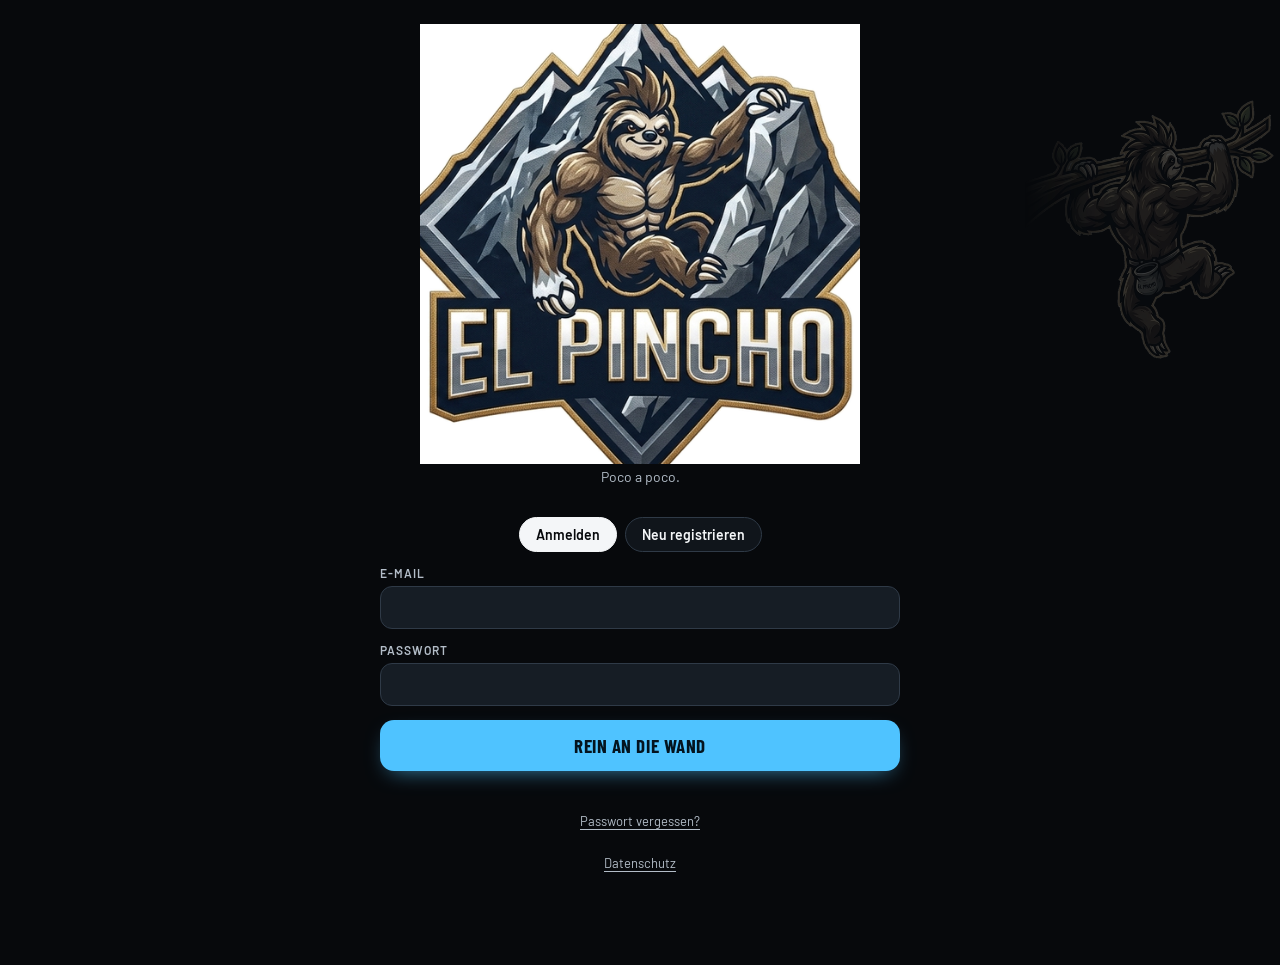
<file: index.html>
<!DOCTYPE html>
<html lang="de">
<head>
<meta charset="UTF-8">
<meta name="viewport" content="width=device-width, initial-scale=1, viewport-fit=cover">
<title>Pincho – Krafttraining fürs Klettern</title>
<meta name="theme-color" content="#07090c">
<link rel="manifest" href="./manifest.json">
<link rel="icon" href="./assets/icon-192-any.png" type="image/png">
<link rel="apple-touch-icon" href="./assets/icon-512-maskable.png">
<link rel="stylesheet" href="https://fonts.googleapis.com/css2?family=Barlow:wght@400;500;600;700&family=Barlow+Condensed:wght@500;600;700&display=swap">
<link rel="stylesheet" href="./css/01-basis.css">
<link rel="stylesheet" href="./css/02-bereiche.css">
<link rel="stylesheet" href="./css/03-ablauf.css">
<link rel="stylesheet" href="./css/04-look-basis.css">
<link rel="stylesheet" href="./css/05-look-board.css">
<link rel="stylesheet" href="./css/06-look-seiten.css">
<link rel="stylesheet" href="./css/07-faultier.css">
<link rel="stylesheet" href="./css/08-ablauf-ruhig.css">
<link rel="stylesheet" href="./css/09-ergaenzungen.css">
<link rel="stylesheet" href="./css/10-duell.css">
<link rel="stylesheet" href="./css/11-abwechslung.css">
</head>
<body>
<!-- Muskelfaultier (assets/sloth) dezent und dunkel im Hintergrund, rein dekorativ. -->
<div class="sloth-bg" aria-hidden="true"><img src="./assets/sloth/sloth-bg.png" alt=""></div>
<div id="app"></div>
<div id="toast-root"></div>

<!-- Reihenfolge zählt: alle Skripte teilen einen globalen Namensraum; main.js zuletzt. -->
<script src="./js/config.js"></script>
<script src="./js/data.js"></script>
<script src="./js/firebase.js"></script>
<script src="./js/sloth-rig-data.js"></script>
<script src="./js/sloth-rig.js"></script>
<script src="./js/core.js"></script>
<script src="./js/exercise-picker.js"></script>
<script src="./js/login.js"></script>
<script src="./js/shell.js"></script>
<script src="./js/plan.js"></script>
<script src="./js/log.js"></script>
<script src="./js/ausdauer.js"></script>
<script src="./js/flow.js"></script>
<script src="./js/gym.js"></script>
<script src="./js/fingerboard.js"></script>
<script src="./js/fb-builder.js"></script>
<script src="./js/fb-dice.js"></script>
<script src="./js/exercise-figures.js"></script>
<script src="./js/fb-blocks.js"></script>
<script src="./js/audio.js"></script>
<script src="./js/fb-runner.js"></script>
<script src="./js/progress.js"></script>
<script src="./js/cycle.js"></script>
<script src="./js/challenges.js"></script>
<script src="./js/privacy.js"></script>
<script src="./js/help.js"></script>
<script src="./js/custom-exercises.js"></script>
<script src="./js/konto.js"></script>
<script src="./js/watch-import.js"></script>
<script src="./js/main.js"></script>
<script>
  if ('serviceWorker' in navigator) {
    window.addEventListener('load', () => navigator.serviceWorker.register('./sw.js'));
  }
</script>
</body>
</html>
</file>
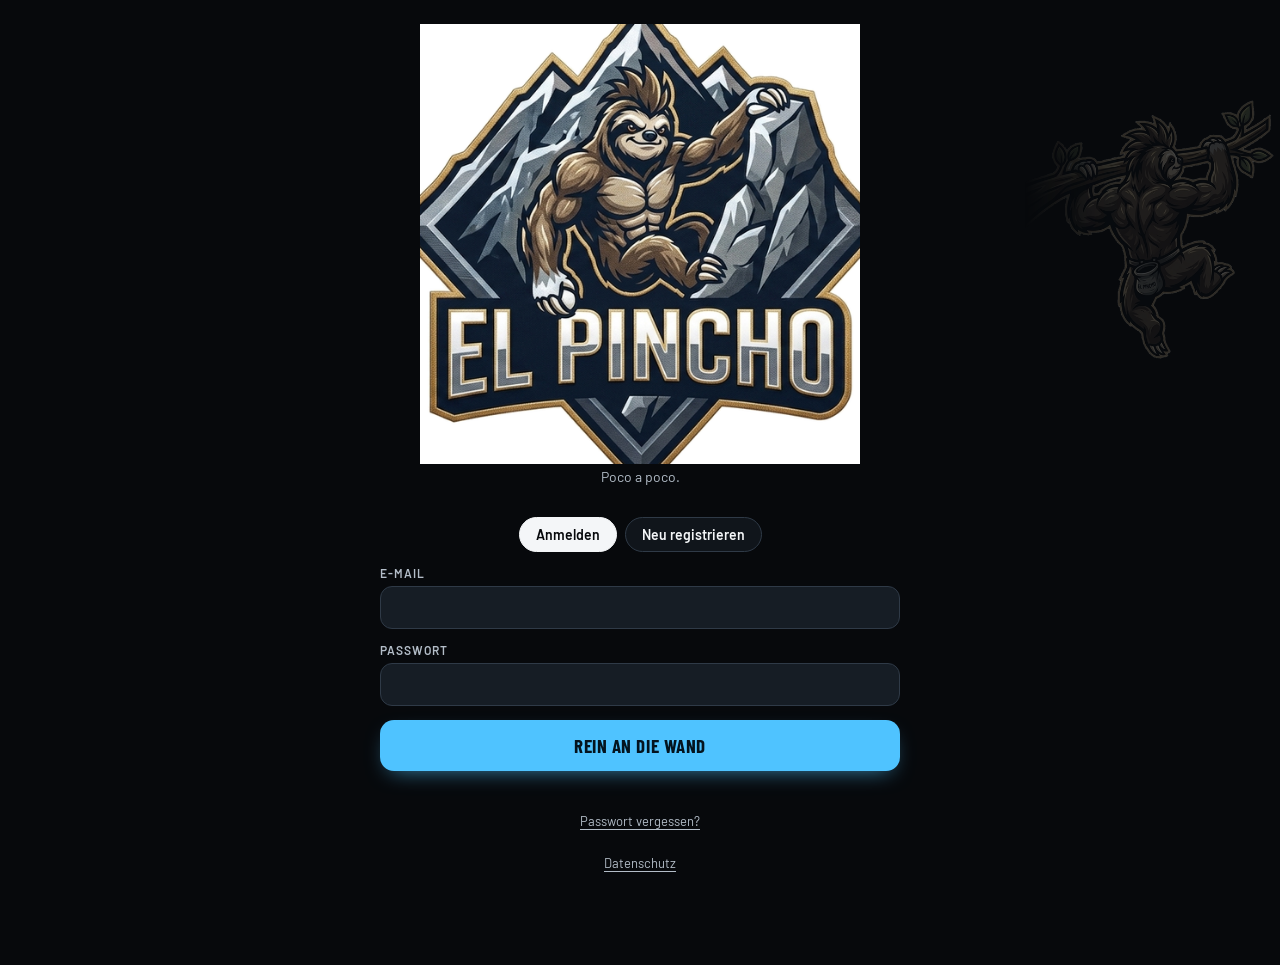
<file: beta/index.html>
<!DOCTYPE html>
<html lang="de">
<head>
<meta charset="UTF-8">
<meta name="viewport" content="width=device-width, initial-scale=1, viewport-fit=cover">
<title>Pincho Beta</title>
<meta name="theme-color" content="#07090c">
<link rel="manifest" href="./manifest.json">
<link rel="icon" href="../assets/icon-beta-192-any.png" type="image/png">
<link rel="apple-touch-icon" href="../assets/icon-beta-512-maskable.png">
<link rel="stylesheet" href="https://fonts.googleapis.com/css2?family=Barlow:wght@400;500;600;700&family=Barlow+Condensed:wght@500;600;700&display=swap">
<link rel="stylesheet" href="./css/01-basis.css">
<link rel="stylesheet" href="./css/02-bereiche.css">
<link rel="stylesheet" href="./css/03-ablauf.css">
<link rel="stylesheet" href="./css/04-look-basis.css">
<link rel="stylesheet" href="./css/05-look-board.css">
<link rel="stylesheet" href="./css/06-look-seiten.css">
<link rel="stylesheet" href="./css/07-faultier.css">
<link rel="stylesheet" href="./css/08-ablauf-ruhig.css">
<link rel="stylesheet" href="./css/09-ergaenzungen.css">
<link rel="stylesheet" href="./css/10-duell.css">
<link rel="stylesheet" href="./css/11-abwechslung.css">
</head>
<body>
<!-- Muskelfaultier (assets/sloth) dezent und dunkel im Hintergrund, rein dekorativ. -->
<div class="sloth-bg" aria-hidden="true"><img src="../assets/sloth/sloth-bg.png" alt=""></div>
<div id="app"></div>
<div id="toast-root"></div>

<!-- Reihenfolge zählt: alle Skripte teilen einen globalen Namensraum; main.js zuletzt. -->
<script src="./js/config.js"></script>
<script src="./js/data.js"></script>
<script src="./js/firebase.js"></script>
<script src="./js/sloth-rig-data.js"></script>
<script src="./js/sloth-rig.js"></script>
<script src="./js/core.js"></script>
<script src="./js/exercise-picker.js"></script>
<script src="./js/login.js"></script>
<script src="./js/shell.js"></script>
<script src="./js/plan.js"></script>
<script src="./js/log.js"></script>
<script src="./js/ausdauer.js"></script>
<script src="./js/flow.js"></script>
<script src="./js/gym.js"></script>
<script src="./js/fingerboard.js"></script>
<script src="./js/fb-builder.js"></script>
<script src="./js/fb-dice.js"></script>
<script src="./js/exercise-figures.js"></script>
<script src="./js/fb-blocks.js"></script>
<script src="./js/audio.js"></script>
<script src="./js/fb-runner.js"></script>
<script src="./js/progress.js"></script>
<script src="./js/cycle.js"></script>
<script src="./js/challenges.js"></script>
<script src="./js/privacy.js"></script>
<script src="./js/help.js"></script>
<script src="./js/custom-exercises.js"></script>
<script src="./js/konto.js"></script>
<script src="./js/watch-import.js"></script>
<script src="./js/main.js"></script>
<script>
  if ('serviceWorker' in navigator) {
    window.addEventListener('load', () => navigator.serviceWorker.register('./sw.js'));
  }
</script>
</body>
</html>
</file>
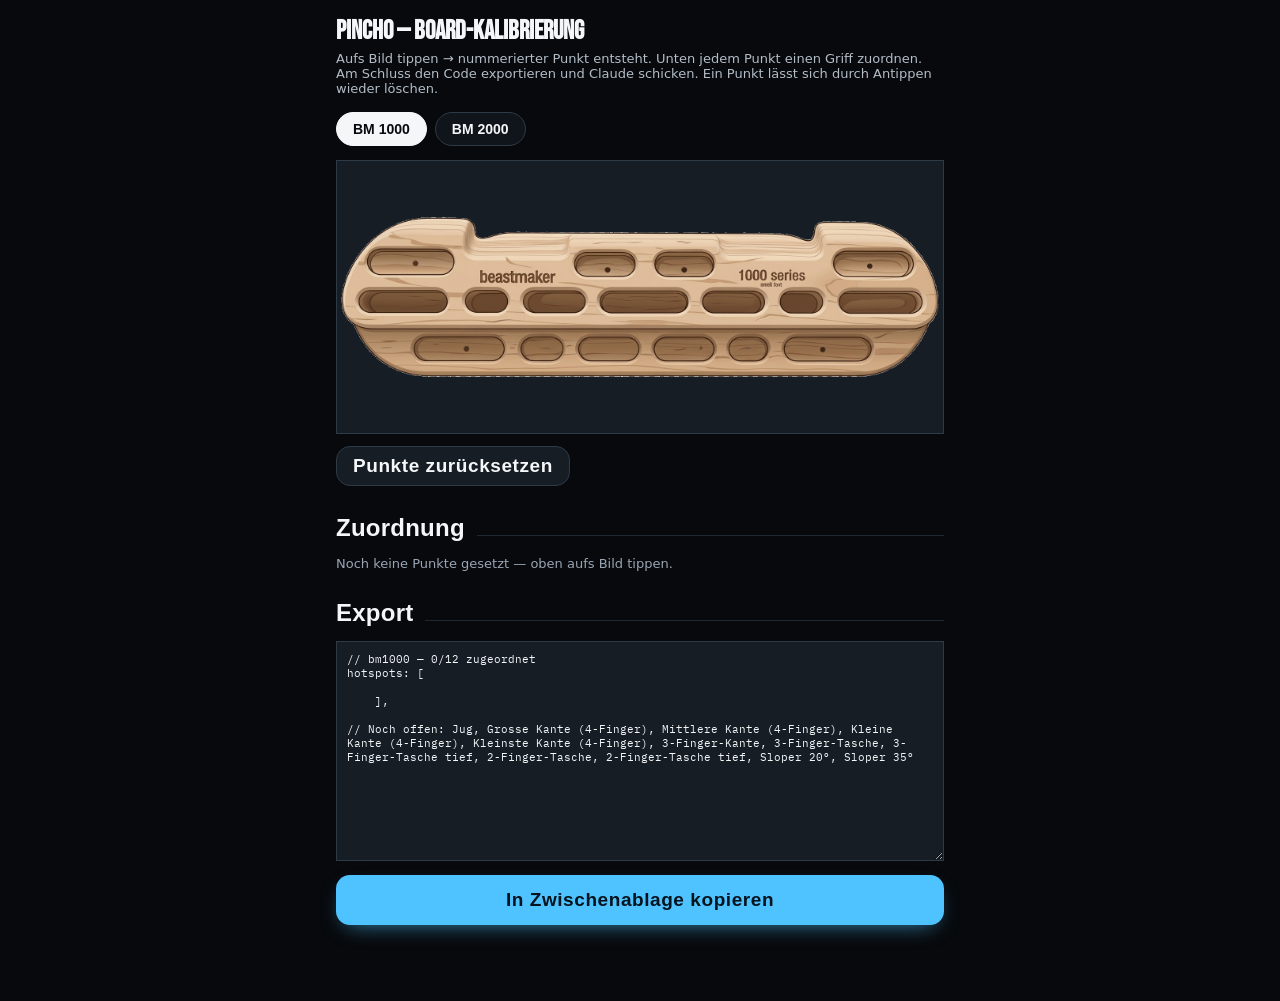
<file: calibrate.html>
<!DOCTYPE html>
<html lang="de">
<head>
<meta charset="UTF-8">
<meta name="viewport" content="width=device-width, initial-scale=1">
<title>Pincho – Board-Kalibrierung</title>
<link rel="stylesheet" href="https://fonts.googleapis.com/css2?family=Bebas+Neue&family=Work+Sans:wght@400;500;600;700&family=IBM+Plex+Mono:wght@400;500;600&display=swap">
<link rel="stylesheet" href="./css/01-basis.css">
<link rel="stylesheet" href="./css/02-bereiche.css">
<link rel="stylesheet" href="./css/03-ablauf.css">
<link rel="stylesheet" href="./css/04-look-basis.css">
<link rel="stylesheet" href="./css/05-look-board.css">
<link rel="stylesheet" href="./css/06-look-seiten.css">
<link rel="stylesheet" href="./css/07-faultier.css">
<link rel="stylesheet" href="./css/08-ablauf-ruhig.css">
<link rel="stylesheet" href="./css/09-ergaenzungen.css">
<link rel="stylesheet" href="./css/10-duell.css">
<link rel="stylesheet" href="./css/11-abwechslung.css">
<style>
  body { padding: 16px; padding-bottom: 40px; max-width: 640px; margin: 0 auto; }
  h1 { font-family: 'Bebas Neue', sans-serif; font-size: 26px; margin: 0 0 4px; }
  .intro { color: var(--ink-dim); font-size: 13px; margin: 0 0 16px; }

  .calib-wrap { position: relative; width: 100%; border: 1px solid var(--line); background: var(--surface-2); margin-bottom: 12px; }
  .calib-wrap img { width: 100%; display: block; cursor: crosshair; }
  .calib-pin {
    position: absolute; width: 26px; height: 26px; border-radius: 50%; background: var(--accent); color: var(--accent-ink);
    display: flex; align-items: center; justify-content: center; font-family: 'IBM Plex Mono', monospace; font-size: 12px; font-weight: 700;
    transform: translate(-50%, -50%); border: 2px solid var(--accent-ink); cursor: pointer;
  }
  .calib-pin.assigned { background: #7cff3f; }

  .legend-row { display: flex; gap: 8px; align-items: center; border: 1px solid var(--line); padding: 8px; margin-bottom: 6px; }
  .legend-row .num {
    flex-shrink: 0; width: 26px; height: 26px; border-radius: 50%; background: var(--surface-2); border: 1px solid var(--line);
    display: flex; align-items: center; justify-content: center; font-family: 'IBM Plex Mono', monospace; font-size: 12px;
  }
  .legend-row select { flex: 1; background: var(--surface-2); border: 1px solid var(--line); color: var(--ink); padding: 8px; font-size: 13px; }
  .legend-row button { flex-shrink: 0; background: none; border: 1px solid var(--line); color: var(--ink-faint); width: 26px; height: 26px; cursor: pointer; }

  textarea { width: 100%; min-height: 220px; font-family: 'IBM Plex Mono', monospace; font-size: 11px; background: var(--surface-2);
    border: 1px solid var(--line); color: var(--ink); padding: 10px; box-sizing: border-box; }
</style>
</head>
<body>

<h1>Pincho — Board-Kalibrierung</h1>
<p class="intro">Aufs Bild tippen → nummerierter Punkt entsteht. Unten jedem Punkt einen Griff zuordnen. Am Schluss den Code exportieren und Claude schicken. Ein Punkt lässt sich durch Antippen wieder löschen.</p>

<div class="chip-row" id="board-toggle">
  <button class="chip active" data-board="bm1000">BM 1000</button>
  <button class="chip" data-board="bm2000">BM 2000</button>
</div>

<div class="calib-wrap" id="calib-wrap">
  <img id="calib-img" src="" alt="">
</div>

<button class="btn ghost" id="reset-btn" style="width:auto;padding:8px 16px;margin-bottom:20px;">Punkte zurücksetzen</button>

<div class="sec-head"><h2 class="sec-title">Zuordnung</h2><div class="sec-rule"></div></div>
<div id="legend-list"></div>

<div class="sec-head"><h2 class="sec-title">Export</h2><div class="sec-rule"></div></div>
<textarea id="export-text" readonly></textarea>
<button class="btn" id="copy-btn" style="margin-top:10px;">In Zwischenablage kopieren</button>
<p class="mono" id="copy-hint" style="font-size:11px;color:var(--ink-faint);min-height:14px;"></p>

<script src="./js/config.js"></script>
<script src="./js/data.js"></script>
<script>
  let board = 'bm1000';
  const points = { bm1000: [], bm2000: [] };

  function render() {
    document.getElementById('calib-img').src = BOARDS[board].image;
    document.querySelectorAll('#board-toggle .chip').forEach((b) => b.classList.toggle('active', b.dataset.board === board));
    renderPins();
    renderLegend();
    renderExport();
  }

  function renderPins() {
    const wrap = document.getElementById('calib-wrap');
    wrap.querySelectorAll('.calib-pin').forEach((p) => p.remove());
    points[board].forEach((p, i) => {
      const el = document.createElement('div');
      el.className = 'calib-pin' + (p.grip ? ' assigned' : '');
      el.style.left = p.x + '%';
      el.style.top = p.y + '%';
      el.textContent = i + 1;
      el.onclick = (e) => {
        e.stopPropagation();
        if (confirm('Punkt ' + (i + 1) + ' löschen?')) { points[board].splice(i, 1); render(); }
      };
      wrap.appendChild(el);
    });
  }

  function renderLegend() {
    const holder = document.getElementById('legend-list');
    const grips = BOARDS[board].grips;
    holder.innerHTML = points[board].length ? points[board].map((p, i) => `
      <div class="legend-row">
        <span class="num">${i + 1}</span>
        <select data-i="${i}">
          <option value="">— Griff wählen —</option>
          ${grips.map((g) => `<option value="${g.id}" ${p.grip === g.id ? 'selected' : ''}>${g.label}${g.note ? ' · ' + g.note : ''}</option>`).join('')}
        </select>
        <button type="button" data-remove="${i}">×</button>
      </div>
    `).join('') : '<p style="color:var(--ink-faint);font-size:13px;">Noch keine Punkte gesetzt — oben aufs Bild tippen.</p>';

    holder.querySelectorAll('select').forEach((sel) => {
      sel.onchange = () => {
        points[board][Number(sel.dataset.i)].grip = sel.value || null;
        renderPins();
        renderExport();
      };
    });
    holder.querySelectorAll('[data-remove]').forEach((btn) => {
      btn.onclick = () => { points[board].splice(Number(btn.dataset.remove), 1); render(); };
    });
  }

  function renderExport() {
    const assigned = points[board].filter((p) => p.grip);
    const lines = assigned.map((p) => `      { grip: '${p.grip}', x: ${p.x}, y: ${p.y} },`).join('\n');
    const missing = BOARDS[board].grips.filter((g) => !assigned.some((p) => p.grip === g.id));
    let text = `// ${board} — ${assigned.length}/${BOARDS[board].grips.length} zugeordnet\nhotspots: [\n${lines}\n    ],`;
    if (missing.length) text += `\n\n// Noch offen: ${missing.map((g) => g.label).join(', ')}`;
    document.getElementById('export-text').value = text;
  }

  document.getElementById('calib-wrap').addEventListener('click', (e) => {
    if (e.target.closest('.calib-pin')) return;
    const rect = e.currentTarget.getBoundingClientRect();
    const x = Math.round(((e.clientX - rect.left) / rect.width) * 1000) / 10;
    const y = Math.round(((e.clientY - rect.top) / rect.height) * 1000) / 10;
    points[board].push({ x, y, grip: null });
    render();
  });

  document.getElementById('board-toggle').addEventListener('click', (e) => {
    const btn = e.target.closest('[data-board]');
    if (!btn) return;
    board = btn.dataset.board;
    render();
  });

  document.getElementById('reset-btn').onclick = () => {
    if (confirm('Alle Punkte für ' + BOARDS[board].label + ' löschen?')) { points[board] = []; render(); }
  };

  document.getElementById('copy-btn').onclick = () => {
    const ta = document.getElementById('export-text');
    ta.select();
    const hint = document.getElementById('copy-hint');
    navigator.clipboard?.writeText(ta.value)
      .then(() => { hint.textContent = 'Kopiert.'; })
      .catch(() => { hint.textContent = 'Kopieren fehlgeschlagen — Text oben manuell markieren.'; });
  };

  render();
</script>
</body>
</html>
</file>
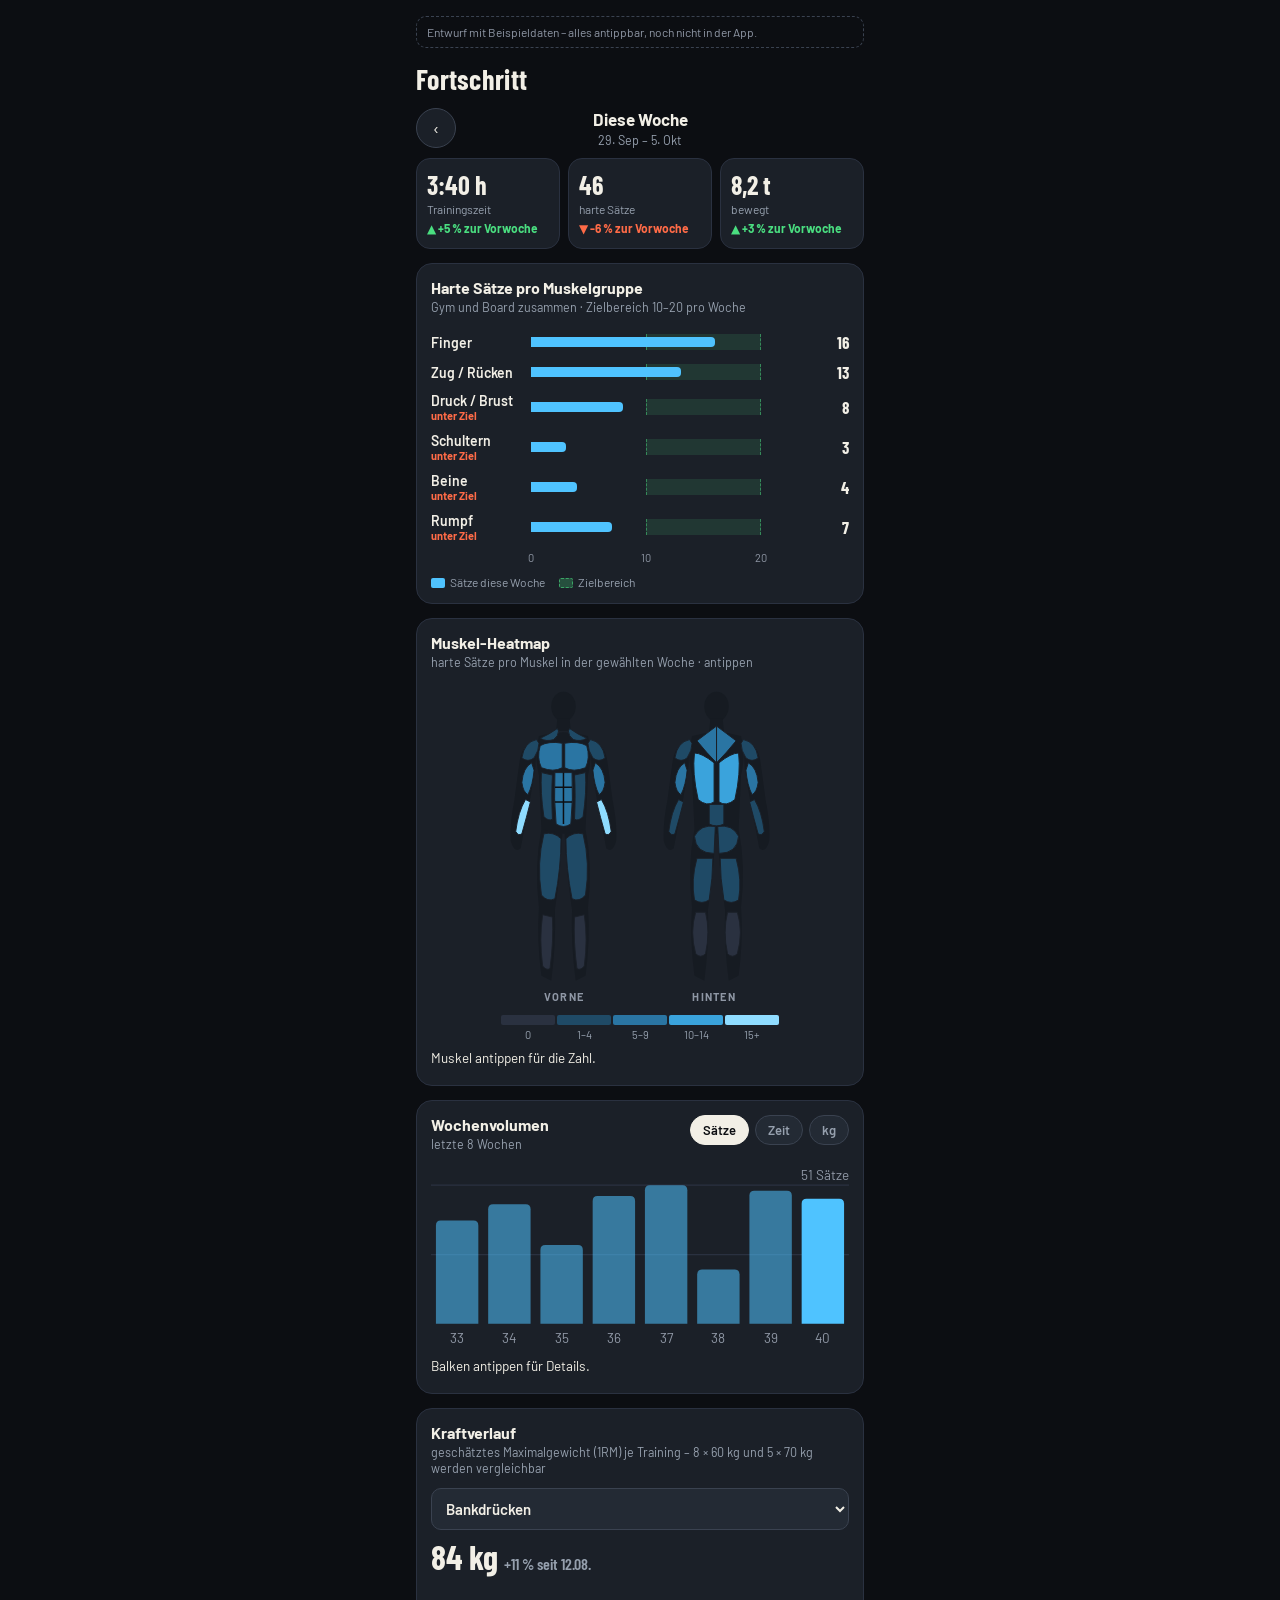
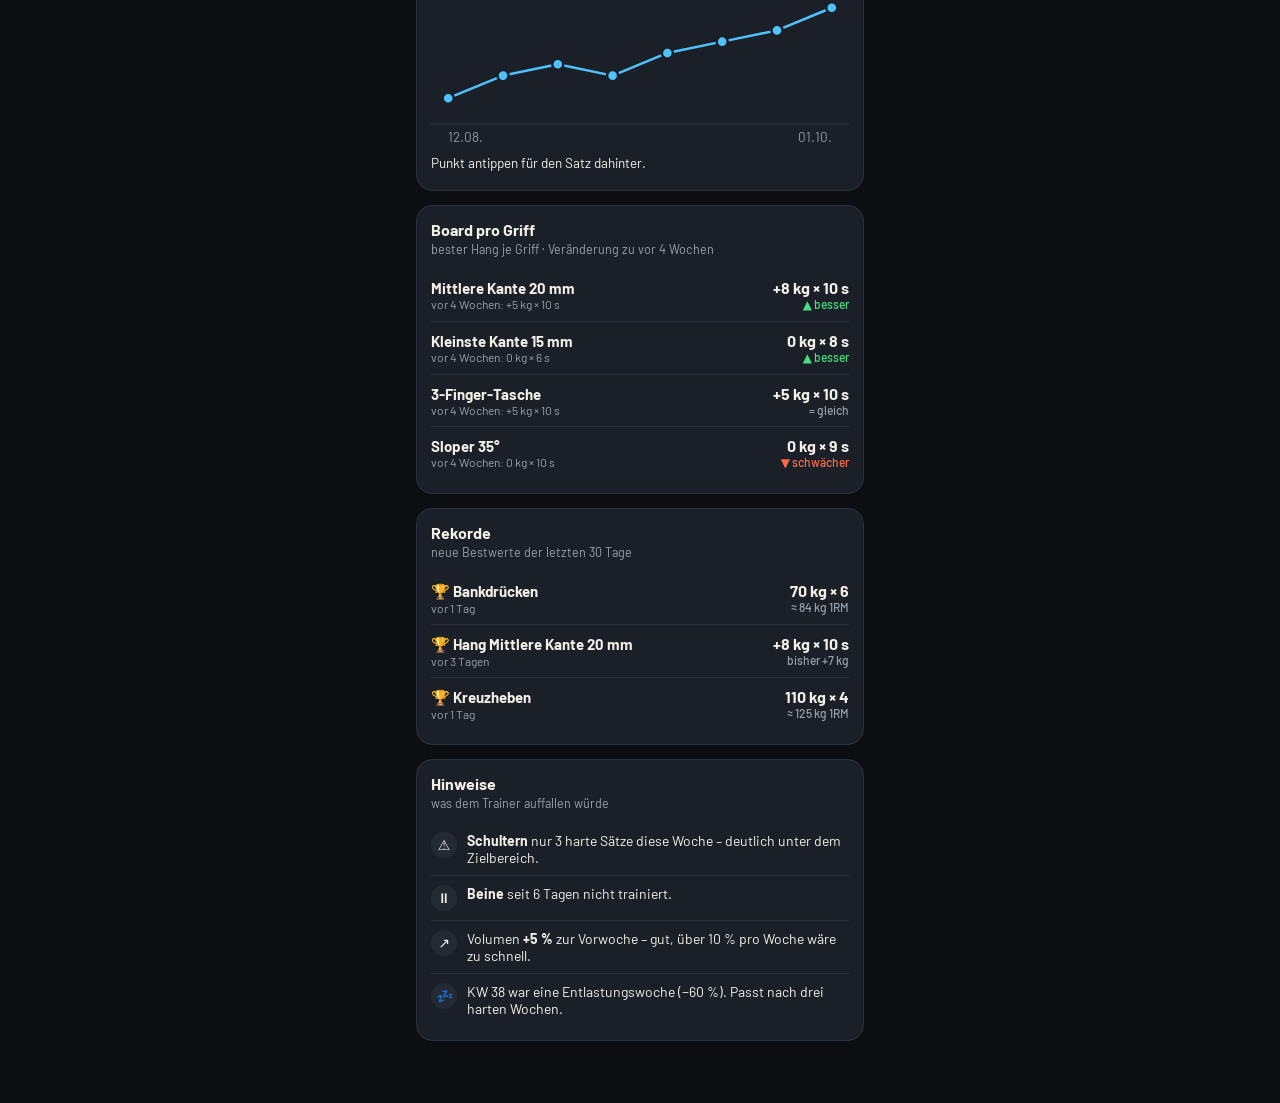
<file: beta/entwurf-fortschritt.html>
<!DOCTYPE html>
<html lang="de">
<head>
<meta charset="UTF-8">
<meta name="viewport" content="width=device-width, initial-scale=1, viewport-fit=cover">
<title>Pincho – Entwurf Fortschritt</title>
<meta name="theme-color" content="#0c0e12">
<link rel="stylesheet" href="https://fonts.googleapis.com/css2?family=Barlow:wght@400;500;600;700&family=Barlow+Condensed:wght@500;600;700&display=swap">
<!--
  Klickbarer Entwurf für die Fortschritt-Seite aus Trainer-Sicht, noch nicht
  in der App verdrahtet, Zahlen sind Beispieldaten. Ideen:
  - Woche im Mittelpunkt: Zeit, Sätze, Volumen mit Vergleich zur Vorwoche.
  - Harte Sätze pro Muskelgruppe mit Zielbereich 10–20 (gängige Trainer-Zahl).
  - Kraftverlauf als geschätztes Maximalgewicht (1RM), Board pro Griff.
  - Rekorde und kurze Hinweise statt Nullen-Tabellen.
-->
<style>
  :root {
    --bg: #0c0e12; --surface: #1b2028; --surface2: #232a34;
    --line: #3a4250; --line-soft: #2a3140;
    --ink: #f2efe6; --dim: #96a0ae; --faint: #8f97a5;
    --blue: #4fc3ff; --on-blue: #06202f; --orange: #ff6b47; --good: #4ade80;
  }
  * { box-sizing: border-box; margin: 0; padding: 0; }
  html, body { background: var(--bg); color: var(--ink); font-family: Barlow, system-ui, sans-serif; }
  body { -webkit-tap-highlight-color: transparent; }
  button { font: inherit; color: inherit; background: none; border: 0; cursor: pointer; }
  .wrap { max-width: 480px; margin: 0 auto; padding: 16px 16px 48px; }
  .draft { font-size: 12px; color: var(--faint); border: 1px dashed var(--line); border-radius: 10px; padding: 8px 10px; margin-bottom: 14px; }
  h1 { font: 700 28px 'Barlow Condensed', Barlow, sans-serif; letter-spacing: .01em; margin-bottom: 12px; }
  h2 { font-size: 16px; font-weight: 700; }
  .sub { font-size: 12.5px; color: var(--dim); margin-top: 2px; }
  .card { background: var(--surface); border: 1px solid var(--line-soft); border-radius: 16px; padding: 14px; margin-bottom: 14px; }
  .card-head { display: flex; justify-content: space-between; align-items: flex-start; gap: 10px; margin-bottom: 12px; flex-wrap: wrap; }
  .card-head .chips { flex-wrap: nowrap; }
  .chips { display: flex; gap: 6px; flex-wrap: wrap; }
  .chip { font-size: 13px; font-weight: 600; padding: 6px 12px; border-radius: 999px; border: 1px solid var(--line); background: var(--surface2); color: var(--dim); }
  .chip.on { background: var(--ink); color: var(--bg); border-color: var(--ink); }

  /* Woche: Kopf mit Pfeilen + drei Kacheln */
  .week-nav { display: flex; align-items: center; justify-content: space-between; margin-bottom: 10px; }
  .week-nav button { width: 40px; height: 40px; border-radius: 50%; border: 1px solid var(--line); background: var(--surface); font-size: 18px; }
  .week-nav button[hidden] { visibility: hidden; display: block; }
  .week-label { text-align: center; }
  .week-label b { display: block; font-size: 17px; }
  .tiles { display: grid; grid-template-columns: repeat(3, 1fr); gap: 8px; margin-bottom: 14px; }
  .tile { background: var(--surface); border: 1px solid var(--line-soft); border-radius: 14px; padding: 12px 10px; }
  .tile b { display: block; font: 700 26px 'Barlow Condensed', Barlow, sans-serif; line-height: 1.05; }
  .tile span { font-size: 12px; color: var(--dim); }
  .delta { display: block; font-size: 12px; font-weight: 700; margin-top: 4px; color: var(--dim); }
  .delta.up { color: var(--good); }
  .delta.down { color: var(--orange); }

  /* Sätze pro Muskelgruppe: Balken mit Zielbereich */
  .mg-row { display: grid; grid-template-columns: 92px 1fr 34px; align-items: center; gap: 8px; padding: 5px 0; }
  .mg-name { font-size: 14px; font-weight: 600; }
  .mg-track { position: relative; height: 16px; }
  .mg-band { position: absolute; top: 0; bottom: 0; background: rgba(74, 222, 128, .12); border-left: 1px dashed rgba(74, 222, 128, .5); border-right: 1px dashed rgba(74, 222, 128, .5); }
  .mg-bar { position: absolute; left: 0; top: 3px; height: 10px; background: var(--blue); border-radius: 0 4px 4px 0; }
  .mg-num { font: 700 17px 'Barlow Condensed', Barlow, sans-serif; text-align: right; }
  .mg-flag { font-size: 11px; color: var(--orange); font-weight: 700; }
  .mg-scale { display: grid; grid-template-columns: 92px 1fr 34px; gap: 8px; font-size: 11px; color: var(--faint); margin-top: 4px; }
  .mg-scale div { position: relative; height: 14px; }
  .mg-scale span { position: absolute; transform: translateX(-50%); }
  .legend { display: flex; gap: 14px; font-size: 12px; color: var(--dim); margin-top: 10px; flex-wrap: wrap; }
  .legend i { display: inline-block; width: 14px; height: 10px; border-radius: 2px; vertical-align: -1px; margin-right: 5px; }

  /* Muskel-Heatmap: Körperkarte aus der App, Farbe = Sätze (eine Farbe, dunkel → hell) */
  .heat-wrap { position: relative; max-width: 300px; margin: 0 auto; }
  .heat-map { width: 100%; }
  .heat-map .body-base { pointer-events: none; }
  .heat-map .body-base > *, .heat-map .body-base g > * { fill: #161b22; }
  .heat-map .body-deco { fill: none; stroke: var(--bg); stroke-width: 1.2; pointer-events: none; }
  .heat-map .zone path { stroke: var(--surface); stroke-width: .8; cursor: pointer; transition: opacity .15s; }
  .heat-map .zone.sel path { stroke: var(--ink); stroke-width: 1.6; }
  .heat-labels { display: flex; justify-content: space-around; font-size: 11px; letter-spacing: .12em; color: var(--faint); font-weight: 700; margin-top: 2px; }
  .heat-legend { display: flex; justify-content: center; gap: 2px; margin-top: 12px; font-size: 11px; color: var(--dim); }
  .heat-legend div { text-align: center; width: 54px; }
  .heat-legend i { display: block; height: 10px; border-radius: 2px; margin-bottom: 3px; }

  /* Diagramme */
  svg { display: block; width: 100%; overflow: visible; }
  .axis { font-size: 11px; fill: var(--faint); font-family: Barlow, sans-serif; }
  .grid { stroke: var(--line-soft); stroke-width: 1; }
  .readout { min-height: 22px; font-size: 13.5px; color: var(--ink); margin-top: 8px; }
  .readout b { font-weight: 700; }
  .hit { fill: transparent; cursor: pointer; }

  /* Listen */
  .row { display: flex; justify-content: space-between; align-items: baseline; gap: 10px; padding: 9px 0; border-top: 1px solid var(--line-soft); }
  .row:first-child { border-top: 0; }
  .row b { font-size: 15px; }
  .row small { display: block; font-size: 12px; color: var(--dim); }
  .row .val { text-align: right; font-weight: 700; white-space: nowrap; }
  .row .val small { font-weight: 500; }
  .hint { display: flex; gap: 10px; padding: 9px 0; border-top: 1px solid var(--line-soft); font-size: 14px; }
  .hint:first-child { border-top: 0; }
  .hint .ico { flex: none; width: 26px; height: 26px; border-radius: 50%; display: grid; place-items: center; font-size: 14px; background: var(--surface2); }
  select { width: 100%; font: 600 15px Barlow, sans-serif; color: var(--ink); background: var(--surface2); border: 1px solid var(--line); border-radius: 10px; padding: 10px; margin-bottom: 10px; }
  .big { font: 700 34px 'Barlow Condensed', Barlow, sans-serif; line-height: 1; }
  .big small { font-size: 16px; color: var(--dim); font-weight: 600; margin-left: 6px; }
</style>
</head>
<body>
<div class="wrap">
  <p class="draft">Entwurf mit Beispieldaten – alles antippbar, noch nicht in der App.</p>
  <h1>Fortschritt</h1>

  <div class="week-nav">
    <button type="button" id="wk-prev" aria-label="Vorherige Woche">‹</button>
    <div class="week-label"><b id="wk-title">Diese Woche</b><span class="sub" id="wk-range"></span></div>
    <button type="button" id="wk-next" aria-label="Nächste Woche">›</button>
  </div>
  <div class="tiles" id="tiles"></div>

  <section class="card">
    <div class="card-head">
      <div><h2>Harte Sätze pro Muskelgruppe</h2><p class="sub">Gym und Board zusammen · Zielbereich 10–20 pro Woche</p></div>
    </div>
    <div id="mg"></div>
    <div class="mg-scale" id="mg-scale"></div>
    <div class="legend"><span><i style="background:var(--blue)"></i>Sätze diese Woche</span><span><i style="background:rgba(74,222,128,.25);border:1px dashed rgba(74,222,128,.6)"></i>Zielbereich</span></div>
  </section>

  <section class="card">
    <div class="card-head">
      <div><h2>Muskel-Heatmap</h2><p class="sub">harte Sätze pro Muskel in der gewählten Woche · antippen</p></div>
    </div>
    <div class="heat-wrap">
      <svg viewBox="0 0 245 250" class="heat-map" id="heat" role="group" aria-label="Muskel-Heatmap"></svg>
      <div class="heat-labels"><span>VORNE</span><span>HINTEN</span></div>
    </div>
    <div class="heat-legend" id="heat-legend"></div>
    <p class="readout" id="heat-readout">Muskel antippen für die Zahl.</p>
  </section>

  <section class="card">
    <div class="card-head">
      <div><h2>Wochenvolumen</h2><p class="sub">letzte 8 Wochen</p></div>
      <div class="chips" id="vol-metric">
        <button type="button" class="chip on" data-m="sets">Sätze</button>
        <button type="button" class="chip" data-m="time">Zeit</button>
        <button type="button" class="chip" data-m="kg">kg</button>
      </div>
    </div>
    <div id="vol-chart"></div>
    <p class="readout" id="vol-readout">Balken antippen für Details.</p>
  </section>

  <section class="card">
    <div class="card-head"><div><h2>Kraftverlauf</h2><p class="sub">geschätztes Maximalgewicht (1RM) je Training – 8 × 60 kg und 5 × 70 kg werden vergleichbar</p></div></div>
    <select id="ex-pick"></select>
    <div class="big" id="ex-big"></div>
    <div id="ex-chart"></div>
    <p class="readout" id="ex-readout">Punkt antippen für den Satz dahinter.</p>
  </section>

  <section class="card">
    <div class="card-head"><div><h2>Board pro Griff</h2><p class="sub">bester Hang je Griff · Veränderung zu vor 4 Wochen</p></div></div>
    <div id="grips"></div>
  </section>

  <section class="card">
    <div class="card-head"><div><h2>Rekorde</h2><p class="sub">neue Bestwerte der letzten 30 Tage</p></div></div>
    <div id="prs"></div>
  </section>

  <section class="card">
    <div class="card-head"><div><h2>Hinweise</h2><p class="sub">was dem Trainer auffallen würde</p></div></div>
    <div id="hints"></div>
  </section>
</div>

<script>
/* ---------- Beispieldaten ---------- */
const WEEKS = [ // älteste zuerst; letzte = diese Woche
  { label: 'KW 33', range: '11.–17. Aug', sets: 38, min: 165, kg: 6400 },
  { label: 'KW 34', range: '18.–24. Aug', sets: 44, min: 190, kg: 7100 },
  { label: 'KW 35', range: '25.–31. Aug', sets: 29, min: 120, kg: 4900 },
  { label: 'KW 36', range: '1.–7. Sep', sets: 47, min: 205, kg: 7900 },
  { label: 'KW 37', range: '8.–14. Sep', sets: 51, min: 215, kg: 8300 },
  { label: 'KW 38', range: '15.–21. Sep', sets: 20, min: 85, kg: 3100 },
  { label: 'KW 39', range: '22.–28. Sep', sets: 49, min: 210, kg: 8000 },
  { label: 'KW 40', range: '29. Sep – 5. Okt', sets: 46, min: 220, kg: 8200 },
];
const MUSCLES = [ // harte Sätze je Woche (gleiche Reihenfolge wie WEEKS)
  { name: 'Finger', sets: [12, 14, 9, 15, 16, 6, 15, 16] },
  { name: 'Zug / Rücken', sets: [10, 12, 8, 13, 14, 5, 12, 13] },
  { name: 'Druck / Brust', sets: [6, 7, 4, 8, 8, 3, 9, 8] },
  { name: 'Schultern', sets: [4, 5, 3, 6, 6, 2, 5, 3] },
  { name: 'Beine', sets: [3, 4, 3, 3, 5, 2, 6, 4] },
  { name: 'Rumpf', sets: [5, 6, 4, 6, 7, 3, 8, 7] },
];
const EXERCISES = {
  'Bankdrücken': [[60, 8], [60, 9], [62.5, 8], [65, 6], [65, 7], [67.5, 6], [70, 5], [70, 6]],
  'Klimmzug (Zusatzgewicht)': [[10, 6], [10, 7], [12.5, 5], [12.5, 6], [15, 5], [15, 5], [17.5, 4], [17.5, 5]],
  'Kreuzheben': [[90, 6], [95, 5], [95, 6], [100, 5], [100, 5], [105, 4], [105, 5], [110, 4]],
};
const EX_DATES = ['12.08.', '19.08.', '27.08.', '03.09.', '10.09.', '17.09.', '24.09.', '01.10.'];
const GRIPS = [
  { name: 'Mittlere Kante 20 mm', now: '+8 kg × 10 s', before: '+5 kg × 10 s', trend: 'up' },
  { name: 'Kleinste Kante 15 mm', now: '0 kg × 8 s', before: '0 kg × 6 s', trend: 'up' },
  { name: '3-Finger-Tasche', now: '+5 kg × 10 s', before: '+5 kg × 10 s', trend: 'flat' },
  { name: 'Sloper 35°', now: '0 kg × 9 s', before: '0 kg × 10 s', trend: 'down' },
];
const PRS = [
  { name: 'Bankdrücken', val: '70 kg × 6', when: 'vor 1 Tag', est: '≈ 84 kg 1RM' },
  { name: 'Hang Mittlere Kante 20 mm', val: '+8 kg × 10 s', when: 'vor 3 Tagen', est: 'bisher +7 kg' },
  { name: 'Kreuzheben', val: '110 kg × 4', when: 'vor 1 Tag', est: '≈ 125 kg 1RM' },
];
const HINTS = [
  { ico: '⚠', text: '<b>Schultern</b> nur 3 harte Sätze diese Woche – deutlich unter dem Zielbereich.' },
  { ico: '⏸', text: '<b>Beine</b> seit 6 Tagen nicht trainiert.' },
  { ico: '↗', text: 'Volumen <b>+5 %</b> zur Vorwoche – gut, über 10 % pro Woche wäre zu schnell.' },
  { ico: '💤', text: 'KW 38 war eine Entlastungswoche (−60 %). Passt nach drei harten Wochen.' },
];

// Körperkarte wie in der App (app.js): Vorderansicht links, Rückansicht um 125 nach rechts
const BACK = (d) => `<path transform="translate(125 0)" d="${d}"/>`;
const FRONT = (d) => `<path d="${d}"/>`;
const MUSCLE_ZONES_SVG = {
  neck_traps: FRONT('M55 38 Q48 43 41 46 Q46 49 52 47 Q56 44 56 40 Z M65 38 Q72 43 79 46 Q74 49 68 47 Q64 44 64 40 Z'),
  shoulders: FRONT('M38 47 Q28 49 26 62 Q31 66 36 62 Q40 56 40 50 Z M82 47 Q92 49 94 62 Q89 66 84 62 Q80 56 80 50 Z'),
  chest: FRONT('M59 50 Q48 48 41 52 Q38 62 42 70 Q52 74 59 70 Z M61 50 Q72 48 79 52 Q82 62 78 70 Q68 74 61 70 Z'),
  biceps: FRONT('M34 66 Q27 70 26 82 Q27 90 31 92 Q35 84 36 72 Z M86 66 Q93 70 94 82 Q93 90 89 92 Q85 84 84 72 Z'),
  forearms_front: FRONT('M29 96 Q23 106 21 122 Q23 126 26 124 Q30 110 33 98 Z M91 96 Q97 106 99 122 Q97 126 94 124 Q90 110 87 98 Z'),
  abs: FRONT('M53 74 L67 74 Q68 96 66 116 Q60 120 54 116 Q52 96 53 74 Z'),
  obliques: FRONT('M42 74 Q41 90 44 110 Q48 114 51 112 Q50 92 51 76 Z M78 74 Q79 90 76 110 Q72 114 69 112 Q70 92 69 76 Z'),
  quads: FRONT('M44 124 Q38 148 42 174 Q47 180 53 177 Q58 152 58 128 Q52 122 44 124 Z M76 124 Q82 148 78 174 Q73 180 67 177 Q62 152 62 128 Q68 122 76 124 Z'),
  shins: FRONT('M43 190 Q40 210 43 232 Q46 236 49 234 Q52 212 51 192 Z M77 190 Q80 210 77 232 Q74 236 71 234 Q68 212 69 192 Z'),
  traps: BACK('M60 36 Q52 42 44 48 Q52 58 60 66 Z M60 36 Q68 42 76 48 Q68 58 60 66 Z'),
  rear_delts: BACK('M38 47 Q28 49 26 62 Q31 66 36 62 Q40 56 40 50 Z M82 47 Q92 49 94 62 Q89 66 84 62 Q80 56 80 50 Z'),
  lats: BACK('M58 66 Q48 58 42 58 Q40 74 45 96 Q52 102 58 98 Z M62 66 Q72 58 78 58 Q80 74 75 96 Q68 102 62 98 Z'),
  triceps: BACK('M34 66 Q27 70 26 82 Q27 90 31 92 Q35 84 36 72 Z M86 66 Q93 70 94 82 Q93 90 89 92 Q85 84 84 72 Z'),
  forearms_back: BACK('M29 96 Q23 106 21 122 Q23 126 26 124 Q30 110 33 98 Z M91 96 Q97 106 99 122 Q97 126 94 124 Q90 110 87 98 Z'),
  lower_back: BACK('M54 100 L66 100 L66 116 Q60 119 54 116 Z'),
  glutes: BACK('M59 118 Q47 116 42 126 Q43 140 58 140 Z M61 118 Q73 116 78 126 Q77 140 62 140 Z'),
  hamstrings: BACK('M44 144 Q39 162 42 178 Q48 182 54 178 Q57 160 57 144 Z M76 144 Q81 162 78 178 Q72 182 66 178 Q63 160 63 144 Z'),
  calves: BACK('M43 188 Q38 204 43 222 Q47 226 51 222 Q55 204 51 188 Z M77 188 Q82 204 77 222 Q73 226 69 222 Q65 204 69 188 Z'),
};
const BODY_FIGURE_BASE = `
  <ellipse cx="60" cy="20" rx="10" ry="12"/>
  <path d="M55 30 L65 30 L66 40 L54 40 Z"/>
  <path d="M40 44 Q60 38 80 44 Q84 60 80 76 L78 120 Q60 128 42 120 L40 76 Q36 60 40 44 Z"/>
  <path d="M38 48 Q26 50 24 66 L20 96 Q16 116 17 130 Q20 140 25 136 Q28 120 32 100 L37 70 Z M82 48 Q94 50 96 66 L100 96 Q104 116 103 130 Q100 140 95 136 Q92 120 88 100 L83 70 Z"/>
  <path d="M42 120 Q36 150 40 184 Q38 210 42 240 L50 244 Q54 214 53 186 Q58 152 59 124 Z M78 120 Q84 150 80 184 Q82 210 78 240 L70 244 Q66 214 67 186 Q62 152 61 124 Z"/>`;
const BODY_BASE_SVG = `<g class="body-base">${BODY_FIGURE_BASE}<g transform="translate(125 0)">${BODY_FIGURE_BASE}</g></g>`;
const BODY_DECO_SVG = '<path class="body-deco" d="M53 86 L67 86 M53 98 L67 98 M60 74 L60 116"/>';
const BODY_VIEWBOX = '0 0 245 250';
const MUSCLE_ZONE_LABEL = {
  neck_traps: 'Nacken', shoulders: 'Schultern', chest: 'Brust', biceps: 'Bizeps',
  forearms_front: 'Unterarm (Beuger)', abs: 'Bauch', obliques: 'Seitl. Bauch',
  quads: 'Quadrizeps', shins: 'Schienbein', traps: 'Trapezius', rear_delts: 'Hintere Schulter',
  lats: 'Latissimus', triceps: 'Trizeps', forearms_back: 'Unterarm (Strecker)',
  lower_back: 'Unterer Rücken', glutes: 'Gesäss', hamstrings: 'Hintere Oberschenkel', calves: 'Waden',
};
// Harte Sätze je Muskel und Woche (Beispiel; gleiche Reihenfolge wie WEEKS)
const ZONE_SETS = {
  forearms_front: [12, 14, 9, 15, 16, 6, 15, 16], forearms_back: [3, 4, 2, 4, 4, 1, 4, 4],
  lats: [10, 12, 8, 13, 14, 5, 12, 13], biceps: [6, 7, 5, 8, 8, 3, 7, 8], traps: [4, 5, 3, 5, 6, 2, 5, 5],
  rear_delts: [3, 4, 2, 4, 4, 1, 3, 2], shoulders: [4, 5, 3, 6, 6, 2, 5, 3], chest: [6, 7, 4, 8, 8, 3, 9, 8],
  triceps: [5, 6, 4, 7, 7, 2, 8, 7], neck_traps: [1, 2, 1, 2, 2, 0, 2, 1],
  abs: [5, 6, 4, 6, 7, 3, 8, 7], obliques: [2, 3, 2, 3, 3, 1, 4, 3], lower_back: [2, 3, 2, 3, 4, 1, 4, 3],
  quads: [3, 4, 3, 3, 5, 2, 6, 4], glutes: [3, 4, 3, 3, 5, 2, 6, 4], hamstrings: [2, 3, 2, 2, 4, 1, 5, 3],
  calves: [1, 1, 0, 2, 2, 0, 2, 0], shins: [0, 0, 0, 0, 1, 0, 0, 0],
};
// Stufen: 0 · 1–4 · 5–9 · 10–14 · 15+ (eine Farbe, je mehr desto heller)
const HEAT_STEPS = [
  { min: 0, label: '0', color: '#2a3140' },
  { min: 1, label: '1–4', color: '#1f4a66' },
  { min: 5, label: '5–9', color: '#2a75a3' },
  { min: 10, label: '10–14', color: '#3aa3dc' },
  { min: 15, label: '15+', color: '#8fdcff' },
];
const heatStep = (v) => [...HEAT_STEPS].reverse().find((h) => v >= h.min);
let heatSel = null;
function renderHeat() {
  const svg = document.getElementById('heat');
  const base = `<g class="body-base">${BODY_FIGURE_BASE}<g transform="translate(125 0)">${BODY_FIGURE_BASE}</g></g>`;
  const zones = Object.entries(MUSCLE_ZONES_SVG).map(([id, shape]) => {
    const v = ZONE_SETS[id] ? ZONE_SETS[id][wk] : 0;
    return `<g class="zone ${id === heatSel ? 'sel' : ''}" data-z="${id}" fill="${heatStep(v).color}"><title>${MUSCLE_ZONE_LABEL[id]}: ${v}</title>${shape}</g>`;
  }).join('');
  svg.innerHTML = base + zones + '<path class="body-deco" d="M53 86 L67 86 M53 98 L67 98 M60 74 L60 116"/>';
  svg.querySelectorAll('.zone').forEach((z) => {
    z.onclick = () => { heatSel = z.dataset.z; renderHeat(); };
  });
  if (heatSel) {
    const v = ZONE_SETS[heatSel][wk];
    document.getElementById('heat-readout').innerHTML = `<b>${MUSCLE_ZONE_LABEL[heatSel]}</b>: ${v} harte ${v === 1 ? 'Satz' : 'Sätze'} · ${v < 10 ? 'unter dem Zielbereich' : v > 20 ? 'über dem Zielbereich' : 'im Zielbereich'}`;
  }
  document.getElementById('heat-legend').innerHTML = HEAT_STEPS.map((h) => `<div><i style="background:${h.color}"></i>${h.label}</div>`).join('');
}

/* ---------- Woche ---------- */
let wk = WEEKS.length - 1;
const fmtMin = (m) => `${Math.floor(m / 60)}:${String(m % 60).padStart(2, '0')} h`;
const fmtKg = (k) => k >= 1000 ? `${(k / 1000).toFixed(1).replace('.', ',')} t` : `${k} kg`;
function deltaHtml(cur, prev) {
  if (prev == null) return '<span class="delta">–</span>';
  const p = Math.round(((cur - prev) / prev) * 100);
  return `<span class="delta ${p > 0 ? 'up' : p < 0 ? 'down' : ''}">${p > 0 ? '▲ +' : p < 0 ? '▼ ' : ''}${p} % zur Vorwoche</span>`;
}
function renderWeek() {
  const w = WEEKS[wk], p = WEEKS[wk - 1];
  document.getElementById('wk-title').textContent = wk === WEEKS.length - 1 ? 'Diese Woche' : w.label;
  document.getElementById('wk-range').textContent = w.range;
  document.getElementById('wk-prev').hidden = wk === 0;
  document.getElementById('wk-next').hidden = wk === WEEKS.length - 1;
  document.getElementById('tiles').innerHTML = `
    <div class="tile"><b>${fmtMin(w.min)}</b><span>Trainingszeit</span>${deltaHtml(w.min, p && p.min)}</div>
    <div class="tile"><b>${w.sets}</b><span>harte Sätze</span>${deltaHtml(w.sets, p && p.sets)}</div>
    <div class="tile"><b>${fmtKg(w.kg)}</b><span>bewegt</span>${deltaHtml(w.kg, p && p.kg)}</div>`;
  renderMuscles();
  renderHeat();
}
document.getElementById('wk-prev').onclick = () => { wk = Math.max(0, wk - 1); renderWeek(); };
document.getElementById('wk-next').onclick = () => { wk = Math.min(WEEKS.length - 1, wk + 1); renderWeek(); };

/* ---------- Muskelgruppen ---------- */
const MG_MAX = 24;
function renderMuscles() {
  const pct = (v) => `${(v / MG_MAX) * 100}%`;
  document.getElementById('mg').innerHTML = MUSCLES.map((m) => {
    const v = m.sets[wk];
    const flag = v < 10 ? '<div class="mg-flag">unter Ziel</div>' : v > 20 ? '<div class="mg-flag">viel</div>' : '';
    return `<div class="mg-row" title="${m.name}: ${v} harte Sätze">
      <div><div class="mg-name">${m.name}</div>${flag}</div>
      <div class="mg-track"><div class="mg-band" style="left:${pct(10)};width:${pct(10)}"></div><div class="mg-bar" style="width:${pct(v)}"></div></div>
      <div class="mg-num">${v}</div>
    </div>`;
  }).join('');
  document.getElementById('mg-scale').innerHTML = `<div></div><div>${[0, 10, 20].map((t) => `<span style="left:${pct(t)}">${t}</span>`).join('')}</div><div></div>`;
}

/* ---------- Wochenvolumen (Balken) ---------- */
let volMetric = 'sets';
const VOL = { sets: { key: 'sets', fmt: (v) => `${v} Sätze` }, time: { key: 'min', fmt: fmtMin }, kg: { key: 'kg', fmt: fmtKg } };
function renderVolume() {
  const m = VOL[volMetric];
  const vals = WEEKS.map((w) => w[m.key]);
  const max = Math.max(...vals) * 1.1;
  const W = 340, H = 150, padB = 20, bw = (W / vals.length) - 8;
  const y = (v) => (H - padB) - (v / max) * (H - padB - 6);
  let svg = `<svg viewBox="0 0 ${W} ${H}" role="img" aria-label="Wochenvolumen letzte 8 Wochen">`;
  [0.5, 1].forEach((f) => { const yy = y(max / 1.1 * f); svg += `<line class="grid" x1="0" x2="${W}" y1="${yy}" y2="${yy}"/>`; });
  vals.forEach((v, i) => {
    const x = i * (W / vals.length) + 4, top = y(v), h = (H - padB) - top;
    const cur = i === WEEKS.length - 1;
    svg += `<path d="M${x},${H - padB} V${top + 4} q0,-4 4,-4 h${bw - 8} q4,0 4,4 V${H - padB} Z" fill="var(--blue)" opacity="${cur ? 1 : 0.55}"/>`;
    svg += `<text class="axis" x="${x + bw / 2}" y="${H - 4}" text-anchor="middle">${WEEKS[i].label.replace('KW ', '')}</text>`;
    svg += `<rect class="hit" x="${x - 4}" y="0" width="${bw + 8}" height="${H}" data-i="${i}"/>`;
  });
  svg += `<text class="axis" x="${W}" y="${y(max / 1.1) - 4}" text-anchor="end">${m.fmt(Math.round(max / 1.1))}</text></svg>`;
  document.getElementById('vol-chart').innerHTML = svg;
  document.querySelectorAll('#vol-chart .hit').forEach((r) => {
    r.onclick = () => { const w = WEEKS[r.dataset.i]; document.getElementById('vol-readout').innerHTML = `<b>${w.label}</b> (${w.range}): ${m.fmt(w[m.key])}`; };
  });
}
document.querySelectorAll('#vol-metric .chip').forEach((b) => {
  b.onclick = () => { volMetric = b.dataset.m; document.querySelectorAll('#vol-metric .chip').forEach((x) => x.classList.toggle('on', x === b)); renderVolume(); document.getElementById('vol-readout').textContent = 'Balken antippen für Details.'; };
});

/* ---------- Kraftverlauf (Linie, 1RM nach Epley) ---------- */
const epley = (w, r) => Math.round(w * (1 + r / 30));
const pick = document.getElementById('ex-pick');
pick.innerHTML = Object.keys(EXERCISES).map((n) => `<option>${n}</option>`).join('');
function renderStrength() {
  const sets = EXERCISES[pick.value];
  const vals = sets.map(([w, r]) => epley(w, r));
  const first = vals[0], last = vals[vals.length - 1];
  const pct = Math.round(((last - first) / first) * 100);
  document.getElementById('ex-big').innerHTML = `${last} kg<small>${pct >= 0 ? '+' : ''}${pct} % seit ${EX_DATES[0]}</small>`;
  const W = 340, H = 140, pad = 14;
  const lo = Math.min(...vals) * 0.97, hi = Math.max(...vals) * 1.02;
  const x = (i) => pad + i * ((W - 2 * pad) / (vals.length - 1));
  const y = (v) => H - 18 - ((v - lo) / (hi - lo)) * (H - 30);
  let svg = `<svg viewBox="0 0 ${W} ${H}" role="img" aria-label="Geschätztes Maximalgewicht ${pick.value}">`;
  svg += `<line class="grid" x1="0" x2="${W}" y1="${H - 18}" y2="${H - 18}"/>`;
  svg += `<polyline points="${vals.map((v, i) => `${x(i)},${y(v)}`).join(' ')}" fill="none" stroke="var(--blue)" stroke-width="2" stroke-linejoin="round"/>`;
  vals.forEach((v, i) => {
    svg += `<circle cx="${x(i)}" cy="${y(v)}" r="4.5" fill="var(--blue)" stroke="var(--surface)" stroke-width="2"/>`;
    svg += `<circle class="hit" cx="${x(i)}" cy="${y(v)}" r="18" data-i="${i}"/>`;
  });
  [0, vals.length - 1].forEach((i) => { svg += `<text class="axis" x="${x(i)}" y="${H - 3}" text-anchor="${i ? 'end' : 'start'}">${EX_DATES[i]}</text>`; });
  svg += '</svg>';
  document.getElementById('ex-chart').innerHTML = svg;
  document.getElementById('ex-readout').textContent = 'Punkt antippen für den Satz dahinter.';
  document.querySelectorAll('#ex-chart .hit').forEach((c) => {
    c.onclick = () => { const i = Number(c.dataset.i); const [w, r] = sets[i]; document.getElementById('ex-readout').innerHTML = `<b>${EX_DATES[i]}</b>: ${String(w).replace('.', ',')} kg × ${r} → ≈ <b>${vals[i]} kg</b> 1RM`; };
  });
}
pick.onchange = renderStrength;

/* ---------- Listen ---------- */
document.getElementById('grips').innerHTML = GRIPS.map((g) => `
  <div class="row"><div><b>${g.name}</b><small>vor 4 Wochen: ${g.before}</small></div>
  <div class="val">${g.now}<small style="display:block;color:${g.trend === 'up' ? 'var(--good)' : g.trend === 'down' ? 'var(--orange)' : 'var(--dim)'}">${g.trend === 'up' ? '▲ besser' : g.trend === 'down' ? '▼ schwächer' : '= gleich'}</small></div></div>`).join('');
document.getElementById('prs').innerHTML = PRS.map((p) => `
  <div class="row"><div><b>🏆 ${p.name}</b><small>${p.when}</small></div><div class="val">${p.val}<small style="display:block">${p.est}</small></div></div>`).join('');
document.getElementById('hints').innerHTML = HINTS.map((h) => `<div class="hint"><span class="ico">${h.ico}</span><span>${h.text}</span></div>`).join('');

renderWeek();
renderVolume();
renderStrength();
</script>
</body>
</html>
</file>
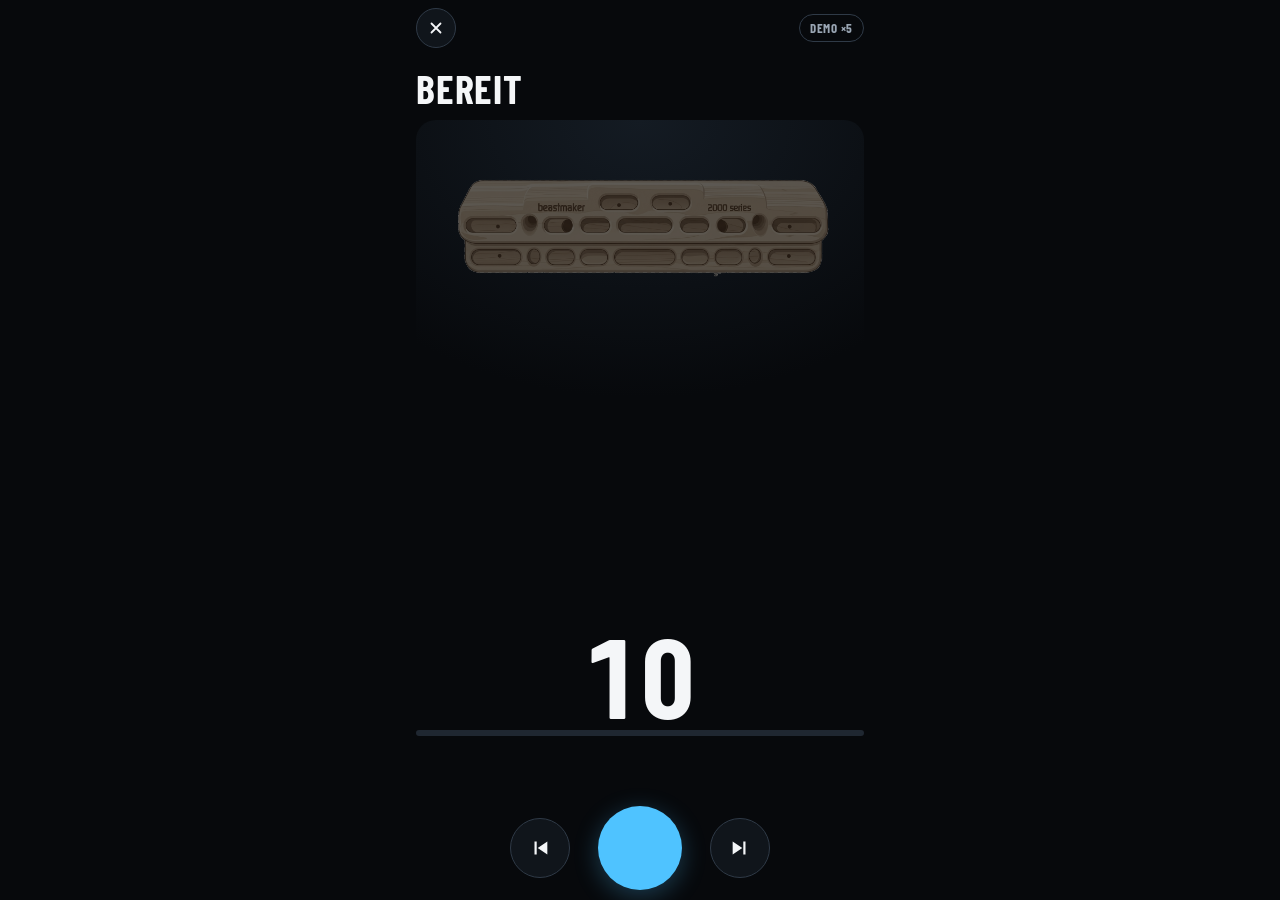
<file: beta/entwurf-timer.html>
<!DOCTYPE html>
<html lang="de">
<head>
<meta charset="UTF-8">
<meta name="viewport" content="width=device-width, initial-scale=1, viewport-fit=cover">
<title>Pincho – Entwurf Timer</title>
<meta name="theme-color" content="#07090c">
<link rel="stylesheet" href="https://fonts.googleapis.com/css2?family=Barlow:wght@400;500;600;700&family=Barlow+Condensed:wght@500;600;700&display=swap">
<!--
  Klickbarer Entwurf für den Ablauf-Bildschirm (Fingerboard-Timer), noch
  nicht in der App verdrahtet. Ziele:
  - Ein Bildschirm, feste Zeilen: nichts springt zwischen den Phasen, kein Scrollen.
  - Faultier hängt am gewählten Griff (statt an einer Stange unter dem Board).
  - Ein Zähler: Fortschritt als Segmente oben, Wiederholung im Phasen-Titel.
  - Bereit-Phase ersetzt Vorschau + "LOS" + Countdown-Screen.
  - Vibration + Ton beim Phasenwechsel, Bildschirm bleibt an (Wake Lock).
-->
<style>
  :root {
    --bg: #07090c; --surface: #10151b; --surface2: #161d25;
    --line: #2f3a47; --line-soft: #1f2731;
    --text: #f4f6f8; --muted: #b3bdc8; --quiet: #9aa6b4;
    --blue: #4fc3ff; --on-blue: #04141f; --orange: #ff6b47;
    --phase: var(--blue);
  }
  * { box-sizing: border-box; margin: 0; padding: 0; }
  html, body { height: 100%; background: var(--bg); color: var(--text); font-family: Barlow, system-ui, sans-serif; }
  body { overflow: hidden; -webkit-tap-highlight-color: transparent; }
  button { font: inherit; color: inherit; background: none; border: 0; cursor: pointer; }
  .cond { font-family: 'Barlow Condensed', Barlow, sans-serif; }

  /* Feste Zeilen: Kopf · Titel · Bühne · Zahl · Info · Steuerung */
  .screen {
    height: 100dvh; max-width: 480px; margin: 0 auto;
    display: grid; grid-template-rows: 56px 64px 1fr 128px 52px 104px;
    padding: env(safe-area-inset-top) 16px env(safe-area-inset-bottom);
  }
  .screen.pause { --phase: var(--orange); }
  .screen.ready, .screen.done { --phase: var(--text); }

  /* Kopf: Schliessen · Fortschritt · Demo-Tempo */
  .top { display: flex; align-items: center; gap: 12px; }
  .icon-btn { width: 40px; height: 40px; border-radius: 50%; border: 1px solid var(--line); background: var(--surface); display: grid; place-items: center; flex: none; }
  .icon-btn svg { width: 18px; height: 18px; }
  .segs { flex: 1; display: flex; gap: 3px; height: 6px; }
  .seg { flex: var(--w); background: var(--line-soft); border-radius: 3px; overflow: hidden; }
  .seg i { display: block; height: 100%; width: 0; background: var(--muted); }
  .seg.hang i { background: var(--blue); }
  .seg.pause i { background: var(--orange); }
  .speed { font-size: 13px; font-weight: 700; letter-spacing: .04em; padding: 0 10px; height: 28px; border-radius: 14px; border: 1px solid var(--line); color: var(--quiet); flex: none; }
  .speed.on { color: var(--on-blue); background: var(--blue); border-color: var(--blue); }

  /* Titel: Phase gross in Phasenfarbe, Wiederholung daneben */
  .title { display: flex; align-items: baseline; justify-content: space-between; align-self: center; }
  .phase { font-size: 40px; font-weight: 700; letter-spacing: .02em; color: var(--phase); text-transform: uppercase; line-height: 1; }
  .rep { font-size: 20px; font-weight: 600; color: var(--muted); }

  /* Bühne: Board + Faultier. Figur liegt über dem Board (Rückansicht = schaut aufs Board). */
  .stage { position: relative; overflow: hidden; border-radius: 20px; background: radial-gradient(120% 80% at 50% 0%, #141b23 0%, var(--bg) 70%); }
  .board { position: absolute; left: 4%; width: 92%; top: 14px; }
  .board img { display: block; width: 100%; height: auto; }
  .board img.dim { filter: brightness(.38) saturate(.6); }
  .board img.lit { position: absolute; inset: 0; clip-path: url(#grip-clip); }
  .measuring .sloth-rig g { animation: none !important; }
  .board svg.mask { position: absolute; inset: 0; width: 100%; height: 100%; }
  .grip-ring { fill: none; stroke: var(--phase); stroke-width: .7; }
  .screen.pause .grip-ring { stroke: var(--text); stroke-dasharray: 1.4 1; }
  .grip-tag { position: absolute; transform: translate(-50%, -100%); font-size: 12px; font-weight: 700; letter-spacing: .06em; text-transform: uppercase; color: var(--bg); background: var(--text); padding: 2px 8px; border-radius: 10px; white-space: nowrap; margin-top: -6px; }
  .fig { position: absolute; transition: opacity .25s; }
  .fig svg { display: block; width: 100%; height: 100%; overflow: visible; }
  .sloth-rig-bar { fill: #3b4048; }
  .sloth-rig-cable { fill: #6b7079; }
  .sloth-rig-shadow { fill: #000; opacity: .45; }
  .paused .sloth-rig g, .paused .sloth-rig image { animation-play-state: paused; }

  /* Zahl: gross, darunter Balken in Phasenfarbe */
  .count { display: flex; flex-direction: column; align-items: center; justify-content: center; gap: 6px; }
  .num { font-size: 112px; font-weight: 700; line-height: .9; font-variant-numeric: tabular-nums; color: var(--text); }
  .screen.pause .num { color: var(--orange); }
  .bar { width: 100%; height: 6px; border-radius: 3px; background: var(--line-soft); overflow: hidden; }
  .bar i { display: block; height: 100%; background: var(--phase); width: 0; }

  .info { text-align: center; align-self: center; }
  .info b { display: block; font-size: 17px; font-weight: 600; }
  .info span { font-size: 15px; color: var(--quiet); }

  /* Steuerung: immer an derselben Stelle */
  .controls { display: flex; align-items: center; justify-content: center; gap: 28px; }
  .ctl { width: 60px; height: 60px; border-radius: 50%; border: 1px solid var(--line); background: var(--surface); display: grid; place-items: center; }
  .ctl svg { width: 22px; height: 22px; }
  .ctl:disabled { visibility: hidden; }
  .main { width: 84px; height: 84px; border-radius: 50%; background: var(--blue); color: var(--on-blue); display: grid; place-items: center; box-shadow: 0 6px 24px rgba(79,195,255,.28); }
  .main svg { width: 32px; height: 32px; }
  .main.wide { width: auto; padding: 0 36px; border-radius: 42px; font-size: 24px; font-weight: 700; letter-spacing: .04em; }

  /* Rückfrage beim Schliessen */
  .sheet-bg { position: fixed; inset: 0; background: rgba(0,0,0,.55); display: none; align-items: flex-end; justify-content: center; }
  .sheet-bg.open { display: flex; }
  .sheet { width: 100%; max-width: 480px; background: var(--surface); border-top: 1px solid var(--line); border-radius: 20px 20px 0 0; padding: 22px 16px calc(22px + env(safe-area-inset-bottom)); display: grid; gap: 10px; }
  .sheet h2 { font-size: 26px; }
  .sheet p { color: var(--muted); margin-bottom: 6px; }
  .btn { height: 52px; border-radius: 14px; font-size: 18px; font-weight: 700; border: 1px solid var(--line); background: var(--surface2); }
  .btn.primary { background: var(--blue); color: var(--on-blue); border: 0; }
  .btn.danger { color: var(--orange); }

  @media (prefers-reduced-motion: reduce) {
    .sloth-rig g, .sloth-rig image { animation: none !important; }
  }
</style>
</head>
<body>
<main class="screen ready" id="screen">
  <div class="top">
    <button class="icon-btn" id="close" aria-label="Schliessen"><svg viewBox="0 0 24 24" fill="none" stroke="currentColor" stroke-width="2.4" stroke-linecap="round"><path d="M6 6l12 12M18 6L6 18"/></svg></button>
    <div class="segs" id="segs"></div>
    <button class="speed cond" id="speed" aria-pressed="false" title="Entwurf: Zeit fünfmal schneller">DEMO ×5</button>
  </div>
  <div class="title">
    <div class="phase cond" id="phase">Bereit</div>
    <div class="rep cond" id="rep"></div>
  </div>
  <div class="stage" id="stage">
    <div class="board" id="board">
      <img id="board-img" class="dim" src="../assets/board-bm2000.png" alt="Beastmaker 2000">
      <img class="lit" src="../assets/board-bm2000.png" alt="" aria-hidden="true">
      <svg class="mask" id="mask" viewBox="0 0 100 100" preserveAspectRatio="none"></svg>
      <svg width="0" height="0" style="position:absolute"><clipPath id="grip-clip" clipPathUnits="objectBoundingBox"></clipPath></svg>
    </div>
    <div class="fig" id="fig-hang"></div>
    <div class="fig" id="fig-stand"></div>
  </div>
  <div class="count">
    <div class="num cond" id="num">10</div>
    <div class="bar"><i id="bar"></i></div>
  </div>
  <div class="info">
    <b id="info-main"></b>
    <span id="info-next"></span>
  </div>
  <div class="controls">
    <button class="ctl" id="prev" aria-label="Zurück"><svg viewBox="0 0 24 24" fill="currentColor"><path d="M6 5h2.4v14H6zM20 5v14L9.5 12z"/></svg></button>
    <button class="main" id="main" aria-label="Start"></button>
    <button class="ctl" id="next" aria-label="Weiter"><svg viewBox="0 0 24 24" fill="currentColor"><path d="M15.6 5H18v14h-2.4zM4 5l10.5 7L4 19z"/></svg></button>
  </div>
</main>

<div class="sheet-bg" id="sheet">
  <div class="sheet">
    <h2 class="cond">Training beenden?</h2>
    <p>Bisher geschaffte Sätze werden gespeichert.</p>
    <button class="btn primary cond" id="sheet-stay">Weitermachen</button>
    <button class="btn danger cond" id="sheet-quit">Beenden</button>
  </div>
</div>

<script src="./sloth-rig.js"></script>
<script>
/* Griffe (Prozent vom Board-Bild, aus BOARDS.bm2000.hotspots in data.js) */
const GRIPS = {
  edge_small: { label: 'Kleine Kante', note: '20 mm · beidarmig', spots: [[51.17, 66.57, 14.88, 8.72]] },
  pocket2: { label: '2-Finger-Tasche', note: '30 mm · beidarmig', spots: [[39.1, 49.42, 7.18, 8.14], [63.25, 49.42, 6.92, 8.14]] },
};
/* Beispiel-Ablauf: zwei Hang-Blöcke */
const BLOCKS = [
  { grip: 'edge_small', reps: 3, hang: 7, rest: 30, after: 90 },
  { grip: 'pocket2', reps: 3, hang: 10, rest: 30, after: 0 },
];

/* Phasenliste: bereit → hang/pause … → fertig */
const phases = [{ kind: 'ready', dur: 10, block: 0 }];
BLOCKS.forEach((b, bi) => {
  for (let r = 0; r < b.reps; r++) {
    phases.push({ kind: 'hang', dur: b.hang, block: bi, rep: r });
    const last = r === b.reps - 1;
    const rest = last ? b.after : b.rest;
    if (rest) phases.push({ kind: 'pause', dur: rest, block: bi, rep: r, long: last });
  }
});
phases.push({ kind: 'done', dur: 0, block: BLOCKS.length - 1 });

const $ = (id) => document.getElementById(id);
const screen = $('screen');
let idx = 0, left = phases[0].dur, running = false, speed = 1, lastTick = 0;

/* Faultier: Hang-Pose ohne Stange (Hände am Board), Stand-Pose für Pausen */
/* Armspreizung f: 0 = Hände fast zusammen, 1 = wie die Stangen-Pose. Für jeden
   Griff wird f so gesucht, dass die Hände genau auf dem Griff (bzw. den zwei
   Griffen) liegen. */
const HANG = SLOTH_POSES.hang;
const NARROW = { uarm_l: -97, farm_l: -93, grip_l: -91, uarm_r: -83, farm_r: -87, grip_r: -89 };
function hangPose(f) {
  const name = 'boardhang' + Math.round(f * 1000);
  if (!SLOTH_POSES[name]) {
    const a = { ...HANG.a }, b = { ...HANG.b };
    for (const k of Object.keys(NARROW)) {
      a[k] = NARROW[k] + f * (HANG.a[k] - NARROW[k]);
      b[k] = a[k] + (HANG.b[k] - HANG.a[k]);
    }
    SLOTH_POSES[name] = { ...HANG, bar: false, a, b };
  }
  return name;
}
const spreadCache = {};
$('fig-stand').innerHTML = slothFigure('rest');

/* Fortschritt oben: ein Segment je Hang/Pause, Breite nach Dauer */
const workPhases = phases.filter((p) => p.kind === 'hang' || p.kind === 'pause');
$('segs').innerHTML = workPhases.map((p) => `<div class="seg ${p.kind}" style="--w:${p.dur}"><i></i></div>`).join('');

function curBlockForBoard() {
  const p = phases[idx];
  // In der Pause nach dem letzten Satz eines Blocks: schon den nächsten Griff zeigen
  if (p.kind === 'pause' && p.long && BLOCKS[p.block + 1]) return p.block + 1;
  return p.block;
}

function layout() {
  const stage = $('stage').getBoundingClientRect();
  const board = $('board').getBoundingClientRect();
  const g = GRIPS[BLOCKS[curBlockForBoard()].grip];
  const bx = board.left - stage.left, by = board.top - stage.top;
  // Griffmitte (bei zwei Griffen: Mitte dazwischen), Oberkante des Griffs
  const cx = g.spots.reduce((s, sp) => s + sp[0], 0) / g.spots.length;
  const cy = g.spots[0][1];
  const gx = bx + board.width * cx / 100;
  const gy = by + board.height * cy / 100;

  // Hang-Figur: Hände (Nullpunkt der Pose) auf die Griffmitte, Grösse passt in die Bühne
  const place = (f) => {
    $('fig-hang').innerHTML = slothFigure(hangPose(f));
    const hs = $('fig-hang').querySelector('svg');
    const [vx, vy, vw, vh] = hs.getAttribute('viewBox').split(' ').map(Number);
    const s = (stage.height - gy - 6) / (vh + vy);
    Object.assign($('fig-hang').style, { width: vw * s + 'px', height: vh * s + 'px', left: (gx + vx * s) + 'px', top: (gy + vy * s) + 'px' });
  };
  // Zielabstand der Hände: zwei Griffe = Abstand der Griffe, ein Griff = Hände nebeneinander darauf
  const target = g.spots.length > 1
    ? board.width * Math.abs(g.spots[1][0] - g.spots[0][0]) / 100
    : board.width * g.spots[0][2] / 100 * 0.55;
  const key = BLOCKS[curBlockForBoard()].grip + '@' + Math.round(board.width) + 'x' + Math.round(stage.height);
  if (spreadCache[key] == null) {
    screen.classList.add('measuring');
    let lo = -1, hi = 1.6;
    for (let i = 0; i < 9; i++) {
      const mid = (lo + hi) / 2;
      place(mid);
      const l = $('fig-hang').querySelector('.sp-grip_l image').getBoundingClientRect();
      const r = $('fig-hang').querySelector('.sp-grip_r image').getBoundingClientRect();
      const span = (r.left + r.width / 2) - (l.left + l.width / 2);
      if (span < target) lo = mid; else hi = mid;
    }
    spreadCache[key] = (lo + hi) / 2;
    screen.classList.remove('measuring');
  }
  place(spreadCache[key]);

  // Stand-Figur: Füsse auf den Bühnenboden, unter dem Board
  const ss = $('fig-stand').querySelector('svg');
  const [sx, sy, sw, sh] = ss.getAttribute('viewBox').split(' ').map(Number);
  const room = stage.height - (by + board.height) - 10;
  const k = room / sh;
  Object.assign($('fig-stand').style, { width: sw * k + 'px', height: sh * k + 'px', left: (stage.width / 2 + sx * k) + 'px', top: (stage.height - 8 - sh * k) + 'px' });
}

function drawBoard() {
  const p = phases[idx];
  const bi = curBlockForBoard();
  const g = GRIPS[BLOCKS[bi].grip];
  // Board abdunkeln, Griff(e) ausgespart
  const rings = g.spots.map(([x, y, w, h]) => `<rect class="grip-ring" x="${x - w / 2}" y="${y - h / 2}" width="${w}" height="${h}" rx="2.5" vector-effect="non-scaling-stroke" style="stroke-width:2.5px"/>`).join('');
  $('mask').innerHTML = rings;
  document.getElementById('grip-clip').innerHTML = g.spots.map(([x, y, w, h]) => `<rect x="${(x - w / 2) / 100}" y="${(y - h / 2) / 100}" width="${w / 100}" height="${h / 100}" rx=".02"/>`).join('');
  // Hinweis "Als Nächstes" nur in der Pause
  const old = $('board').querySelector('.grip-tag'); if (old) old.remove();
  if (p.kind === 'pause' || p.kind === 'ready') {
    const cx = g.spots.reduce((s, sp) => s + sp[0], 0) / g.spots.length;
    const top = Math.min(...g.spots.map((sp) => sp[1] - sp[3] / 2));
    $('board').insertAdjacentHTML('beforeend', `<div class="grip-tag cond" style="left:${cx}%;top:${top}%">${p.kind === 'ready' ? 'Hier hängen' : 'Als Nächstes'}</div>`);
  }
}

const ICON_PLAY = '<svg viewBox="0 0 24 24" fill="currentColor"><path d="M7 4.5v15L19.5 12z"/></svg>';
const ICON_PAUSE = '<svg viewBox="0 0 24 24" fill="currentColor"><path d="M6.5 4.5h4v15h-4zM13.5 4.5h4v15h-4z"/></svg>';

function render() {
  const p = phases[idx];
  const b = BLOCKS[p.block];
  const g = GRIPS[b.grip];
  screen.className = 'screen ' + p.kind + (running ? '' : ' paused');

  const titles = { ready: 'Bereit', hang: 'Hang', pause: p.long ? 'Lange Pause' : 'Pause', done: 'Geschafft' };
  $('phase').textContent = titles[p.kind];
  $('rep').textContent = p.kind === 'done' ? '' : `Satz ${(p.rep ?? 0) + 1}/${b.reps}` + (BLOCKS.length > 1 ? ` · Block ${p.block + 1}/${BLOCKS.length}` : '');

  const showHang = p.kind === 'hang';
  $('fig-hang').style.opacity = showHang ? 1 : 0;
  $('fig-stand').style.opacity = showHang ? 0 : 1;
  if (p.kind === 'done' && !$('fig-stand').querySelector('.sr-wave')) { $('fig-stand').innerHTML = slothFigure('wave'); layout(); }

  // Info: was jetzt, was danach
  const next = phases[idx + 1];
  const nb = BLOCKS[curBlockForBoard()], ng = GRIPS[nb.grip];
  if (p.kind === 'done') {
    $('info-main').textContent = `${BLOCKS.reduce((s, x) => s + x.reps, 0)} Hangs · ${fmt(totalWork())} am Board`;
    $('info-next').textContent = 'Wird gespeichert';
  } else if (p.kind === 'pause') {
    $('info-main').textContent = `${ng.label} · ${ng.note}`;
    $('info-next').textContent = `Danach: Hang ${nb.hang} s`;
  } else {
    $('info-main').textContent = `${g.label} · ${g.note}`;
    $('info-next').textContent = next && next.kind === 'pause' ? `Danach: Pause ${next.dur} s` : next && next.kind === 'hang' ? `Danach: Hang ${next.dur} s` : 'Danach: fertig';
  }

  drawBoard();
  renderClock();

  $('prev').disabled = idx === 0 || p.kind === 'done';
  $('next').disabled = p.kind === 'done';
  const main = $('main');
  main.classList.toggle('wide', p.kind === 'ready' || p.kind === 'done');
  if (p.kind === 'ready') { main.innerHTML = 'START'; main.setAttribute('aria-label', 'Start'); }
  else if (p.kind === 'done') { main.innerHTML = 'FERTIG'; main.setAttribute('aria-label', 'Fertig'); }
  else { main.innerHTML = running ? ICON_PAUSE : ICON_PLAY; main.setAttribute('aria-label', running ? 'Pausieren' : 'Weiter'); }
}

function renderClock() {
  const p = phases[idx];
  const shown = p.kind === 'done' ? '✓' : Math.ceil(left - 1e-6);
  $('num').textContent = p.kind === 'done' ? 'TOP' : (p.dur >= 60 && shown >= 60 ? fmt(shown) : String(shown).padStart(2, '0'));
  $('bar').style.width = p.dur ? (100 * (1 - left / p.dur)) + '%' : '100%';
  // Segmente oben
  const segs = $('segs').children;
  let wi = 0;
  phases.forEach((q, i) => {
    if (q.kind !== 'hang' && q.kind !== 'pause') return;
    const fill = i < idx ? 1 : i > idx ? 0 : 1 - left / q.dur;
    segs[wi++].firstChild.style.width = (fill * 100) + '%';
  });
}

function fmt(sec) { sec = Math.round(sec); return `${Math.floor(sec / 60)}:${String(sec % 60).padStart(2, '0')}`; }
function totalWork() { return BLOCKS.reduce((s, b) => s + b.reps * b.hang, 0); }

/* Ton + Vibration beim Phasenwechsel, Piepser in den letzten 3 Sekunden */
let audio;
function beep(freq = 880, ms = 120) {
  try {
    audio = audio || new (window.AudioContext || window.webkitAudioContext)();
    const o = audio.createOscillator(), g = audio.createGain();
    o.frequency.value = freq; g.gain.value = .12;
    o.connect(g).connect(audio.destination);
    o.start(); o.stop(audio.currentTime + ms / 1000);
  } catch (e) { /* ignorieren */ }
}
function buzz(pattern) { try { navigator.vibrate && navigator.vibrate(pattern); } catch (e) { /* ignorieren */ } }

let wakeLock = null;
async function keepAwake(on) {
  try {
    if (on && !wakeLock && navigator.wakeLock) wakeLock = await navigator.wakeLock.request('screen');
    if (!on && wakeLock) { await wakeLock.release(); wakeLock = null; }
  } catch (e) { /* ignorieren */ }
}

function go(to) {
  idx = Math.max(0, Math.min(phases.length - 1, to));
  left = phases[idx].dur;
  const k = phases[idx].kind;
  if (k === 'hang') { beep(1175, 220); buzz([60, 40, 60]); }
  else if (k === 'pause') { beep(660, 260); buzz(200); }
  else if (k === 'done') { beep(988, 400); buzz([80, 60, 80, 60, 200]); running = false; keepAwake(false); }
  layout();
  render();
}

function tick(now) {
  if (running) {
    const dt = (now - lastTick) / 1000 * speed;
    const before = Math.ceil(left);
    left -= dt;
    const after = Math.ceil(left);
    if (after !== before && after <= 3 && after > 0) beep(740, 80);
    if (left <= 0) go(idx + 1); else renderClock();
  }
  lastTick = now;
  requestAnimationFrame(tick);
}

$('main').onclick = () => {
  const p = phases[idx];
  if (p.kind === 'done') { location.reload(); return; }
  if (p.kind === 'ready') { running = true; keepAwake(true); go(1); return; }
  running = !running;
  keepAwake(running);
  render();
};
$('prev').onclick = () => go(idx - 1);
$('next').onclick = () => go(idx + 1);
$('speed').onclick = () => {
  speed = speed === 1 ? 5 : 1;
  $('speed').classList.toggle('on', speed !== 1);
  $('speed').setAttribute('aria-pressed', speed !== 1);
};
$('close').onclick = () => { $('sheet').classList.add('open'); };
$('sheet-stay').onclick = () => { $('sheet').classList.remove('open'); };
$('sheet-quit').onclick = () => { $('sheet').classList.remove('open'); running = false; keepAwake(false); go(phases.length - 1); };

/* Bereit-Phase zählt schon von selbst herunter */
running = true;
window.addEventListener('resize', () => { layout(); render(); });
$('board-img').decode ? $('board-img').decode().then(() => { layout(); render(); }).catch(() => { layout(); render(); }) : null;
window.addEventListener('load', () => { layout(); render(); });
layout(); render();
requestAnimationFrame((t) => { lastTick = t; tick(t); });
</script>
</body>
</html>
</file>
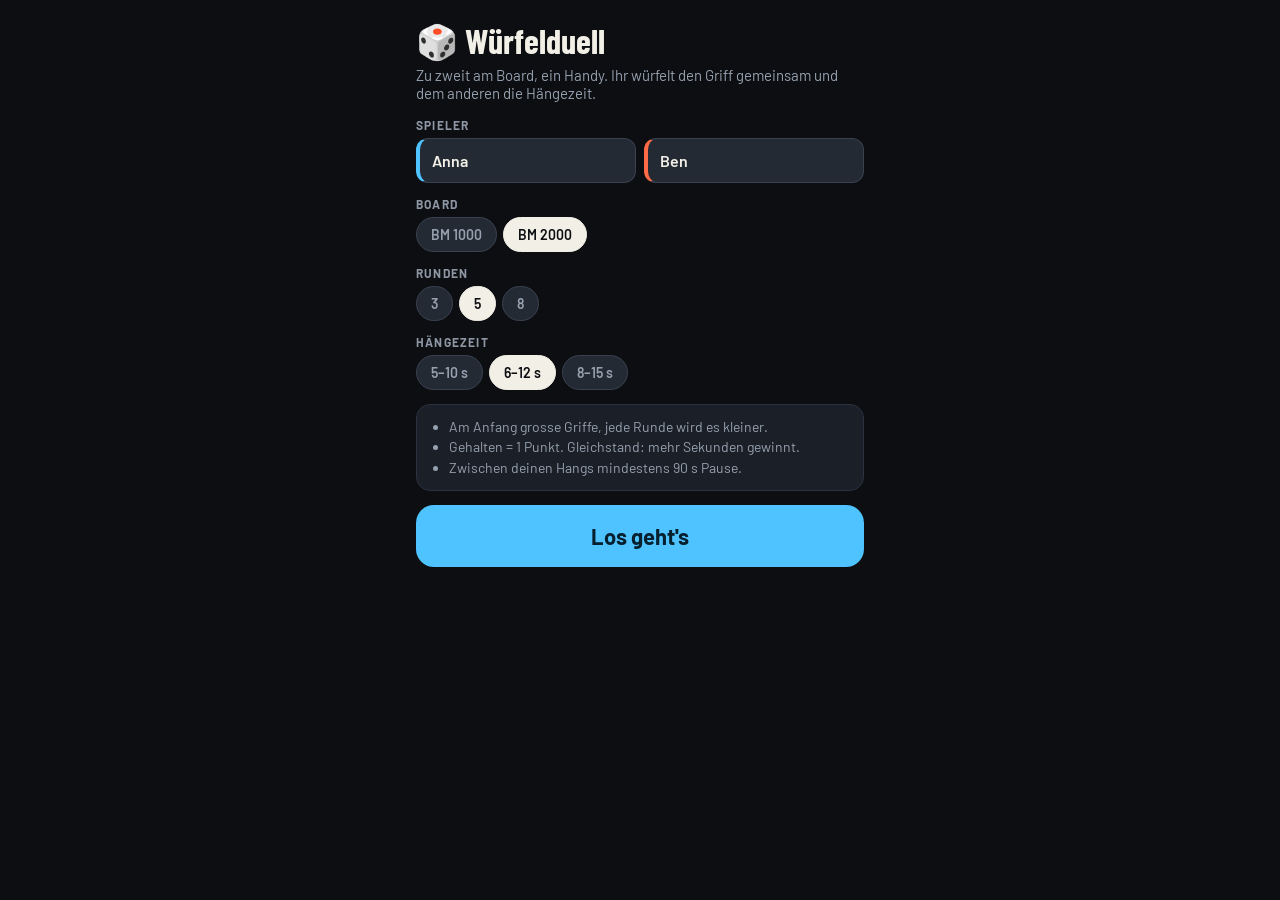
<file: beta/entwurf-wuerfelspiel.html>
<!DOCTYPE html>
<html lang="de">
<head>
<meta charset="UTF-8">
<meta name="viewport" content="width=device-width, initial-scale=1, viewport-fit=cover">
<title>Pincho – Entwurf Würfelspiel</title>
<meta name="theme-color" content="#0c0e12">
<link rel="stylesheet" href="https://fonts.googleapis.com/css2?family=Barlow:wght@400;500;600;700&family=Barlow+Condensed:wght@500;600;700&display=swap">
<!--
  Klickbarer Entwurf: Würfelduell für zwei am Board, EIN Handy (wird
  weitergereicht), noch ohne Joker. Ablauf je Runde:
  1. Gemeinsamer Griff wird gewürfelt (am Anfang nur grosse Griffe,
     dann immer kleiner; keine Monos, keine einarmigen Griffe).
  2. A würfelt B die Hängezeit (6–12 s), B hängt. Dann umgekehrt.
  3. Geschafft = 1 Punkt. Gleichstand am Ende: mehr gehaltene Sekunden gewinnt.
  Zwischen den eigenen Hangs mindestens 90 s Pause (Anzeige statt Start-Knopf).
  "Demo ×5" spult Zeiten schneller ab, nur für den Entwurf.
-->
<style>
  :root {
    --bg: #0c0e12; --surface: #1b2028; --surface2: #232a34;
    --line: #3a4250; --line-soft: #2a3140;
    --ink: #f2efe6; --dim: #96a0ae; --faint: #8f97a5;
    --blue: #4fc3ff; --on-blue: #06202f; --orange: #ff6b47; --good: #4ade80;
    --pa: #4fc3ff; --pb: #ff6b47;
  }
  * { box-sizing: border-box; margin: 0; padding: 0; }
  html, body { height: 100%; background: var(--bg); color: var(--ink); font-family: Barlow, system-ui, sans-serif; }
  body { -webkit-tap-highlight-color: transparent; }
  button { font: inherit; color: inherit; background: none; border: 0; cursor: pointer; }
  input { font: inherit; }
  .cond { font-family: 'Barlow Condensed', Barlow, sans-serif; }
  .screen { min-height: 100dvh; max-width: 480px; margin: 0 auto; display: flex; flex-direction: column; padding: 12px 16px calc(16px + env(safe-area-inset-bottom)); }

  /* Kopf: Punktestand + Runde + Demo */
  .top { display: flex; align-items: center; gap: 10px; height: 52px; }
  .score { flex: 1; display: flex; align-items: center; justify-content: center; gap: 10px; font-weight: 700; }
  .score .p { display: flex; align-items: center; gap: 6px; font-size: 15px; }
  .score .p i { width: 10px; height: 10px; border-radius: 50%; }
  .score .pts { font: 700 26px 'Barlow Condensed', sans-serif; }
  .score .colon { color: var(--faint); font-size: 20px; }
  .icon-btn { width: 40px; height: 40px; border-radius: 50%; border: 1px solid var(--line); background: var(--surface); display: grid; place-items: center; font-size: 16px; flex: none; }
  .speed { font-size: 12px; font-weight: 700; padding: 0 10px; height: 28px; border-radius: 14px; border: 1px solid var(--line); color: var(--faint); flex: none; }
  .speed.on { color: var(--on-blue); background: var(--blue); border-color: var(--blue); }
  .round { text-align: center; font-size: 12px; letter-spacing: .12em; text-transform: uppercase; color: var(--faint); font-weight: 700; margin: 4px 0 10px; }

  .main { flex: 1; display: flex; flex-direction: column; justify-content: center; gap: 14px; }
  .who { text-align: center; font-size: 18px; font-weight: 600; color: var(--dim); }
  .who b { color: var(--ink); }
  .tag { display: inline-block; padding: 2px 10px; border-radius: 999px; font-weight: 700; color: var(--bg); }

  /* Board mit markiertem Griff */
  .board { position: relative; border-radius: 16px; overflow: hidden; background: radial-gradient(120% 80% at 50% 0%, #141b23 0%, var(--bg) 70%); padding: 10px; }
  .board-in { position: relative; }
  .board img { display: block; width: 100%; }
  .dot { position: absolute; width: 22px; height: 22px; margin: -11px 0 0 -11px; border-radius: 50%; border: 3px solid var(--ink); background: rgba(79, 195, 255, .45); box-shadow: 0 0 0 4px rgba(79, 195, 255, .25); animation: pulse 1.4s ease-in-out infinite; }
  @keyframes pulse { 50% { box-shadow: 0 0 0 10px rgba(79, 195, 255, 0); } }
  .grip-name { text-align: center; }
  .grip-name b { display: block; font: 700 30px 'Barlow Condensed', sans-serif; line-height: 1.05; }
  .grip-name span { font-size: 15px; color: var(--dim); }
  .tier { display: flex; justify-content: center; gap: 4px; margin-top: 6px; }
  .tier i { width: 18px; height: 5px; border-radius: 3px; background: var(--line); }
  .tier i.on { background: var(--orange); }

  /* Würfel */
  .die { align-self: center; width: 150px; height: 150px; border-radius: 30px; background: var(--surface); border: 2px solid var(--line); display: grid; place-items: center; font: 700 76px 'Barlow Condensed', sans-serif; line-height: 1; }
  .die small { display: block; font-size: 20px; color: var(--dim); margin-top: -6px; text-align: center; }
  .die.rolling { animation: wobble .12s linear infinite; }
  .die.done { border-color: var(--blue); animation: pop .35s ease-out; }
  @keyframes wobble { 25% { transform: rotate(-6deg); } 75% { transform: rotate(6deg); } }
  @keyframes pop { 50% { transform: scale(1.08); } }

  /* Hang-Timer */
  .timer { align-self: center; position: relative; width: 240px; height: 240px; }
  .timer svg { width: 100%; height: 100%; transform: rotate(-90deg); }
  .timer .track { fill: none; stroke: var(--line-soft); stroke-width: 12; }
  .timer .ring { fill: none; stroke: var(--blue); stroke-width: 12; stroke-linecap: round; transition: stroke-dashoffset .1s linear; }
  .timer .num { position: absolute; inset: 0; display: grid; place-items: center; font: 700 96px 'Barlow Condensed', sans-serif; }
  .timer .num small { position: absolute; bottom: 52px; font: 600 15px Barlow, sans-serif; color: var(--dim); letter-spacing: .1em; text-transform: uppercase; }
  .count { align-self: center; font: 700 140px 'Barlow Condensed', sans-serif; color: var(--orange); }
  .rest { text-align: center; }
  .rest b { display: block; font: 700 54px 'Barlow Condensed', sans-serif; color: var(--orange); line-height: 1; }
  .rest span { color: var(--dim); }
  .result { text-align: center; }
  .result b { display: block; font: 700 46px 'Barlow Condensed', sans-serif; line-height: 1.05; }
  .result.ok b { color: var(--good); }
  .result.fail b { color: var(--orange); }
  .result span { color: var(--dim); font-size: 16px; }

  /* Steuerung unten */
  .actions { display: flex; flex-direction: column; gap: 8px; margin-top: 14px; }
  .btn { width: 100%; padding: 18px 12px; border-radius: 18px; background: var(--blue); color: var(--on-blue); font-size: 22px; font-weight: 700; }
  .btn.release { background: var(--orange); color: #210800; padding: 28px 12px; font-size: 26px; }
  .btn.ghost { background: var(--surface); color: var(--ink); border: 1px solid var(--line); font-size: 16px; padding: 12px; }
  .link { align-self: center; font-size: 14px; color: var(--dim); text-decoration: underline; padding: 6px; }

  /* Einstellungen / Ende */
  h1 { font: 700 34px 'Barlow Condensed', sans-serif; margin: 8px 0 4px; }
  .intro { color: var(--dim); font-size: 15px; margin-bottom: 16px; }
  .field { margin-bottom: 14px; }
  .field label { display: block; font-size: 12px; letter-spacing: .1em; text-transform: uppercase; color: var(--faint); font-weight: 700; margin-bottom: 6px; }
  .names { display: grid; grid-template-columns: 1fr 1fr; gap: 8px; }
  .names input { width: 100%; padding: 12px; border-radius: 12px; border: 1px solid var(--line); background: var(--surface2); color: var(--ink); font-size: 16px; font-weight: 600; }
  .names input:nth-child(1) { border-left: 4px solid var(--pa); }
  .names input:nth-child(2) { border-left: 4px solid var(--pb); }
  .chips { display: flex; gap: 6px; flex-wrap: wrap; }
  .chip { font-size: 14px; font-weight: 600; padding: 8px 14px; border-radius: 999px; border: 1px solid var(--line); background: var(--surface2); color: var(--dim); }
  .chip.on { background: var(--ink); color: var(--bg); border-color: var(--ink); }
  .rules { font-size: 14px; color: var(--dim); background: var(--surface); border: 1px solid var(--line-soft); border-radius: 14px; padding: 12px 14px; line-height: 1.45; }
  .rules li { margin-left: 18px; }
  table { width: 100%; border-collapse: collapse; font-size: 14px; }
  th, td { padding: 7px 4px; border-bottom: 1px solid var(--line-soft); text-align: left; }
  th { font-size: 11px; color: var(--faint); text-transform: uppercase; letter-spacing: .08em; }
  td.c, th.c { text-align: center; }
  .winner { text-align: center; }
  .winner b { display: block; font: 700 48px 'Barlow Condensed', sans-serif; line-height: 1; }
</style>
</head>
<body>
<div class="screen" id="app"></div>
<script src="./data.js"></script>
<script>
/* Schwierigkeit je Griff: 0 = Aufwärmen, 3 = klein. Monos und einarmige Griffe fehlen bewusst. */
const TIER = {
  jug: 0, edge_large: 0, sloper_easy: 0,
  edge_medium: 1, sloper_medium: 1, pocket3: 1, pocket3_deep: 1, pocket2_deep: 1, edge3: 1,
  edge_small: 2, pocket3_small: 2, pocket2: 2, pocket2_offset: 2, sloper_hard: 2,
  edge_xsmall: 3, pocket2_small: 3,
};
const REST_SEC = 90;
const g = {
  names: ['Anna', 'Ben'], board: 'bm2000', rounds: 5, min: 6, max: 12,
  round: 0, turn: 0, grip: null, rolled: null, score: [0, 0], held: [0, 0],
  lastHangEnd: [0, 0], log: [], screen: 'setup', speed: 1,
};
const app = document.getElementById('app');
const esc = (s) => String(s).replace(/[&<>"]/g, (c) => ({ '&': '&amp;', '<': '&lt;', '>': '&gt;', '"': '&quot;' }[c]));
const buzz = (p) => { try { navigator.vibrate && navigator.vibrate(p); } catch (e) { /* egal */ } };
const now = () => Date.now();
const fmt = (s) => `${Math.floor(s / 60)}:${String(s % 60).padStart(2, '0')}`;
let timer = null;
const stop = () => { clearInterval(timer); timer = null; };

function armNote(board, id) {
  const ov = (typeof GRIP_ARM_OVERRIDE !== 'undefined' && GRIP_ARM_OVERRIDE[board]) || {};
  return ov[id] || '';
}
function maxTier() { // Runde 1–2 nur grosse Griffe, dann immer kleiner
  const r = g.round + 1;
  return r <= 2 ? 1 : Math.min(3, 1 + Math.ceil((r - 2) / Math.max(1, (g.rounds - 2) / 2)));
}
function rollGrip() {
  const mt = maxTier();
  const pool = BOARDS[g.board].grips.filter((x) => TIER[x.id] != null && TIER[x.id] <= mt && armNote(g.board, x.id) !== 'einarmig' && (!g.grip || x.id !== g.grip.id));
  // In späteren Runden die schwerste erlaubte Stufe bevorzugen
  const weighted = pool.flatMap((x) => Array(g.round < 2 ? 1 : TIER[x.id] + 1).fill(x));
  return weighted[Math.floor(Math.random() * weighted.length)];
}
function gripHtml(grip) {
  const b = BOARDS[g.board];
  const dots = b.hotspots.filter((h) => h.grip === grip.id).map((h) => `<span class="dot" style="left:${h.hx ?? h.x}%;top:${h.hy ?? h.y}%"></span>`).join('');
  const t = TIER[grip.id];
  return `
    <div class="board"><div class="board-in"><img src="${b.image}" alt="${esc(b.label)}">${dots}</div></div>
    <div class="grip-name"><b>${esc(grip.label)}</b><span>${esc(grip.note || ' ')}</span>
      <div class="tier" aria-label="Schwierigkeit ${t + 1} von 4">${[0, 1, 2, 3].map((i) => `<i class="${i <= t ? 'on' : ''}"></i>`).join('')}</div></div>`;
}
function topBar(showRound = true) {
  return `
    <div class="top">
      <button class="icon-btn" id="quit" aria-label="Beenden">✕</button>
      <div class="score">
        <span class="p"><i style="background:var(--pa)"></i>${esc(g.names[0])}</span>
        <span class="pts">${g.score[0]}</span><span class="colon">:</span><span class="pts">${g.score[1]}</span>
        <span class="p">${esc(g.names[1])}<i style="background:var(--pb)"></i></span>
      </div>
      <button class="speed ${g.speed > 1 ? 'on' : ''}" id="speed">Demo ×5</button>
    </div>
    ${showRound ? `<div class="round">Runde ${g.round + 1} von ${g.rounds}</div>` : ''}`;
}
const tag = (i) => `<span class="tag" style="background:var(--p${i ? 'b' : 'a'})">${esc(g.names[i])}</span>`;
function wireTop() {
  const q = document.getElementById('quit');
  if (q) q.onclick = () => { if (confirm('Spiel beenden?')) { stop(); g.screen = 'setup'; render(); } };
  const s = document.getElementById('speed');
  if (s) s.onclick = () => { g.speed = g.speed > 1 ? 1 : 5; s.classList.toggle('on', g.speed > 1); };
}

/* Würfel: kurz durchrollen, dann stehen bleiben */
function rollDie(el, values, final, done) {
  el.classList.add('rolling');
  let n = 0;
  const id = setInterval(() => {
    el.firstChild.textContent = values[Math.floor(Math.random() * values.length)];
    if (++n > 10) {
      clearInterval(id);
      el.classList.remove('rolling');
      el.firstChild.textContent = final;
      el.classList.add('done');
      buzz(60);
      done();
    }
  }, 80);
}

function render() {
  stop();
  ({ setup, grip, rollTime, ready, countdown, hang, result, end }[g.screen])();
  wireTop();
}

function setup() {
  app.innerHTML = `
    <h1>🎲 Würfelduell</h1>
    <p class="intro">Zu zweit am Board, ein Handy. Ihr würfelt den Griff gemeinsam und dem anderen die Hängezeit.</p>
    <div class="field"><label>Spieler</label><div class="names"><input id="n0" value="${esc(g.names[0])}" maxlength="12"><input id="n1" value="${esc(g.names[1])}" maxlength="12"></div></div>
    <div class="field"><label>Board</label><div class="chips">${['bm1000', 'bm2000'].map((b) => `<button class="chip ${g.board === b ? 'on' : ''}" data-board="${b}">${b === 'bm1000' ? 'BM 1000' : 'BM 2000'}</button>`).join('')}</div></div>
    <div class="field"><label>Runden</label><div class="chips">${[3, 5, 8].map((r) => `<button class="chip ${g.rounds === r ? 'on' : ''}" data-rounds="${r}">${r}</button>`).join('')}</div></div>
    <div class="field"><label>Hängezeit</label><div class="chips">${[[5, 10], [6, 12], [8, 15]].map(([a, b]) => `<button class="chip ${g.min === a ? 'on' : ''}" data-range="${a}-${b}">${a}–${b} s</button>`).join('')}</div></div>
    <ul class="rules">
      <li>Am Anfang grosse Griffe, jede Runde wird es kleiner.</li>
      <li>Gehalten = 1 Punkt. Gleichstand: mehr Sekunden gewinnt.</li>
      <li>Zwischen deinen Hangs mindestens ${REST_SEC} s Pause.</li>
    </ul>
    <div class="actions"><button class="btn" id="go">Los geht's</button></div>`;
  app.querySelectorAll('[data-board]').forEach((b) => { b.onclick = () => { g.board = b.dataset.board; setup(); }; });
  app.querySelectorAll('[data-rounds]').forEach((b) => { b.onclick = () => { g.rounds = Number(b.dataset.rounds); setup(); }; });
  app.querySelectorAll('[data-range]').forEach((b) => { b.onclick = () => { [g.min, g.max] = b.dataset.range.split('-').map(Number); setup(); }; });
  ['n0', 'n1'].forEach((id, i) => { document.getElementById(id).oninput = (e) => { g.names[i] = e.target.value.trim() || (i ? 'B' : 'A'); }; });
  document.getElementById('go').onclick = () => {
    Object.assign(g, { round: 0, turn: 0, grip: null, score: [0, 0], held: [0, 0], lastHangEnd: [0, 0], log: [] });
    g.screen = 'grip'; render();
  };
}

function grip() {
  const pick = rollGrip();
  app.innerHTML = `${topBar()}
    <div class="main">
      <p class="who">Gemeinsamer Griff für diese Runde</p>
      <div id="grip-box" style="opacity:.25">${gripHtml(pick)}</div>
    </div>
    <div class="actions" id="act"><button class="btn" id="roll">🎲 Griff würfeln</button></div>`;
  document.getElementById('roll').onclick = () => {
    const box = document.getElementById('grip-box');
    const grips = BOARDS[g.board].grips.filter((x) => TIER[x.id] != null);
    let n = 0;
    document.getElementById('act').innerHTML = '';
    const id = setInterval(() => {
      box.innerHTML = gripHtml(grips[Math.floor(Math.random() * grips.length)]);
      if (++n > 9) {
        clearInterval(id);
        g.grip = pick;
        box.innerHTML = gripHtml(pick);
        box.style.opacity = 1;
        buzz(80);
        document.getElementById('act').innerHTML = `<button class="btn" id="next">Weiter: ${esc(g.names[1 - g.turn])} würfelt</button>`;
        document.getElementById('next').onclick = () => { g.screen = 'rollTime'; render(); };
      }
    }, 90);
  };
}

function rollTime() {
  const hanger = g.turn, roller = 1 - g.turn;
  const values = []; for (let s = g.min; s <= g.max; s++) values.push(s);
  app.innerHTML = `${topBar()}
    <div class="main">
      <p class="who">${tag(roller)} würfelt für ${tag(hanger)}</p>
      <div class="die" id="die"><span>?</span><small>Sek.</small></div>
      <p class="who" style="font-size:15px">${esc(g.grip.label)}</p>
    </div>
    <div class="actions" id="act"><button class="btn" id="roll">🎲 Zeit würfeln</button></div>`;
  document.getElementById('roll').onclick = () => {
    document.getElementById('act').innerHTML = '';
    g.rolled = values[Math.floor(Math.random() * values.length)];
    rollDie(document.getElementById('die'), values, g.rolled, () => {
      document.getElementById('act').innerHTML = `<button class="btn" id="next">Handy an ${esc(g.names[hanger])} →</button>`;
      document.getElementById('next').onclick = () => { g.screen = 'ready'; render(); };
    });
  };
}

function restLeft(i) {
  if (!g.lastHangEnd[i]) return 0;
  return Math.max(0, Math.ceil(REST_SEC - ((now() - g.lastHangEnd[i]) / 1000) * g.speed));
}
function ready() {
  const i = g.turn;
  const draw = () => {
    const left = restLeft(i);
    app.innerHTML = `${topBar()}
      <div class="main">
        <p class="who">${tag(i)} hängt <b>${g.rolled} s</b></p>
        ${gripHtml(g.grip)}
        ${left ? `<div class="rest"><b>${fmt(left)}</b><span>Pause für ${esc(g.names[i])}</span></div>` : ''}
      </div>
      <div class="actions">
        ${left ? '<button class="link" id="skip">Jetzt schon hängen</button>' : '<button class="btn" id="start">▶ Start</button>'}
      </div>`;
    wireTop();
    const st = document.getElementById('start');
    if (st) st.onclick = () => { g.screen = 'countdown'; render(); };
    const sk = document.getElementById('skip');
    if (sk) sk.onclick = () => { g.lastHangEnd[i] = 0; draw(); };
    return left;
  };
  if (draw()) timer = setInterval(() => { if (!draw()) { stop(); buzz([100, 60, 100]); } }, 1000);
}

function countdown() {
  let n = 3;
  app.innerHTML = `${topBar()}<div class="main"><p class="who">Hände an den Griff</p><div class="count cond" id="cnt">3</div></div>`;
  buzz(60);
  timer = setInterval(() => {
    n--;
    if (n <= 0) { g.screen = 'hang'; render(); return; }
    document.getElementById('cnt').textContent = n;
    buzz(60);
  }, 1000 / Math.min(g.speed, 2));
}

function hang() {
  const i = g.turn, target = g.rolled, L = 2 * Math.PI * 104;
  const started = now();
  app.innerHTML = `${topBar()}
    <div class="main">
      <p class="who">${tag(i)} · ${esc(g.grip.label)}</p>
      <div class="timer"><svg viewBox="0 0 240 240"><circle class="track" cx="120" cy="120" r="104"/><circle class="ring" id="ring" cx="120" cy="120" r="104" stroke-dasharray="${L}" stroke-dashoffset="0"/></svg>
        <div class="num"><span id="num">${target}</span><small>hängen</small></div></div>
    </div>
    <div class="actions"><button class="btn release" id="rel">Losgelassen</button></div>`;
  const finish = (heldSec, ok) => {
    stop();
    g.lastHangEnd[i] = now();
    g.held[i] += heldSec;
    if (ok) g.score[i]++;
    g.log.push({ round: g.round, who: i, grip: g.grip.label, target, held: heldSec, ok });
    buzz(ok ? [80, 60, 200] : 300);
    g.screen = 'result'; render();
  };
  timer = setInterval(() => {
    const el = ((now() - started) / 1000) * g.speed;
    const left = Math.max(0, target - el);
    document.getElementById('num').textContent = Math.ceil(left);
    document.getElementById('ring').style.strokeDashoffset = String(L * (el / target));
    if (left <= 0) finish(target, true);
  }, 100);
  document.getElementById('rel').onclick = () => {
    const el = Math.min(target, Math.floor(((now() - started) / 1000) * g.speed));
    finish(el, el >= target);
  };
}

function result() {
  const last = g.log[g.log.length - 1];
  const bothDone = g.log.filter((l) => l.round === g.round).length === 2;
  const lastRound = g.round + 1 >= g.rounds;
  app.innerHTML = `${topBar()}
    <div class="main">
      <div class="result ${last.ok ? 'ok' : 'fail'}">
        <b>${last.ok ? 'Gehalten! +1' : 'Losgelassen'}</b>
        <span>${esc(g.names[last.who])}: ${last.held} von ${last.target} s</span>
      </div>
    </div>
    <div class="actions"><button class="btn" id="next">${!bothDone ? `Jetzt ${esc(g.names[1 - last.who])}` : lastRound ? 'Zum Ergebnis' : 'Nächste Runde'}</button></div>`;
  document.getElementById('next').onclick = () => {
    if (!bothDone) { g.turn = 1 - g.turn; g.screen = 'rollTime'; }
    else if (lastRound) g.screen = 'end';
    else { g.round++; g.turn = g.round % 2; g.screen = 'grip'; } // abwechselnd beginnen
    render();
  };
}

function end() {
  const [a, b] = g.score;
  const w = a !== b ? (a > b ? 0 : 1) : g.held[0] !== g.held[1] ? (g.held[0] > g.held[1] ? 0 : 1) : -1;
  const rows = [];
  for (let r = 0; r < g.rounds; r++) {
    const l = g.log.filter((x) => x.round === r);
    if (!l.length) continue;
    const cell = (i) => { const x = l.find((y) => y.who === i); return x ? `${x.ok ? '✓' : '✗'} ${x.held}/${x.target}s` : '–'; };
    rows.push(`<tr><td>${r + 1}</td><td>${esc(l[0].grip)}</td><td class="c">${cell(0)}</td><td class="c">${cell(1)}</td></tr>`);
  }
  app.innerHTML = `${topBar(false)}
    <div class="main">
      <div class="winner">${w < 0 ? '<b>Unentschieden</b>' : `<span>🏆 Sieg für</span><b style="color:var(--p${w ? 'b' : 'a'})">${esc(g.names[w])}</b>`}
        <p class="who" style="font-size:14px;margin-top:6px">${a} : ${b} Punkte · ${g.held[0]} s : ${g.held[1]} s gehalten${a === b && w >= 0 ? ' (entscheidet)' : ''}</p></div>
      <table><thead><tr><th>#</th><th>Griff</th><th class="c">${esc(g.names[0])}</th><th class="c">${esc(g.names[1])}</th></tr></thead><tbody>${rows.join('')}</tbody></table>
    </div>
    <div class="actions"><button class="btn" id="again">Revanche</button><button class="btn ghost" id="setup">Einstellungen</button></div>`;
  document.getElementById('again').onclick = () => { Object.assign(g, { round: 0, turn: 0, grip: null, score: [0, 0], held: [0, 0], lastHangEnd: [0, 0], log: [] }); g.screen = 'grip'; render(); };
  document.getElementById('setup').onclick = () => { g.screen = 'setup'; render(); };
}

render();
</script>
</body>
</html>
</file>
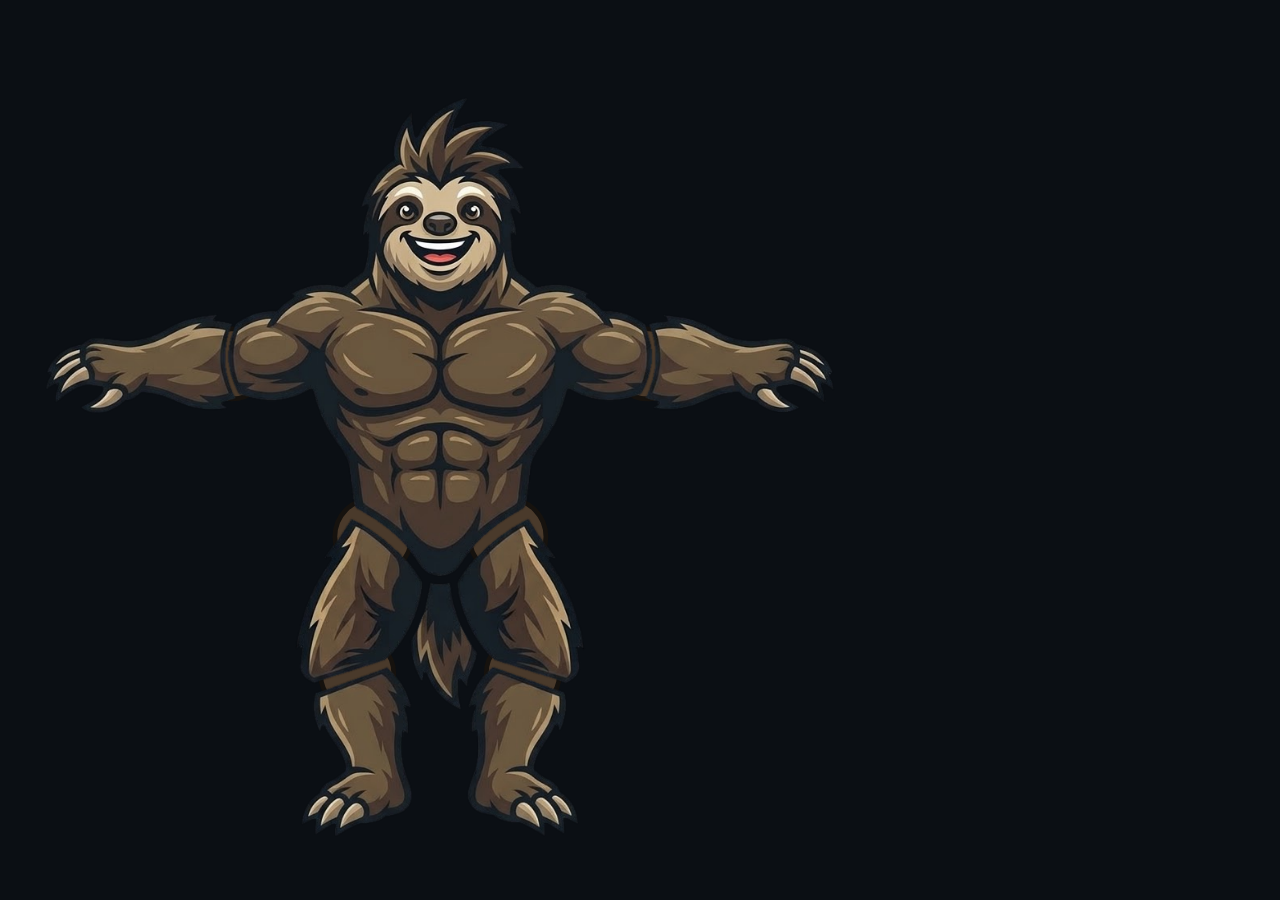
<file: tools/sloth-rig/rig.html>
<!doctype html><html><body style="margin:0;background:#0b0f14">
<svg id="s" viewBox="-40 -60 1104 1100" width="880" height="876" style="display:block">
 <g id="all">
  <g id="tail" ><image href="tail.png" x="474" y="670" width="86" height="162"/></g>
  <g id="leg_l"><circle cx="428" cy="614" r="48" fill="#4a3a2b" stroke="#16120e" stroke-width="6"/><g id="calf_l"><circle cx="408" cy="786" r="46" fill="#4a3a2b" stroke="#16120e" stroke-width="6"/><image href="calf_l.png" x="336" y="776" width="143" height="215"/></g><image href="thigh_l.png" x="329" y="590" width="163" height="209"/></g>
  <g id="leg_r"><circle cx="597" cy="614" r="48" fill="#4a3a2b" stroke="#16120e" stroke-width="6"/><g id="calf_r"><circle cx="616" cy="786" r="46" fill="#4a3a2b" stroke="#16120e" stroke-width="6"/><image href="calf_r.png" x="545" y="776" width="143" height="215"/></g><image href="thigh_r.png" x="532" y="590" width="163" height="209"/></g>
  <g id="upper">
   <g id="arm_l"><circle cx="251" cy="397" r="44" fill="#4a3a2b" stroke="#16120e" stroke-width="6"/><image href="forearm_l.png" x="16" y="333" width="241" height="127"/></g>
   <g id="arm_r"><circle cx="773" cy="397" r="44" fill="#4a3a2b" stroke="#16120e" stroke-width="6"/><image href="forearm_r.png" x="768" y="333" width="240" height="127"/></g>
   <image href="torso.png" x="244" y="61" width="536" height="605"/>
  </g>
 </g>
</svg>
<script>
const P = {"el": [251, 397], "er": [773, 397], "hl": [428, 614], "hr": [597, 614], "kl": [408, 786], "kr": [616, 786], "tail": [516, 686]};
const rot = (id, a, p) => document.getElementById(id).setAttribute('transform', `rotate(${a} ${p[0]} ${p[1]})`);
const S = (t) => Math.sin(t * Math.PI * 2);
const ease = (t) => 0.5 - 0.5 * Math.cos(t * Math.PI * 2); // 0..1..0
const POSES = {
  flex: (t) => { const e = Math.min(1, ease(t) * 1.4); return { fl: 100 * e, fr: -100 * e, dy: -6 * e, tail: 6 * S(t) }; },
  wave: (t) => ({ fl: -55, fr: -95 + 22 * S(t * 2), dy: 3 * S(t * 2), tail: 8 * S(t) }),
  cheer: (t) => { const e = ease(t); return { fl: 115 * e - 30 * (1 - e), fr: -115 * e + 30 * (1 - e), tl: 10 * e, tr: -10 * e, dy: -45 * e, tail: 12 * e }; },
  squat: (t) => { const e = ease(t); const a = 32 * e; const drop = 380 * (1 - Math.cos(a * Math.PI / 180)); return { fl: -20 * e, fr: 20 * e, tl: a, tr: -a, cl: -2 * a, cr: 2 * a, dy: drop, tail: -6 * e }; },
};
function setPose(name, t) {
  const p = Object.assign({ fl: 0, fr: 0, tl: 0, tr: 0, cl: 0, cr: 0, dy: 0, tail: 0 }, POSES[name](t));
  rot('arm_l', p.fl, P.el); rot('arm_r', p.fr, P.er);
  rot('leg_l', p.tl, P.hl); rot('leg_r', p.tr, P.hr);
  rot('calf_l', p.cl, P.kl); rot('calf_r', p.cr, P.kr);
  rot('tail', p.tail, P.tail);
  // Beim Squat bleiben die Füsse am Boden: nur Oberkörper/Hüfte sinken, Beine knicken
  document.getElementById('all').setAttribute('transform', name === 'squat' ? '' : `translate(0 ${p.dy})`);
  if (name === 'squat') {
    document.getElementById('upper').setAttribute('transform', `translate(0 ${p.dy})`);
    document.getElementById('tail').setAttribute('transform', `translate(0 ${p.dy}) rotate(${p.tail} ${P.tail[0]} ${P.tail[1]})`);
    ['leg_l', 'leg_r'].forEach((id, i) => document.getElementById(id).setAttribute('transform', `translate(0 ${p.dy}) rotate(${i ? p.tr : p.tl} ${(i ? P.hr : P.hl)[0]} ${(i ? P.hr : P.hl)[1]})`));
  } else document.getElementById('upper').removeAttribute('transform');
}
</script></body></html>
</file>
<file: css/01-basis.css>
/* css/01-basis.css — Grundlagen (alter Look): Tokens, Hintergrund, Layout, Karten, Knöpfe, Formulare. Reihenfolge der Dateien zählt (Kaskade). */
/* ================================================================
   styles.css — Pincho Look: Granit, Chalk, Flechte, Alpenglühen.
   Bewusst ein einziges dunkles Theme (Trainings-App, früh/spät genutzt),
   kein Hell/Dunkel-Umschalten.
   ================================================================= */

:root {
  --bg: #0c0e12;
  --surface: #1b2028;
  --surface-2: #232a34;
  --line: #3a4250;
  --line-soft: #2a3140;
  --ink: #f2efe6;
  --ink-dim: #96a0ae;
  --ink-faint: #8f97a5;
  --accent: #4fc3ff;
  --accent-rgb: 79, 195, 255;
  --accent-ink: #06202f;
  --accent2: #ff6b47;
  --danger: #ff6b6b;
  --success: #4ade80;
  --accent-glow: #9fe4ff;
  --safe-bottom: env(safe-area-inset-bottom, 0px);
  --safe-top: env(safe-area-inset-top, 0px);
}

* { box-sizing: border-box; }

@media (prefers-reduced-motion: no-preference) {
  .anim-in { animation: riseIn .38s cubic-bezier(.2, .8, .3, 1) both; }
}
@keyframes riseIn { from { opacity: 0; transform: translateY(10px); } to { opacity: 1; transform: translateY(0); } }
@keyframes popIn { 0% { opacity: 0; transform: scale(.85); } 60% { opacity: 1; transform: scale(1.04); } 100% { transform: scale(1); } }
@keyframes softPulse { 0%, 100% { box-shadow: 0 0 0 0 rgba(var(--accent-rgb), .35); } 50% { box-shadow: 0 0 0 8px rgba(var(--accent-rgb), 0); } }

/* Sehr dunkler, marmorierter Untergrund: mehrere weiche, unregelmässige
   Flecken (radial-gradient) plus ein paar feine, schräge "Adern"
   (repeating-linear-gradient) über der Grundfarbe — bewusst kein Bild,
   damit nichts nachgeladen werden muss und es mit dem Cache/Offline-Modus
   mitgeht. */
html, body {
  margin: 0;
  background-color: var(--bg);
  background-image:
    radial-gradient(ellipse 900px 620px at 10% 6%, rgba(255, 255, 255, 0.05), transparent 60%),
    radial-gradient(ellipse 760px 900px at 92% 18%, rgba(120, 175, 220, 0.06), transparent 55%),
    radial-gradient(ellipse 680px 520px at 22% 78%, rgba(255, 255, 255, 0.035), transparent 60%),
    radial-gradient(ellipse 1000px 720px at 78% 96%, rgba(90, 145, 195, 0.05), transparent 55%),
    repeating-linear-gradient(123deg, rgba(255, 255, 255, 0.022) 0px, rgba(255, 255, 255, 0.022) 1px, transparent 2px, transparent 130px),
    repeating-linear-gradient(34deg, rgba(255, 255, 255, 0.016) 0px, rgba(255, 255, 255, 0.016) 1px, transparent 2px, transparent 175px);
  background-attachment: fixed;
  color: var(--ink);
  font-family: 'Barlow', system-ui, -apple-system, sans-serif;
  -webkit-font-smoothing: antialiased;
}

body { padding-bottom: calc(64px + var(--safe-bottom)); }

a { color: inherit; }
button, input, select, textarea { font-family: inherit; }

::selection { background: var(--accent); color: var(--accent-ink); }

.display { font-family: 'Barlow Condensed', 'Arial Narrow', sans-serif; font-weight: 700; letter-spacing: .02em; }
.mono { font-family: 'Barlow', system-ui, sans-serif; font-variant-numeric: tabular-nums; }

/* ---------- Layout ---------- */
.shell { max-width: 640px; margin: 0 auto; padding: 0 16px 32px; }

.topbar {
  position: sticky; top: 0; z-index: 5;
  display: flex; align-items: center; justify-content: space-between;
  padding: calc(14px + var(--safe-top)) 16px 14px;
  background: linear-gradient(var(--bg) 80%, transparent);
  border-bottom: 1px solid var(--line-soft);
  margin-bottom: 18px;
}
.topbar .brand { display: flex; flex-direction: column; gap: 2px; }
.topbar .mark { position: relative; font-family: 'Barlow Condensed', sans-serif; font-weight: 700; font-size: 22px; letter-spacing: .04em; padding-left: 14px; }
.topbar .mark::before {
  content: ''; position: absolute; left: 0; top: 1px; bottom: 1px; width: 5px;
  background: linear-gradient(180deg, var(--accent), var(--accent2)); transform: skewX(-14deg);
}
.topbar .mark em { font-style: normal; color: var(--accent); }
.app-tagline { font-size: 10px; color: var(--ink-faint); padding-left: 14px; min-height: 12px; }
.topbar .who { display: flex; align-items: center; gap: 10px; }
.topbar .who .name { font-family: 'Barlow', system-ui, sans-serif; font-size: 12px; color: var(--ink-dim); }
.topbar .logout {
  background: none; border: 1px solid var(--line); color: var(--ink-faint); font-size: 11px;
  padding: 6px 10px; cursor: pointer; transition: color .15s, border-color .15s, transform .15s;
}
.topbar .logout:hover { color: var(--ink); border-color: var(--ink-faint); }
.topbar .logout:active { transform: scale(.94); }

.bottomnav {
  position: fixed; left: 0; right: 0; bottom: 0; z-index: 6;
  display: flex; background: var(--surface); border-top: 1px solid var(--line);
  padding-bottom: var(--safe-bottom);
}
.bottomnav a {
  position: relative; flex: 1; text-align: center; padding: 12px 4px 10px; text-decoration: none;
  font-family: 'Barlow', system-ui, sans-serif; font-size: 10.5px; font-weight: 600; letter-spacing: .08em;
  text-transform: uppercase; color: var(--ink);
  transition: color .2s;
}
.bottomnav a.active { color: var(--accent); }
.nav-dot {
  position: absolute; top: 6px; right: 18%; width: 7px; height: 7px;
  border-radius: 50%; background: var(--accent2);
  box-shadow: 0 0 6px 1px rgba(255, 107, 71, .6);
}
.nav-indicator {
  position: absolute; top: -1px; height: 2px; background: var(--accent);
  box-shadow: 0 0 8px 1px rgba(var(--accent-rgb), .6);
  transition: left .28s cubic-bezier(.3, .8, .3, 1), width .28s cubic-bezier(.3, .8, .3, 1);
}

/* ---------- Sections ---------- */
.sec-head { display: flex; align-items: baseline; gap: 12px; margin: 28px 0 14px; }
.sec-head:first-child { margin-top: 0; }
.sec-title { position: relative; font-family: 'Barlow Condensed', sans-serif; font-weight: 700; font-size: 22px; letter-spacing: .03em; margin: 0; padding-left: 12px; }
.sec-title::before {
  content: ''; position: absolute; left: 0; top: 2px; bottom: 2px; width: 4px;
  background: var(--accent); transform: skewX(-14deg);
}
.sec-rule { flex: 1; height: 1px; background: linear-gradient(90deg, var(--line), transparent); }
.sec-chevron { color: var(--ink-faint); font-size: 14px; flex-shrink: 0; }

/* ---------- Cards / lists ---------- */
.card { background: var(--surface); border: 1px solid var(--line); padding: 16px; margin-bottom: 12px; }
.card-title { font-family: 'Barlow', system-ui, sans-serif; font-size: 11px; letter-spacing: .1em; text-transform: uppercase; color: var(--accent); margin: 0 0 6px; }
.card-value { font-family: 'Barlow Condensed', sans-serif; font-weight: 700; font-size: 26px; margin: 0; }
.card-sub { font-size: 13px; color: var(--ink-dim); margin: 6px 0 0; }

.list { display: flex; flex-direction: column; gap: 8px; }
.list-empty { color: var(--ink-faint); font-size: 13px; padding: 18px 0; text-align: center; border: 1px dashed var(--line); }

/* [hidden] muss IMMER gewinnen, auch gegen .btn/.btn.small (display:
   block/inline-block) — sonst bleibt ein per hidden-Attribut versteckter
   Button trotzdem sichtbar, weil die Selektor-Spezifität gleich ist und
   die spätere Autoren-Regel die UA-Regel [hidden]{display:none} schlägt. */
[hidden] { display: none !important; }

/* ---------- Buttons ---------- */
.btn {
  display: block; width: 100%; font-family: 'Barlow Condensed', sans-serif; font-weight: 700; font-size: 17px; letter-spacing: .05em;
  background: linear-gradient(135deg, var(--accent-glow), var(--accent) 65%); color: var(--accent-ink); border: none; padding: 13px; text-align: center;
  cursor: pointer; box-shadow: 0 4px 16px -4px rgba(var(--accent-rgb), .5);
  transition: transform .13s ease, box-shadow .13s ease, opacity .13s ease;
}
.btn:not(:disabled):hover { box-shadow: 0 6px 20px -4px rgba(var(--accent-rgb), .65); }
.btn:not(:disabled):active { transform: scale(.97); box-shadow: 0 2px 8px -2px rgba(var(--accent-rgb), .5); }
.btn:disabled { opacity: .4; cursor: not-allowed; box-shadow: none; }
.btn.ghost { background: none; border: 1px solid var(--line); color: var(--ink-dim); box-shadow: none; }
.btn.ghost.accent-outline { border-color: var(--accent); color: #fff; }
.btn.small { width: auto; padding: 8px 14px; font-size: 14px; display: inline-block; }
.btn.danger { background: var(--danger); color: #2a0000; box-shadow: 0 4px 16px -4px rgba(255, 107, 107, .5); }

/* ---------- Forms ---------- */
.field { margin-bottom: 14px; }
.field label { display: block; font-family: 'Barlow', system-ui, sans-serif; font-size: 10px; letter-spacing: .1em; text-transform: uppercase; color: var(--ink-faint); margin-bottom: 6px; }
.field input, .field select, .field textarea {
  width: 100%; background: var(--surface-2); border: 1px solid var(--line); color: var(--ink);
  padding: 11px 12px; font-size: 14px;
}
.field input:focus, .field select:focus, .field textarea:focus { outline: 2px solid var(--accent); outline-offset: -1px; }
.field textarea { resize: vertical; min-height: 64px; }
.field-row { display: flex; gap: 10px; }
.field-row .field { flex: 1; }
.kg-field { position: relative; display: flex; align-items: center; }
.kg-field input { width: 100%; background: var(--surface-2); border: 1px solid var(--line); color: var(--ink); padding: 11px 34px 11px 12px; font-size: 14px; }
.kg-field input:focus { outline: 2px solid var(--accent); outline-offset: -1px; }
.kg-field span { position: absolute; right: 12px; font-size: 12px; color: var(--ink-faint); pointer-events: none; }
</file>
<file: css/02-bereiche.css>
/* css/02-bereiche.css — Alter Look: Campus-Builder, Login, Wochenplan, Log/Freestyle, Board, Challenges, Übungsraster, FAB, Trainings-Leiste, Toast. Reihenfolge der Dateien zählt (Kaskade). */
/* ---------- Campus-Board (Sätze bauen) ---------- */
.stepper-row { display: flex; align-items: center; gap: 10px; }
.stepper-btn {
  width: 44px; height: 44px; border: 2px solid var(--accent); background: var(--surface-2); color: var(--accent);
  font-family: 'Barlow', system-ui, sans-serif; font-size: 22px; font-weight: 700; cursor: pointer; flex-shrink: 0;
}
.stepper-num {
  flex: 1; text-align: center; font-family: 'Barlow', system-ui, sans-serif; font-size: 26px; font-weight: 700;
  color: var(--ink); background: var(--surface-2); border: 2px solid var(--line); padding: 8px 0;
}
.campus-ref { width: 100%; height: 130px; overflow: hidden; border: 1px solid var(--line); background: var(--surface-2); margin: 10px 0 4px; position: relative; cursor: pointer; }
.campus-ref img { width: 100%; height: 100%; object-fit: cover; object-position: center 30%; display: block; }
.campus-ref-label {
  position: absolute; bottom: 0; left: 0; right: 0; background: rgba(12, 14, 18, .75); color: var(--ink-dim);
  font-family: 'Barlow', system-ui, sans-serif; font-size: 10px; letter-spacing: .06em; text-transform: uppercase; padding: 4px 8px;
}
.campus-ref-line {
  position: absolute; top: 0; bottom: 0; width: 3px; margin-left: -1.5px;
  background: var(--accent); box-shadow: 0 0 6px 1px rgba(var(--accent-rgb), .8);
  pointer-events: none;
}
.arrow { color: var(--ink-faint); font-size: 20px; flex-shrink: 0; }
.pattern-btn {
  width: 52px; height: 44px; border: 2px solid var(--line); background: var(--surface-2); color: var(--ink-dim);
  font-family: 'Barlow', system-ui, sans-serif; font-size: 15px; font-weight: 700; cursor: pointer; flex-shrink: 0;
}
.pattern-btn.up { border-color: var(--accent); color: var(--accent); }
.pattern-btn.down { border-color: var(--accent2); color: var(--accent2); }
.pattern-strip {
  display: flex; gap: 8px; flex-wrap: wrap; min-height: 46px; align-items: center;
  border: 2px dashed var(--line); padding: 8px 10px; margin: 10px 0 14px;
}
.pattern-pill {
  font-family: 'Barlow', system-ui, sans-serif; font-weight: 700; font-size: 16px; padding: 6px 12px;
  border: 2px solid var(--accent); color: var(--accent); background: rgba(var(--accent-rgb), .1);
}
.pattern-pill.down { border-color: var(--accent2); color: var(--accent2); background: rgba(255, 107, 71, .1); }
.pattern-clear { margin-left: auto; color: var(--ink-faint); font-family: 'Barlow', system-ui, sans-serif; font-size: 12px; cursor: pointer; }

.chip-row { display: flex; gap: 8px; flex-wrap: wrap; margin-bottom: 14px; }
.chip {
  font-family: 'Barlow', system-ui, sans-serif; font-size: 12px; padding: 8px 14px;
  border: 1px solid var(--line); color: var(--ink-dim); background: none; cursor: pointer;
  transition: border-color .15s, color .15s, background .15s, transform .12s;
}
.chip.active { border-color: var(--accent); color: var(--accent); background: rgba(var(--accent-rgb), .1); }
.log-mode-row { flex-wrap: nowrap; gap: 8px; }
.log-mode-row .chip { flex: 1; color: var(--ink); padding: 10px 8px; font-size: 13px; white-space: nowrap; text-align: center; }
.log-mode-row .chip.active { color: var(--accent); }
.chip[disabled] { opacity: .3; cursor: not-allowed; }
.chip:not([disabled]):active { transform: scale(.95); }
.chip .emoji { font-size: 15px; margin-right: 5px; vertical-align: -3px; }

/* ---------- Login ----------
   Der ganze Bildschirm ist der Rahmen fürs Logo (echter Splash-Eindruck
   beim Öffnen), nicht nur ein grösseres Bild in einer sonst normal
   fliessenden, kleinen Box — deshalb min-height:100dvh + vertikal
   zentriert statt nur ein bisschen Padding oben. */
.login-shell {
  min-height: 100vh; min-height: 100dvh; box-sizing: border-box;
  display: flex; flex-direction: column; justify-content: center;
  max-width: 560px; margin: 0 auto; padding: 24px 20px; text-align: center;
}
.login-logo { display: block; width: min(85vw, 440px); max-width: 100%; margin: 0 auto 4px; }
.login-tag { color: var(--ink-dim); font-size: 14px; margin: 0 0 32px; }
.login-hint { font-size: 12px; color: var(--ink-faint); margin-top: 10px; text-align: center; }

/* ---------- Wochenplan ---------- */
.day-row { border: 1px solid var(--line); padding: 10px 12px; display: flex; align-items: center; gap: 10px; margin-bottom: 8px; }
.day-row.today { border-color: var(--accent); background: rgba(var(--accent-rgb), .05); }
.day-row .d { font-family: 'Barlow', system-ui, sans-serif; font-size: 11px; color: var(--ink-faint); width: 26px; flex-shrink: 0; }
.day-row .fields { flex: 1; display: flex; gap: 8px; }
.day-row input { flex: 1; background: none; border: none; color: var(--ink); font-size: 13px; padding: 4px 0; }
.day-row input:focus { outline: none; border-bottom: 1px solid var(--accent); }
.day-row select { background: var(--surface-2); border: 1px solid var(--line); color: var(--ink-faint); font-size: 10px; padding: 4px; }
.tag-pill { font-family: 'Barlow', system-ui, sans-serif; font-size: 9.5px; letter-spacing: .06em; color: var(--accent); border: 1px solid var(--accent); padding: 2px 6px; white-space: nowrap; }

/* ---------- Log ---------- */
.log-item { border: 1px solid var(--line); padding: 10px 12px; }
.log-item .top { display: flex; justify-content: space-between; font-family: 'Barlow', system-ui, sans-serif; font-size: 11px; color: var(--ink-faint); }
.log-item .top .type { color: var(--accent); }
.log-item .note { font-size: 13px; color: var(--ink); margin-top: 4px; }

.ex-log-list { display: flex; flex-direction: column; gap: 3px; margin-top: 6px; }
.ex-log-row { display: flex; justify-content: space-between; font-size: 12px; color: var(--ink-dim); }
.ex-log-row .mono { color: var(--ink); }

.ex-row { display: flex; align-items: center; gap: 6px; border: 1px solid var(--line); padding: 8px 10px; margin-bottom: 6px; }
.ex-row-name { flex: 1; font-size: 12.5px; color: var(--ink); }
.ex-row-input { width: 52px; flex-shrink: 0; background: var(--surface-2); border: 1px solid var(--line); color: var(--ink); padding: 6px 4px; font-size: 12px; text-align: center; }
.ex-row-remove { flex-shrink: 0; background: none; border: 1px solid var(--line); color: var(--ink-faint); width: 26px; height: 26px; cursor: pointer; }
.ex-row-step { flex-shrink: 0; background: none; border: 1px solid var(--accent); color: var(--accent); width: 22px; height: 22px; line-height: 1; cursor: pointer; font-size: 13px; }

/* ---------- Log: Freestyle (Übung wählen, Satz für Satz erfassen) ---------- */
.fs-last-value { font-size: 11.5px; color: var(--accent); margin: 2px 0 10px; }
.fs-target-value { font-size: 11.5px; color: var(--ink-dim); margin: 2px 0 6px; }
.hist-table-label { font-size: 10px; letter-spacing: .08em; text-transform: uppercase; color: var(--ink-faint); margin: 0 0 6px; }
.hist-table { width: 100%; border-collapse: collapse; margin-bottom: 12px; }
.hist-table th, .hist-table td { text-align: center; padding: 5px 4px; font-size: 11.5px; border-bottom: 1px solid var(--line); }
.hist-table th { color: var(--ink-faint); font-weight: 500; }
.hist-table td { color: var(--ink-dim); }
.hist-table .hist-row-label { text-align: left; color: var(--ink-faint); }
.hist-table tr:last-child td { border-bottom: none; }
.hist-table td:nth-child(2), .hist-table th:nth-child(2) { color: var(--accent); }
.fs-sticky-bar {
  position: sticky; z-index: 4;
  background: var(--surface-2); border: 1px solid var(--accent); padding: 10px 12px 12px;
  margin-bottom: 12px; box-shadow: 0 4px 14px rgba(0, 0, 0, .4);
}
.fs-sticky-head {
  display: flex; align-items: center; justify-content: space-between; gap: 10px;
  font-size: 12.5px; color: var(--ink); font-weight: 600; margin-bottom: 8px;
}
.fs-sticky-input .field label { color: var(--ink); font-weight: 600; }
.fs-sticky-input #fs-add-set { margin-top: 2px; }
.fs-inline-input {
  border: 1px solid var(--accent); background: var(--surface-2); padding: 10px 12px 12px;
  margin: 4px 0 10px; box-shadow: 0 4px 14px rgba(0, 0, 0, .4);
}
.fs-inline-input .field label { color: var(--ink); font-weight: 600; }
.fs-inline-input #fs-add-set { margin-top: 2px; }
.fs-machine-note-view { display: flex; align-items: flex-start; justify-content: space-between; gap: 8px; margin-bottom: 10px; }
.fs-machine-note-text { font-size: 12.5px; color: var(--ink-dim); line-height: 1.4; }
.fs-set-delta { flex: 0 0 auto; font-size: 11px; font-weight: 700; padding: 2px 6px; }
.fs-set-delta.fs-delta-up { color: var(--success); background: rgba(74, 222, 128, .12); }
.fs-set-delta.fs-delta-down { color: var(--danger); background: rgba(255, 107, 107, .12); }
.fs-trend { font-weight: 700; }
.fs-trend.fs-trend-up { color: var(--success); }
.fs-trend.fs-trend-down { color: var(--danger); }
.fs-trend.fs-trend-flat, .fs-trend.fs-trend-none { color: var(--ink-faint); }
.fs-recap-title { font-family: 'Barlow Condensed', sans-serif; font-weight: 700; font-size: 20px; letter-spacing: .04em; color: var(--ink); margin-bottom: 12px; }
.fs-recap-row {
  display: flex; justify-content: space-between; align-items: center; gap: 10px;
  font-size: 13px; color: var(--ink-dim); border-bottom: 1px solid var(--line); padding: 8px 2px;
}
.fs-recap-row:last-of-type { border-bottom: none; }
.fs-recap-row .fs-trend { font-size: 18px; }
.fs-group { border: 1px solid var(--line); padding: 8px 10px; margin-bottom: 8px; }
.fs-group.active { border-color: var(--accent); }
/* Plan-Ausführung in freier Reihenfolge (siehe fsExerciseDone): erledigte,
   gerade nicht aktive Übungen etwas dämpfen, damit auf einen Blick klar
   ist, was noch offen ist — unabhängig von der ursprünglichen Reihenfolge. */
.fs-group.done:not(.active) { opacity: .65; }
.fs-done-check { color: var(--accent); }
.fs-group-head { display: flex; justify-content: space-between; align-items: center; font-size: 13px; color: var(--ink); margin-bottom: 4px; }
.fs-set-row { display: flex; align-items: center; gap: 8px; font-size: 12px; color: var(--ink-dim); padding: 4px 0; }
.fs-set-row span:first-child { flex: 0 0 52px; color: var(--ink-faint); }
.fs-rest-timer {
  text-align: center; font-size: 13px; font-weight: 700; letter-spacing: .06em; color: var(--accent2);
  background: rgba(255, 107, 71, .1); border: 1px solid var(--accent2); padding: 8px; margin-bottom: 12px;
}
.fs-work-timer {
  text-align: center; font-family: 'Barlow Condensed', sans-serif; font-weight: 700; font-size: 40px; line-height: 1;
  color: var(--accent); margin-bottom: 10px;
}
.fs-captured-duration { text-align: center; font-size: 12px; color: var(--ink-dim); margin-bottom: 8px; }
/* Gewicht/Wdh: die Beschriftung (was trage ich hier ein) soll auffallen,
   nicht primär die Zahl selbst — Label darum hell statt im sonst üblichen
   gedämpften Feld-Label-Grau, Zahl bewusst kleiner als vorher. */
#fs-weight, #fs-reps {
  font-family: 'Barlow Condensed', sans-serif; font-weight: 700; font-size: 19px; letter-spacing: .02em;
  color: var(--ink); text-align: center;
}

/* ---------- Fingerboard: Schnelltraining ---------- */
.quickstart-grid { display: flex; flex-direction: column; gap: 10px; margin-bottom: 22px; }
.quickstart-grid[hidden] { display: none; }
.qs-card { border: 1px solid var(--line); background: var(--surface); padding: 14px; transition: border-color .18s, transform .18s; }
.qs-card:hover { border-color: var(--line-soft); transform: translateY(-2px); }
.qs-top { display: flex; align-items: center; justify-content: space-between; gap: 8px; }
.qs-name { font-family: 'Barlow Condensed', sans-serif; font-weight: 700; font-size: 19px; letter-spacing: .02em; }
.qs-badge { flex-shrink: 0; font-family: 'Barlow', system-ui, sans-serif; font-size: 9px; letter-spacing: .06em; text-transform: uppercase; color: var(--accent); border: 1px solid var(--accent); padding: 2px 6px; }
.qs-note { font-size: 12.5px; color: var(--ink-dim); margin-top: 6px; line-height: 1.5; }
.qs-meta { font-size: 11px; color: var(--ink-faint); margin: 8px 0 12px; }
.qs-card .btn { margin: 0; }
.qs-filter-row { margin-bottom: 10px; }
.chip.small { font-size: 11px; padding: 5px 10px; }
/* Ausgeblendete Crew-Vorlage, nur sichtbar über "Ausgeblendete anzeigen". */
.qs-card.qs-hidden > * { opacity: .45; }

/* ---------- Fingerboard ---------- */
.board-visual { border: 1px solid var(--line); background: var(--surface-2); padding: 10px; margin-bottom: 6px; }

.board-photo-wrap { position: relative; width: 100%; margin: 0 auto; }
.board-photo-wrap img { width: 100%; display: block; }
.board-hotspot {
  position: absolute; width: 6.5%; aspect-ratio: 1; transform: translate(-50%, -50%);
  border-radius: 50%; border: 2px solid rgba(var(--accent-rgb), .55); background: rgba(var(--accent-rgb), .1);
  cursor: pointer; padding: 0;
}
.board-hotspot.active { border-color: var(--accent); background: rgba(var(--accent-rgb), .38); box-shadow: 0 0 0 4px rgba(var(--accent-rgb), .2); }
.board-hotspot.active-left { border-color: var(--accent); background: rgba(var(--accent-rgb), .38); box-shadow: 0 0 0 4px rgba(var(--accent-rgb), .2); }
.board-hotspot.active-right { border-color: var(--accent2); background: rgba(255, 107, 71, .38); box-shadow: 0 0 0 4px rgba(255, 107, 71, .2); }
.board-hotspot.active-left.active-right { box-shadow: 0 0 0 4px rgba(var(--accent-rgb), .2), 0 0 0 8px rgba(255, 107, 71, .2); }

/* ---------- Ablauf-Übersicht (Stat-Kacheln + Zeitleiste) ---------- */
.stat-tiles { display: flex; gap: 10px; margin-bottom: 16px; }
.stat-tile { flex: 1; background: var(--surface); border: 1px solid var(--line); padding: 12px; text-align: center; }
.stat-tile .num { font-family: 'Barlow Condensed', sans-serif; font-weight: 700; font-size: 26px; color: var(--accent); line-height: 1; }
.stat-tile .lbl { font-family: 'Barlow', system-ui, sans-serif; font-size: 10px; color: var(--ink-faint); text-transform: uppercase; letter-spacing: .06em; margin-top: 4px; }

.timeline { display: flex; flex-direction: column; }
.timeline-item { position: relative; display: flex; gap: 12px; padding-bottom: 16px; }
.timeline-item:last-child { padding-bottom: 0; }
.timeline-item:not(:last-child)::before {
  content: ''; position: absolute; left: 12px; top: 26px; bottom: -2px; border-left: 2px dotted var(--line);
}
.timeline-badge {
  position: relative; z-index: 1; flex-shrink: 0; width: 25px; height: 25px; border-radius: 50%;
  background: var(--accent); color: var(--accent-ink); font-family: 'Barlow Condensed', sans-serif; font-weight: 700; font-size: 13px;
  display: flex; align-items: center; justify-content: center; margin-top: 2px;
}
.timeline-badge.exercise { background: var(--accent2); color: #2a0d05; }
.timeline-card { flex: 1; min-width: 0; background: var(--surface); border: 1px solid var(--line); padding: 10px; display: flex; gap: 10px; align-items: center; }
.timeline-thumb { flex-shrink: 0; position: relative; width: 58px; height: 26px; background: var(--surface-2); border: 1px solid var(--line); overflow: hidden; }
.timeline-thumb img { width: 100%; height: 100%; object-fit: contain; display: block; }
.timeline-thumb svg { width: 100%; height: 100%; display: block; }
.timeline-thumb .dot { position: absolute; width: 9%; height: 4.5%; border-radius: 50%; background: rgba(var(--accent-rgb), .78); border: 1px solid var(--accent-ink); transform: translate(-50%, -50%); }
.timeline-thumb .dot.dot-alt { background: rgba(255, 107, 71, .78); border-color: #2a0d05; }
.timeline-thumb-emoji { display: flex; align-items: center; justify-content: center; font-size: 16px; width: 58px; height: 26px; }
/* Thumbnail eines Hang-/Lifting-Pin-Satzes ist antippbar, um den Griff
   nachträglich zu ändern (siehe openFbGripEditor) — Stift-Badge als
   Tapp-Hinweis, da ein reines Bild sonst nicht als Button erkennbar ist. */
.timeline-thumb-edit { position: relative; flex-shrink: 0; padding: 0; border: none; background: none; cursor: pointer; display: block; }
.timeline-thumb-edit .thumb-edit-badge {
  position: absolute; right: -4px; bottom: -4px; width: 14px; height: 14px;
  background: var(--accent); color: #04121c; border-radius: 50%;
  font-size: 8px; line-height: 14px; text-align: center;
}
.timeline-card .info { flex: 1; min-width: 0; }
.timeline-card .title { font-size: 13px; color: var(--ink); font-weight: 600; }
.timeline-card .sub { font-size: 11.5px; color: var(--ink-dim); margin-top: 2px; }
.timeline-edit { display: flex; gap: 4px; flex-wrap: wrap; margin-top: 6px; }
.timeline-remove { flex-shrink: 0; align-self: flex-start; background: none; border: 1px solid var(--line); color: var(--ink-faint); width: 24px; height: 24px; cursor: pointer; }
.timeline-move { flex-shrink: 0; align-self: flex-start; display: flex; flex-direction: column; gap: 3px; }
.timeline-move-btn { background: none; border: 1px solid var(--line); color: var(--ink-faint); width: 24px; height: 19px; line-height: 1; font-size: 9px; padding: 0; cursor: pointer; }
.timeline-move-btn:disabled { opacity: .25; cursor: not-allowed; }

.timer-box { text-align: center; margin: 6px 0 18px; }
.timer-box .big { font-family: 'Barlow Condensed', sans-serif; font-weight: 700; font-size: 88px; line-height: 1; color: var(--accent); }
.timer-box .big.rest { color: var(--ink-dim); }
.timer-box .phase { font-family: 'Barlow', system-ui, sans-serif; font-size: 12px; letter-spacing: .15em; color: var(--ink-faint); text-transform: uppercase; margin-top: 2px; }

.timer-controls { display: flex; gap: 10px; }
.timer-controls .btn { flex: 1; }

/* ---------- Challenges ---------- */
.challenge-card { position: relative; border: 1px solid var(--line); background: var(--surface); padding: 16px; margin-bottom: 14px; overflow: hidden; }
.challenge-card.expired { opacity: .5; }
.stamp {
  position: absolute; top: 12px; right: -8px; transform: rotate(8deg);
  font-family: 'Barlow', system-ui, sans-serif; font-size: 10px; letter-spacing: .1em;
  color: var(--accent2); border: 1px solid var(--accent2); padding: 3px 8px;
  background: rgba(255, 107, 71, .08);
}
.stamp.done { color: var(--accent); border-color: var(--accent); background: rgba(var(--accent-rgb), .08); }
.chal-from { font-size: 13px; color: var(--ink-dim); margin: 0 0 10px; padding-right: 60px; }
.chal-from b { color: var(--ink); }
.exlist { display: flex; flex-direction: column; gap: 6px; margin-bottom: 12px; }
.exlist .ex { border: 1px solid var(--line); padding: 8px 10px; font-size: 12px; color: var(--ink-dim); }
.exlist .ex b { color: var(--ink); font-weight: 600; }
.exlist .ex.core { border-left: 2px solid var(--accent); }
.crew { display: flex; gap: 6px; margin-bottom: 12px; flex-wrap: wrap; }
.crew .p { font-family: 'Barlow', system-ui, sans-serif; font-size: 10px; border: 1px solid var(--line); color: var(--ink-faint); padding: 4px 8px; }
.crew .p.done { border-color: var(--accent); color: var(--accent); }
.crew .p.expired { border-color: var(--ink-faint); color: var(--ink-faint); text-decoration: line-through; }
.chal-actions { display: flex; gap: 8px; }
.chal-actions .btn { flex: 1; }
/* Mit "Annehmen" dazu stehen jetzt bis zu 3 Buttons in einer Zeile — die
   Standard-.btn.small-Grösse (14px/8px 14px Padding) liess "LÖSCHEN" bei
   3 Buttons auf schmalen Screens abgeschnitten wirken. */
.chal-actions .btn.small { padding: 8px 6px; font-size: 12px; white-space: nowrap; }
.chal-duration-row { margin: 8px 0 0; }
.chal-duration-row .chip { font-size: 10px; padding: 5px 9px; }

/* Übungs-Raster (Einzelauswahl) — Ersatz für ein langes <select>-Dropdown
   in Fingerboard/Log/Freestyle: erst Körperregion am Bild oder als Chip
   antippen, dann erscheinen nur die Übungen dafür (siehe
   clickableBodyMapSvg/exercisePickerBodyHtml in app.js). */
.ex-body-map { width: clamp(100px, 17vh, 200px); margin: 4px auto 10px; display: block; }
.body-zone { cursor: pointer; }
.body-zone rect, .body-zone ellipse { fill: var(--ink-faint); opacity: .35; transition: fill .15s, opacity .15s; }
.body-zone:active rect, .body-zone:active ellipse { opacity: .6; }
.body-zone.active rect, .body-zone.active ellipse { fill: var(--accent); opacity: .9; }
.ex-supergroup-row {
  margin-bottom: 12px; flex-wrap: nowrap; gap: 4px; overflow-x: auto; -webkit-overflow-scrolling: touch;
  scrollbar-width: none;
}
.ex-supergroup-row::-webkit-scrollbar { display: none; }
.ex-supergroup-row .chip { flex: 1; color: var(--ink); padding: 8px 6px; font-size: 11px; white-space: nowrap; text-align: center; }
.ex-supergroup-row .chip.active { color: var(--accent); }
.fb-addtype-row { flex-wrap: nowrap; }
.fb-addtype-row .chip { flex: 1; color: var(--ink); padding: 8px 4px; font-size: 11px; white-space: nowrap; text-align: center; }
.fb-addtype-row .chip.active { color: var(--accent); }
.ex-pick-grid { display: grid; grid-template-columns: 1fr 1fr; gap: 6px; margin-bottom: 4px; }
.ex-pick-cell { display: flex; gap: 4px; }
.ex-pick-btn {
  flex: 1; min-width: 0; font-family: 'Barlow', system-ui, sans-serif; font-size: 12px; line-height: 1.3; padding: 9px 8px;
  border: 1px solid var(--line); color: var(--ink); background: none; cursor: pointer;
  text-align: left; white-space: normal; transition: border-color .13s, color .13s, background .13s;
}
.ex-pick-btn.active { border-color: var(--accent); color: var(--accent); background: rgba(var(--accent-rgb), .1); }
.ex-pick-info {
  flex: 0 0 auto; width: 26px; border: 1px solid var(--line); background: none; color: var(--ink-faint);
  cursor: pointer; font-size: 12px;
}
.ex-pick-hint { white-space: nowrap; font-size: clamp(9.5px, 3.3vw, 12px); }

/* ---------- Fliegender Start-Button ----------
   Bleibt beim Scrollen sichtbar, damit man einen fertig gebauten Plan/
   Ablauf starten kann, ohne erst bis ans Seitenende zu scrollen — klickt
   immer nur den echten, schon vorhandenen Start-Button an (siehe
   showFabStart in app.js), der eigentliche Start-Vorgang bleibt also
   exakt derselbe. */
#fab-start {
  position: fixed; left: 50%; bottom: calc(76px + var(--safe-bottom) + 14px); z-index: 7;
  transform: translateX(-50%);
  display: flex; align-items: center; gap: 6px;
  font-family: 'Barlow Condensed', sans-serif; font-weight: 700; font-size: 16px; letter-spacing: .05em;
  background: linear-gradient(135deg, var(--accent-glow), var(--accent) 65%); color: var(--accent-ink);
  border: none; border-radius: 999px; padding: 13px 26px; cursor: pointer;
  box-shadow: 0 6px 20px -4px rgba(var(--accent-rgb), .65);
  transition: transform .13s ease, box-shadow .13s ease, opacity .13s ease;
}
#fab-start:active { transform: translateX(-50%) scale(.95); }
#fab-start:disabled { opacity: .4; cursor: not-allowed; box-shadow: none; }
#fab-start.hidden { display: none; }

/* Grosse Trainings-Leiste unten während einer laufenden Session (siehe
   ensureFsDock in app.js) — sitzt direkt über der Navigation, breit und
   mit grossem Knopf, damit man ihn beim Training nicht suchen muss. */
#fs-dock {
  position: fixed; left: 0; right: 0; bottom: calc(41px + var(--safe-bottom)); z-index: 7;
  background: var(--surface-2); border-top: 2px solid var(--accent);
  padding: 10px 16px 12px; box-shadow: 0 -8px 24px rgba(0, 0, 0, .5);
}
#fs-dock.resting { border-top-color: var(--accent2); }
#fs-dock.hidden { display: none; }
#fs-dock .fs-dock-head {
  display: flex; align-items: center; justify-content: space-between; gap: 10px;
  font-size: 12.5px; color: var(--ink); font-weight: 600; margin-bottom: 8px;
}
#fs-dock .fs-dock-name { overflow: hidden; text-overflow: ellipsis; white-space: nowrap; flex: 1; min-width: 0; }
#fs-dock .fs-session-clock { flex-shrink: 0; color: var(--ink-faint); font-weight: 500; font-variant-numeric: tabular-nums; }
#fs-dock .fs-dock-head .btn { flex-shrink: 0; padding: 6px 12px; font-size: 13px; }
#fs-dock .fs-work-timer { font-size: 48px; margin-bottom: 8px; }
#fs-dock .fs-rest-timer { font-size: 22px; padding: 8px; margin-bottom: 10px; }
#fs-dock .fs-dock-btn { width: 100%; padding: 18px 12px; font-size: 22px; margin: 0; }
#fs-dock .fs-dock-row { display: flex; gap: 8px; }
#fs-dock .fs-dock-row .fs-dock-btn { flex: 1; overflow: hidden; text-overflow: ellipsis; white-space: nowrap; }
#fs-dock .fs-dock-row .fs-dock-secondary { flex: 0 0 auto; width: auto; font-size: 16px; }
/* Platz schaffen, damit die Leiste nicht die letzten Einträge verdeckt. */
body.has-fs-dock { padding-bottom: calc(64px + 200px + var(--safe-bottom)); }

/* ---------- Toast ---------- */
#toast-root { position: fixed; bottom: calc(76px + var(--safe-bottom)); left: 16px; right: 16px; z-index: 20; display: flex; flex-direction: column; gap: 8px; align-items: center; pointer-events: none; }
.toast {
  font-family: 'Barlow', system-ui, sans-serif; font-size: 12px; padding: 10px 16px;
  background: var(--surface-2); border: 1px solid var(--line); color: var(--ink);
  max-width: 400px; text-align: center;
}
.toast.err { border-color: var(--danger); color: var(--danger); }
.toast.ok { border-color: var(--accent); color: var(--accent); }
</file>
<file: css/03-ablauf.css>
/* css/03-ablauf.css — Alter Look: Ablauf-Vollbild, Info-Sheet, Restprogramm, Ring/Countdown, Check-in, Fertig-Screen, Campus-Grafik, Muskelkarte, Strichmännchen. Reihenfolge der Dateien zählt (Kaskade). */
/* ---------- Ablauf-Vollbild ----------
   Eigenständiges, fixed-positioniertes Overlay (an document.body gehängt,
   nicht Teil von #app) — deckt den ganzen Bildschirm ab, solange ein
   Fingerboard-Ablauf läuft. */
.fb-overlay {
  position: fixed; inset: 0; z-index: 50;
  background-color: var(--bg);
  background-image:
    radial-gradient(ellipse 700px 500px at 15% 8%, rgba(255, 255, 255, 0.045), transparent 60%),
    radial-gradient(ellipse 650px 700px at 90% 85%, rgba(120, 175, 220, 0.05), transparent 55%),
    repeating-linear-gradient(123deg, rgba(255, 255, 255, 0.02) 0px, rgba(255, 255, 255, 0.02) 1px, transparent 2px, transparent 130px);
  display: flex; flex-direction: column; align-items: stretch;
  padding: calc(10px + var(--safe-top)) 18px calc(10px + var(--safe-bottom));
  overflow-y: auto; overflow-x: hidden;
  /* War overflow:hidden — das Ziel bleibt, dass alles ohne Scrollen passt
     (siehe .fb-overlay-inner unten), aber bei sehr vollen Bildschirmen
     (langer Griff-/Muster-Text + Referenzbild + Check-in-Panel zusammen)
     reichte der verfügbare Platz trotzdem nicht und Inhalt wurde einfach
     abgeschnitten. Jetzt als Absicherung scrollbar statt komplett
     verloren, auch wenn es der Ausnahmefall bleiben soll. */
}
.fb-overlay.hidden { display: none; }

/* ---------- Übungsinfo-Sheet (lang drücken auf eine Übung im Raster) ---------- */
.info-sheet-backdrop {
  position: fixed; inset: 0; z-index: 60;
  background: rgba(0, 0, 0, .6);
  display: flex; align-items: flex-end; justify-content: center;
}
.info-sheet-backdrop.hidden { display: none; }
.info-sheet-card {
  position: relative; width: 100%; max-width: 480px;
  background: var(--surface); border-top: 1px solid var(--line);
  padding: 20px 18px calc(20px + var(--safe-bottom));
  max-height: 80vh; overflow-y: auto;
  animation: riseIn .22s ease both;
}
.info-sheet-close {
  position: absolute; top: 12px; right: 12px;
  background: none; border: 1px solid var(--line); color: var(--ink-faint);
  width: 30px; height: 30px; font-size: 14px; line-height: 1; cursor: pointer;
}
.info-sheet-title { font-family: 'Barlow Condensed', sans-serif; font-weight: 700; font-size: 20px; letter-spacing: .02em; margin-bottom: 10px; padding-right: 36px; }
.info-sheet-figure { display: flex; flex-direction: column; align-items: center; margin-bottom: 12px; }
.info-sheet-figure .ex-figure { width: 150px; height: auto; }
.info-sheet-figure .ex-figure-emoji { font-size: 48px; }
.ex-howto { font-size: 13px; color: var(--ink-dim); line-height: 1.5; margin-bottom: 12px; }
.fb-overlay-close {
  /* position:fixed statt :absolute — alle Overlays, in denen das benutzt
     wird, sind selbst schon vollflächig (inset:0), optisch also identisch,
     aber bleibt so oben stehen, auch wenn der Inhalt darunter mal scrollen
     muss (siehe .fb-overlay overflow-y). */
  position: fixed; top: calc(14px + var(--safe-top)); right: 16px; z-index: 2;
  background: none; border: 1px solid var(--line); color: var(--ink-faint);
  width: 34px; height: 34px; font-size: 15px; line-height: 1; cursor: pointer;
}
.fb-overlay-overview-btn {
  position: fixed; top: calc(14px + var(--safe-top)); left: 16px; z-index: 2;
  background: none; border: 1px solid var(--line); color: var(--ink-faint);
  width: 34px; height: 34px; font-size: 16px; line-height: 1; cursor: pointer;
}

/* ---------- Restprogramm-Übersicht (Button oben links im Ablauf-Overlay):
   Liste aller Sätze des laufenden Ablaufs, damit man nicht raten muss, was
   noch kommt — legt sich als eigene Ebene über den laufenden Timer, der im
   Hintergrund einfach weiterläuft (siehe toggleFbOverview in app.js). ---------- */
.fb-overview {
  position: fixed; inset: 0; z-index: 3;
  background: var(--bg);
  padding: calc(14px + var(--safe-top)) 18px calc(14px + var(--safe-bottom));
  display: flex; flex-direction: column; gap: 12px;
  animation: riseIn .18s ease both;
}
.fb-overview-header { display: flex; align-items: center; justify-content: center; padding: 0 40px; }
.fb-overview-title-main { font-size: 12px; letter-spacing: .08em; color: var(--ink-dim); text-align: center; }
.fb-overview-list { flex: 1; min-height: 0; overflow-y: auto; display: flex; flex-direction: column; gap: 8px; max-width: 420px; width: 100%; margin: 0 auto; }
.fb-overview-item {
  display: flex; align-items: center; gap: 12px; padding: 10px 12px;
  border: 1px solid var(--line); background: var(--surface-2);
}
.fb-overview-idx {
  flex-shrink: 0; width: 26px; height: 26px; display: flex; align-items: center; justify-content: center;
  border: 1px solid var(--line); font-size: 12px; color: var(--ink-dim);
}
.fb-overview-title { font-size: 14px; font-weight: 700; }
.fb-overview-sub { font-size: 11px; color: var(--ink-dim); margin-top: 2px; }
.fb-overview-done { opacity: .45; }
.fb-overview-done .fb-overview-idx { border-color: var(--accent); color: var(--accent); }
.fb-overview-current { border-color: var(--accent); background: rgba(var(--accent-rgb), .08); }
.fb-overview-current .fb-overview-idx { border-color: var(--accent); color: var(--accent); background: rgba(var(--accent-rgb), .15); }
/* Alles muss ohne Scrollen aufs Display passen — statt einer festen
   Blockgrösse mit "justify-content:center" (die auf kurzen Screens
   überläuft) verteilt space-evenly den verfügbaren Platz auf alle Kinder,
   und Figur/Ring/Countdown unten sind in vh geklammert statt fix in px,
   damit sie sich automatisch verkleinern statt abzuschneiden. */
.fb-overlay-inner {
  display: flex; flex-direction: column; align-items: center; gap: clamp(3px, 1.1vh, 14px);
  max-width: 420px; width: 100%; margin: 0 auto; flex: 1; min-height: 0;
  justify-content: space-evenly; overflow: hidden;
}

.fb-progress-text { font-size: 11px; color: var(--ink-dim); text-align: center; }

/* Hang/Pause-Visual: Ring füllt sich mit dem Fortschritt INNERHALB des
   aktuellen Schritts, daneben ein Strichmännchen, das hängt (Hang) oder
   sich lockert (Pause) — statt einer abstrakten Gesamt-Fortschrittsanzeige. */
.fb-hang-visual { position: relative; display: flex; align-items: center; justify-content: center; gap: clamp(8px, 3vw, 18px); }
.fb-phase-figure { width: clamp(56px, 13vh, 90px); flex-shrink: 0; }
.fb-phase-figure .ex-figure { width: 100%; height: auto; display: block; }
.fb-hang-figure { transform-origin: 50% 10%; animation: figSway 1.7s ease-in-out infinite; }
.fb-arm-shake { transform-origin: 49.5% 32.5%; animation: figShake .9s ease-in-out infinite; }
@keyframes figSway { 0%, 100% { transform: rotate(-3deg); } 50% { transform: rotate(3deg); } }
@keyframes figShake { 0%, 100% { transform: rotate(-5deg); } 50% { transform: rotate(5deg); } }

.fb-timer-ring { position: relative; width: clamp(80px, 17vh, 168px); height: clamp(80px, 17vh, 168px); flex-shrink: 0; }
.fb-timer-ring svg { width: 100%; height: 100%; display: block; transform: rotate(-90deg); }
.ring-bg { fill: none; stroke: var(--line); stroke-width: 7; }
.ring-fg {
  fill: none; stroke: var(--accent); stroke-width: 7; stroke-linecap: round;
  stroke-dasharray: 326.7; transition: stroke-dashoffset .95s linear;
}
.ring-fg.rest { stroke: var(--ink-dim); }
.fb-timer-ring .big {
  position: absolute; inset: 0; display: flex; align-items: center; justify-content: center;
  font-family: 'Barlow Condensed', sans-serif; font-weight: 700; font-size: clamp(26px, 7vh, 52px); color: var(--accent); line-height: 1;
}
.fb-timer-ring .big.rest { color: var(--ink-dim); }
.fb-timer-ring .big.rest-warn { color: var(--accent2); animation: bigWarnPulse .6s ease-in-out infinite; }
.ring-fg.rest-warn { stroke: var(--accent2); animation: ringWarnPulse .6s ease-in-out infinite; }
@keyframes bigWarnPulse { 0%, 100% { transform: scale(1); } 50% { transform: scale(1.14); } }
@keyframes ringWarnPulse { 0%, 100% { opacity: 1; } 50% { opacity: .5; } }

/* Letzte 3 Sekunden einer PAUSE (synchron zu den beepTick()-Pieptönen,
   siehe tickBlock in app.js): jede Ziffer fliegt einzeln aus dem Bild
   (siehe fbFlyDigitsHtml in app.js — jede Ziffer ein eigenes <span>,
   dadurch startet die Animation bei jedem Tick als frisches Element neu),
   dazu Ring-Glow und ein Hintergrund-Blitz hinter der ganzen
   Hang-Visual-Gruppe. .fb-overlay hat overflow:hidden und deckt den ganzen
   Screen ab — die Ziffern verschwinden dadurch optisch wirklich "aus dem
   Bildschirm", nicht nur aus dem Ring. */
.fb-timer-ring .big.rest-tense { font-size: clamp(44px, 13vh, 96px); color: var(--danger); }
.fb-fly-char {
  display: inline-block; animation: flyOutUp .85s cubic-bezier(.3, 0, .7, 1) both;
}
.fb-fly-char:nth-child(1) { --fly-x: -70px; --fly-r: -50deg; }
.fb-fly-char:nth-child(2) { --fly-x: 70px; --fly-r: 50deg; animation-delay: .06s; }
@keyframes flyOutUp {
  0% { transform: translate(0, 0) rotate(0deg) scale(1); opacity: 1; }
  15% { transform: translate(0, 0) rotate(0deg) scale(1.15); opacity: 1; }
  100% { transform: translate(var(--fly-x, 0), -140vh) rotate(var(--fly-r, 40deg)) scale(1.3); opacity: 0; }
}
.ring-fg.rest-tense { stroke: var(--danger); animation: ringTensePulse 1s ease-in-out infinite; }
.fb-hang-visual.rest-tense::before {
  content: ''; position: absolute; inset: -14px; border-radius: 50%;
  background: radial-gradient(circle, rgba(255, 107, 107, .45) 0%, rgba(255, 107, 107, 0) 70%);
  animation: hangVisualFlash 1s ease-in-out infinite; pointer-events: none;
}
@keyframes ringTensePulse { 0%, 100% { opacity: 1; filter: drop-shadow(0 0 0 rgba(255, 107, 107, 0)); } 30% { opacity: .55; filter: drop-shadow(0 0 10px rgba(255, 107, 107, .9)); } }
@keyframes hangVisualFlash { 0%, 100% { opacity: 0; } 30% { opacity: 1; } }

/* Letzte 3 Sekunden eines ARBEITS-Satzes (Hang/Work/Halten): eigener,
   schlichterer Effekt als bei der Pause — ein echtes Blinken (hart an/aus,
   keine sanfte Überblendung) statt Rausfliegen, warnt, dass die
   Arbeitsphase gleich endet. */
.fb-timer-ring .big.work-tense, .ring-fg.work-tense { animation: blinkTense .5s steps(1) infinite; }
@keyframes blinkTense { 0%, 49% { opacity: 1; } 50%, 100% { opacity: .2; } }

/* "LOS!" blitzt kurz statt der Zahl auf (siehe advanceToNextStep/
   fbBigContent in app.js) — füllt die Lücke, die sonst entsteht, sobald
   die letzte Pausen-Ziffer weggeflogen ist, bis die neue Satz-Zeit zu
   laufen beginnt. */
.fb-timer-ring .big.los-flash {
  font-size: clamp(30px, 8vh, 60px); letter-spacing: .02em;
  animation: losPop .3s cubic-bezier(.25, 1.4, .4, 1) both;
}
@keyframes losPop { 0% { opacity: 0; transform: scale(1.7); } 60% { opacity: 1; transform: scale(.9); } 100% { transform: scale(1); } }
/* Treibt #fb-ring-fg an (siehe syncFbRingAnimation in app.js): eine
   lineare Animation über die exakte Phasendauer statt Offset per JS einmal
   pro Sekunde zu setzen — läuft dadurch exakt in Echtzeit mit, unabhängig
   von Tick-Timing/Frame-Drops. */
@keyframes fbRingFill { from { stroke-dashoffset: 326.7; } to { stroke-dashoffset: 0; } }

/* Vorbereitungs-Countdown (5..1) vor einem Hang-Satz: grosse Zahl, die bei
   jedem Tick neu einschwingt (neues DOM-Element pro Sekunde durch den
   vollen Re-Render triggert die Animation von selbst); in den letzten
   3 Sekunden wechselt sie auf die "Achtung"-Farbe und schlägt stärker aus. */
.fb-precount {
  font-family: 'Barlow Condensed', sans-serif; font-weight: 700; font-size: clamp(56px, 16vh, 108px); line-height: 1;
  color: var(--accent); margin: 2px 0; animation: popIn .35s cubic-bezier(.25, 1.4, .4, 1) both;
}
.fb-precount-tense { color: var(--accent2); animation: precountTick .5s cubic-bezier(.25, 1.4, .4, 1) both; }
.fb-precount-heading { font-family: 'Barlow Condensed', sans-serif; font-weight: 700; font-size: 24px; letter-spacing: .06em; color: #fff; }
.fb-precount-subheading { font-size: 11px; letter-spacing: .1em; color: var(--ink-dim); margin-top: -4px; }
@keyframes precountTick { 0% { opacity: 0; transform: scale(1.4); } 60% { opacity: 1; transform: scale(.95); } 100% { transform: scale(1); } }

.fb-overlay-stage { display: flex; flex-direction: column; align-items: center; gap: 10px; width: 100%; }
.fb-stage-label { font-size: 11px; letter-spacing: .1em; text-transform: uppercase; color: var(--ink-faint); }
/* War fix 20px, unabhängig vom Text — bei langen Titeln (z. B. Campus mit
   Muster-Angabe) wickelte das auf 3+ Zeilen und sprengte zusammen mit dem
   Rest (Referenzbild, Check-in-Panel) die Bildschirmhöhe. Jetzt spürbar
   kleiner als vorher, aber bewusst dieselbe Grösse wie
   .fb-stage-label-readable (siehe unten) — vorher wirkte die Kopfzeile je
   nach Pausen-Art mal gross, mal winzig, das war die eigentliche
   Inkonsistenz. */
.fb-stage-label.fb-stage-label-next { font-size: 14px; font-weight: 700; letter-spacing: .04em; color: #fff; line-height: 1.35; }
/* Pausen MIT verbleibenden Wiederholungen (nicht die abschliessende, kurze
   "NEXT: ..."-Pause) zeigen hier oft einen langen Griff-/Muster-Text (z. B.
   Campus-Leiste + Start + Muster) — moderat statt massiv vergrössert, damit
   lange Texte nicht den knappen Platz im Ablauf-Overlay sprengen. */
.fb-stage-label.fb-stage-label-readable { font-size: 13px; letter-spacing: .05em; color: var(--ink); line-height: 1.4; }

/* Regel-Kacheln unter der Kopfzeile (siehe fbFactChipsHtml in app.js) —
   reiner Text statt Icons: in einer Vorschau haben Icons wie 🪵 für
   "Rundleiste" zu Rätselraten geführt, Text ist eindeutig. Immer vier
   gleich angeordnete Plätze (Griff/Was, Arme/Hände, Zeit, Wiederholungen),
   damit man die Zeile einmal lernt und danach bei jedem Satztyp am
   selben Platz nachschauen kann. */
.fb-fact-row { display: grid; grid-template-columns: repeat(4, 1fr); gap: 6px; width: 100%; margin-bottom: 4px; }
.fb-fact-chip {
  border: 1px solid var(--line); background: var(--surface-2);
  padding: 7px 4px 6px; display: flex; flex-direction: column; align-items: center; gap: 3px; text-align: center;
}
.fb-fact-label {
  font-size: 8.5px; letter-spacing: .09em; text-transform: uppercase; color: var(--accent); order: -1;
}
.fb-fact-value { font-family: 'Barlow', sans-serif; font-weight: 700; font-size: 12px; line-height: 1.2; color: var(--ink); }
@media (max-width: 360px) {
  .fb-fact-row { grid-template-columns: repeat(2, 1fr); }
}

.fb-stage-title { font-family: 'Barlow Condensed', sans-serif; font-weight: 700; font-size: 26px; text-align: center; letter-spacing: .02em; }
.fb-stage-sub { font-size: 12px; color: var(--ink-dim); text-align: center; }

/* Check-in während der letzten Pause eines Satzes — läuft nebenher, ohne
   den Ablauf zu unterbrechen (siehe openBlockCheckin in app.js). Bewusst
   sehr kräftig/gross: das Handy liegt beim Training meist am Boden, aus
   der Distanz oder im Vorbeigehen abgelesen — kein Platz für zurückhaltende
   Feinschrift. */
/* War deutlich zu hoch (grosszügiges Padding + lange zweizeilige
   Erklärung + grosse Chips) und drängte den Rest des Bildschirms weg —
   Label jetzt einzeilig ohne Zusatzsatz (siehe checkinPanelHtml), Padding
   und Chip-Grösse spürbar kompakter. */
.fb-checkin { width: 100%; max-width: 320px; border: 2px solid var(--accent); background: rgba(var(--accent-rgb), .1); padding: clamp(7px, 1.3vh, 12px); box-sizing: border-box; }
.fb-checkin[hidden] { display: none; }
.fb-checkin-label {
  font-family: 'Barlow', system-ui, sans-serif; font-size: clamp(11px, 3vw, 14px); font-weight: 700;
  letter-spacing: .04em; text-transform: uppercase; color: var(--ink); margin-bottom: 6px; text-align: center;
}
.fb-checkin-chips { display: flex; gap: 8px; justify-content: center; flex-wrap: wrap; }
.fb-chip {
  width: clamp(36px, 10vw, 48px); height: clamp(36px, 10vw, 48px); border: 2px solid var(--line); background: var(--surface-2); color: var(--ink);
  font-family: 'Barlow', system-ui, sans-serif; font-weight: 700; font-size: clamp(15px, 4.2vw, 20px); cursor: pointer; transition: all .15s;
}
.fb-chip.ok { border-color: var(--accent); color: #04141c; background: var(--accent); box-shadow: 0 0 14px -2px rgba(var(--accent-rgb), .7); }
.fb-chip.fail { border-color: var(--danger); color: #1a0606; background: var(--danger); text-decoration: line-through; box-shadow: 0 0 14px -2px rgba(255, 107, 107, .6); }
.fb-checkin-row { display: flex; gap: 10px; }
.fb-checkin-row input[type="text"] {
  width: 88px; text-align: center; background: var(--surface-2); border: 3px solid var(--accent); color: var(--ink);
  padding: clamp(9px, 2vh, 14px) 8px; font-size: clamp(20px, 6vw, 26px); font-weight: 700; box-sizing: border-box;
}
.fb-checkin-row .kg-field { flex: 1; }
.fb-checkin-row .kg-field input { border: 3px solid var(--accent); font-size: clamp(20px, 6vw, 26px); font-weight: 700; padding: clamp(9px, 2vh, 14px) 44px clamp(9px, 2vh, 14px) 12px; }
.fb-checkin-row .kg-field span { font-size: 14px; font-weight: 700; color: var(--ink); }

/* Übersicht auf dem "Ablauf geschafft!"-Screen */
.fb-summary-headline { font-size: 13px; color: var(--accent); margin-bottom: 2px; text-align: center; }
.fb-summary-list { width: 100%; max-width: 280px; max-height: 22vh; overflow-y: auto; display: flex; flex-direction: column; gap: 4px; box-sizing: border-box; }
.fb-summary-row { display: flex; justify-content: space-between; gap: 10px; font-size: 12px; color: var(--ink-dim); border-bottom: 1px solid var(--line); padding: 4px 2px; }
.fb-stage-next { font-size: clamp(14px, 3.8vw, 18px); font-weight: 700; color: var(--ink); text-align: center; min-height: 16px; }
.fb-stage-btn { width: 100%; max-width: 280px; margin-top: 0; padding: clamp(7px, 1.8vh, 13px); }

.fb-transport { display: flex; align-items: center; gap: clamp(8px, 2.5vw, 14px); margin-top: 0; }
.fb-transport-btn {
  background: none; border: 1px solid var(--line); color: var(--ink-dim);
  width: clamp(48px, 10vh, 68px); height: clamp(42px, 9vh, 56px); font-size: 22px; cursor: pointer;
  transition: border-color .13s, color .13s, transform .13s;
}
.fb-transport-btn:disabled { opacity: .3; cursor: not-allowed; }
.fb-transport-btn:not(:disabled):active { border-color: var(--accent); color: var(--accent); transform: scale(.93); }
.fb-transport-btn.fb-play {
  width: clamp(58px, 12vh, 84px); height: clamp(50px, 11vh, 72px); font-size: 28px;
  border-color: var(--accent); color: var(--accent); background: rgba(var(--accent-rgb), .1);
}
.fb-transport-btn.fb-play:disabled { border-color: var(--line); color: var(--ink-dim); background: none; }

.fb-hang-visual.fb-paused .fb-hang-figure,
.fb-hang-visual.fb-paused .fb-arm-shake,
.fb-hang-visual.fb-paused .fig-a,
.fb-hang-visual.fb-paused .fig-b { animation-play-state: paused; }
/* Höhe statt Breite begrenzen — bei voller Container-Breite (bis 420px)
   würde die quadratische Figur sonst so hoch werden, dass Ring/Timer und
   die Buttons darunter nicht mehr ohne Scrollen aufs Display passen. */
.fb-stage-figure { width: 100%; display: flex; justify-content: center; }
.fb-stage-figure .timeline-thumb { width: auto; max-width: 100%; height: auto; max-height: 19vh; }
.fb-stage-figure .ex-figure { width: auto; max-width: 100%; height: auto; max-height: 19vh; display: block; }
.fb-stage-figure .ex-figure-emoji { font-size: clamp(48px, 10vh, 96px); text-align: center; line-height: 1.2; }

/* Campus-Arbeitssatz: statt einer generischen Deko-Figur zeigt dieser
   Block gross, was gerade zählt — Bewegungsart/Starthand als Klartext,
   plus welche Sprossen bzw. welches Muster dran ist. Muss auch aus
   einiger Distanz (Handy liegt am Boden) sofort erkennbar sein. Wichtiger
   als "mitten in der Bewegung ablesbar" ist aber: in den paar Sekunden
   davor merkbar, denn während der Bewegung schaut niemand aufs Handy. */
.campus-work-figure { display: flex; flex-direction: column; align-items: center; gap: 8px; width: 100%; }
.campus-armline { text-align: center; }
.campus-armline-mode { font-family: 'Barlow Condensed', sans-serif; font-weight: 700; font-size: clamp(19px, 4.5vh, 26px); letter-spacing: .02em; color: var(--ink); }
.campus-armline-hand {
  font-family: 'Barlow', system-ui, sans-serif; font-size: 11px; letter-spacing: .08em; text-transform: uppercase;
  color: var(--ink-faint); margin-left: 8px;
}
.campus-work-move {
  font-family: 'Barlow Condensed', sans-serif; font-weight: 700; font-size: clamp(40px, 9vh, 76px); line-height: 1;
  color: var(--accent); display: flex; align-items: center; gap: 10px;
}
.campus-work-arrow { color: var(--ink-dim); font-size: .7em; }

/* Leiter-Grafik für Muster-Sätze: bildet den Weg am Board ab (welche
   Sprossen, in welcher Reihenfolge) statt abstrakter Vorzeichen-Kacheln —
   leichter zu merken in dem einen Blick, bevor man zum Board läuft. */
.campus-ladder-row { display: flex; align-items: center; justify-content: center; gap: clamp(10px, 3vw, 20px); }
.campus-ladder-svg { height: clamp(120px, 22vh, 190px); width: auto; overflow: visible; }
.campus-route { display: flex; flex-direction: column; gap: 8px; align-items: flex-start; }
.campus-route-step { display: flex; align-items: center; gap: 8px; font-size: clamp(12px, 3vw, 14px); color: var(--ink-dim); }
.campus-route-step b { color: var(--ink); font-family: 'Barlow Condensed', sans-serif; font-weight: 700; font-size: 1.3em; font-weight: normal; letter-spacing: .02em; }
.campus-route-dot { width: 9px; height: 9px; border-radius: 50%; flex-shrink: 0; }
.campus-route-dot.up { background: var(--accent); }
.campus-route-dot.down { background: var(--accent2); }

/* Von/Zu/Schrittweite-Baukasten (Campus-Add-Panel) */
.campus-step-hint { font-size: 11.5px; color: var(--ink-faint); margin: 6px 0 10px; }
.campus-step-preview {
  border: 1px dashed var(--line); background: var(--surface-2); padding: 10px 12px; margin-bottom: 14px;
  display: flex; align-items: center; justify-content: center; gap: 8px; flex-wrap: wrap;
}
.campus-step-preview .label { font-family: 'Barlow', system-ui, sans-serif; font-size: 10px; letter-spacing: .1em; text-transform: uppercase; color: var(--ink-faint); }
.campus-step-preview .route { font-family: 'Barlow Condensed', sans-serif; font-weight: 700; font-size: 18px; color: var(--accent); letter-spacing: .02em; }
.campus-step-preview.error { color: var(--danger); font-size: 12.5px; justify-content: flex-start; text-align: left; }

/* Zielmuskeln-Übersicht: ein Körper-Umriss (vorne links, hinten rechts),
   Zonen werden je Übung ein-/ausgeblendet statt neu gezeichnet. */
.fb-muscle-block { margin-top: 0; text-align: center; }
.muscle-map { width: clamp(70px, 11vh, 150px); margin: 0 auto; display: block; }
/* Im Ablauf klein halten: die allgemeine .muscle-map-Breite weiter unten (bis 260 px)
   würde sonst gewinnen und Knöpfe unter den Bildschirmrand schieben. */
.fb-muscle-block .muscle-map { width: clamp(70px, 11vh, 150px); }
.muscle-head { fill: var(--ink-faint); opacity: .3; }
.muscle-zone rect, .muscle-zone ellipse { fill: var(--ink-faint); opacity: .28; transition: fill .2s, opacity .2s; }
.muscle-zone.secondary rect, .muscle-zone.secondary ellipse { fill: var(--accent); opacity: .5; }
.muscle-zone.primary rect, .muscle-zone.primary ellipse { fill: var(--accent); opacity: .95; }
.fb-muscle-label { font-size: 10.5px; color: var(--ink-dim); margin-top: 6px; max-width: 260px; margin-left: auto; margin-right: auto; }

.fb-overlay-done { align-items: center; text-align: center; position: relative; overflow: hidden; }
.fb-done-emoji { font-size: 64px; animation: popIn .5s cubic-bezier(.25, 1.4, .4, 1) both; }
.fb-overlay-done .fb-stage-title { animation: riseIn .4s ease .1s both; }
.fb-overlay-done .fb-stage-sub { animation: riseIn .4s ease .18s both; }
.fb-overlay-done .fb-stage-btn { animation: riseIn .4s ease .26s both; }
.confetti-piece {
  position: absolute; top: -12px; width: 8px; height: 14px; opacity: .9;
  animation: confettiFall linear forwards;
}
@keyframes confettiFall {
  to { transform: translateY(115vh) rotate(var(--spin)); opacity: .3; }
}

/* ---------- Übungs-Strichmännchen (fig-*) ----------
   Farb-Code: gedämpft = bleibt fix, hell = bewegter Körperteil, Lime =
   der eigentliche Arbeitspunkt. Gestrichelte Linie + Pfeil zeigt die
   Bewegungsrichtung — verhindert z. B. Verwechslungen mit einer Drehung. */
.fig-pose { fill: none; stroke: var(--ink); stroke-width: 9; stroke-linecap: round; stroke-linejoin: round; }
.fig-pose circle { fill: var(--ink); stroke: none; }
.fig-pose.fig-fixed { stroke: var(--ink-faint); }
.fig-pose.fig-fixed circle { fill: var(--ink-faint); }
.fig-joint { fill: var(--ink-faint); }
.fig-joint.fig-mid { fill: var(--ink); }
.fig-joint.fig-hi { fill: var(--accent); }
.fig-motion { stroke: var(--accent); stroke-width: 2.5; stroke-dasharray: 5 6; fill: none; opacity: .55; }
.fig-arrow { fill: var(--accent); opacity: .8; }
.fig-rig { stroke: var(--ink-dim); stroke-width: 3.5; fill: none; stroke-dasharray: 1 7; stroke-linecap: round; }
.fig-rig-dot { fill: var(--accent); stroke: none; }
.ex-figure-caption {
  font-size: 12.5px; color: var(--ink); text-align: center; max-width: 280px;
  margin: 2px auto 0; line-height: 1.45;
}
.fig-a { animation-name: figPoseA; animation-timing-function: ease-in-out; animation-iteration-count: infinite; }
.fig-b { animation-name: figPoseB; animation-timing-function: ease-in-out; animation-iteration-count: infinite; opacity: 0; }
@keyframes figPoseA { 0%, 15% { opacity: 1; } 40%, 60% { opacity: 0; } 85%, 100% { opacity: 1; } }
@keyframes figPoseB { 0%, 15% { opacity: 0; } 40%, 60% { opacity: 1; } 85%, 100% { opacity: 0; } }
.fig-static { animation: figPulse 2.4s ease-in-out infinite; }
@keyframes figPulse { 0%, 100% { opacity: 1; } 50% { opacity: .7; } }

@media (prefers-reduced-motion: reduce) {
  .fig-a { animation: none; opacity: 1; }
  .fig-b { animation: none; opacity: 0; }
  .fig-static { animation: none; }
  .fb-hang-figure, .fb-arm-shake { animation: none; }
  .ring-fg { transition: none; }
  .ring-fg.rest-warn, .fb-timer-ring .big.rest-warn { animation: none; }
  .ring-fg.rest-tense, .fb-timer-ring .big.rest-tense { animation: none; }
  .fb-hang-visual.rest-tense::before { animation: none; opacity: 0; }
  .fb-fly-char { animation: none; }
  .ring-fg.work-tense, .fb-timer-ring .big.work-tense { animation: none; }
  .fb-timer-ring .big.los-flash { animation: none; }
  #fb-ring-fg { animation: none !important; }
  .fb-precount, .fb-precount-tense { animation: none; }
  .anim-in, .fb-done-emoji, .fb-overlay-done .fb-stage-title,
  .fb-overlay-done .fb-stage-sub, .fb-overlay-done .fb-stage-btn { animation: none; opacity: 1; transform: none; }
  .confetti-piece { display: none; }
  .qs-card:hover { transform: none; }
}
</file>
<file: css/04-look-basis.css>
/* css/04-look-basis.css — Neuer Look (überschreibt 01–03): Tokens, Kopf, Navigation, Karten, Knöpfe, Chips, Felder. Reihenfolge der Dateien zählt (Kaskade). */
/* ================================================================
   BETA — neuer Look (Schritt 1: Grundlagen)
   Liegt bewusst als Überschreib-Schicht am Ende, damit die bisherigen
   Regeln oben unverändert bleiben und sich die Beta leicht mit der
   laufenden App vergleichen lässt. Schwarz / Blau / Weiss, runde
   Karten und Knöpfe, Barlow als Schrift, Faultier im Hintergrund.
   ================================================================= */
:root {
  --bg: #07090c;
  --surface: #10151b;
  --surface-2: #161d25;
  --line: #2f3a47;
  --line-soft: #1f2731;
  --ink: #f4f6f8;
  --ink-dim: #b3bdc8;
  --ink-faint: #9aa6b4;
  --accent: #4fc3ff;
  --accent-rgb: 79, 195, 255;
  --accent-ink: #04141f;
  --accent-glow: #9fe4ff;
  --radius: 16px;
  --radius-sm: 12px;
}

html, body {
  background-color: var(--bg);
  background-image: none;
  font-family: 'Barlow', system-ui, -apple-system, sans-serif;
}
.mono { font-variant-numeric: tabular-nums; letter-spacing: .01em; }

/* Faultier-Strichzeichnung, oben rechts hinter allem */
.sloth-bg {
  position: fixed; top: 58px; right: -26px; width: 230px; z-index: 0;
  color: var(--accent); opacity: .16; pointer-events: none;
}
.sloth-bg svg { width: 100%; height: auto; display: block; }
/* Kein Dauer-Schaukeln: eine endlose Animation hinter den unscharfen Leisten (backdrop-filter) zwingt das Handy,
   ständig neu zu zeichnen – auch im Leerlauf, und das kostet viel Akku. */
#app { position: relative; z-index: 1; }

/* Kopfzeile */
.topbar {
  background: rgba(7, 9, 12, .86);
  -webkit-backdrop-filter: blur(12px); backdrop-filter: blur(12px);
  border-bottom: 1px solid var(--line-soft);
}
.topbar .mark { font-size: 26px; letter-spacing: .03em; }
.topbar .mark::before { background: var(--accent); border-radius: 2px; }
.beta-badge {
  display: inline-block; vertical-align: middle; margin-left: 6px; padding: 2px 7px 1px;
  font-family: 'Barlow', sans-serif; font-size: 10px; font-weight: 700; letter-spacing: .12em;
  color: var(--accent-ink); background: var(--accent); border-radius: 999px;
}
.app-tagline { font-size: 11px; }
.topbar .who .name { font-size: 14px; font-weight: 600; color: var(--ink); }
.topbar .logout {
  border-radius: 999px; border-color: var(--line); color: var(--ink);
  font-size: 12px; font-weight: 600; padding: 7px 14px;
}

/* Navigation unten: Symbol + Text, aktiver Tab als Pille */
.bottomnav {
  background: rgba(11, 15, 20, .94);
  -webkit-backdrop-filter: blur(12px); backdrop-filter: blur(12px);
  border-top: 1px solid var(--line-soft);
}
.bottomnav a {
  display: flex; flex-direction: column; align-items: center; gap: 3px;
  padding: 8px 4px 9px; font-family: 'Barlow', sans-serif; font-size: 11px; font-weight: 600;
  letter-spacing: .06em; color: var(--ink-dim);
}
.bottomnav a.active { color: var(--accent); font-weight: 700; }
.nav-pill { display: flex; padding: 3px 18px; border-radius: 999px; transition: background .25s ease; }
.bottomnav a.active .nav-pill { background: rgba(var(--accent-rgb), .16); }
.nav-icon { display: block; }
.nav-indicator { display: none; }
.nav-dot { top: 5px; right: calc(50% - 22px); }

/* Überschriften */
.sec-title { font-size: 24px; letter-spacing: .01em; padding-left: 0; }
.sec-title::before { display: none; }
.sec-rule { background: var(--line-soft); }

/* Karten und Flächen: rund statt eckig */
.card, .qs-card, .stat-tile, .timeline-card, .challenge-card, .board-visual, .campus-ref,
.fs-group, .fs-inline-input, .fs-sticky-bar, .list-empty, .pattern-strip {
  border-radius: var(--radius);
}
.card, .qs-card, .stat-tile, .timeline-card, .challenge-card, .fs-group {
  background: var(--surface); border-color: var(--line-soft);
}
.timeline-thumb { border-radius: var(--radius-sm); }
.card-title { font-size: 12px; font-weight: 700; letter-spacing: .1em; }
.card-value { font-size: 30px; }

/* Knöpfe: kräftig blau (Haupt) oder weiss mit sichtbarem Rand (Neben) */
.btn {
  border-radius: 14px; font-size: 19px; letter-spacing: .03em; padding: 14px;
  background: var(--accent); color: var(--accent-ink);
  box-shadow: 0 8px 22px -10px rgba(var(--accent-rgb), .75);
}
.btn.small { border-radius: 999px; font-size: 15px; padding: 9px 16px; }
.btn.ghost {
  background: var(--surface-2); border: 1px solid var(--line); color: var(--ink);
}
.btn.ghost:not(:disabled):active { background: var(--surface); }
.btn.ghost.accent-outline { background: transparent; border-color: var(--accent); color: var(--accent); }
.btn.danger { border-radius: 14px; }
.btn:disabled { opacity: .35; }

/* Chips: Pillen, aktiv = weiss gefüllt */
.chip {
  border-radius: 999px; font-family: 'Barlow', sans-serif; font-size: 14px; font-weight: 600;
  padding: 8px 16px; color: var(--ink); border-color: var(--line); background: var(--surface);
}
.chip.active { background: var(--ink); border-color: var(--ink); color: var(--bg); }
.log-mode-row .chip { font-size: 14px; }
.log-mode-row .chip.active { color: var(--bg); }

/* Eingabefelder */
.field label { font-size: 12px; font-weight: 600; letter-spacing: .08em; color: var(--ink-dim); }
.field input, .field select, .field textarea, .kg-field input, .ex-row-input, .day-row select {
  border-radius: var(--radius-sm); background: var(--surface-2); border-color: var(--line);
  font-size: 16px;
}
.stepper-btn, .pattern-btn { border-radius: 999px; }
.stepper-num { border-radius: var(--radius-sm); }

/* Trainings-Leiste unten: runder Knopf */
#fs-dock { border-radius: 20px 20px 0 0; }
#fs-dock .fs-dock-btn { border-radius: 16px; }
#fs-dock .fs-rest-timer { border-radius: 12px; }

/* Toasts */
.toast { border-radius: 14px; }
/* Aktiver Chip immer dunkle Schrift auf weiss — einige ältere, spezifischere
   Regeln oben färben sie sonst blau (auf weiss schlecht lesbar). */
.chip.active { color: var(--bg) !important; }
/* Kleine Symbol-Knöpfe (Info, Entfernen, …) rund statt eckig */
.ex-row-remove, .ex-pick-info, .ex-row-step { border-radius: 10px; }
/* Navigation ist mit Symbolen höher geworden — Trainings-Leiste darüber */
#fs-dock { bottom: calc(62px + var(--safe-bottom)); }
body.has-fs-dock { padding-bottom: calc(62px + 210px + var(--safe-bottom)); }
</file>
<file: css/05-look-board.css>
/* css/05-look-board.css — Neuer Look: Übungsauswahl mit Körperkarte, Board-Löcher, laufender Ablauf, Faultier-Figuren, Campus-Animation. Reihenfolge der Dateien zählt (Kaskade). */
/* ---------- BETA Schritt 2: Übungsauswahl mit Körperkarte ---------- */
.ex-search {
  display: flex; align-items: center; gap: 10px; height: 48px; padding: 0 14px; margin-bottom: 12px;
  border-radius: 14px; background: var(--surface-2); border: 1px solid var(--line); color: var(--ink-faint);
}
.ex-search-input {
  flex: 1; min-width: 0; border: none; outline: none; background: transparent;
  color: var(--ink); font-family: 'Barlow', sans-serif; font-size: 16px;
}
.ex-search-input::placeholder { color: var(--ink-faint); }
.ex-search:focus-within { border-color: var(--accent); }

.ex-body-wrap {
  background: #0c1116; border: 1px solid var(--line-soft); border-radius: 20px;
  padding: 10px 8px 6px; margin-bottom: 10px;
}
.ex-body-map { width: 100%; max-width: 340px; margin: 0 auto; display: block; }
.ex-body-labels {
  display: flex; justify-content: space-around; max-width: 340px; margin: 2px auto 0;
  font-size: 11px; font-weight: 700; letter-spacing: .14em; color: var(--ink-faint);
}
.muscle-map .body-base > *, .muscle-map .body-base g > * { fill: #161b22; }
.muscle-map .body-deco { fill: none; stroke: var(--bg); stroke-width: 1.2; pointer-events: none; }
.muscle-map .muscle-zone path, .muscle-map .body-zone path {
  fill: #2b333e; stroke: var(--bg); stroke-width: 1.4; opacity: 1;
  transition: fill .2s ease;
}
.muscle-map .muscle-zone.secondary path { fill: #1f6d94; }
.muscle-map .muscle-zone.primary path { fill: var(--accent); }
.muscle-map .body-zone { cursor: pointer; }
.muscle-map .body-zone.in-group path { fill: #1f6d94; }
.muscle-map .body-zone.active path { fill: var(--accent); }
.muscle-map .body-zone:active path { opacity: .75; }
.muscle-map { width: clamp(150px, 26vh, 260px); }

.ex-muscle-row { display: flex; align-items: center; gap: 10px; margin: 0 0 10px; }
.ex-muscle-pill {
  padding: 6px 14px; border-radius: 999px; background: var(--accent); color: var(--accent-ink);
  font-weight: 700; font-size: 14px;
}
.ex-muscle-clear {
  background: none; border: none; color: var(--ink); font-family: 'Barlow', sans-serif;
  font-size: 14px; font-weight: 600; text-decoration: underline; cursor: pointer; padding: 8px 4px;
}
.ex-supergroup-row .chip { font-size: 13px; padding: 8px 12px; flex: 0 0 auto; }

.ex-card-list { display: flex; flex-direction: column; gap: 8px; }
.ex-card {
  display: flex; align-items: stretch; gap: 6px; border-radius: 16px;
  background: var(--surface); border: 1px solid var(--line-soft);
  transition: border-color .15s ease, transform .12s ease;
}
.ex-card.active { border-color: var(--accent); background: rgba(var(--accent-rgb), .08); }
.ex-card:active { transform: scale(.99); }
.ex-card-main.ex-pick-btn {
  flex: 1; min-width: 0; display: flex; align-items: center; gap: 10px;
  padding: 12px 4px 12px 14px; border: none; background: none; text-align: left; color: var(--ink);
}
.ex-card-main.ex-pick-btn.active { background: none; color: var(--ink); }
.ex-card-text { flex: 1; min-width: 0; display: flex; flex-direction: column; gap: 6px; }
.ex-card-name { font-size: 16px; font-weight: 600; line-height: 1.2; }
.ex-card-star { color: var(--accent); }
.ex-card-tags { display: flex; flex-wrap: wrap; gap: 4px; }
.ex-card-tag {
  font-size: 11px; font-weight: 600; padding: 2px 8px; border-radius: 999px;
  background: #1a2530; color: #a9dcf7;
}
.ex-card-last { display: flex; flex-direction: column; align-items: flex-end; flex-shrink: 0; }
.ex-card-last strong { font-family: 'Barlow Condensed', sans-serif; font-weight: 700; font-size: 17px; color: var(--ink); }
.ex-card-last small { font-size: 11px; color: var(--ink-faint); }
.ex-card .ex-pick-info {
  flex: 0 0 auto; width: 40px; margin: 8px 8px 8px 0; border-radius: 12px;
  border: 1px solid var(--line); background: var(--surface-2); color: var(--ink);
  font-family: 'Barlow', sans-serif; font-weight: 700; font-size: 15px;
}
.muscle-map.ex-body-map { width: 100%; }
/* Suchfeld liegt in einem .field — dessen Eingabefeld-Regel hier aufheben */
.ex-search input.ex-search-input {
  width: auto; flex: 1; padding: 0; border: none; background: transparent; outline: none; border-radius: 0;
}
.ex-search { cursor: text; }
.ex-body-map, .ex-body-labels { max-width: 250px; }
.field label.ex-search {
  display: flex; margin-bottom: 12px; font-size: 16px; letter-spacing: 0; text-transform: none; color: var(--ink-faint);
}
.ex-recent-label { font-size: 12px; font-weight: 700; letter-spacing: .12em; color: var(--ink-faint); margin: 2px 0 8px; text-transform: uppercase; }
.ex-card.recent:not(.active) { border-color: #24425a; }

/* ---------- BETA Schritt 3: Board mit echten Loch-Formen ---------- */
.board-visual { background: #0c1116; border-color: var(--line-soft); }
.board-hotspot.hole {
  width: auto; aspect-ratio: auto; border-radius: 999px;
  border: 1.5px solid rgba(244, 246, 248, .28); background: rgba(7, 9, 12, .12);
  transition: background .2s ease, border-color .2s ease, box-shadow .2s ease;
}
.board-hotspot.hole.surface { border-style: dashed; border-radius: 40% / 50%; }
.board-hotspot.hole:hover { border-color: rgba(var(--accent-rgb), .8); }
.board-hotspot.hole.active,
.board-hotspot.hole.active-left {
  border: 2px solid var(--ink); background: rgba(var(--accent-rgb), .55);
  box-shadow: 0 0 0 3px rgba(var(--accent-rgb), .35), 0 0 18px 2px rgba(var(--accent-rgb), .55);
}
.board-hotspot.hole.active-right {
  border: 2px solid var(--ink); background: rgba(255, 107, 71, .55);
  box-shadow: 0 0 0 3px rgba(255, 107, 71, .35), 0 0 18px 2px rgba(255, 107, 71, .5);
}
@media (prefers-reduced-motion: no-preference) {
  .board-hotspot.hole.active, .board-hotspot.hole.active-left, .board-hotspot.hole.active-right {
    animation: hole-glow 1.8s ease-in-out infinite;
  }
}
@keyframes hole-glow { 50% { box-shadow: 0 0 0 5px rgba(var(--accent-rgb), .15), 0 0 26px 4px rgba(var(--accent-rgb), .35); } }

.timeline-thumb { border-radius: 8px; background: #0c1116; border-color: var(--line-soft); }
.timeline-thumb .dot.hole {
  border-radius: 999px; background: rgba(var(--accent-rgb), .8); border: 1px solid var(--ink);
  box-shadow: 0 0 6px rgba(var(--accent-rgb), .8);
}
.timeline-thumb .dot.hole.surface { border-radius: 40% / 50%; }
.timeline-thumb .dot.dot-alt.hole { background: rgba(255, 107, 71, .85); box-shadow: 0 0 6px rgba(255, 107, 71, .8); }
.qs-card { padding: 14px 14px 12px; }
.qs-name { font-size: 17px; font-weight: 600; }
.qs-bottom { display: flex; align-items: center; justify-content: space-between; gap: 10px; margin-top: 6px; }
.qs-meta { font-size: 13px; color: var(--ink-faint); }
.qs-card .btn.qs-start {
  width: 52px; height: 52px; padding: 0; border-radius: 26px; flex-shrink: 0;
  display: flex; align-items: center; justify-content: center;
}
.qs-bar { display: flex; gap: 3px; height: 8px; margin-top: 12px; }
.qs-bar-seg { border-radius: 3px; min-width: 4px; }
.qs-bar-seg.hang { background: var(--accent); }
.qs-bar-seg.exercise { background: var(--ink); }
.qs-bar-seg.campus { background: #2f7fa8; }
.qs-bar-seg.pause { background: #2b333e; }

/* Pro Hand unterschiedlich: links blau, rechts orange — Board, Chips,
   Hinweis und Ablauf-Titel in denselben Farben. */
.hand-l { color: var(--accent); }
.hand-r { color: #ff8a66; }
.chip[data-hand-color="l"] { border-color: rgba(var(--accent-rgb), .6); }
.chip[data-hand-color="r"] { border-color: rgba(255, 107, 71, .6); }
.chip[data-hand-color="l"].active { background: var(--accent) !important; border-color: var(--accent) !important; color: var(--accent-ink) !important; }
.chip[data-hand-color="r"].active { background: #ff6b47 !important; border-color: #ff6b47 !important; color: #2a0d05 !important; }

/* ---------- BETA Schritt 4: laufender Ablauf ---------- */
.fb-overlay { background-image: none; background-color: var(--bg); }
.fb-overlay-close, .fb-overlay-overview-btn {
  width: 44px; height: 44px; border-radius: 22px; border-color: var(--line);
  background: var(--surface); color: var(--ink); font-size: 17px;
}
.fb-progress-text { font-size: 13px; font-weight: 600; letter-spacing: .06em; color: var(--ink-dim); }
.fb-stage-label { font-size: 13px; font-weight: 700; letter-spacing: .08em; color: var(--ink-dim); }
.fb-stage-title { font-family: 'Barlow Condensed', sans-serif; font-weight: 700; }

/* Countdown-Ring: blau beim Hängen, orange in der Pause */
.fb-timer-ring { width: clamp(120px, 24vh, 230px); height: clamp(120px, 24vh, 230px); }
.ring-bg { stroke: #1a212a; stroke-width: 9; }
.ring-fg { stroke: var(--accent); stroke-width: 9; stroke-linecap: round; }
.ring-fg.rest { stroke: #ff6b47; }
.fb-timer-ring .big { font-family: 'Barlow Condensed', sans-serif; font-weight: 700; color: var(--ink); }
.fb-timer-ring .big.rest { color: #ffb49b; }
.phase { font-size: 14px; font-weight: 600; color: var(--ink-dim); letter-spacing: .04em; }

/* Transport: runde Knöpfe, Play/Pause gross und weiss */
.fb-transport { gap: 22px; margin: 4px 0; }
.fb-transport-btn {
  width: 62px; height: 62px; border-radius: 31px; border-color: var(--line);
  background: var(--surface); color: var(--ink);
  display: inline-flex; align-items: center; justify-content: center; padding: 0;
}
.fb-transport-btn.fb-play {
  width: 84px; height: 84px; border-radius: 42px; border: none;
  background: var(--ink); color: var(--bg); box-shadow: 0 10px 30px -10px rgba(244, 246, 248, .5);
}
.fb-transport-btn.fb-play:disabled { background: var(--surface); color: var(--ink-dim); box-shadow: none; }
.fb-transport-btn:not(:disabled):active { transform: scale(.92); }
.fb-stage-btn.btn.ghost { max-width: 320px; }

/* Faultier-Figuren */
.fb-phase-figure { width: clamp(80px, 16vh, 130px); }
.sloth-fig .sloth-bar { stroke: #8a6a4a; stroke-width: 7; stroke-linecap: round; }
.sloth-fig .sloth-limb { fill: none; stroke: #b7a58f; stroke-width: 10; stroke-linecap: round; }
.sloth-fig .sloth-claw { fill: none; stroke: var(--ink); stroke-width: 2.6; stroke-linecap: round; }
.sloth-fig .sloth-body { fill: #6f5a44; stroke: #b7a58f; stroke-width: 3; }
.sloth-fig .sloth-head { fill: #cdb89d; stroke: #b7a58f; stroke-width: 3; }
.sloth-fig .sloth-mask { fill: #3a2c20; }
.sloth-fig .sloth-eye { fill: var(--ink); }
.sloth-fig .sloth-line { fill: none; stroke: #2a2018; stroke-width: 2.4; stroke-linecap: round; }
.sloth-fig .sloth-body + .sloth-line { stroke: #8f7760; }
.sloth-fig .sloth-z { fill: var(--accent); font-family: 'Barlow Condensed', sans-serif; font-weight: 700; font-size: 20px; opacity: 0; }
@media (prefers-reduced-motion: no-preference) {
  .sloth-swing { transform-origin: 100px 20px; animation: sloth-hang-swing 3.2s ease-in-out infinite; }
  .sloth-breathe { transform-origin: 100px 170px; animation: sloth-breathe 3s ease-in-out infinite; }
  .sloth-fig .sloth-z { animation: sloth-z 3s ease-in-out infinite; }
  .sloth-fig .sloth-z2 { animation-delay: 1.2s; }
}
@keyframes sloth-hang-swing { 0%, 100% { transform: rotate(-4deg); } 50% { transform: rotate(4deg); } }
@keyframes sloth-breathe { 0%, 100% { transform: scale(1); } 50% { transform: scale(1.03, .98); } }
@keyframes sloth-z { 0% { opacity: 0; transform: translateY(6px); } 40% { opacity: .9; } 100% { opacity: 0; transform: translateY(-10px); } }
.fb-hang-visual.fb-paused .sloth-swing, .fb-hang-visual.fb-paused .sloth-breathe { animation-play-state: paused; }
.fb-fact-chip { border-radius: 14px; background: var(--surface); border-color: var(--line-soft); }
.fb-fact-label { font-weight: 700; letter-spacing: .08em; }
.fb-fact-value { font-size: 13px; }

/* ---------- BETA: Campus antippen + Routen-Animation ---------- */
.campus-pick-wrap { border-radius: 14px; overflow: hidden; background: #0c1116; border: 1px solid var(--line-soft); }
.campus-pick { width: 100%; height: auto; display: block; }
.campus-pick .cr { fill: rgba(7, 9, 12, .05); stroke: rgba(7, 9, 12, .0); stroke-width: 3; cursor: pointer; }
.campus-pick .cr.cr-col { stroke: rgba(79, 195, 255, .55); stroke-width: 3; }
.campus-pick .cr.cr-virtual { stroke-dasharray: 8 6; stroke: rgba(244, 246, 248, .45); }
.campus-pick .cr:active { fill: rgba(var(--accent-rgb), .3); }
.cr-stop { fill: rgba(var(--accent-rgb), .6) !important; stroke: var(--ink) !important; stroke-width: 4 !important; }
.cr-path { fill: none; stroke: var(--accent); stroke-width: 6; stroke-linecap: round; stroke-linejoin: round; stroke-dasharray: 14 10; opacity: .9; pointer-events: none; }
.cr-num { fill: var(--ink); font-family: 'Barlow Condensed', sans-serif; font-weight: 700; font-size: 34px; paint-order: stroke; stroke: var(--bg); stroke-width: 6px; pointer-events: none; }
.campus-pick-bar { display: flex; align-items: center; gap: 8px; margin-top: 8px; }
.campus-pick-route { flex: 1; font-family: 'Barlow Condensed', sans-serif; font-weight: 700; font-size: 20px; color: var(--ink); }
.campus-pick-route:empty { display: none; }

.campus-anim-row { display: flex; align-items: center; justify-content: center; gap: 14px; width: 100%; }
.campus-anim { width: auto; max-width: 58%; height: clamp(160px, 34vh, 320px); display: block; border-radius: 14px; background: #0c1116; }
.campus-anim .cr-stop { stroke-width: 4 !important; }
.cr-hand { stroke: var(--ink); stroke-width: 4; }
.cr-hand.l { fill: var(--accent); }
.cr-hand.r { fill: #ff6b47; }
.campus-work-figure .campus-route { font-size: 14px; }

/* Vollbild muss ohne Scrollen passen: Titel unter die runden Kopf-Knöpfe,
   Board-Ausschnitt, Ring und Transport-Knöpfe etwas kompakter. */
.fb-overlay-inner { padding-top: 46px; }
.fb-overlay-stage { gap: 8px; }
.campus-anim { height: clamp(120px, 25vh, 260px); }
.fb-timer-ring { width: clamp(104px, 19vh, 200px); height: clamp(104px, 19vh, 200px); }
.fb-transport { gap: 18px; }
.fb-transport-btn { width: 54px; height: 54px; border-radius: 27px; }
.fb-transport-btn.fb-play { width: 72px; height: 72px; border-radius: 36px; }
</file>
<file: css/06-look-seiten.css>
/* css/06-look-seiten.css — Neuer Look: Fortschritt, Login/Konto/Crews, Zyklus, Datenschutz, Campus Hand für Hand, Hilfe, eigene Übungen. Reihenfolge der Dateien zählt (Kaskade). */
/* ---------- BETA Schritt 5: Fortschritt ---------- */
.bottomnav a { font-size: 10px; letter-spacing: .03em; padding-left: 2px; padding-right: 2px; }
.nav-pill { padding: 3px 14px; }

.pg-tiles { display: grid; grid-template-columns: repeat(3, minmax(0, 1fr)); gap: 8px; margin-bottom: 12px; }
.pg-tile { display: flex; flex-direction: column; gap: 2px; padding: 12px; border-radius: 16px; background: var(--surface); border: 1px solid var(--line-soft); }
.pg-tile b { font-family: 'Barlow Condensed', sans-serif; font-weight: 700; font-size: 28px; line-height: 1; color: var(--ink); }
.pg-tile b.accent { color: var(--accent); }
.pg-tile span { font-size: 12px; color: var(--ink-faint); }

.pg-card { padding: 14px; border-radius: 18px; background: var(--surface); border: 1px solid var(--line-soft); margin-bottom: 12px; }
.pg-card-head { display: flex; align-items: center; justify-content: space-between; gap: 8px; margin-bottom: 10px; }
.pg-card-head h3 { margin: 0; font-family: 'Barlow Condensed', sans-serif; font-weight: 700; font-size: 20px; }
.pg-muted { font-size: 12px; color: var(--ink-faint); }
.pg-ranges { margin: 0; flex-wrap: nowrap; gap: 4px; }
.pg-ranges .chip.small { padding: 5px 10px; }
.pg-select { width: 100%; margin-bottom: 10px; padding: 11px 12px; border-radius: 12px; background: var(--surface-2); border: 1px solid var(--line); color: var(--ink); font-family: 'Barlow', sans-serif; font-size: 16px; }
.pg-hero { display: flex; align-items: baseline; gap: 10px; flex-wrap: wrap; margin-bottom: 4px; }
.pg-hero-num { font-family: 'Barlow Condensed', sans-serif; font-weight: 700; font-size: 44px; line-height: 1; }
.pg-hero-num.up { color: var(--accent); }
.pg-hero-num.down { color: #ffb49b; }
.pg-hero-sub { font-size: 13px; color: var(--ink-faint); }
.pg-pr { display: inline-block; margin-bottom: 8px; padding: 6px 12px; border-radius: 999px; background: rgba(var(--accent-rgb), .14); color: var(--ink); font-size: 14px; }
.pg-pr::before { content: '★ '; color: var(--accent); }

.pg-chart { width: 100%; height: auto; display: block; overflow: visible; }
.pg-grid { stroke: var(--line-soft); stroke-width: 1; }
.pg-axis { fill: var(--ink-faint); font-family: 'Barlow', sans-serif; font-size: 11px; }
.pg-line { fill: none; stroke: var(--accent); stroke-width: 2; stroke-linejoin: round; stroke-linecap: round; }
.pg-dot { fill: var(--surface); stroke: var(--accent); stroke-width: 2; pointer-events: none; }
.pg-dot.pr { fill: var(--accent); stroke: var(--surface); }
.pg-hit { fill: transparent; cursor: pointer; }
.pg-readout { margin-top: 6px; font-size: 13px; color: var(--ink-dim); min-height: 18px; }

.pg-weeks { display: grid; grid-template-columns: repeat(8, minmax(0, 1fr)); gap: 5px; }
.pg-week { display: flex; flex-direction: column; align-items: center; gap: 4px; }
.pg-cell { width: 100%; max-width: 28px; height: 15px; border-radius: 4px; background: #1a212a; }
.pg-cell.future { background: transparent; border: 1px dashed #1f2731; }
.pg-cell.gym { background: #2f95cf; }
.pg-cell.board { background: #c4851c; }
.pg-cell.other { background: #9b7be6; }
.pg-week-label { font-size: 10px; color: var(--ink-faint); margin-top: 2px; }
.pg-legend { display: flex; gap: 14px; margin-top: 10px; font-size: 12px; color: var(--ink-dim); }
.pg-legend i { display: inline-block; width: 10px; height: 10px; border-radius: 3px; margin-right: 6px; vertical-align: -1px; }
.pg-legend i.gym { background: #2f95cf; } .pg-legend i.board { background: #c4851c; } .pg-legend i.other { background: #9b7be6; }

.pg-rec { margin-bottom: 10px; }
.pg-rec-head { display: flex; justify-content: space-between; font-size: 14px; font-weight: 600; margin-bottom: 5px; }
.pg-rec-head .ok { color: #a9dcf7; } .pg-rec-head .wait { color: #ffb49b; }
.pg-rec-bar { height: 8px; border-radius: 4px; background: #1a212a; overflow: hidden; }
.pg-rec-bar span { display: block; height: 100%; border-radius: 4px; }
.pg-rec-bar span.ok { background: var(--accent); } .pg-rec-bar span.wait { background: #ff8a66; }

/* ---------- Login mit eigenem Konto / Konto & Crews ---------- */
.login-shell .field { text-align: left; }
.login-shell .login-tag b { color: var(--ink); }
.auth-tabs { justify-content: center; }
.link-btn {
  background: none; border: none; color: var(--ink-dim); font: inherit; font-size: 13px;
  text-decoration: underline; text-underline-offset: 3px; cursor: pointer; margin: 14px auto 0; padding: 6px;
}
.link-btn.inline { margin: 0; padding: 0 2px; font-size: 12px; }
.onb-admin-card { margin-top: 22px; text-align: left; display: flex; flex-direction: column; gap: 10px; align-items: flex-start; }
.topbar a.who { text-decoration: none; color: inherit; }
.topbar .logout.active { border-color: var(--accent); color: var(--accent); }
.konto-logout { margin-top: 14px; }
.crew-head { display: flex; align-items: center; justify-content: space-between; gap: 10px; margin-bottom: 12px; }
.crew-head .card-value { font-size: 24px; overflow-wrap: anywhere; }
.crew-members .chip { cursor: default; color: var(--ink); display: inline-flex; align-items: center; gap: 4px; }
.crew-members .chip.legacy { color: var(--ink-faint); border-style: dashed; }
.chip-x {
  background: none; border: none; color: var(--ink-faint); font-size: 16px; line-height: 1;
  padding: 0 0 0 6px; margin: -4px -4px -4px 0; cursor: pointer;
}
.chip-x:hover { color: var(--danger); }
.invite-code { font-size: 28px; font-weight: 700; letter-spacing: .18em; margin: 0 0 12px; color: var(--ink); }
.card .field-row { align-items: flex-start; }
.card .field-row .field { margin-bottom: 0; }
.card .field-row .btn.small { flex-shrink: 0; }

/* ---------- Zyklus (Fortschritt) ---------- */
.pg-cycle-band { opacity: .16; }
.pg-cycle-legend { flex-wrap: wrap; row-gap: 6px; }
.pg-cycle-more { margin-top: 12px; }
.pg-cycle-more summary { cursor: pointer; font-size: 13px; color: var(--ink-dim); padding: 6px 0; }
.pg-cycle-more[open] summary { margin-bottom: 10px; }
.pg-cycle-add { align-items: flex-end; }
.pg-cycle-add .field { margin-bottom: 0; }
.pg-cycle-more .chip-row .chip { cursor: default; color: var(--ink); display: inline-flex; align-items: center; }
.pg-cycle-tip { margin: 0 0 12px; padding: 8px 12px; border-left: 3px solid var(--accent); border-radius: 4px; background: var(--surface-2, rgba(255,255,255,.04)); font-size: 14px; color: var(--ink); }
.pg-cycle-learn { font-size: 14px; color: var(--ink-dim); }
.pg-cycle-phase { padding: 10px 0; border-top: 1px solid var(--line-soft); }
.pg-cycle-phase p { margin: 4px 0; line-height: 1.45; }
.pg-cycle-phase.current .pg-cycle-phase-title { color: var(--accent); }
.pg-cycle-phase-title { font-weight: 700; color: var(--ink); margin: 6px 0 4px; }
.pg-cycle-phase-title i, .pg-cmp-label i { display: inline-block; width: 10px; height: 10px; border-radius: 3px; margin-right: 6px; vertical-align: -1px; }
.pg-cycle-sources { margin: 0; padding-left: 20px; font-size: 12px; }
.pg-cycle-sources a { color: var(--ink-dim); overflow-wrap: anywhere; }
.pg-cmp { margin: 14px 0 4px; }
.pg-cmp-row { display: grid; grid-template-columns: 118px 1fr 52px; align-items: center; gap: 8px; margin: 6px 0; font-size: 13px; }
.pg-cmp-label { color: var(--ink-dim); white-space: nowrap; }
.pg-cmp-bar { position: relative; height: 10px; border-radius: 5px; background: #1a212a; }
.pg-cmp-bar::after { content: ''; position: absolute; left: 50%; top: -3px; bottom: -3px; width: 1px; background: var(--ink-faint); }
.pg-cmp-bar span { position: absolute; top: 0; bottom: 0; border-radius: 5px; }
.pg-cmp-val { text-align: right; color: var(--ink); font-variant-numeric: tabular-nums; }

/* ---------- Datenschutz / Konto-Daten ---------- */
.privacy-shell { max-width: 640px; margin: 0 auto; padding: 24px 16px 40px; }
.privacy { font-size: 15px; line-height: 1.5; color: var(--ink-dim); margin-bottom: 18px; }
.privacy h3 { font-family: 'Barlow Condensed', sans-serif; font-weight: 700; font-size: 20px; color: var(--ink); margin: 18px 0 6px; }
.privacy p { margin: 0 0 8px; }
.privacy ul { margin: 0 0 8px; padding-left: 20px; }
.privacy li { margin-bottom: 6px; }
.privacy b { color: var(--ink); }
.privacy a, .login-hint a { color: var(--accent); }
.konto-data { display: flex; flex-direction: column; align-items: flex-start; gap: 10px; }
.konto-data #konto-delete-box { width: 100%; }

/* ---------- Fortschritt: Gym/Board + Übungsübersicht ---------- */
.pg-source { margin: 0 0 10px; }
.pg-ex-current { margin: 0 0 6px; font-weight: 700; color: var(--ink); font-size: 16px; }
.pg-ex-list { margin-top: 12px; border-top: 1px solid var(--line-soft); }
.pg-ex-row {
  display: grid; grid-template-columns: 1fr auto 56px; gap: 10px; align-items: center; width: 100%;
  padding: 10px 4px; background: none; border: none; border-bottom: 1px solid var(--line-soft);
  color: var(--ink-dim); font: inherit; font-size: 14px; text-align: left; cursor: pointer;
}
.pg-ex-row.active { color: var(--ink); background: rgba(var(--accent-rgb), .08); border-radius: 8px; }
.pg-ex-row.active .pg-ex-name { color: var(--accent); font-weight: 700; }
.pg-ex-name { overflow: hidden; text-overflow: ellipsis; white-space: nowrap; }
.pg-ex-last { font-size: 13px; white-space: nowrap; }
.pg-ex-chg { text-align: right; font-variant-numeric: tabular-nums; }
.pg-ex-chg .up { color: var(--accent); }
.pg-ex-chg .down { color: #ffb49b; }

/* ---------- Campus "Hand für Hand" ---------- */
.cr-move { stroke: var(--bg); stroke-width: 4; pointer-events: none; }
.cr-move.l { fill: var(--accent); }
.cr-move.r { fill: #ff6b47; }
.cr-move-num { fill: #04141c; font-family: 'Barlow Condensed', sans-serif; font-weight: 700; font-size: 26px; text-anchor: middle; pointer-events: none; }
.cr-side { font-family: 'Barlow Condensed', sans-serif; font-weight: 700; font-size: 44px; text-anchor: middle; opacity: .8; pointer-events: none; }
.cr-side.l { fill: var(--accent); }
.cr-side.r { fill: #ff6b47; }
.campus-route-dot.hand-r-dot { background: #ff6b47; }
.cr-move-start { fill: none; stroke-width: 7; pointer-events: none; }
.cr-move-start.l { stroke: var(--accent); }
.cr-move-start.r { stroke: #ff6b47; }

/* ---------- Hilfe ---------- */
.konto-help { display: flex; align-items: center; gap: 14px; text-decoration: none; color: var(--ink); }
.konto-help .card-sub { margin: 0; }
.konto-help-icon { flex-shrink: 0; width: 38px; height: 38px; border-radius: 50%; display: grid; place-items: center; background: rgba(var(--accent-rgb), .15); color: var(--accent); font-weight: 700; font-size: 20px; }
.help-item { background: var(--surface); border: 1px solid var(--line-soft); border-radius: 16px; margin-bottom: 10px; padding: 0 14px; }
.help-item summary { display: flex; align-items: baseline; gap: 10px; padding: 14px 0; cursor: pointer; list-style: none; }
.help-item summary::-webkit-details-marker { display: none; }
.help-item summary::after { content: '+'; margin-left: auto; color: var(--ink-faint); font-size: 20px; }
.help-item[open] summary::after { content: '−'; }
.help-title { font-family: 'Barlow Condensed', sans-serif; font-weight: 700; font-size: 20px; color: var(--ink); }
.help-sub { font-size: 12px; color: var(--ink-faint); }
.help-body { padding-bottom: 14px; font-size: 14px; line-height: 1.5; color: var(--ink-dim); }
.help-body p { margin: 0 0 8px; }
.help-body ul { margin: 0 0 8px; padding-left: 20px; }
.help-body li { margin-bottom: 6px; }
.help-body b { color: var(--ink); }

/* ---------- Eigene Übungen / Wünsche ---------- */
.ex-custom-row { display: flex; gap: 8px; flex-wrap: wrap; margin-top: 12px; }
.ex-card-own { font-size: 10px; font-weight: 700; letter-spacing: .06em; text-transform: uppercase; color: var(--accent); border: 1px solid rgba(var(--accent-rgb), .5); border-radius: 999px; padding: 1px 6px; vertical-align: 2px; }
.custom-ex-sheet .field { text-align: left; }
.cx-check { display: flex; align-items: center; gap: 8px; font-size: 14px; color: var(--ink-dim); margin: 0 0 14px; }
.cx-check input { width: 18px; height: 18px; accent-color: var(--accent); }
.topbar .logout { position: relative; }
.konto-dot { position: absolute; top: -3px; right: -3px; }
.wish-row { display: flex; align-items: center; justify-content: space-between; gap: 10px; padding: 10px 0; border-bottom: 1px solid var(--line-soft); font-size: 14px; }
.wish-row:last-child { border-bottom: none; }
.wish-row.done { opacity: .55; }

/* Suche aktiv: Körperkarte/Gruppen weg, Treffer direkt unter dem Feld */
.ex-searching .ex-body-wrap, .ex-searching .ex-supergroup-row, .ex-searching .ex-muscle-row { display: none; }
</file>
<file: css/07-faultier.css>
/* css/07-faultier.css — Faultier-Puppe (sloth-rig.js) und Hintergrund-Faultier. Reihenfolge der Dateien zählt (Kaskade). */
/* ---------- Faultier-Puppe (sloth-rig.js): SVG aus Einzelteilen ---------- */
.sloth-rig { display: block; overflow: visible; }
.sloth-rig-bar { fill: #3b4048; stroke: #0a0a0a; stroke-width: 5; }
.sloth-rig-cable { fill: #6b7079; }
.sloth-rig-rope { fill: none; stroke: #2b2f36; stroke-width: 7; stroke-linecap: round; }
.sloth-rig-handle { fill: #2b2f36; }
.sloth-rig .sp-far { filter: brightness(.6); }
.sloth-rig-shadow { fill: #000; opacity: .45; }
/* Bewegungsbahn der Hand: dezente gestrichelte Hilfslinie hinter der Figur */
.sloth-rig-path { fill: none; stroke: var(--accent); stroke-width: 7; stroke-dasharray: 2 16; stroke-linecap: round; stroke-linejoin: round; opacity: .55; }
/* Übungswechsel: kurz einblenden */
@keyframes slothEnter { from { opacity: 0; transform: scale(.97); } to { opacity: 1; transform: none; } }
.sloth-rig.sr-enter { animation: slothEnter .35s ease-out; transform-origin: 50% 100%; }
/* 18vh statt 24vh: mit Geräten (Kabelturm) war die Figur so hoch, dass die Knöpfe unten aus dem Bild rutschten */
.fb-stage-figure .sloth-img, .fb-phase-figure .sloth-img { max-height: 18vh; width: auto; }
.timeline-thumb .sloth-img { width: 100%; height: 100%; }
.fb-phase-figure .sloth-img { width: 100%; height: auto; max-height: none; }
.fb-phase-figure:has(.sloth-img) { width: clamp(110px, 20vh, 170px); }
.info-sheet-figure .sloth-img { width: auto; height: 220px; }
.fb-done-sloth { width: min(46vw, 190px); height: auto; margin: 0 auto 6px; transform-origin: 50% 95%; animation: popIn .5s cubic-bezier(.25, 1.4, .4, 1) both; }
.pg-pr-wrap { display: flex; align-items: center; gap: 10px; margin-bottom: 8px; }
.pg-pr-wrap .pg-pr { margin-bottom: 0; }
.pg-pr-sloth { width: 64px; height: auto; flex-shrink: 0; transform-origin: 50% 90%; animation: popIn .5s cubic-bezier(.25, 1.4, .4, 1) both; }
.fb-hang-visual.fb-paused .sloth-rig g, .fb-hang-visual.fb-paused .sloth-rig image { animation-play-state: paused; }
@media (prefers-reduced-motion: reduce) {
  .sloth-rig g, .sloth-rig image, .sloth-rig.sr-enter { animation: none !important; }
  .sloth-rig .sw-1 { opacity: 0; }
  .fb-done-sloth, .pg-pr-sloth { animation: none; }
}

/* Hintergrund-Faultier: Bild statt Strichzeichnung, dezent und dunkel */
.sloth-bg { top: 100px; right: -44px; width: 250px; color: inherit; opacity: .24; }
.sloth-bg img { width: 100%; height: auto; display: block; filter: brightness(.55) saturate(.5); }
/* heller, ganz sichtbar (rechte Hand nicht mehr abgeschnitten), Ast links ausblenden */
.sloth-bg { right: 6px; width: 250px; opacity: .34; }
.sloth-bg img {
  filter: brightness(.75) saturate(.6);
  -webkit-mask-image: linear-gradient(to right, transparent 0%, #000 38%);
  mask-image: linear-gradient(to right, transparent 0%, #000 38%);
}
</file>
<file: css/08-ablauf-ruhig.css>
/* css/08-ablauf-ruhig.css — Ablauf-Vollbild, ruhiges Layout (renderFbOverlay). Reihenfolge der Dateien zählt (Kaskade). */
/* ---------- Ablauf-Vollbild, ruhiges Layout (siehe renderFbOverlay) ----------
   Feste Zeilen, damit zwischen den Phasen nichts springt: Kopf · Phase ·
   Bühne · Zahl · Info · Steuerung. Phasenfarbe: Hang/Arbeit blau, Pause
   orange, Bereit weiss. Entwurf: beta/entwurf-timer.html */
.fbx {
  --phase: var(--accent);
  position: absolute; inset: 0;
  display: grid; grid-template-rows: 56px 60px minmax(0, 1fr) 124px 66px 104px;
  max-width: 480px; margin: 0 auto;
  padding: var(--safe-top) 16px var(--safe-bottom);
}
.fbx-rest { --phase: var(--accent2); }
/* Letzte 5 s vor einem Satz (Pause und Start-Countdown, siehe fbSoonLevel):
   Pausenfarbe Orange, die Zahl pulsiert. */
.fbx.fbx-soon { --phase: var(--accent2); }
.fbx-soon .fbx-num { animation: fbxSoonPulse 1s ease-in-out infinite; }
@keyframes fbxSoonPulse { 0%, 100% { opacity: 1; transform: scale(1); } 50% { opacity: .45; transform: scale(1.06); } }
.fbx-ready .fbx-num { color: var(--phase); }
.fbx-num.fbx-pop { animation: fbxPop .45s cubic-bezier(.25, 1.5, .4, 1); }
@keyframes fbxPop { 0% { transform: scale(1.28); } 100% { transform: scale(1); } }
.fbx-stage.fbx-flash::after {
  content: ''; position: absolute; inset: 0; border-radius: inherit; pointer-events: none; z-index: 3;
  box-shadow: inset 0 0 0 3px var(--accent), inset 0 0 60px rgba(var(--accent-rgb), .45);
  animation: fbxFlash .9s ease-out forwards;
}
@keyframes fbxFlash { 0% { opacity: 1; } 100% { opacity: 0; } }
.fbx-ready { --phase: var(--ink); }

.fbx-top { display: flex; align-items: center; gap: 12px; }
.fbx-icon {
  width: 40px; height: 40px; flex: none; border-radius: 50%;
  border: 1px solid var(--line); background: var(--surface); color: var(--ink);
  display: grid; place-items: center; cursor: pointer;
}
.fbx-icon svg { width: 18px; height: 18px; }
.fbx-segs { flex: 1; display: flex; gap: 3px; height: 6px; }
.fbx-seg { min-width: 4px; background: var(--line-soft); border-radius: 3px; overflow: hidden; }
.fbx-seg i { display: block; height: 100%; background: var(--ink-dim); transform: scaleX(0); transform-origin: left; }
.fbx-seg.current i { background: var(--phase); }

.fbx-title { display: flex; align-items: baseline; justify-content: space-between; gap: 12px; align-self: center; min-width: 0; }
.fbx-phase {
  font-family: 'Barlow Condensed', sans-serif; font-weight: 700; font-size: 40px; line-height: 1;
  letter-spacing: .02em; text-transform: uppercase; color: var(--phase); white-space: nowrap;
}
.fbx-paused-tag { font-size: 16px; letter-spacing: .08em; color: var(--ink-dim); margin-left: 10px; vertical-align: middle; }
.fbx-rep {
  font-family: 'Barlow Condensed', sans-serif; font-weight: 600; font-size: 19px; color: var(--ink-dim);
  white-space: nowrap; flex: none; /* Grösse passt fbFitOverlayText an, statt abzuschneiden */
}

.fbx-stage {
  position: relative; overflow: hidden; border-radius: 20px;
  background: radial-gradient(120% 80% at 50% 0%, #141b23 0%, var(--bg) 70%);
}
.fbx-board { position: absolute; left: 4%; width: 92%; top: 14px; }
.fbx-board img { display: block; width: 100%; height: auto; }
.fbx-board-dim { filter: brightness(.38) saturate(.6); }
.fbx-board-lit { position: absolute; inset: 0; clip-path: url(#fbx-grip-clip); }
.fbx-board-rings { position: absolute; inset: 0; width: 100%; height: 100%; overflow: visible; }
.fbx-clipdef { position: absolute; }
.fbx-ring { fill: none; stroke: var(--phase); stroke-width: 2.5px; }
.fbx-ring-l { stroke: var(--accent); }
.fbx-ring-r { stroke: var(--accent2); }
.fbx-rest .fbx-ring, .fbx-ready .fbx-ring { stroke-dasharray: 5 3; }
.fbx-tag {
  position: absolute; transform: translate(-50%, calc(-100% - 6px)); z-index: 1;
  font-family: 'Barlow Condensed', sans-serif; font-size: 13px; font-weight: 700; letter-spacing: .06em; text-transform: uppercase;
  color: var(--bg); background: var(--ink); padding: 2px 9px; border-radius: 10px; white-space: nowrap;
}
.fbx-tag { max-width: calc(100% - 16px); overflow: hidden; text-overflow: ellipsis; }
.fbx-tag-top { left: 50%; top: 14px; transform: translateX(-50%); }
.fbx-next-label { color: var(--ink-faint); font-weight: 500; }
.fb-checkin-next { text-align: center; font-size: 14px; color: var(--ink-faint); margin: -2px 0 8px; white-space: nowrap; overflow: hidden; text-overflow: ellipsis; }
.fb-checkin-next b { color: var(--ink); font-weight: 600; }
.fbx-fig { position: absolute; transition: opacity .25s; }
.fbx-fig svg { display: block; width: 100%; height: 100%; }
.fbx-measuring .sloth-rig g, .fbx-measuring .sloth-rig image { animation: none !important; }
.fbx.paused .sloth-rig g, .fbx.paused .sloth-rig image { animation-play-state: paused; }
.fbx-center {
  position: absolute; inset: 14px 12px 10px; display: flex; flex-direction: column; align-items: center; justify-content: center; gap: 6px;
}
.fbx-center:has(~ .fbx-tag-top) { top: 44px; }
.fbx-center > svg, .fbx-center .sloth-img, .fbx-center .ex-figure { flex: 1 1 auto; min-height: 0; max-height: 100%; max-width: 100%; width: auto; height: 100%; }
.fbx-center .ex-figure-caption { flex: none; font-size: 13px; color: var(--ink-dim); text-align: center; }
.fbx-center .campus-work-figure { max-width: 100%; }
.fbx-muscles { position: absolute; top: 10px; right: 10px; width: 84px; opacity: .9; }
.fbx-muscles svg { width: 100%; height: auto; display: block; }
.fbx-checkin {
  position: absolute; left: 10px; right: 10px; bottom: 10px; z-index: 2;
  background: var(--surface); border: 1px solid var(--line); border-radius: 16px; padding: 10px 12px;
}
.fbx-stage:has(.fbx-checkin:not(:empty)) .ex-figure-caption { visibility: hidden; }
.fbx-checkin:empty { display: none; }

.fbx-count { display: flex; flex-direction: column; align-items: center; justify-content: center; gap: 6px; }
.fbx-num {
  font-family: 'Barlow Condensed', sans-serif; font-weight: 700; font-size: 108px; line-height: .9;
  font-variant-numeric: tabular-nums; color: var(--ink); height: 98px; display: flex; align-items: center;
}
.fbx-rest .fbx-num { color: var(--phase); }
.fbx-num.work-tense { animation: blinkTense .5s steps(1) infinite; }
.fbx-num.los-flash { color: var(--accent); }
.fbx-bar { width: 100%; height: 6px; border-radius: 3px; background: var(--line-soft); overflow: hidden; }
.fbx-bar i { display: block; height: 100%; background: var(--phase); transform: scaleX(0); transform-origin: left; }
@keyframes fbBarFill { from { transform: scaleX(0); } to { transform: scaleX(1); } }

.fbx-info { text-align: center; align-self: center; min-width: 0; }
.fbx-info b {
  display: -webkit-box; -webkit-box-orient: vertical; -webkit-line-clamp: 2; overflow: hidden;
  font-size: 17px; font-weight: 600; line-height: 1.15; max-height: 2.3em;
}
.fbx-info > span { display: block; font-size: 15px; color: var(--ink-faint); white-space: nowrap; overflow: hidden; }

.fbx-controls { display: flex; align-items: center; justify-content: center; gap: 28px; }
.fbx-ctl {
  width: 60px; height: 60px; border-radius: 50%; border: 1px solid var(--line); background: var(--surface);
  color: var(--ink); display: grid; place-items: center; cursor: pointer;
}
.fbx-ctl svg { width: 24px; height: 24px; }
.fbx-ctl:disabled { visibility: hidden; }
.fbx-main {
  width: 84px; height: 84px; border-radius: 42px; border: 0; cursor: pointer;
  background: var(--accent); color: var(--accent-ink); display: grid; place-items: center;
  box-shadow: 0 6px 24px rgba(var(--accent-rgb), .28);
  font-family: 'Barlow Condensed', sans-serif; font-weight: 700; font-size: 24px; letter-spacing: .04em;
}
.fbx-main svg { width: 32px; height: 32px; }
.fbx-main-wide { width: auto; min-width: 150px; padding: 0 28px; }

.fbx-sheet-bg { position: fixed; inset: 0; z-index: 4; background: rgba(0, 0, 0, .55); display: flex; align-items: flex-end; justify-content: center; }
.fbx-sheet {
  width: 100%; max-width: 480px; display: grid; gap: 10px;
  background: var(--surface); border-top: 1px solid var(--line); border-radius: 20px 20px 0 0;
  padding: 22px 16px calc(22px + var(--safe-bottom)); animation: riseIn .18s ease both;
}
.fbx-sheet-title { font-family: 'Barlow Condensed', sans-serif; font-weight: 700; font-size: 26px; }
.fbx-sheet-text { color: var(--ink-dim); margin-bottom: 6px; }
.fbx-danger { color: var(--accent2); }

/* Kleine Handys: Zahl und Titel etwas kleiner, Bühne behält den Rest */
@media (max-height: 700px) {
  .fbx { grid-template-rows: 52px 50px minmax(0, 1fr) 100px 62px 92px; }
  .fbx-phase { font-size: 32px; }
  .fbx-num { font-size: 84px; height: 78px; }
  .fbx-main { width: 72px; height: 72px; }
  .fbx-ctl { width: 52px; height: 52px; }
}
@media (prefers-reduced-motion: reduce) {
  .fbx-num.work-tense, .fbx-num.fbx-pop, .fbx-stage.fbx-flash::after { animation: none; }
  .fbx-soon .fbx-num { animation: none; }
}
</file>
<file: css/09-ergaenzungen.css>
/* css/09-ergaenzungen.css — Konto-Navigation, Wochenplan, Leerzustände, Satz-Arten, Startkarte, Animationsstufen, Supersätze, Pausen-Bildschirm, Würfeln, Fortschritt-Woche. Reihenfolge der Dateien zählt (Kaskade). */
/* ---------- Konto: Navigation unten anordnen ---------- */
.nav-pref-list { display: flex; flex-direction: column; gap: 6px; }
.nav-pref-row {
  display: flex; align-items: center; gap: 10px; padding: 8px 10px;
  border: 1px solid var(--line); border-radius: 14px; background: var(--surface-2);
}
.nav-pref-row.off { opacity: .5; }
.nav-pref-icon { display: grid; place-items: center; color: var(--ink-dim); }
.nav-pref-label { flex: 1; font-weight: 600; }
.nav-pref-btn {
  width: 40px; height: 40px; border-radius: 50%; border: 1px solid var(--line);
  background: var(--surface); color: var(--ink); font-size: 18px; cursor: pointer;
}
.nav-pref-btn:disabled { visibility: hidden; }

/* Start-Knöpfe ohne Inhalt ausblenden statt ausgrauen (der Leer-Hinweis darüber erklärt, was fehlt) */
#plan-start:disabled, #fb-start-ablauf:disabled { display: none; }

/* Wochenplan: Tag (+ HEUTE) | Titel | Typ | Start */
.day-row { display: grid; grid-template-columns: 52px 1fr 40px; grid-template-areas: 'd title go' 'd tag go'; align-items: center; column-gap: 10px; row-gap: 4px; border-radius: 16px; padding: 10px 12px; }
.day-row .d { grid-area: d; }
.day-row input { grid-area: title; }
.day-row select { grid-area: tag; justify-self: start; }
.day-row .day-go, .day-row .day-go-gap { grid-area: go; }
.day-row .d { width: auto; display: flex; flex-direction: column; align-items: flex-start; gap: 4px; font-size: 13px; font-weight: 600; color: var(--ink-dim); }
.day-row.today .d { color: var(--accent); }
.day-row .tag-pill { border-radius: 999px; font-size: 9px; padding: 2px 6px; }
.day-row input { min-width: 0; font-size: 15px; }
.day-row select { width: auto; min-width: 104px; font-size: 12px; font-weight: 600; letter-spacing: .06em; padding: 5px 8px; color: var(--ink-dim); }
.day-go, .day-go-gap { width: 40px; height: 40px; }
.day-go { border-radius: 50%; border: 1px solid var(--line); background: var(--surface-2); color: var(--ink); display: grid; place-items: center; cursor: pointer; padding: 0; }
.day-go svg { width: 16px; height: 16px; fill: currentColor; }
.day-row.today .day-go { background: var(--accent); border-color: var(--accent); color: var(--accent-ink); }

/* Leere Zustände als Einladung: Faultier, ein Satz, ein klarer nächster Schritt */
.empty-invite { display: grid; justify-items: center; text-align: center; gap: 10px; padding: 22px 18px; }
.empty-invite h3 { margin: 0; font-family: 'Barlow Condensed', sans-serif; font-size: 24px; }
.empty-invite p { margin: 0; max-width: 34ch; }
.empty-invite .empty-invite-sloth { height: 150px; width: auto; }
.empty-invite-actions { display: flex; flex-wrap: wrap; justify-content: center; gap: 10px; margin-top: 6px; }
.empty-invite-actions .btn { width: auto; min-width: 150px; text-decoration: none; text-align: center; }

/* Körperkarte ein-/ausklappen */
.ex-body-toggle { display: inline-flex; align-items: center; gap: 8px; margin: 10px 0 4px; padding: 8px 14px; border-radius: 999px;
  border: 1px solid var(--line); background: var(--surface-2); color: var(--ink); font: 600 14px 'Barlow', system-ui, sans-serif; cursor: pointer; }
.ex-searching .ex-body-toggle { display: none; }

/* Satz-Arten im Fingerboard: grosse Kacheln statt kleiner Pillen (auch mit Kreide an den Fingern gut zu treffen) */
.fb-addtype-row { display: grid; grid-template-columns: repeat(3, 1fr); gap: 8px; }
.fb-addtype-row .chip { min-height: 46px; font-size: 15px; justify-content: center; text-align: center; border-radius: 14px; margin: 0; }

/* Fingerboard-Startkarte: nächster sinnvoller Schritt ganz oben */
.fb-start-card { display: flex; align-items: center; gap: 14px; padding: 16px 16px 16px 18px; margin: 4px 0 18px; border-radius: 20px;
  background: linear-gradient(135deg, rgba(var(--accent-rgb), .16), rgba(var(--accent-rgb), .04)); border: 1px solid rgba(var(--accent-rgb), .45); }
.fb-start-text { flex: 1; display: grid; gap: 2px; min-width: 0; }
.fb-start-eyebrow { font: 600 11px 'Barlow', system-ui, sans-serif; letter-spacing: .12em; text-transform: uppercase; color: var(--accent); }
.fb-start-text b { font: 700 26px/1.05 'Barlow Condensed', sans-serif; color: var(--ink); }
.fb-start-meta { font-size: 13px; color: var(--ink-dim); }
.fb-start-card .fb-start-go { width: 60px; height: 60px; border-radius: 50%; flex: none; display: grid; place-items: center; padding: 0; }
.fb-start-sug { font-size: 13px; color: var(--accent); font-weight: 600; }

/* Übung antippen -> Hinzufügen-Knopf erscheint direkt in der Karte */
.ex-card { flex-wrap: wrap; }
.ex-quick-add { flex: 0 0 calc(100% - 16px); margin: 0 8px 8px; min-height: 44px; border: 0; border-radius: 12px; background: var(--accent); color: var(--accent-ink);
  font: 700 16px 'Barlow', system-ui, sans-serif; cursor: pointer; animation: riseIn .18s ease both; }
.ex-quick-add.done { background: var(--surface-2); color: var(--success); }

/* Faultier-Animationen (Konto): Ruhig = ohne Gesichter, Bahnlinie, Überblenden; Aus = steht still */
.anim-calm .sloth-rig .sf-blink, .anim-calm .sloth-rig .sf-yawn, .anim-calm .sloth-rig .sf-effort { animation: none !important; opacity: 0 !important; }
.anim-calm .sloth-rig-path, .anim-off .sloth-rig-path { display: none; }
.anim-calm .sloth-rig.sr-enter, .anim-off .sloth-rig.sr-enter { animation: none; }
.anim-off .sloth-rig g, .anim-off .sloth-rig image { animation: none !important; }
.anim-off .sloth-rig .sw-1 { opacity: 0; }
.anim-off .fb-done-sloth, .anim-off .pg-pr-sloth { animation: none; }

/* Supersätze */
.ss-link { display: block; width: 100%; margin: -2px 0 8px; padding: 8px 12px; border-radius: 12px; border: 1px dashed var(--line);
  background: none; color: var(--ink-dim); font: 600 14px 'Barlow', system-ui, sans-serif; cursor: pointer; text-align: center; }
.ss-link.linked { border-style: solid; border-color: rgba(var(--accent-rgb), .5); color: var(--accent); }
.ex-row.in-superset { border-left: 3px solid var(--accent); }
.ss-badge { display: inline-block; margin-right: 6px; padding: 1px 7px; border-radius: 999px; background: rgba(var(--accent-rgb), .15);
  color: var(--accent); font: 700 11px 'Barlow', system-ui, sans-serif; letter-spacing: .04em; vertical-align: middle; }
.fs-tabs { display: flex; gap: 6px; overflow-x: auto; padding-bottom: 8px; margin-bottom: 6px; scrollbar-width: none; }
.fs-tabs .chip { flex: none; white-space: nowrap; }
.ss-dot { display: inline-block; width: 7px; height: 7px; border-radius: 50%; background: var(--accent); margin-right: 6px; vertical-align: middle; }

/* Pausen-Bildschirm (Gym): gross, lesbar aus einem Meter */
#fs-rest-screen { z-index: 70; align-items: stretch; }
.fs-rest-card { max-width: 480px; max-height: none; height: 100%; margin: 0 auto; display: flex; flex-direction: column; align-items: center; gap: 14px;
  padding: calc(14px + var(--safe-top)) 20px calc(20px + var(--safe-bottom)); background: var(--bg); border: 0; overflow-y: auto; }
.fs-rest-grip { width: 44px; height: 5px; border-radius: 3px; background: var(--line); margin-bottom: 4px; }
.fs-rest-dial { position: relative; width: min(72vw, 300px); aspect-ratio: 1; }
.fs-rest-dial svg { width: 100%; height: 100%; transform: rotate(-90deg); }
.fs-rest-track { fill: none; stroke: var(--surface-2); stroke-width: 12; }
.fs-rest-ring { fill: none; stroke: #ff6b47; stroke-width: 12; stroke-linecap: round; transition: stroke .3s; } /* kein Gleiten: springt 1×/s (3°), spart Akku */
#fs-rest-screen.ready .fs-rest-ring { stroke: var(--success); }
.fs-rest-center { position: absolute; inset: 0; display: grid; place-content: center; justify-items: center; gap: 2px; }
.fs-rest-big { font: 700 clamp(56px, 18vw, 84px)/1 'Barlow Condensed', sans-serif; color: var(--ink); }
.fs-rest-label { font: 600 12px 'Barlow', system-ui, sans-serif; letter-spacing: .14em; text-transform: uppercase; color: var(--ink-dim); }
.fs-rest-state { font: 600 16px 'Barlow', system-ui, sans-serif; color: #ff6b47; }
#fs-rest-screen.ready .fs-rest-state { color: var(--success); }
.fs-rest-total { font: 600 15px 'Barlow', system-ui, sans-serif; color: var(--ink-dim); letter-spacing: .02em; }
.fs-rest-total b { color: var(--ink); font-weight: 700; }
.fs-rest-target { display: flex; align-items: center; gap: 14px; color: var(--ink-dim); font: 600 15px 'Barlow', system-ui, sans-serif; }
.fs-rest-adj { min-width: 64px; min-height: 40px; border-radius: 999px; border: 1px solid var(--line); background: var(--surface-2); color: var(--ink); font: 600 14px 'Barlow', system-ui, sans-serif; cursor: pointer; }
.fs-rest-next { width: 100%; display: grid; gap: 8px; padding: 14px 16px; border-radius: 18px; background: var(--surface); border: 1px solid var(--line-soft); }
.fs-rest-next-row { display: grid; grid-template-columns: auto 1fr; column-gap: 8px; align-items: baseline; }
.fs-rest-next-row > b { font: 700 22px/1.15 'Barlow Condensed', sans-serif; color: var(--ink); grid-column: 2; }
.fs-rest-next-row .ss-badge { grid-row: 1 / span 2; align-self: center; }
.fs-rest-next-row .fs-rest-next-sub { grid-column: 2; font-size: 15px; color: var(--ink-dim); }
.fs-rest-hist { grid-column: 2; list-style: none; margin: 6px 0 0; padding: 0; display: grid; gap: 3px; font-size: 13px; color: var(--ink-dim); }
.fs-rest-hist li span { display: inline-block; min-width: 46px; color: var(--ink); }
.fs-rest-go { width: 100%; min-height: 76px; font-size: 26px; border-radius: 22px; margin-top: auto; }
#fs-rest-screen.ready .fs-rest-go { box-shadow: 0 0 0 4px rgba(74, 222, 128, .35); }
.fs-rest-actions { display: flex; gap: 10px; justify-content: center; }
#fs-rest-timer { cursor: pointer; }
.fs-dock-hint { font-size: 14px; color: var(--ink-dim); margin: -2px 0 8px; }

/* Notiz zum Satz (Pausen-Screen) und Anzeige unter dem Satz */
.fs-rest-note { width: 100%; box-sizing: border-box; margin: 4px 0 12px; padding: 10px 12px; background: var(--surface-2); border: 1px solid var(--line); color: var(--ink); border-radius: var(--radius-sm); font-size: 16px; }
.fs-set-note { font-size: 12px; color: var(--ink-faint); margin: -2px 0 6px 4px; }
.fs-set-note::before { content: '✎ '; }

/* Übung würfeln (Freestyle) */
.ex-dice-row { display: flex; justify-content: flex-end; margin: -2px 0 8px; }
.ex-dice-card { border: 1px solid var(--line); background: var(--surface-2); border-radius: var(--radius-sm); padding: 10px 12px; margin-bottom: 10px; display: flex; flex-direction: column; gap: 4px; }
.ex-dice-label { font-size: 11px; letter-spacing: .08em; text-transform: uppercase; color: var(--ink-faint); font-weight: 700; }
.ex-dice-name { font-size: 18px; color: var(--ink); }
.ex-dice-actions { display: flex; gap: 8px; align-items: center; margin-top: 4px; }

/* Würfeln am Board */
.fb-dice-card { text-align: left; }
.fb-dice-title { margin: 0 0 12px; font-size: 20px; }
.fb-dice-label { display: block; margin: 12px 0 6px; }
.fb-dice-go { width: 100%; margin-top: 16px; }
.fb-dice-preview { margin-top: 14px; border-top: 1px solid var(--line); padding-top: 10px; max-height: 40vh; overflow-y: auto; }
.fb-dice-preview ol { margin: 6px 0 0; padding-left: 22px; font-size: 14px; color: var(--ink); }
.fb-dice-preview li { margin: 3px 0; }
.fb-dice-preview small { color: var(--ink-faint); }
.fb-dice-actions { display: flex; gap: 8px; margin-top: 12px; }
.fb-dice-actions .btn { flex: 1; }

/* Fortschritt: Woche, Muskelgruppen, Heatmap, Volumen, Rekorde, Hinweise */
.pg-weeknav { display: flex; align-items: center; justify-content: space-between; margin-bottom: 10px; }
.pg-weeknav-btn { width: 40px; height: 40px; border-radius: 50%; border: 1px solid var(--line); background: var(--surface); color: var(--ink); font-size: 20px; cursor: pointer; }
.pg-weeknav-label { text-align: center; }
.pg-weeknav-label b { display: block; font-size: 17px; }
.pg-weeknav-label span { font-size: 12px; color: var(--ink-faint); }
.pg-delta { display: block; font-size: 11.5px; font-weight: 700; margin-top: 3px; color: var(--ink-faint); }
.pg-delta.up { color: var(--success); }
.pg-delta.down { color: var(--accent2); }
.pg-mg-row { display: grid; grid-template-columns: 96px 1fr 30px; align-items: center; gap: 8px; padding: 5px 0; }
.pg-mg-name { font-size: 14px; font-weight: 600; }
.pg-mg-flag { font-size: 11px; color: var(--accent2); font-weight: 700; }
.pg-mg-track { position: relative; height: 16px; }
.pg-mg-band { position: absolute; top: 0; bottom: 0; background: rgba(74, 222, 128, .12); border-left: 1px dashed rgba(74, 222, 128, .5); border-right: 1px dashed rgba(74, 222, 128, .5); }
.pg-mg-bar { position: absolute; left: 0; top: 3px; height: 10px; background: var(--accent); border-radius: 0 4px 4px 0; }
.pg-mg-num { font: 700 17px 'Barlow Condensed', sans-serif; text-align: right; }
.pg-mg-scale { display: grid; grid-template-columns: 96px 1fr 30px; gap: 8px; font-size: 11px; color: var(--ink-faint); margin-top: 2px; }
.pg-mg-scale > div { position: relative; height: 14px; }
.pg-mg-scale span { position: absolute; transform: translateX(-50%); }
.pg-heat-wrap { max-width: 300px; margin: 0 auto; }
.muscle-map.pg-heat-map { width: 100%; }
.pg-heat-map .body-base { pointer-events: none; }
.pg-heat-map .pg-heat-zone path { stroke: var(--surface); stroke-width: .8; cursor: pointer; opacity: 1; }
.pg-heat-map .pg-heat-zone.sel path { stroke: var(--ink); stroke-width: 1.6; }
.pg-heat-legend { display: flex; justify-content: center; gap: 2px; margin-top: 10px; font-size: 11px; color: var(--ink-faint); }
.pg-heat-legend div { text-align: center; width: 54px; }
.pg-heat-legend i { display: block; height: 10px; border-radius: 2px; margin-bottom: 3px; }
.pg-readout { font-size: 13.5px; margin: 8px 0 0; min-height: 20px; }
.pg-vol { display: block; width: 100%; }
.pg-vol-axis { font-size: 10.5px; fill: var(--ink-faint); font-family: Barlow, sans-serif; }
.pg-vol-hit { cursor: pointer; }
.pg-record { display: flex; justify-content: space-between; align-items: baseline; gap: 10px; padding: 8px 0; border-top: 1px solid var(--line-soft); font-size: 14.5px; }
.pg-record:first-of-type { border-top: 0; }
.pg-record small { display: block; font-size: 12px; color: var(--ink-faint); }
.pg-record b { white-space: nowrap; }
.pg-hint { display: flex; gap: 10px; padding: 8px 0; border-top: 1px solid var(--line-soft); font-size: 14px; }
.pg-hint:first-of-type { border-top: 0; }
.pg-hint-ico { flex: none; width: 26px; height: 26px; border-radius: 50%; display: grid; place-items: center; background: var(--surface-2); font-size: 13px; }

/* Training beenden (Freestyle) */
#fs-finish-screen { z-index: 75; }
.fs-finish-card { display: grid; gap: 14px; }
.fs-finish-head { display: flex; justify-content: space-between; align-items: center; gap: 12px; }
.fs-finish-head h3 { margin: 0; font: 700 26px/1.1 'Barlow Condensed', sans-serif; color: var(--ink); }
.fs-finish-head .info-sheet-close { position: static; }
.fs-finish-sum { display: grid; grid-template-columns: repeat(3, 1fr); gap: 8px; }
.fs-finish-sum div { display: grid; gap: 2px; padding: 12px; border-radius: 14px; background: var(--surface-2); text-align: center; }
.fs-finish-sum b { font: 700 24px/1 'Barlow Condensed', sans-serif; color: var(--ink); }
.fs-finish-sum span { font-size: 12px; color: var(--ink-dim); }
#fs-finish-slot #log-save { width: 100%; min-height: 56px; font-size: 20px; }
.fs-finish-discard { justify-self: center; margin-top: 4px; color: var(--ink-dim); }

/* Griff oben an der Leiste in der Pause: hochwischen/antippen holt den Pausen-Bildschirm zurück */
.fs-dock-grip { width: 44px; height: 5px; border-radius: 3px; background: var(--line); margin: -4px auto 6px; cursor: pointer; position: relative; }
.fs-dock-grip::after { content: ''; position: absolute; inset: -12px -40px; }

/* "Beenden" in der Leiste: gut sichtbar (gefüllt, grün), nicht nur ein Textknopf */
#fs-dock .fs-dock-head .fs-dock-finish { padding: 8px 14px; font-size: 15px; font-weight: 700; background: var(--success, #4ade80); border-color: var(--success, #4ade80); color: #062012; margin-left: 2px; }
/* Kein "Runterziehen zum Aktualisieren" im Browser (Training geht sonst versehentlich neu los) */
html, body { overscroll-behavior-y: none; }

/* Training läuft: Tabs/Konto sichtbar gesperrt, statt Modus-Wahl ein Hinweis */
body.training-locked .bottomnav a:not(.active), body.training-locked .topbar .who { opacity: .35; }
.training-lock-note { margin: 4px 0 12px; padding: 10px 14px; border-radius: 12px; background: var(--surface-2); color: var(--ink-dim); font-size: 14px; text-align: center; }

/* Ruhemodus während des Trainings: fast nur Schwarz (OLED spart), Uhr gedämpft */
#dim-overlay { position: fixed; inset: 0; z-index: 300; background: #000; display: flex; flex-direction: column; align-items: center; justify-content: center; gap: 6px; color: #5b6470; cursor: pointer; }
#dim-overlay .dim-label { font: 600 14px 'Barlow', system-ui, sans-serif; letter-spacing: .16em; text-transform: uppercase; }
#dim-overlay .dim-time { font: 700 96px/1 'Barlow Condensed', sans-serif; color: #6b7480; }
#dim-overlay .dim-sub { font: 600 18px 'Barlow', system-ui, sans-serif; min-height: 22px; }
#dim-overlay.ready .dim-sub, #dim-overlay.ready .dim-time { color: #2f7a4c; }
#dim-overlay .dim-hint { position: absolute; bottom: calc(28px + var(--safe-bottom, 0px)); font-size: 12px; color: #343a42; }

/* "Beenden" gedrückt halten: Füllung von links */
#fs-dock .fs-dock-head .fs-dock-finish { --hold: 0; background-image: linear-gradient(90deg, rgba(0,0,0,.28) calc(var(--hold) * 100%), transparent 0); user-select: none; -webkit-user-select: none; -webkit-touch-callout: none; touch-action: none; }
/* Ruhemodus: Hauptknopf der Leiste (Satz beenden / Nächster Satz) direkt antippbar, dunkel für OLED */
#dim-overlay .dim-action { margin-top: 36px; min-width: 220px; padding: 18px 28px; border-radius: 999px; border: 2px solid #2a3038; background: #0b0d10; color: #8a939e; font: 700 22px 'Barlow Condensed', sans-serif; letter-spacing: .04em; cursor: pointer; }
#dim-overlay .dim-action[hidden] { display: none; }
#dim-overlay.ready .dim-action { border-color: #2f7a4c; color: #4fa872; }
/* Uhr-Daten (watch-import.js): Kennzahlen, Pulskurve mit Satz-Balken */
.watch-block { margin-top: 8px; }
.watch-sum { display: grid; grid-template-columns: repeat(5, 1fr); gap: 4px; margin: 6px 0; }
.watch-sum div { display: flex; flex-direction: column; min-width: 0; }
.watch-sum b { font-size: 16px; color: var(--ink); white-space: nowrap; }
.watch-sum span { font-size: 11px; color: var(--ink-faint); letter-spacing: .04em; }
.watch-chart { display: block; width: 100%; height: 70px; margin-top: 4px; }
.watch-chart polyline { fill: none; stroke: #ff6b4a; stroke-width: 1.6; vector-effect: non-scaling-stroke; stroke-linejoin: round; }
.watch-chart .watch-set { fill: rgba(var(--accent-rgb), .18); }
.watch-axis { text-align: center; font-size: 10px; color: var(--ink-faint); }
.watch-add { display: block; width: 100%; text-align: center; margin-top: 6px; cursor: pointer; }
.watch-meta { font-size: 12px; color: var(--ink-faint); margin-bottom: 4px; }
.watch-label { display: block; font-size: 12px; margin-top: 12px; color: var(--ink-faint); }
.watch-sheet select { width: 100%; margin-top: 4px; }
.watch-warn { margin-top: 8px; font-size: 13px; color: #f0a35a; }
/* Eingabe nach "Satz beenden": zurück in den Satz oder ohne Speichern verwerfen */
.fs-entry-undo { display: flex; gap: 8px; margin-top: 8px; }
.fs-entry-undo .btn { flex: 1; }
/* Uhr-Daten: Detailansicht und Fortschritt */
button.watch-block { display: block; width: 100%; text-align: left; background: none; border: 0; padding: 0; color: inherit; font: inherit; cursor: pointer; }
.watch-more { display: block; text-align: right; font-size: 12px; color: var(--accent); margin-top: 2px; }
.watch-detail { max-height: 92vh; overflow-y: auto; }
.watch-scrub { font-size: 13px; color: var(--ink); min-height: 20px; margin: 6px 0 2px; }
.watch-big { display: block; width: 100%; height: 240px; touch-action: none; }
.watch-big polyline { fill: none; stroke: #ff6b4a; stroke-width: 2; vector-effect: non-scaling-stroke; stroke-linejoin: round; }
.watch-big .watch-set { fill: rgba(var(--accent-rgb), .16); }
.watch-set-label { font-size: 10px; fill: var(--ink-dim); font-family: Barlow, sans-serif; }
.watch-tick { stroke: var(--line); }
.watch-tick-label { font-size: 10px; fill: var(--ink-faint); text-anchor: middle; font-family: Barlow, sans-serif; }
.watch-cursor { stroke: var(--ink); stroke-width: 1; vector-effect: non-scaling-stroke; }
.watch-zones { display: flex; height: 10px; border-radius: 5px; overflow: hidden; margin-top: 10px; }
.watch-zone-legend { display: flex; flex-wrap: wrap; gap: 4px 10px; font-size: 11px; color: var(--ink-faint); margin-top: 6px; }
.watch-zone-legend i { display: inline-block; width: 8px; height: 8px; border-radius: 2px; margin-right: 4px; }
.watch-table { width: 100%; border-collapse: collapse; margin-top: 12px; font-size: 13px; }
.watch-table th { text-align: left; font-weight: 600; color: var(--ink-faint); font-size: 11px; padding: 4px; border-bottom: 1px solid var(--line-soft); }
.watch-table td { padding: 6px 4px; border-bottom: 1px solid var(--line-soft); }
.watch-note { font-size: 12px; color: var(--ink-faint); margin-top: 8px; }
.pg-pulse-load { font-size: 10.5px; fill: var(--ink); font-family: Barlow, sans-serif; font-weight: 600; }
.pg-sub { font-size: 14px; margin: 14px 0 4px; }
/* Pause: Hinweis zum nächsten Satz und derselbe Satz im letzten Training hervorheben */
.fs-rest-next-row .fs-rest-next-sub b { color: var(--ink); font-weight: 700; }
.fs-rest-hist b, .fs-rest-card.compact .fs-rest-hist b { font: inherit; color: var(--ink); font-weight: 700; }
/* Pause: Ziel für den nächsten Satz gross */
.fs-rest-next-row .fs-rest-goal { grid-column: 2; display: flex; align-items: baseline; flex-wrap: wrap; gap: 0 8px; font: 700 28px/1.1 'Barlow Condensed', sans-serif; color: var(--accent); margin-top: 2px; }
.fs-rest-next-row .fs-rest-goal small { font: 600 12px 'Barlow', system-ui, sans-serif; letter-spacing: .08em; text-transform: uppercase; color: var(--ink-dim); }
/* Supersatz (mehrere Übungen): kleinere Uhr und Ziele, damit alles auf einen Bildschirm passt */
.fs-rest-dial { width: min(72vw, 300px, 36vh); }
.fs-rest-card.compact { gap: 10px; }
.fs-rest-card.compact .fs-rest-dial { width: min(56vw, 240px, 28vh); }
.fs-rest-card.compact .fs-rest-big { font-size: clamp(44px, 14vw, 64px); }
.fs-rest-card.compact .fs-rest-goal { font-size: 24px; }
.fs-rest-card.compact .fs-rest-next-row > b { font-size: 18px; }
/* Satz-Eingabe: −/+ links und rechts vom Feld */
.fs-stepper { display: flex; align-items: stretch; gap: 3px; }
.fs-stepper input { flex: 1; min-width: 0; text-align: center; padding-left: 2px; padding-right: 2px; font-size: 18px; -moz-appearance: textfield; }
.fs-stepper input::-webkit-outer-spin-button, .fs-stepper input::-webkit-inner-spin-button { -webkit-appearance: none; margin: 0; }
.fs-step { flex: 0 0 34px; border-radius: 10px; border: 1px solid var(--line); background: var(--surface-2); color: var(--ink); font: 700 22px/1 'Barlow', sans-serif; cursor: pointer; touch-action: manipulation; }
.fs-step:active { background: rgba(var(--accent-rgb), .2); }
/* Während eines Trainings: Übungsliste eingeklappt, Verlauf ausgeblendet */
#fs-picker-toggle { display: none; }
body.training-locked #fs-picker-toggle:not(.open) { display: block; width: 100%; margin-bottom: 12px; }
body.training-locked .fs-picker-field:not(.open) { display: none; }
body.training-locked .log-history-sec { display: none; }
/* Beenden-Fenster: Fortschritt */
.fs-finish-prog { margin: 4px 0 12px; display: grid; gap: 4px; }
.fs-finish-vol { font-size: 14px; color: var(--ink-dim); margin-bottom: 4px; }
.fs-finish-vol b { color: var(--ink); font-size: 16px; }
.fs-finish-row { display: flex; justify-content: space-between; gap: 8px; font-size: 14px; padding: 4px 0; border-bottom: 1px solid var(--line-soft); }
.fs-finish-pr { color: #f0c24a; font-size: 12px; letter-spacing: .06em; text-transform: uppercase; }
.fs-finish-new { color: var(--ink-faint); font-size: 12px; }
/* Linien-Icons (uiIcon) statt Emojis */
.ui-ico { width: 1em; height: 1em; vertical-align: -0.14em; flex-shrink: 0; }
.fs-session-clock { display: inline-flex; align-items: center; gap: 4px; }
/* Leiste: Ziel für den nächsten Satz deutlich hervorgehoben */
.fs-dock-goal { display: grid; grid-template-columns: auto 1fr; align-items: baseline; column-gap: 10px; margin: 0 0 10px; padding: 8px 12px; border-radius: 12px; background: rgba(var(--accent-rgb), .12); border: 1px solid rgba(var(--accent-rgb), .35); }
.fs-dock-goal-label { grid-column: 1 / -1; font: 600 11px 'Barlow', system-ui, sans-serif; letter-spacing: .1em; text-transform: uppercase; color: var(--ink-dim); }
.fs-dock-goal-val { font: 700 30px/1.05 'Barlow Condensed', sans-serif; color: var(--accent); }
.fs-dock-goal-last { font-size: 13px; color: var(--ink-dim); justify-self: end; }
/* Ruhemodus: "Übung wechseln" klein unter dem Hauptknopf */
#dim-overlay .dim-action.dim-switch, #dim-overlay.ready .dim-action.dim-switch { margin-top: 14px; min-width: 0; padding: 10px 20px; font-size: 16px; border-width: 1px; border-color: #2a3038; color: #6b7480; }
/* Ruhemodus: welcher Satz, was letztes Mal war */
#dim-overlay .dim-ref { margin-top: 18px; display: flex; flex-direction: column; align-items: center; gap: 2px; text-align: center; padding: 0 20px; }
#dim-overlay .dim-ref span { font: 600 15px 'Barlow', system-ui, sans-serif; color: #6b7480; }
#dim-overlay .dim-ref b { font: 700 28px 'Barlow Condensed', sans-serif; color: #8a939e; }
#dim-overlay .dim-sub:empty { display: none; }
/* Ruhemodus: Gesamtzeit des Trainings oben */
#dim-overlay .dim-total { position: absolute; top: calc(28px + var(--safe-top, 0px)); font-size: 18px; color: #6b7480; letter-spacing: .04em; }
</file>
<file: css/10-duell.css>
/* css/10-duell.css — Würfelduell (alles unter #duel). Reihenfolge der Dateien zählt (Kaskade). */
/* Würfelduell (Vollbild, alles unter #duel, aus dem Entwurf übernommen) */
#duel {
--bg: #0c0e12; --surface: #1b2028; --surface2: #232a34;
--line: #3a4250; --line-soft: #2a3140;
--ink: #f2efe6; --dim: #96a0ae; --faint: #8f97a5;
--blue: #4fc3ff; --on-blue: #06202f; --orange: #ff6b47; --good: #4ade80;
--pa: #4fc3ff; --pb: #ff6b47;
}
#duel, #duel * { box-sizing: border-box; margin: 0; padding: 0; }
#duel { position: fixed; inset: 0; z-index: 400; overflow-y: auto; background: var(--bg); color: var(--ink); font-family: Barlow, system-ui, sans-serif; -webkit-tap-highlight-color: transparent; }
#duel button { font: inherit; color: inherit; background: none; border: 0; cursor: pointer; }
#duel input { font: inherit; }
#duel .cond { font-family: 'Barlow Condensed', Barlow, sans-serif; }
#duel .screen { min-height: 100dvh; max-width: 480px; margin: 0 auto; display: flex; flex-direction: column; padding: 12px 16px calc(16px + env(safe-area-inset-bottom)); }
/* Kopf: Punktestand + Runde + Demo */
#duel .top { display: flex; align-items: center; gap: 10px; height: 52px; }
#duel .score { flex: 1; display: flex; align-items: center; justify-content: center; gap: 10px; font-weight: 700; }
#duel .score .p { display: flex; align-items: center; gap: 6px; font-size: 15px; }
#duel .score .p i { width: 10px; height: 10px; border-radius: 50%; }
#duel .score .pts { font: 700 22px 'Barlow Condensed', sans-serif; white-space: nowrap; }
#duel .score .colon { color: var(--faint); font-size: 20px; }
#duel .icon-btn { width: 40px; height: 40px; border-radius: 50%; border: 1px solid var(--line); background: var(--surface); display: grid; place-items: center; font-size: 16px; flex: none; }
#duel .speed { font-size: 12px; font-weight: 700; padding: 0 10px; height: 28px; border-radius: 14px; border: 1px solid var(--line); color: var(--faint); flex: none; }
#duel .speed.on { color: var(--on-blue); background: var(--blue); border-color: var(--blue); }
#duel .round { text-align: center; font-size: 12px; letter-spacing: .12em; text-transform: uppercase; color: var(--faint); font-weight: 700; margin: 4px 0 10px; }
#duel .main { flex: 1; display: flex; flex-direction: column; justify-content: center; gap: 14px; }
#duel .who { text-align: center; font-size: 18px; font-weight: 600; color: var(--dim); }
#duel .who b { color: var(--ink); }
#duel .tag { display: inline-block; padding: 2px 10px; border-radius: 999px; font-weight: 700; color: var(--bg); }
/* Board mit markiertem Griff */
#duel .board { position: relative; border-radius: 16px; overflow: hidden; background: radial-gradient(120% 80% at 50% 0%, #141b23 0%, var(--bg) 70%); padding: 10px; }
#duel .board-in { position: relative; }
#duel .board img { display: block; width: 100%; }
#duel .dot { position: absolute; width: 22px; height: 22px; margin: -11px 0 0 -11px; border-radius: 50%; border: 3px solid var(--ink); background: rgba(79, 195, 255, .45); box-shadow: 0 0 0 4px rgba(79, 195, 255, .25); animation: duel-pulse 1.4s ease-in-out infinite; }
@keyframes duel-pulse { 50% { box-shadow: 0 0 0 10px rgba(79, 195, 255, 0); } }
#duel .grip-name { text-align: center; }
#duel .grip-name b { display: block; font: 700 30px 'Barlow Condensed', sans-serif; line-height: 1.05; }
#duel .grip-name span { font-size: 15px; color: var(--dim); }
#duel .tier { display: flex; justify-content: center; gap: 4px; margin-top: 6px; }
#duel .tier i { width: 18px; height: 5px; border-radius: 3px; background: var(--line); }
#duel .tier i.on { background: var(--orange); }
/* Würfel */
#duel .die { align-self: center; width: 150px; height: 150px; border-radius: 30px; background: var(--surface); border: 2px solid var(--line); display: grid; place-items: center; font: 700 76px 'Barlow Condensed', sans-serif; line-height: 1; }
#duel .die small { display: block; font-size: 20px; color: var(--dim); margin-top: -6px; text-align: center; }
#duel .die.rolling { animation: duel-wobble .12s linear infinite; }
#duel .die.done { border-color: var(--blue); animation: duel-pop .35s ease-out; }
@keyframes duel-wobble { 25% { transform: rotate(-6deg); } 75% { transform: rotate(6deg); } }
@keyframes duel-pop { 50% { transform: scale(1.08); } }
/* Hang-Timer */
#duel .timer { align-self: center; position: relative; width: 240px; height: 240px; }
#duel .timer svg { width: 100%; height: 100%; transform: rotate(-90deg); }
#duel .timer .track { fill: none; stroke: var(--line-soft); stroke-width: 12; }
#duel .timer .ring { fill: none; stroke: var(--blue); stroke-width: 12; stroke-linecap: round; transition: stroke-dashoffset .1s linear; }
#duel .timer .num { position: absolute; inset: 0; display: grid; place-items: center; font: 700 96px 'Barlow Condensed', sans-serif; }
#duel .timer .num small { position: absolute; bottom: 52px; font: 600 15px Barlow, sans-serif; color: var(--dim); letter-spacing: .1em; text-transform: uppercase; }
#duel .count { align-self: center; font: 700 140px 'Barlow Condensed', sans-serif; color: var(--orange); }
#duel .rest { text-align: center; }
#duel .rest b { display: block; font: 700 54px 'Barlow Condensed', sans-serif; color: var(--orange); line-height: 1; }
#duel .rest span { color: var(--dim); }
#duel .result { text-align: center; }
#duel .result b { display: block; font: 700 46px 'Barlow Condensed', sans-serif; line-height: 1.05; }
#duel .result.ok b { color: var(--good); }
#duel .result.fail b { color: var(--orange); }
#duel .result span { color: var(--dim); font-size: 16px; }
/* Steuerung unten */
#duel .actions { display: flex; flex-direction: column; gap: 8px; margin-top: 14px; }
#duel .btn { width: 100%; padding: 18px 12px; border-radius: 18px; background: var(--blue); color: var(--on-blue); font-size: 22px; font-weight: 700; }
#duel .btn.release { background: var(--orange); color: #210800; padding: 28px 12px; font-size: 26px; }
#duel .btn.ghost { background: var(--surface); color: var(--ink); border: 1px solid var(--line); font-size: 16px; padding: 12px; }
#duel .link { align-self: center; font-size: 14px; color: var(--dim); text-decoration: underline; padding: 6px; }
/* Einstellungen / Ende */
#duel h1 { font: 700 34px 'Barlow Condensed', sans-serif; margin: 8px 0 4px; }
#duel .intro { color: var(--dim); font-size: 15px; margin-bottom: 16px; }
#duel .field { margin-bottom: 14px; }
#duel .field label { display: block; font-size: 12px; letter-spacing: .1em; text-transform: uppercase; color: var(--faint); font-weight: 700; margin-bottom: 6px; }
#duel .names { display: grid; grid-template-columns: 1fr 1fr; gap: 8px; }
#duel .names input { width: 100%; padding: 12px; border-radius: 12px; border: 1px solid var(--line); background: var(--surface2); color: var(--ink); font-size: 16px; font-weight: 600; }
#duel .names input:nth-child(1) { border-left: 4px solid var(--pa); }
#duel .names input:nth-child(2) { border-left: 4px solid var(--pb); }
#duel .chips { display: flex; gap: 6px; flex-wrap: wrap; }
#duel .chip { font-size: 14px; font-weight: 600; padding: 8px 14px; border-radius: 999px; border: 1px solid var(--line); background: var(--surface2); color: var(--dim); }
#duel .chip.on { background: var(--ink); color: var(--bg); border-color: var(--ink); }
#duel .rules { font-size: 14px; color: var(--dim); background: var(--surface); border: 1px solid var(--line-soft); border-radius: 14px; padding: 12px 14px; line-height: 1.45; }
#duel .rules li { margin-left: 18px; }
#duel table { width: 100%; border-collapse: collapse; font-size: 14px; }
#duel th, #duel td { padding: 7px 4px; border-bottom: 1px solid var(--line-soft); text-align: left; }
#duel th { font-size: 11px; color: var(--faint); text-transform: uppercase; letter-spacing: .08em; }
#duel td.c, #duel th.c { text-align: center; }
#duel .winner { text-align: center; }
#duel .winner b { display: block; font: 700 48px 'Barlow Condensed', sans-serif; line-height: 1; }
#duel .duel-totals { display: flex; justify-content: center; gap: 28px; margin-top: 8px; }
#duel .duel-totals b { display: block; font: 700 48px 'Barlow Condensed', sans-serif; line-height: 1; }
#duel .duel-totals span { font-size: 15px; color: var(--dim); }
#duel .names.one { grid-template-columns: 1fr; }
#duel .names.one input { border-left: 4px solid var(--pa); }
#duel .names.one input.mate { border-left-color: var(--pb); }
</file>
<file: css/11-abwechslung.css>
/* css/11-abwechslung.css — Strichzeichnungen und Abschnitt "Für Abwechslung" (Board). Reihenfolge der Dateien zählt (Kaskade). */
/* Strichzeichnungen und Abschnitt "Für Abwechslung" (Board) */
.line-icon { width: 1.2em; height: 1.2em; vertical-align: -0.22em; flex: none; }
.ex-dice-btn .line-icon { margin-right: 4px; }
.fb-dice-title .line-icon, #duel h1 .line-icon { color: var(--accent, #4fc3ff); }
.fb-fun { margin-bottom: 18px; }
.fb-fun-row { display: flex; align-items: center; gap: 12px; width: 100%; padding: 12px 2px; border: 0; border-top: 1px solid var(--line-soft); background: none; color: var(--ink); font: 600 15px Barlow, system-ui, sans-serif; text-align: left; cursor: pointer; }
.fb-fun-row:first-child { border-top: 0; }
.fb-fun-row .line-icon { width: 24px; height: 24px; color: var(--accent); }
.fb-fun-row small { display: block; font-weight: 500; font-size: 12px; color: var(--ink-faint); }
.fb-fun-row i { margin-left: auto; font-style: normal; color: var(--ink-faint); font-size: 18px; }
</file>
<file: beta/css/01-basis.css>
/* css/01-basis.css — Grundlagen (alter Look): Tokens, Hintergrund, Layout, Karten, Knöpfe, Formulare. Reihenfolge der Dateien zählt (Kaskade). */
/* ================================================================
   styles.css — Pincho Look: Granit, Chalk, Flechte, Alpenglühen.
   Bewusst ein einziges dunkles Theme (Trainings-App, früh/spät genutzt),
   kein Hell/Dunkel-Umschalten.
   ================================================================= */

:root {
  --bg: #0c0e12;
  --surface: #1b2028;
  --surface-2: #232a34;
  --line: #3a4250;
  --line-soft: #2a3140;
  --ink: #f2efe6;
  --ink-dim: #96a0ae;
  --ink-faint: #8f97a5;
  --accent: #4fc3ff;
  --accent-rgb: 79, 195, 255;
  --accent-ink: #06202f;
  --accent2: #ff6b47;
  --danger: #ff6b6b;
  --success: #4ade80;
  --accent-glow: #9fe4ff;
  --safe-bottom: env(safe-area-inset-bottom, 0px);
  --safe-top: env(safe-area-inset-top, 0px);
}

* { box-sizing: border-box; }

@media (prefers-reduced-motion: no-preference) {
  .anim-in { animation: riseIn .38s cubic-bezier(.2, .8, .3, 1) both; }
}
@keyframes riseIn { from { opacity: 0; transform: translateY(10px); } to { opacity: 1; transform: translateY(0); } }
@keyframes popIn { 0% { opacity: 0; transform: scale(.85); } 60% { opacity: 1; transform: scale(1.04); } 100% { transform: scale(1); } }
@keyframes softPulse { 0%, 100% { box-shadow: 0 0 0 0 rgba(var(--accent-rgb), .35); } 50% { box-shadow: 0 0 0 8px rgba(var(--accent-rgb), 0); } }

/* Sehr dunkler, marmorierter Untergrund: mehrere weiche, unregelmässige
   Flecken (radial-gradient) plus ein paar feine, schräge "Adern"
   (repeating-linear-gradient) über der Grundfarbe — bewusst kein Bild,
   damit nichts nachgeladen werden muss und es mit dem Cache/Offline-Modus
   mitgeht. */
html, body {
  margin: 0;
  background-color: var(--bg);
  background-image:
    radial-gradient(ellipse 900px 620px at 10% 6%, rgba(255, 255, 255, 0.05), transparent 60%),
    radial-gradient(ellipse 760px 900px at 92% 18%, rgba(120, 175, 220, 0.06), transparent 55%),
    radial-gradient(ellipse 680px 520px at 22% 78%, rgba(255, 255, 255, 0.035), transparent 60%),
    radial-gradient(ellipse 1000px 720px at 78% 96%, rgba(90, 145, 195, 0.05), transparent 55%),
    repeating-linear-gradient(123deg, rgba(255, 255, 255, 0.022) 0px, rgba(255, 255, 255, 0.022) 1px, transparent 2px, transparent 130px),
    repeating-linear-gradient(34deg, rgba(255, 255, 255, 0.016) 0px, rgba(255, 255, 255, 0.016) 1px, transparent 2px, transparent 175px);
  background-attachment: fixed;
  color: var(--ink);
  font-family: 'Barlow', system-ui, -apple-system, sans-serif;
  -webkit-font-smoothing: antialiased;
}

body { padding-bottom: calc(64px + var(--safe-bottom)); }

a { color: inherit; }
button, input, select, textarea { font-family: inherit; }

::selection { background: var(--accent); color: var(--accent-ink); }

.display { font-family: 'Barlow Condensed', 'Arial Narrow', sans-serif; font-weight: 700; letter-spacing: .02em; }
.mono { font-family: 'Barlow', system-ui, sans-serif; font-variant-numeric: tabular-nums; }

/* ---------- Layout ---------- */
.shell { max-width: 640px; margin: 0 auto; padding: 0 16px 32px; }

.topbar {
  position: sticky; top: 0; z-index: 5;
  display: flex; align-items: center; justify-content: space-between;
  padding: calc(14px + var(--safe-top)) 16px 14px;
  background: linear-gradient(var(--bg) 80%, transparent);
  border-bottom: 1px solid var(--line-soft);
  margin-bottom: 18px;
}
.topbar .brand { display: flex; flex-direction: column; gap: 2px; }
.topbar .mark { position: relative; font-family: 'Barlow Condensed', sans-serif; font-weight: 700; font-size: 22px; letter-spacing: .04em; padding-left: 14px; }
.topbar .mark::before {
  content: ''; position: absolute; left: 0; top: 1px; bottom: 1px; width: 5px;
  background: linear-gradient(180deg, var(--accent), var(--accent2)); transform: skewX(-14deg);
}
.topbar .mark em { font-style: normal; color: var(--accent); }
.app-tagline { font-size: 10px; color: var(--ink-faint); padding-left: 14px; min-height: 12px; }
.topbar .who { display: flex; align-items: center; gap: 10px; }
.topbar .who .name { font-family: 'Barlow', system-ui, sans-serif; font-size: 12px; color: var(--ink-dim); }
.topbar .logout {
  background: none; border: 1px solid var(--line); color: var(--ink-faint); font-size: 11px;
  padding: 6px 10px; cursor: pointer; transition: color .15s, border-color .15s, transform .15s;
}
.topbar .logout:hover { color: var(--ink); border-color: var(--ink-faint); }
.topbar .logout:active { transform: scale(.94); }

.bottomnav {
  position: fixed; left: 0; right: 0; bottom: 0; z-index: 6;
  display: flex; background: var(--surface); border-top: 1px solid var(--line);
  padding-bottom: var(--safe-bottom);
}
.bottomnav a {
  position: relative; flex: 1; text-align: center; padding: 12px 4px 10px; text-decoration: none;
  font-family: 'Barlow', system-ui, sans-serif; font-size: 10.5px; font-weight: 600; letter-spacing: .08em;
  text-transform: uppercase; color: var(--ink);
  transition: color .2s;
}
.bottomnav a.active { color: var(--accent); }
.nav-dot {
  position: absolute; top: 6px; right: 18%; width: 7px; height: 7px;
  border-radius: 50%; background: var(--accent2);
  box-shadow: 0 0 6px 1px rgba(255, 107, 71, .6);
}
.nav-indicator {
  position: absolute; top: -1px; height: 2px; background: var(--accent);
  box-shadow: 0 0 8px 1px rgba(var(--accent-rgb), .6);
  transition: left .28s cubic-bezier(.3, .8, .3, 1), width .28s cubic-bezier(.3, .8, .3, 1);
}

/* ---------- Sections ---------- */
.sec-head { display: flex; align-items: baseline; gap: 12px; margin: 28px 0 14px; }
.sec-head:first-child { margin-top: 0; }
.sec-title { position: relative; font-family: 'Barlow Condensed', sans-serif; font-weight: 700; font-size: 22px; letter-spacing: .03em; margin: 0; padding-left: 12px; }
.sec-title::before {
  content: ''; position: absolute; left: 0; top: 2px; bottom: 2px; width: 4px;
  background: var(--accent); transform: skewX(-14deg);
}
.sec-rule { flex: 1; height: 1px; background: linear-gradient(90deg, var(--line), transparent); }
.sec-chevron { color: var(--ink-faint); font-size: 14px; flex-shrink: 0; }

/* ---------- Cards / lists ---------- */
.card { background: var(--surface); border: 1px solid var(--line); padding: 16px; margin-bottom: 12px; }
.card-title { font-family: 'Barlow', system-ui, sans-serif; font-size: 11px; letter-spacing: .1em; text-transform: uppercase; color: var(--accent); margin: 0 0 6px; }
.card-value { font-family: 'Barlow Condensed', sans-serif; font-weight: 700; font-size: 26px; margin: 0; }
.card-sub { font-size: 13px; color: var(--ink-dim); margin: 6px 0 0; }

.list { display: flex; flex-direction: column; gap: 8px; }
.list-empty { color: var(--ink-faint); font-size: 13px; padding: 18px 0; text-align: center; border: 1px dashed var(--line); }

/* [hidden] muss IMMER gewinnen, auch gegen .btn/.btn.small (display:
   block/inline-block) — sonst bleibt ein per hidden-Attribut versteckter
   Button trotzdem sichtbar, weil die Selektor-Spezifität gleich ist und
   die spätere Autoren-Regel die UA-Regel [hidden]{display:none} schlägt. */
[hidden] { display: none !important; }

/* ---------- Buttons ---------- */
.btn {
  display: block; width: 100%; font-family: 'Barlow Condensed', sans-serif; font-weight: 700; font-size: 17px; letter-spacing: .05em;
  background: linear-gradient(135deg, var(--accent-glow), var(--accent) 65%); color: var(--accent-ink); border: none; padding: 13px; text-align: center;
  cursor: pointer; box-shadow: 0 4px 16px -4px rgba(var(--accent-rgb), .5);
  transition: transform .13s ease, box-shadow .13s ease, opacity .13s ease;
}
.btn:not(:disabled):hover { box-shadow: 0 6px 20px -4px rgba(var(--accent-rgb), .65); }
.btn:not(:disabled):active { transform: scale(.97); box-shadow: 0 2px 8px -2px rgba(var(--accent-rgb), .5); }
.btn:disabled { opacity: .4; cursor: not-allowed; box-shadow: none; }
.btn.ghost { background: none; border: 1px solid var(--line); color: var(--ink-dim); box-shadow: none; }
.btn.ghost.accent-outline { border-color: var(--accent); color: #fff; }
.btn.small { width: auto; padding: 8px 14px; font-size: 14px; display: inline-block; }
.btn.danger { background: var(--danger); color: #2a0000; box-shadow: 0 4px 16px -4px rgba(255, 107, 107, .5); }

/* ---------- Forms ---------- */
.field { margin-bottom: 14px; }
.field label { display: block; font-family: 'Barlow', system-ui, sans-serif; font-size: 10px; letter-spacing: .1em; text-transform: uppercase; color: var(--ink-faint); margin-bottom: 6px; }
.field input, .field select, .field textarea {
  width: 100%; background: var(--surface-2); border: 1px solid var(--line); color: var(--ink);
  padding: 11px 12px; font-size: 14px;
}
.field input:focus, .field select:focus, .field textarea:focus { outline: 2px solid var(--accent); outline-offset: -1px; }
.field textarea { resize: vertical; min-height: 64px; }
.field-row { display: flex; gap: 10px; }
.field-row .field { flex: 1; }
.kg-field { position: relative; display: flex; align-items: center; }
.kg-field input { width: 100%; background: var(--surface-2); border: 1px solid var(--line); color: var(--ink); padding: 11px 34px 11px 12px; font-size: 14px; }
.kg-field input:focus { outline: 2px solid var(--accent); outline-offset: -1px; }
.kg-field span { position: absolute; right: 12px; font-size: 12px; color: var(--ink-faint); pointer-events: none; }
</file>
<file: beta/css/02-bereiche.css>
/* css/02-bereiche.css — Alter Look: Campus-Builder, Login, Wochenplan, Log/Freestyle, Board, Challenges, Übungsraster, FAB, Trainings-Leiste, Toast. Reihenfolge der Dateien zählt (Kaskade). */
/* ---------- Campus-Board (Sätze bauen) ---------- */
.stepper-row { display: flex; align-items: center; gap: 10px; }
.stepper-btn {
  width: 44px; height: 44px; border: 2px solid var(--accent); background: var(--surface-2); color: var(--accent);
  font-family: 'Barlow', system-ui, sans-serif; font-size: 22px; font-weight: 700; cursor: pointer; flex-shrink: 0;
}
.stepper-num {
  flex: 1; text-align: center; font-family: 'Barlow', system-ui, sans-serif; font-size: 26px; font-weight: 700;
  color: var(--ink); background: var(--surface-2); border: 2px solid var(--line); padding: 8px 0;
}
.campus-ref { width: 100%; height: 130px; overflow: hidden; border: 1px solid var(--line); background: var(--surface-2); margin: 10px 0 4px; position: relative; cursor: pointer; }
.campus-ref img { width: 100%; height: 100%; object-fit: cover; object-position: center 30%; display: block; }
.campus-ref-label {
  position: absolute; bottom: 0; left: 0; right: 0; background: rgba(12, 14, 18, .75); color: var(--ink-dim);
  font-family: 'Barlow', system-ui, sans-serif; font-size: 10px; letter-spacing: .06em; text-transform: uppercase; padding: 4px 8px;
}
.campus-ref-line {
  position: absolute; top: 0; bottom: 0; width: 3px; margin-left: -1.5px;
  background: var(--accent); box-shadow: 0 0 6px 1px rgba(var(--accent-rgb), .8);
  pointer-events: none;
}
.arrow { color: var(--ink-faint); font-size: 20px; flex-shrink: 0; }
.pattern-btn {
  width: 52px; height: 44px; border: 2px solid var(--line); background: var(--surface-2); color: var(--ink-dim);
  font-family: 'Barlow', system-ui, sans-serif; font-size: 15px; font-weight: 700; cursor: pointer; flex-shrink: 0;
}
.pattern-btn.up { border-color: var(--accent); color: var(--accent); }
.pattern-btn.down { border-color: var(--accent2); color: var(--accent2); }
.pattern-strip {
  display: flex; gap: 8px; flex-wrap: wrap; min-height: 46px; align-items: center;
  border: 2px dashed var(--line); padding: 8px 10px; margin: 10px 0 14px;
}
.pattern-pill {
  font-family: 'Barlow', system-ui, sans-serif; font-weight: 700; font-size: 16px; padding: 6px 12px;
  border: 2px solid var(--accent); color: var(--accent); background: rgba(var(--accent-rgb), .1);
}
.pattern-pill.down { border-color: var(--accent2); color: var(--accent2); background: rgba(255, 107, 71, .1); }
.pattern-clear { margin-left: auto; color: var(--ink-faint); font-family: 'Barlow', system-ui, sans-serif; font-size: 12px; cursor: pointer; }

.chip-row { display: flex; gap: 8px; flex-wrap: wrap; margin-bottom: 14px; }
.chip {
  font-family: 'Barlow', system-ui, sans-serif; font-size: 12px; padding: 8px 14px;
  border: 1px solid var(--line); color: var(--ink-dim); background: none; cursor: pointer;
  transition: border-color .15s, color .15s, background .15s, transform .12s;
}
.chip.active { border-color: var(--accent); color: var(--accent); background: rgba(var(--accent-rgb), .1); }
.log-mode-row { flex-wrap: nowrap; gap: 8px; }
.log-mode-row .chip { flex: 1; color: var(--ink); padding: 10px 8px; font-size: 13px; white-space: nowrap; text-align: center; }
.log-mode-row .chip.active { color: var(--accent); }
.chip[disabled] { opacity: .3; cursor: not-allowed; }
.chip:not([disabled]):active { transform: scale(.95); }
.chip .emoji { font-size: 15px; margin-right: 5px; vertical-align: -3px; }

/* ---------- Login ----------
   Der ganze Bildschirm ist der Rahmen fürs Logo (echter Splash-Eindruck
   beim Öffnen), nicht nur ein grösseres Bild in einer sonst normal
   fliessenden, kleinen Box — deshalb min-height:100dvh + vertikal
   zentriert statt nur ein bisschen Padding oben. */
.login-shell {
  min-height: 100vh; min-height: 100dvh; box-sizing: border-box;
  display: flex; flex-direction: column; justify-content: center;
  max-width: 560px; margin: 0 auto; padding: 24px 20px; text-align: center;
}
.login-logo { display: block; width: min(85vw, 440px); max-width: 100%; margin: 0 auto 4px; }
.login-tag { color: var(--ink-dim); font-size: 14px; margin: 0 0 32px; }
.login-hint { font-size: 12px; color: var(--ink-faint); margin-top: 10px; text-align: center; }

/* ---------- Wochenplan ---------- */
.day-row { border: 1px solid var(--line); padding: 10px 12px; display: flex; align-items: center; gap: 10px; margin-bottom: 8px; }
.day-row.today { border-color: var(--accent); background: rgba(var(--accent-rgb), .05); }
.day-row .d { font-family: 'Barlow', system-ui, sans-serif; font-size: 11px; color: var(--ink-faint); width: 26px; flex-shrink: 0; }
.day-row .fields { flex: 1; display: flex; gap: 8px; }
.day-row input { flex: 1; background: none; border: none; color: var(--ink); font-size: 13px; padding: 4px 0; }
.day-row input:focus { outline: none; border-bottom: 1px solid var(--accent); }
.day-row select { background: var(--surface-2); border: 1px solid var(--line); color: var(--ink-faint); font-size: 10px; padding: 4px; }
.tag-pill { font-family: 'Barlow', system-ui, sans-serif; font-size: 9.5px; letter-spacing: .06em; color: var(--accent); border: 1px solid var(--accent); padding: 2px 6px; white-space: nowrap; }

/* ---------- Log ---------- */
.log-item { border: 1px solid var(--line); padding: 10px 12px; }
.log-item .top { display: flex; justify-content: space-between; font-family: 'Barlow', system-ui, sans-serif; font-size: 11px; color: var(--ink-faint); }
.log-item .top .type { color: var(--accent); }
.log-item .note { font-size: 13px; color: var(--ink); margin-top: 4px; }

.ex-log-list { display: flex; flex-direction: column; gap: 3px; margin-top: 6px; }
.ex-log-row { display: flex; justify-content: space-between; font-size: 12px; color: var(--ink-dim); }
.ex-log-row .mono { color: var(--ink); }

.ex-row { display: flex; align-items: center; gap: 6px; border: 1px solid var(--line); padding: 8px 10px; margin-bottom: 6px; }
.ex-row-name { flex: 1; font-size: 12.5px; color: var(--ink); }
.ex-row-input { width: 52px; flex-shrink: 0; background: var(--surface-2); border: 1px solid var(--line); color: var(--ink); padding: 6px 4px; font-size: 12px; text-align: center; }
.ex-row-remove { flex-shrink: 0; background: none; border: 1px solid var(--line); color: var(--ink-faint); width: 26px; height: 26px; cursor: pointer; }
.ex-row-step { flex-shrink: 0; background: none; border: 1px solid var(--accent); color: var(--accent); width: 22px; height: 22px; line-height: 1; cursor: pointer; font-size: 13px; }

/* ---------- Log: Freestyle (Übung wählen, Satz für Satz erfassen) ---------- */
.fs-last-value { font-size: 11.5px; color: var(--accent); margin: 2px 0 10px; }
.fs-target-value { font-size: 11.5px; color: var(--ink-dim); margin: 2px 0 6px; }
.hist-table-label { font-size: 10px; letter-spacing: .08em; text-transform: uppercase; color: var(--ink-faint); margin: 0 0 6px; }
.hist-table { width: 100%; border-collapse: collapse; margin-bottom: 12px; }
.hist-table th, .hist-table td { text-align: center; padding: 5px 4px; font-size: 11.5px; border-bottom: 1px solid var(--line); }
.hist-table th { color: var(--ink-faint); font-weight: 500; }
.hist-table td { color: var(--ink-dim); }
.hist-table .hist-row-label { text-align: left; color: var(--ink-faint); }
.hist-table tr:last-child td { border-bottom: none; }
.hist-table td:nth-child(2), .hist-table th:nth-child(2) { color: var(--accent); }
.fs-sticky-bar {
  position: sticky; z-index: 4;
  background: var(--surface-2); border: 1px solid var(--accent); padding: 10px 12px 12px;
  margin-bottom: 12px; box-shadow: 0 4px 14px rgba(0, 0, 0, .4);
}
.fs-sticky-head {
  display: flex; align-items: center; justify-content: space-between; gap: 10px;
  font-size: 12.5px; color: var(--ink); font-weight: 600; margin-bottom: 8px;
}
.fs-sticky-input .field label { color: var(--ink); font-weight: 600; }
.fs-sticky-input #fs-add-set { margin-top: 2px; }
.fs-inline-input {
  border: 1px solid var(--accent); background: var(--surface-2); padding: 10px 12px 12px;
  margin: 4px 0 10px; box-shadow: 0 4px 14px rgba(0, 0, 0, .4);
}
.fs-inline-input .field label { color: var(--ink); font-weight: 600; }
.fs-inline-input #fs-add-set { margin-top: 2px; }
.fs-machine-note-view { display: flex; align-items: flex-start; justify-content: space-between; gap: 8px; margin-bottom: 10px; }
.fs-machine-note-text { font-size: 12.5px; color: var(--ink-dim); line-height: 1.4; }
.fs-set-delta { flex: 0 0 auto; font-size: 11px; font-weight: 700; padding: 2px 6px; }
.fs-set-delta.fs-delta-up { color: var(--success); background: rgba(74, 222, 128, .12); }
.fs-set-delta.fs-delta-down { color: var(--danger); background: rgba(255, 107, 107, .12); }
.fs-trend { font-weight: 700; }
.fs-trend.fs-trend-up { color: var(--success); }
.fs-trend.fs-trend-down { color: var(--danger); }
.fs-trend.fs-trend-flat, .fs-trend.fs-trend-none { color: var(--ink-faint); }
.fs-recap-title { font-family: 'Barlow Condensed', sans-serif; font-weight: 700; font-size: 20px; letter-spacing: .04em; color: var(--ink); margin-bottom: 12px; }
.fs-recap-row {
  display: flex; justify-content: space-between; align-items: center; gap: 10px;
  font-size: 13px; color: var(--ink-dim); border-bottom: 1px solid var(--line); padding: 8px 2px;
}
.fs-recap-row:last-of-type { border-bottom: none; }
.fs-recap-row .fs-trend { font-size: 18px; }
.fs-group { border: 1px solid var(--line); padding: 8px 10px; margin-bottom: 8px; }
.fs-group.active { border-color: var(--accent); }
/* Plan-Ausführung in freier Reihenfolge (siehe fsExerciseDone): erledigte,
   gerade nicht aktive Übungen etwas dämpfen, damit auf einen Blick klar
   ist, was noch offen ist — unabhängig von der ursprünglichen Reihenfolge. */
.fs-group.done:not(.active) { opacity: .65; }
.fs-done-check { color: var(--accent); }
.fs-group-head { display: flex; justify-content: space-between; align-items: center; font-size: 13px; color: var(--ink); margin-bottom: 4px; }
.fs-set-row { display: flex; align-items: center; gap: 8px; font-size: 12px; color: var(--ink-dim); padding: 4px 0; }
.fs-set-row span:first-child { flex: 0 0 52px; color: var(--ink-faint); }
.fs-rest-timer {
  text-align: center; font-size: 13px; font-weight: 700; letter-spacing: .06em; color: var(--accent2);
  background: rgba(255, 107, 71, .1); border: 1px solid var(--accent2); padding: 8px; margin-bottom: 12px;
}
.fs-work-timer {
  text-align: center; font-family: 'Barlow Condensed', sans-serif; font-weight: 700; font-size: 40px; line-height: 1;
  color: var(--accent); margin-bottom: 10px;
}
.fs-captured-duration { text-align: center; font-size: 12px; color: var(--ink-dim); margin-bottom: 8px; }
/* Gewicht/Wdh: die Beschriftung (was trage ich hier ein) soll auffallen,
   nicht primär die Zahl selbst — Label darum hell statt im sonst üblichen
   gedämpften Feld-Label-Grau, Zahl bewusst kleiner als vorher. */
#fs-weight, #fs-reps {
  font-family: 'Barlow Condensed', sans-serif; font-weight: 700; font-size: 19px; letter-spacing: .02em;
  color: var(--ink); text-align: center;
}

/* ---------- Fingerboard: Schnelltraining ---------- */
.quickstart-grid { display: flex; flex-direction: column; gap: 10px; margin-bottom: 22px; }
.quickstart-grid[hidden] { display: none; }
.qs-card { border: 1px solid var(--line); background: var(--surface); padding: 14px; transition: border-color .18s, transform .18s; }
.qs-card:hover { border-color: var(--line-soft); transform: translateY(-2px); }
.qs-top { display: flex; align-items: center; justify-content: space-between; gap: 8px; }
.qs-name { font-family: 'Barlow Condensed', sans-serif; font-weight: 700; font-size: 19px; letter-spacing: .02em; }
.qs-badge { flex-shrink: 0; font-family: 'Barlow', system-ui, sans-serif; font-size: 9px; letter-spacing: .06em; text-transform: uppercase; color: var(--accent); border: 1px solid var(--accent); padding: 2px 6px; }
.qs-note { font-size: 12.5px; color: var(--ink-dim); margin-top: 6px; line-height: 1.5; }
.qs-meta { font-size: 11px; color: var(--ink-faint); margin: 8px 0 12px; }
.qs-card .btn { margin: 0; }
.qs-filter-row { margin-bottom: 10px; }
.chip.small { font-size: 11px; padding: 5px 10px; }
/* Ausgeblendete Crew-Vorlage, nur sichtbar über "Ausgeblendete anzeigen". */
.qs-card.qs-hidden > * { opacity: .45; }

/* ---------- Fingerboard ---------- */
.board-visual { border: 1px solid var(--line); background: var(--surface-2); padding: 10px; margin-bottom: 6px; }

.board-photo-wrap { position: relative; width: 100%; margin: 0 auto; }
.board-photo-wrap img { width: 100%; display: block; }
.board-hotspot {
  position: absolute; width: 6.5%; aspect-ratio: 1; transform: translate(-50%, -50%);
  border-radius: 50%; border: 2px solid rgba(var(--accent-rgb), .55); background: rgba(var(--accent-rgb), .1);
  cursor: pointer; padding: 0;
}
.board-hotspot.active { border-color: var(--accent); background: rgba(var(--accent-rgb), .38); box-shadow: 0 0 0 4px rgba(var(--accent-rgb), .2); }
.board-hotspot.active-left { border-color: var(--accent); background: rgba(var(--accent-rgb), .38); box-shadow: 0 0 0 4px rgba(var(--accent-rgb), .2); }
.board-hotspot.active-right { border-color: var(--accent2); background: rgba(255, 107, 71, .38); box-shadow: 0 0 0 4px rgba(255, 107, 71, .2); }
.board-hotspot.active-left.active-right { box-shadow: 0 0 0 4px rgba(var(--accent-rgb), .2), 0 0 0 8px rgba(255, 107, 71, .2); }

/* ---------- Ablauf-Übersicht (Stat-Kacheln + Zeitleiste) ---------- */
.stat-tiles { display: flex; gap: 10px; margin-bottom: 16px; }
.stat-tile { flex: 1; background: var(--surface); border: 1px solid var(--line); padding: 12px; text-align: center; }
.stat-tile .num { font-family: 'Barlow Condensed', sans-serif; font-weight: 700; font-size: 26px; color: var(--accent); line-height: 1; }
.stat-tile .lbl { font-family: 'Barlow', system-ui, sans-serif; font-size: 10px; color: var(--ink-faint); text-transform: uppercase; letter-spacing: .06em; margin-top: 4px; }

.timeline { display: flex; flex-direction: column; }
.timeline-item { position: relative; display: flex; gap: 12px; padding-bottom: 16px; }
.timeline-item:last-child { padding-bottom: 0; }
.timeline-item:not(:last-child)::before {
  content: ''; position: absolute; left: 12px; top: 26px; bottom: -2px; border-left: 2px dotted var(--line);
}
.timeline-badge {
  position: relative; z-index: 1; flex-shrink: 0; width: 25px; height: 25px; border-radius: 50%;
  background: var(--accent); color: var(--accent-ink); font-family: 'Barlow Condensed', sans-serif; font-weight: 700; font-size: 13px;
  display: flex; align-items: center; justify-content: center; margin-top: 2px;
}
.timeline-badge.exercise { background: var(--accent2); color: #2a0d05; }
.timeline-card { flex: 1; min-width: 0; background: var(--surface); border: 1px solid var(--line); padding: 10px; display: flex; gap: 10px; align-items: center; }
.timeline-thumb { flex-shrink: 0; position: relative; width: 58px; height: 26px; background: var(--surface-2); border: 1px solid var(--line); overflow: hidden; }
.timeline-thumb img { width: 100%; height: 100%; object-fit: contain; display: block; }
.timeline-thumb svg { width: 100%; height: 100%; display: block; }
.timeline-thumb .dot { position: absolute; width: 9%; height: 4.5%; border-radius: 50%; background: rgba(var(--accent-rgb), .78); border: 1px solid var(--accent-ink); transform: translate(-50%, -50%); }
.timeline-thumb .dot.dot-alt { background: rgba(255, 107, 71, .78); border-color: #2a0d05; }
.timeline-thumb-emoji { display: flex; align-items: center; justify-content: center; font-size: 16px; width: 58px; height: 26px; }
/* Thumbnail eines Hang-/Lifting-Pin-Satzes ist antippbar, um den Griff
   nachträglich zu ändern (siehe openFbGripEditor) — Stift-Badge als
   Tapp-Hinweis, da ein reines Bild sonst nicht als Button erkennbar ist. */
.timeline-thumb-edit { position: relative; flex-shrink: 0; padding: 0; border: none; background: none; cursor: pointer; display: block; }
.timeline-thumb-edit .thumb-edit-badge {
  position: absolute; right: -4px; bottom: -4px; width: 14px; height: 14px;
  background: var(--accent); color: #04121c; border-radius: 50%;
  font-size: 8px; line-height: 14px; text-align: center;
}
.timeline-card .info { flex: 1; min-width: 0; }
.timeline-card .title { font-size: 13px; color: var(--ink); font-weight: 600; }
.timeline-card .sub { font-size: 11.5px; color: var(--ink-dim); margin-top: 2px; }
.timeline-edit { display: flex; gap: 4px; flex-wrap: wrap; margin-top: 6px; }
.timeline-remove { flex-shrink: 0; align-self: flex-start; background: none; border: 1px solid var(--line); color: var(--ink-faint); width: 24px; height: 24px; cursor: pointer; }
.timeline-move { flex-shrink: 0; align-self: flex-start; display: flex; flex-direction: column; gap: 3px; }
.timeline-move-btn { background: none; border: 1px solid var(--line); color: var(--ink-faint); width: 24px; height: 19px; line-height: 1; font-size: 9px; padding: 0; cursor: pointer; }
.timeline-move-btn:disabled { opacity: .25; cursor: not-allowed; }

.timer-box { text-align: center; margin: 6px 0 18px; }
.timer-box .big { font-family: 'Barlow Condensed', sans-serif; font-weight: 700; font-size: 88px; line-height: 1; color: var(--accent); }
.timer-box .big.rest { color: var(--ink-dim); }
.timer-box .phase { font-family: 'Barlow', system-ui, sans-serif; font-size: 12px; letter-spacing: .15em; color: var(--ink-faint); text-transform: uppercase; margin-top: 2px; }

.timer-controls { display: flex; gap: 10px; }
.timer-controls .btn { flex: 1; }

/* ---------- Challenges ---------- */
.challenge-card { position: relative; border: 1px solid var(--line); background: var(--surface); padding: 16px; margin-bottom: 14px; overflow: hidden; }
.challenge-card.expired { opacity: .5; }
.stamp {
  position: absolute; top: 12px; right: -8px; transform: rotate(8deg);
  font-family: 'Barlow', system-ui, sans-serif; font-size: 10px; letter-spacing: .1em;
  color: var(--accent2); border: 1px solid var(--accent2); padding: 3px 8px;
  background: rgba(255, 107, 71, .08);
}
.stamp.done { color: var(--accent); border-color: var(--accent); background: rgba(var(--accent-rgb), .08); }
.chal-from { font-size: 13px; color: var(--ink-dim); margin: 0 0 10px; padding-right: 60px; }
.chal-from b { color: var(--ink); }
.exlist { display: flex; flex-direction: column; gap: 6px; margin-bottom: 12px; }
.exlist .ex { border: 1px solid var(--line); padding: 8px 10px; font-size: 12px; color: var(--ink-dim); }
.exlist .ex b { color: var(--ink); font-weight: 600; }
.exlist .ex.core { border-left: 2px solid var(--accent); }
.crew { display: flex; gap: 6px; margin-bottom: 12px; flex-wrap: wrap; }
.crew .p { font-family: 'Barlow', system-ui, sans-serif; font-size: 10px; border: 1px solid var(--line); color: var(--ink-faint); padding: 4px 8px; }
.crew .p.done { border-color: var(--accent); color: var(--accent); }
.crew .p.expired { border-color: var(--ink-faint); color: var(--ink-faint); text-decoration: line-through; }
.chal-actions { display: flex; gap: 8px; }
.chal-actions .btn { flex: 1; }
/* Mit "Annehmen" dazu stehen jetzt bis zu 3 Buttons in einer Zeile — die
   Standard-.btn.small-Grösse (14px/8px 14px Padding) liess "LÖSCHEN" bei
   3 Buttons auf schmalen Screens abgeschnitten wirken. */
.chal-actions .btn.small { padding: 8px 6px; font-size: 12px; white-space: nowrap; }
.chal-duration-row { margin: 8px 0 0; }
.chal-duration-row .chip { font-size: 10px; padding: 5px 9px; }

/* Übungs-Raster (Einzelauswahl) — Ersatz für ein langes <select>-Dropdown
   in Fingerboard/Log/Freestyle: erst Körperregion am Bild oder als Chip
   antippen, dann erscheinen nur die Übungen dafür (siehe
   clickableBodyMapSvg/exercisePickerBodyHtml in app.js). */
.ex-body-map { width: clamp(100px, 17vh, 200px); margin: 4px auto 10px; display: block; }
.body-zone { cursor: pointer; }
.body-zone rect, .body-zone ellipse { fill: var(--ink-faint); opacity: .35; transition: fill .15s, opacity .15s; }
.body-zone:active rect, .body-zone:active ellipse { opacity: .6; }
.body-zone.active rect, .body-zone.active ellipse { fill: var(--accent); opacity: .9; }
.ex-supergroup-row {
  margin-bottom: 12px; flex-wrap: nowrap; gap: 4px; overflow-x: auto; -webkit-overflow-scrolling: touch;
  scrollbar-width: none;
}
.ex-supergroup-row::-webkit-scrollbar { display: none; }
.ex-supergroup-row .chip { flex: 1; color: var(--ink); padding: 8px 6px; font-size: 11px; white-space: nowrap; text-align: center; }
.ex-supergroup-row .chip.active { color: var(--accent); }
.fb-addtype-row { flex-wrap: nowrap; }
.fb-addtype-row .chip { flex: 1; color: var(--ink); padding: 8px 4px; font-size: 11px; white-space: nowrap; text-align: center; }
.fb-addtype-row .chip.active { color: var(--accent); }
.ex-pick-grid { display: grid; grid-template-columns: 1fr 1fr; gap: 6px; margin-bottom: 4px; }
.ex-pick-cell { display: flex; gap: 4px; }
.ex-pick-btn {
  flex: 1; min-width: 0; font-family: 'Barlow', system-ui, sans-serif; font-size: 12px; line-height: 1.3; padding: 9px 8px;
  border: 1px solid var(--line); color: var(--ink); background: none; cursor: pointer;
  text-align: left; white-space: normal; transition: border-color .13s, color .13s, background .13s;
}
.ex-pick-btn.active { border-color: var(--accent); color: var(--accent); background: rgba(var(--accent-rgb), .1); }
.ex-pick-info {
  flex: 0 0 auto; width: 26px; border: 1px solid var(--line); background: none; color: var(--ink-faint);
  cursor: pointer; font-size: 12px;
}
.ex-pick-hint { white-space: nowrap; font-size: clamp(9.5px, 3.3vw, 12px); }

/* ---------- Fliegender Start-Button ----------
   Bleibt beim Scrollen sichtbar, damit man einen fertig gebauten Plan/
   Ablauf starten kann, ohne erst bis ans Seitenende zu scrollen — klickt
   immer nur den echten, schon vorhandenen Start-Button an (siehe
   showFabStart in app.js), der eigentliche Start-Vorgang bleibt also
   exakt derselbe. */
#fab-start {
  position: fixed; left: 50%; bottom: calc(76px + var(--safe-bottom) + 14px); z-index: 7;
  transform: translateX(-50%);
  display: flex; align-items: center; gap: 6px;
  font-family: 'Barlow Condensed', sans-serif; font-weight: 700; font-size: 16px; letter-spacing: .05em;
  background: linear-gradient(135deg, var(--accent-glow), var(--accent) 65%); color: var(--accent-ink);
  border: none; border-radius: 999px; padding: 13px 26px; cursor: pointer;
  box-shadow: 0 6px 20px -4px rgba(var(--accent-rgb), .65);
  transition: transform .13s ease, box-shadow .13s ease, opacity .13s ease;
}
#fab-start:active { transform: translateX(-50%) scale(.95); }
#fab-start:disabled { opacity: .4; cursor: not-allowed; box-shadow: none; }
#fab-start.hidden { display: none; }

/* Grosse Trainings-Leiste unten während einer laufenden Session (siehe
   ensureFsDock in app.js) — sitzt direkt über der Navigation, breit und
   mit grossem Knopf, damit man ihn beim Training nicht suchen muss. */
#fs-dock {
  position: fixed; left: 0; right: 0; bottom: calc(41px + var(--safe-bottom)); z-index: 7;
  background: var(--surface-2); border-top: 2px solid var(--accent);
  padding: 10px 16px 12px; box-shadow: 0 -8px 24px rgba(0, 0, 0, .5);
}
#fs-dock.resting { border-top-color: var(--accent2); }
#fs-dock.hidden { display: none; }
#fs-dock .fs-dock-head {
  display: flex; align-items: center; justify-content: space-between; gap: 10px;
  font-size: 12.5px; color: var(--ink); font-weight: 600; margin-bottom: 8px;
}
#fs-dock .fs-dock-name { overflow: hidden; text-overflow: ellipsis; white-space: nowrap; flex: 1; min-width: 0; }
#fs-dock .fs-session-clock { flex-shrink: 0; color: var(--ink-faint); font-weight: 500; font-variant-numeric: tabular-nums; }
#fs-dock .fs-dock-head .btn { flex-shrink: 0; padding: 6px 12px; font-size: 13px; }
#fs-dock .fs-work-timer { font-size: 48px; margin-bottom: 8px; }
#fs-dock .fs-rest-timer { font-size: 22px; padding: 8px; margin-bottom: 10px; }
#fs-dock .fs-dock-btn { width: 100%; padding: 18px 12px; font-size: 22px; margin: 0; }
#fs-dock .fs-dock-row { display: flex; gap: 8px; }
#fs-dock .fs-dock-row .fs-dock-btn { flex: 1; overflow: hidden; text-overflow: ellipsis; white-space: nowrap; }
#fs-dock .fs-dock-row .fs-dock-secondary { flex: 0 0 auto; width: auto; font-size: 16px; }
/* Platz schaffen, damit die Leiste nicht die letzten Einträge verdeckt. */
body.has-fs-dock { padding-bottom: calc(64px + 200px + var(--safe-bottom)); }

/* ---------- Toast ---------- */
#toast-root { position: fixed; bottom: calc(76px + var(--safe-bottom)); left: 16px; right: 16px; z-index: 20; display: flex; flex-direction: column; gap: 8px; align-items: center; pointer-events: none; }
.toast {
  font-family: 'Barlow', system-ui, sans-serif; font-size: 12px; padding: 10px 16px;
  background: var(--surface-2); border: 1px solid var(--line); color: var(--ink);
  max-width: 400px; text-align: center;
}
.toast.err { border-color: var(--danger); color: var(--danger); }
.toast.ok { border-color: var(--accent); color: var(--accent); }
</file>
<file: beta/css/03-ablauf.css>
/* css/03-ablauf.css — Alter Look: Ablauf-Vollbild, Info-Sheet, Restprogramm, Ring/Countdown, Check-in, Fertig-Screen, Campus-Grafik, Muskelkarte, Strichmännchen. Reihenfolge der Dateien zählt (Kaskade). */
/* ---------- Ablauf-Vollbild ----------
   Eigenständiges, fixed-positioniertes Overlay (an document.body gehängt,
   nicht Teil von #app) — deckt den ganzen Bildschirm ab, solange ein
   Fingerboard-Ablauf läuft. */
.fb-overlay {
  position: fixed; inset: 0; z-index: 50;
  background-color: var(--bg);
  background-image:
    radial-gradient(ellipse 700px 500px at 15% 8%, rgba(255, 255, 255, 0.045), transparent 60%),
    radial-gradient(ellipse 650px 700px at 90% 85%, rgba(120, 175, 220, 0.05), transparent 55%),
    repeating-linear-gradient(123deg, rgba(255, 255, 255, 0.02) 0px, rgba(255, 255, 255, 0.02) 1px, transparent 2px, transparent 130px);
  display: flex; flex-direction: column; align-items: stretch;
  padding: calc(10px + var(--safe-top)) 18px calc(10px + var(--safe-bottom));
  overflow-y: auto; overflow-x: hidden;
  /* War overflow:hidden — das Ziel bleibt, dass alles ohne Scrollen passt
     (siehe .fb-overlay-inner unten), aber bei sehr vollen Bildschirmen
     (langer Griff-/Muster-Text + Referenzbild + Check-in-Panel zusammen)
     reichte der verfügbare Platz trotzdem nicht und Inhalt wurde einfach
     abgeschnitten. Jetzt als Absicherung scrollbar statt komplett
     verloren, auch wenn es der Ausnahmefall bleiben soll. */
}
.fb-overlay.hidden { display: none; }

/* ---------- Übungsinfo-Sheet (lang drücken auf eine Übung im Raster) ---------- */
.info-sheet-backdrop {
  position: fixed; inset: 0; z-index: 60;
  background: rgba(0, 0, 0, .6);
  display: flex; align-items: flex-end; justify-content: center;
}
.info-sheet-backdrop.hidden { display: none; }
.info-sheet-card {
  position: relative; width: 100%; max-width: 480px;
  background: var(--surface); border-top: 1px solid var(--line);
  padding: 20px 18px calc(20px + var(--safe-bottom));
  max-height: 80vh; overflow-y: auto;
  animation: riseIn .22s ease both;
}
.info-sheet-close {
  position: absolute; top: 12px; right: 12px;
  background: none; border: 1px solid var(--line); color: var(--ink-faint);
  width: 30px; height: 30px; font-size: 14px; line-height: 1; cursor: pointer;
}
.info-sheet-title { font-family: 'Barlow Condensed', sans-serif; font-weight: 700; font-size: 20px; letter-spacing: .02em; margin-bottom: 10px; padding-right: 36px; }
.info-sheet-figure { display: flex; flex-direction: column; align-items: center; margin-bottom: 12px; }
.info-sheet-figure .ex-figure { width: 150px; height: auto; }
.info-sheet-figure .ex-figure-emoji { font-size: 48px; }
.ex-howto { font-size: 13px; color: var(--ink-dim); line-height: 1.5; margin-bottom: 12px; }
.fb-overlay-close {
  /* position:fixed statt :absolute — alle Overlays, in denen das benutzt
     wird, sind selbst schon vollflächig (inset:0), optisch also identisch,
     aber bleibt so oben stehen, auch wenn der Inhalt darunter mal scrollen
     muss (siehe .fb-overlay overflow-y). */
  position: fixed; top: calc(14px + var(--safe-top)); right: 16px; z-index: 2;
  background: none; border: 1px solid var(--line); color: var(--ink-faint);
  width: 34px; height: 34px; font-size: 15px; line-height: 1; cursor: pointer;
}
.fb-overlay-overview-btn {
  position: fixed; top: calc(14px + var(--safe-top)); left: 16px; z-index: 2;
  background: none; border: 1px solid var(--line); color: var(--ink-faint);
  width: 34px; height: 34px; font-size: 16px; line-height: 1; cursor: pointer;
}

/* ---------- Restprogramm-Übersicht (Button oben links im Ablauf-Overlay):
   Liste aller Sätze des laufenden Ablaufs, damit man nicht raten muss, was
   noch kommt — legt sich als eigene Ebene über den laufenden Timer, der im
   Hintergrund einfach weiterläuft (siehe toggleFbOverview in app.js). ---------- */
.fb-overview {
  position: fixed; inset: 0; z-index: 3;
  background: var(--bg);
  padding: calc(14px + var(--safe-top)) 18px calc(14px + var(--safe-bottom));
  display: flex; flex-direction: column; gap: 12px;
  animation: riseIn .18s ease both;
}
.fb-overview-header { display: flex; align-items: center; justify-content: center; padding: 0 40px; }
.fb-overview-title-main { font-size: 12px; letter-spacing: .08em; color: var(--ink-dim); text-align: center; }
.fb-overview-list { flex: 1; min-height: 0; overflow-y: auto; display: flex; flex-direction: column; gap: 8px; max-width: 420px; width: 100%; margin: 0 auto; }
.fb-overview-item {
  display: flex; align-items: center; gap: 12px; padding: 10px 12px;
  border: 1px solid var(--line); background: var(--surface-2);
}
.fb-overview-idx {
  flex-shrink: 0; width: 26px; height: 26px; display: flex; align-items: center; justify-content: center;
  border: 1px solid var(--line); font-size: 12px; color: var(--ink-dim);
}
.fb-overview-title { font-size: 14px; font-weight: 700; }
.fb-overview-sub { font-size: 11px; color: var(--ink-dim); margin-top: 2px; }
.fb-overview-done { opacity: .45; }
.fb-overview-done .fb-overview-idx { border-color: var(--accent); color: var(--accent); }
.fb-overview-current { border-color: var(--accent); background: rgba(var(--accent-rgb), .08); }
.fb-overview-current .fb-overview-idx { border-color: var(--accent); color: var(--accent); background: rgba(var(--accent-rgb), .15); }
/* Alles muss ohne Scrollen aufs Display passen — statt einer festen
   Blockgrösse mit "justify-content:center" (die auf kurzen Screens
   überläuft) verteilt space-evenly den verfügbaren Platz auf alle Kinder,
   und Figur/Ring/Countdown unten sind in vh geklammert statt fix in px,
   damit sie sich automatisch verkleinern statt abzuschneiden. */
.fb-overlay-inner {
  display: flex; flex-direction: column; align-items: center; gap: clamp(3px, 1.1vh, 14px);
  max-width: 420px; width: 100%; margin: 0 auto; flex: 1; min-height: 0;
  justify-content: space-evenly; overflow: hidden;
}

.fb-progress-text { font-size: 11px; color: var(--ink-dim); text-align: center; }

/* Hang/Pause-Visual: Ring füllt sich mit dem Fortschritt INNERHALB des
   aktuellen Schritts, daneben ein Strichmännchen, das hängt (Hang) oder
   sich lockert (Pause) — statt einer abstrakten Gesamt-Fortschrittsanzeige. */
.fb-hang-visual { position: relative; display: flex; align-items: center; justify-content: center; gap: clamp(8px, 3vw, 18px); }
.fb-phase-figure { width: clamp(56px, 13vh, 90px); flex-shrink: 0; }
.fb-phase-figure .ex-figure { width: 100%; height: auto; display: block; }
.fb-hang-figure { transform-origin: 50% 10%; animation: figSway 1.7s ease-in-out infinite; }
.fb-arm-shake { transform-origin: 49.5% 32.5%; animation: figShake .9s ease-in-out infinite; }
@keyframes figSway { 0%, 100% { transform: rotate(-3deg); } 50% { transform: rotate(3deg); } }
@keyframes figShake { 0%, 100% { transform: rotate(-5deg); } 50% { transform: rotate(5deg); } }

.fb-timer-ring { position: relative; width: clamp(80px, 17vh, 168px); height: clamp(80px, 17vh, 168px); flex-shrink: 0; }
.fb-timer-ring svg { width: 100%; height: 100%; display: block; transform: rotate(-90deg); }
.ring-bg { fill: none; stroke: var(--line); stroke-width: 7; }
.ring-fg {
  fill: none; stroke: var(--accent); stroke-width: 7; stroke-linecap: round;
  stroke-dasharray: 326.7; transition: stroke-dashoffset .95s linear;
}
.ring-fg.rest { stroke: var(--ink-dim); }
.fb-timer-ring .big {
  position: absolute; inset: 0; display: flex; align-items: center; justify-content: center;
  font-family: 'Barlow Condensed', sans-serif; font-weight: 700; font-size: clamp(26px, 7vh, 52px); color: var(--accent); line-height: 1;
}
.fb-timer-ring .big.rest { color: var(--ink-dim); }
.fb-timer-ring .big.rest-warn { color: var(--accent2); animation: bigWarnPulse .6s ease-in-out infinite; }
.ring-fg.rest-warn { stroke: var(--accent2); animation: ringWarnPulse .6s ease-in-out infinite; }
@keyframes bigWarnPulse { 0%, 100% { transform: scale(1); } 50% { transform: scale(1.14); } }
@keyframes ringWarnPulse { 0%, 100% { opacity: 1; } 50% { opacity: .5; } }

/* Letzte 3 Sekunden einer PAUSE (synchron zu den beepTick()-Pieptönen,
   siehe tickBlock in app.js): jede Ziffer fliegt einzeln aus dem Bild
   (siehe fbFlyDigitsHtml in app.js — jede Ziffer ein eigenes <span>,
   dadurch startet die Animation bei jedem Tick als frisches Element neu),
   dazu Ring-Glow und ein Hintergrund-Blitz hinter der ganzen
   Hang-Visual-Gruppe. .fb-overlay hat overflow:hidden und deckt den ganzen
   Screen ab — die Ziffern verschwinden dadurch optisch wirklich "aus dem
   Bildschirm", nicht nur aus dem Ring. */
.fb-timer-ring .big.rest-tense { font-size: clamp(44px, 13vh, 96px); color: var(--danger); }
.fb-fly-char {
  display: inline-block; animation: flyOutUp .85s cubic-bezier(.3, 0, .7, 1) both;
}
.fb-fly-char:nth-child(1) { --fly-x: -70px; --fly-r: -50deg; }
.fb-fly-char:nth-child(2) { --fly-x: 70px; --fly-r: 50deg; animation-delay: .06s; }
@keyframes flyOutUp {
  0% { transform: translate(0, 0) rotate(0deg) scale(1); opacity: 1; }
  15% { transform: translate(0, 0) rotate(0deg) scale(1.15); opacity: 1; }
  100% { transform: translate(var(--fly-x, 0), -140vh) rotate(var(--fly-r, 40deg)) scale(1.3); opacity: 0; }
}
.ring-fg.rest-tense { stroke: var(--danger); animation: ringTensePulse 1s ease-in-out infinite; }
.fb-hang-visual.rest-tense::before {
  content: ''; position: absolute; inset: -14px; border-radius: 50%;
  background: radial-gradient(circle, rgba(255, 107, 107, .45) 0%, rgba(255, 107, 107, 0) 70%);
  animation: hangVisualFlash 1s ease-in-out infinite; pointer-events: none;
}
@keyframes ringTensePulse { 0%, 100% { opacity: 1; filter: drop-shadow(0 0 0 rgba(255, 107, 107, 0)); } 30% { opacity: .55; filter: drop-shadow(0 0 10px rgba(255, 107, 107, .9)); } }
@keyframes hangVisualFlash { 0%, 100% { opacity: 0; } 30% { opacity: 1; } }

/* Letzte 3 Sekunden eines ARBEITS-Satzes (Hang/Work/Halten): eigener,
   schlichterer Effekt als bei der Pause — ein echtes Blinken (hart an/aus,
   keine sanfte Überblendung) statt Rausfliegen, warnt, dass die
   Arbeitsphase gleich endet. */
.fb-timer-ring .big.work-tense, .ring-fg.work-tense { animation: blinkTense .5s steps(1) infinite; }
@keyframes blinkTense { 0%, 49% { opacity: 1; } 50%, 100% { opacity: .2; } }

/* "LOS!" blitzt kurz statt der Zahl auf (siehe advanceToNextStep/
   fbBigContent in app.js) — füllt die Lücke, die sonst entsteht, sobald
   die letzte Pausen-Ziffer weggeflogen ist, bis die neue Satz-Zeit zu
   laufen beginnt. */
.fb-timer-ring .big.los-flash {
  font-size: clamp(30px, 8vh, 60px); letter-spacing: .02em;
  animation: losPop .3s cubic-bezier(.25, 1.4, .4, 1) both;
}
@keyframes losPop { 0% { opacity: 0; transform: scale(1.7); } 60% { opacity: 1; transform: scale(.9); } 100% { transform: scale(1); } }
/* Treibt #fb-ring-fg an (siehe syncFbRingAnimation in app.js): eine
   lineare Animation über die exakte Phasendauer statt Offset per JS einmal
   pro Sekunde zu setzen — läuft dadurch exakt in Echtzeit mit, unabhängig
   von Tick-Timing/Frame-Drops. */
@keyframes fbRingFill { from { stroke-dashoffset: 326.7; } to { stroke-dashoffset: 0; } }

/* Vorbereitungs-Countdown (5..1) vor einem Hang-Satz: grosse Zahl, die bei
   jedem Tick neu einschwingt (neues DOM-Element pro Sekunde durch den
   vollen Re-Render triggert die Animation von selbst); in den letzten
   3 Sekunden wechselt sie auf die "Achtung"-Farbe und schlägt stärker aus. */
.fb-precount {
  font-family: 'Barlow Condensed', sans-serif; font-weight: 700; font-size: clamp(56px, 16vh, 108px); line-height: 1;
  color: var(--accent); margin: 2px 0; animation: popIn .35s cubic-bezier(.25, 1.4, .4, 1) both;
}
.fb-precount-tense { color: var(--accent2); animation: precountTick .5s cubic-bezier(.25, 1.4, .4, 1) both; }
.fb-precount-heading { font-family: 'Barlow Condensed', sans-serif; font-weight: 700; font-size: 24px; letter-spacing: .06em; color: #fff; }
.fb-precount-subheading { font-size: 11px; letter-spacing: .1em; color: var(--ink-dim); margin-top: -4px; }
@keyframes precountTick { 0% { opacity: 0; transform: scale(1.4); } 60% { opacity: 1; transform: scale(.95); } 100% { transform: scale(1); } }

.fb-overlay-stage { display: flex; flex-direction: column; align-items: center; gap: 10px; width: 100%; }
.fb-stage-label { font-size: 11px; letter-spacing: .1em; text-transform: uppercase; color: var(--ink-faint); }
/* War fix 20px, unabhängig vom Text — bei langen Titeln (z. B. Campus mit
   Muster-Angabe) wickelte das auf 3+ Zeilen und sprengte zusammen mit dem
   Rest (Referenzbild, Check-in-Panel) die Bildschirmhöhe. Jetzt spürbar
   kleiner als vorher, aber bewusst dieselbe Grösse wie
   .fb-stage-label-readable (siehe unten) — vorher wirkte die Kopfzeile je
   nach Pausen-Art mal gross, mal winzig, das war die eigentliche
   Inkonsistenz. */
.fb-stage-label.fb-stage-label-next { font-size: 14px; font-weight: 700; letter-spacing: .04em; color: #fff; line-height: 1.35; }
/* Pausen MIT verbleibenden Wiederholungen (nicht die abschliessende, kurze
   "NEXT: ..."-Pause) zeigen hier oft einen langen Griff-/Muster-Text (z. B.
   Campus-Leiste + Start + Muster) — moderat statt massiv vergrössert, damit
   lange Texte nicht den knappen Platz im Ablauf-Overlay sprengen. */
.fb-stage-label.fb-stage-label-readable { font-size: 13px; letter-spacing: .05em; color: var(--ink); line-height: 1.4; }

/* Regel-Kacheln unter der Kopfzeile (siehe fbFactChipsHtml in app.js) —
   reiner Text statt Icons: in einer Vorschau haben Icons wie 🪵 für
   "Rundleiste" zu Rätselraten geführt, Text ist eindeutig. Immer vier
   gleich angeordnete Plätze (Griff/Was, Arme/Hände, Zeit, Wiederholungen),
   damit man die Zeile einmal lernt und danach bei jedem Satztyp am
   selben Platz nachschauen kann. */
.fb-fact-row { display: grid; grid-template-columns: repeat(4, 1fr); gap: 6px; width: 100%; margin-bottom: 4px; }
.fb-fact-chip {
  border: 1px solid var(--line); background: var(--surface-2);
  padding: 7px 4px 6px; display: flex; flex-direction: column; align-items: center; gap: 3px; text-align: center;
}
.fb-fact-label {
  font-size: 8.5px; letter-spacing: .09em; text-transform: uppercase; color: var(--accent); order: -1;
}
.fb-fact-value { font-family: 'Barlow', sans-serif; font-weight: 700; font-size: 12px; line-height: 1.2; color: var(--ink); }
@media (max-width: 360px) {
  .fb-fact-row { grid-template-columns: repeat(2, 1fr); }
}

.fb-stage-title { font-family: 'Barlow Condensed', sans-serif; font-weight: 700; font-size: 26px; text-align: center; letter-spacing: .02em; }
.fb-stage-sub { font-size: 12px; color: var(--ink-dim); text-align: center; }

/* Check-in während der letzten Pause eines Satzes — läuft nebenher, ohne
   den Ablauf zu unterbrechen (siehe openBlockCheckin in app.js). Bewusst
   sehr kräftig/gross: das Handy liegt beim Training meist am Boden, aus
   der Distanz oder im Vorbeigehen abgelesen — kein Platz für zurückhaltende
   Feinschrift. */
/* War deutlich zu hoch (grosszügiges Padding + lange zweizeilige
   Erklärung + grosse Chips) und drängte den Rest des Bildschirms weg —
   Label jetzt einzeilig ohne Zusatzsatz (siehe checkinPanelHtml), Padding
   und Chip-Grösse spürbar kompakter. */
.fb-checkin { width: 100%; max-width: 320px; border: 2px solid var(--accent); background: rgba(var(--accent-rgb), .1); padding: clamp(7px, 1.3vh, 12px); box-sizing: border-box; }
.fb-checkin[hidden] { display: none; }
.fb-checkin-label {
  font-family: 'Barlow', system-ui, sans-serif; font-size: clamp(11px, 3vw, 14px); font-weight: 700;
  letter-spacing: .04em; text-transform: uppercase; color: var(--ink); margin-bottom: 6px; text-align: center;
}
.fb-checkin-chips { display: flex; gap: 8px; justify-content: center; flex-wrap: wrap; }
.fb-chip {
  width: clamp(36px, 10vw, 48px); height: clamp(36px, 10vw, 48px); border: 2px solid var(--line); background: var(--surface-2); color: var(--ink);
  font-family: 'Barlow', system-ui, sans-serif; font-weight: 700; font-size: clamp(15px, 4.2vw, 20px); cursor: pointer; transition: all .15s;
}
.fb-chip.ok { border-color: var(--accent); color: #04141c; background: var(--accent); box-shadow: 0 0 14px -2px rgba(var(--accent-rgb), .7); }
.fb-chip.fail { border-color: var(--danger); color: #1a0606; background: var(--danger); text-decoration: line-through; box-shadow: 0 0 14px -2px rgba(255, 107, 107, .6); }
.fb-checkin-row { display: flex; gap: 10px; }
.fb-checkin-row input[type="text"] {
  width: 88px; text-align: center; background: var(--surface-2); border: 3px solid var(--accent); color: var(--ink);
  padding: clamp(9px, 2vh, 14px) 8px; font-size: clamp(20px, 6vw, 26px); font-weight: 700; box-sizing: border-box;
}
.fb-checkin-row .kg-field { flex: 1; }
.fb-checkin-row .kg-field input { border: 3px solid var(--accent); font-size: clamp(20px, 6vw, 26px); font-weight: 700; padding: clamp(9px, 2vh, 14px) 44px clamp(9px, 2vh, 14px) 12px; }
.fb-checkin-row .kg-field span { font-size: 14px; font-weight: 700; color: var(--ink); }

/* Übersicht auf dem "Ablauf geschafft!"-Screen */
.fb-summary-headline { font-size: 13px; color: var(--accent); margin-bottom: 2px; text-align: center; }
.fb-summary-list { width: 100%; max-width: 280px; max-height: 22vh; overflow-y: auto; display: flex; flex-direction: column; gap: 4px; box-sizing: border-box; }
.fb-summary-row { display: flex; justify-content: space-between; gap: 10px; font-size: 12px; color: var(--ink-dim); border-bottom: 1px solid var(--line); padding: 4px 2px; }
.fb-stage-next { font-size: clamp(14px, 3.8vw, 18px); font-weight: 700; color: var(--ink); text-align: center; min-height: 16px; }
.fb-stage-btn { width: 100%; max-width: 280px; margin-top: 0; padding: clamp(7px, 1.8vh, 13px); }

.fb-transport { display: flex; align-items: center; gap: clamp(8px, 2.5vw, 14px); margin-top: 0; }
.fb-transport-btn {
  background: none; border: 1px solid var(--line); color: var(--ink-dim);
  width: clamp(48px, 10vh, 68px); height: clamp(42px, 9vh, 56px); font-size: 22px; cursor: pointer;
  transition: border-color .13s, color .13s, transform .13s;
}
.fb-transport-btn:disabled { opacity: .3; cursor: not-allowed; }
.fb-transport-btn:not(:disabled):active { border-color: var(--accent); color: var(--accent); transform: scale(.93); }
.fb-transport-btn.fb-play {
  width: clamp(58px, 12vh, 84px); height: clamp(50px, 11vh, 72px); font-size: 28px;
  border-color: var(--accent); color: var(--accent); background: rgba(var(--accent-rgb), .1);
}
.fb-transport-btn.fb-play:disabled { border-color: var(--line); color: var(--ink-dim); background: none; }

.fb-hang-visual.fb-paused .fb-hang-figure,
.fb-hang-visual.fb-paused .fb-arm-shake,
.fb-hang-visual.fb-paused .fig-a,
.fb-hang-visual.fb-paused .fig-b { animation-play-state: paused; }
/* Höhe statt Breite begrenzen — bei voller Container-Breite (bis 420px)
   würde die quadratische Figur sonst so hoch werden, dass Ring/Timer und
   die Buttons darunter nicht mehr ohne Scrollen aufs Display passen. */
.fb-stage-figure { width: 100%; display: flex; justify-content: center; }
.fb-stage-figure .timeline-thumb { width: auto; max-width: 100%; height: auto; max-height: 19vh; }
.fb-stage-figure .ex-figure { width: auto; max-width: 100%; height: auto; max-height: 19vh; display: block; }
.fb-stage-figure .ex-figure-emoji { font-size: clamp(48px, 10vh, 96px); text-align: center; line-height: 1.2; }

/* Campus-Arbeitssatz: statt einer generischen Deko-Figur zeigt dieser
   Block gross, was gerade zählt — Bewegungsart/Starthand als Klartext,
   plus welche Sprossen bzw. welches Muster dran ist. Muss auch aus
   einiger Distanz (Handy liegt am Boden) sofort erkennbar sein. Wichtiger
   als "mitten in der Bewegung ablesbar" ist aber: in den paar Sekunden
   davor merkbar, denn während der Bewegung schaut niemand aufs Handy. */
.campus-work-figure { display: flex; flex-direction: column; align-items: center; gap: 8px; width: 100%; }
.campus-armline { text-align: center; }
.campus-armline-mode { font-family: 'Barlow Condensed', sans-serif; font-weight: 700; font-size: clamp(19px, 4.5vh, 26px); letter-spacing: .02em; color: var(--ink); }
.campus-armline-hand {
  font-family: 'Barlow', system-ui, sans-serif; font-size: 11px; letter-spacing: .08em; text-transform: uppercase;
  color: var(--ink-faint); margin-left: 8px;
}
.campus-work-move {
  font-family: 'Barlow Condensed', sans-serif; font-weight: 700; font-size: clamp(40px, 9vh, 76px); line-height: 1;
  color: var(--accent); display: flex; align-items: center; gap: 10px;
}
.campus-work-arrow { color: var(--ink-dim); font-size: .7em; }

/* Leiter-Grafik für Muster-Sätze: bildet den Weg am Board ab (welche
   Sprossen, in welcher Reihenfolge) statt abstrakter Vorzeichen-Kacheln —
   leichter zu merken in dem einen Blick, bevor man zum Board läuft. */
.campus-ladder-row { display: flex; align-items: center; justify-content: center; gap: clamp(10px, 3vw, 20px); }
.campus-ladder-svg { height: clamp(120px, 22vh, 190px); width: auto; overflow: visible; }
.campus-route { display: flex; flex-direction: column; gap: 8px; align-items: flex-start; }
.campus-route-step { display: flex; align-items: center; gap: 8px; font-size: clamp(12px, 3vw, 14px); color: var(--ink-dim); }
.campus-route-step b { color: var(--ink); font-family: 'Barlow Condensed', sans-serif; font-weight: 700; font-size: 1.3em; font-weight: normal; letter-spacing: .02em; }
.campus-route-dot { width: 9px; height: 9px; border-radius: 50%; flex-shrink: 0; }
.campus-route-dot.up { background: var(--accent); }
.campus-route-dot.down { background: var(--accent2); }

/* Von/Zu/Schrittweite-Baukasten (Campus-Add-Panel) */
.campus-step-hint { font-size: 11.5px; color: var(--ink-faint); margin: 6px 0 10px; }
.campus-step-preview {
  border: 1px dashed var(--line); background: var(--surface-2); padding: 10px 12px; margin-bottom: 14px;
  display: flex; align-items: center; justify-content: center; gap: 8px; flex-wrap: wrap;
}
.campus-step-preview .label { font-family: 'Barlow', system-ui, sans-serif; font-size: 10px; letter-spacing: .1em; text-transform: uppercase; color: var(--ink-faint); }
.campus-step-preview .route { font-family: 'Barlow Condensed', sans-serif; font-weight: 700; font-size: 18px; color: var(--accent); letter-spacing: .02em; }
.campus-step-preview.error { color: var(--danger); font-size: 12.5px; justify-content: flex-start; text-align: left; }

/* Zielmuskeln-Übersicht: ein Körper-Umriss (vorne links, hinten rechts),
   Zonen werden je Übung ein-/ausgeblendet statt neu gezeichnet. */
.fb-muscle-block { margin-top: 0; text-align: center; }
.muscle-map { width: clamp(70px, 11vh, 150px); margin: 0 auto; display: block; }
/* Im Ablauf klein halten: die allgemeine .muscle-map-Breite weiter unten (bis 260 px)
   würde sonst gewinnen und Knöpfe unter den Bildschirmrand schieben. */
.fb-muscle-block .muscle-map { width: clamp(70px, 11vh, 150px); }
.muscle-head { fill: var(--ink-faint); opacity: .3; }
.muscle-zone rect, .muscle-zone ellipse { fill: var(--ink-faint); opacity: .28; transition: fill .2s, opacity .2s; }
.muscle-zone.secondary rect, .muscle-zone.secondary ellipse { fill: var(--accent); opacity: .5; }
.muscle-zone.primary rect, .muscle-zone.primary ellipse { fill: var(--accent); opacity: .95; }
.fb-muscle-label { font-size: 10.5px; color: var(--ink-dim); margin-top: 6px; max-width: 260px; margin-left: auto; margin-right: auto; }

.fb-overlay-done { align-items: center; text-align: center; position: relative; overflow: hidden; }
.fb-done-emoji { font-size: 64px; animation: popIn .5s cubic-bezier(.25, 1.4, .4, 1) both; }
.fb-overlay-done .fb-stage-title { animation: riseIn .4s ease .1s both; }
.fb-overlay-done .fb-stage-sub { animation: riseIn .4s ease .18s both; }
.fb-overlay-done .fb-stage-btn { animation: riseIn .4s ease .26s both; }
.confetti-piece {
  position: absolute; top: -12px; width: 8px; height: 14px; opacity: .9;
  animation: confettiFall linear forwards;
}
@keyframes confettiFall {
  to { transform: translateY(115vh) rotate(var(--spin)); opacity: .3; }
}

/* ---------- Übungs-Strichmännchen (fig-*) ----------
   Farb-Code: gedämpft = bleibt fix, hell = bewegter Körperteil, Lime =
   der eigentliche Arbeitspunkt. Gestrichelte Linie + Pfeil zeigt die
   Bewegungsrichtung — verhindert z. B. Verwechslungen mit einer Drehung. */
.fig-pose { fill: none; stroke: var(--ink); stroke-width: 9; stroke-linecap: round; stroke-linejoin: round; }
.fig-pose circle { fill: var(--ink); stroke: none; }
.fig-pose.fig-fixed { stroke: var(--ink-faint); }
.fig-pose.fig-fixed circle { fill: var(--ink-faint); }
.fig-joint { fill: var(--ink-faint); }
.fig-joint.fig-mid { fill: var(--ink); }
.fig-joint.fig-hi { fill: var(--accent); }
.fig-motion { stroke: var(--accent); stroke-width: 2.5; stroke-dasharray: 5 6; fill: none; opacity: .55; }
.fig-arrow { fill: var(--accent); opacity: .8; }
.fig-rig { stroke: var(--ink-dim); stroke-width: 3.5; fill: none; stroke-dasharray: 1 7; stroke-linecap: round; }
.fig-rig-dot { fill: var(--accent); stroke: none; }
.ex-figure-caption {
  font-size: 12.5px; color: var(--ink); text-align: center; max-width: 280px;
  margin: 2px auto 0; line-height: 1.45;
}
.fig-a { animation-name: figPoseA; animation-timing-function: ease-in-out; animation-iteration-count: infinite; }
.fig-b { animation-name: figPoseB; animation-timing-function: ease-in-out; animation-iteration-count: infinite; opacity: 0; }
@keyframes figPoseA { 0%, 15% { opacity: 1; } 40%, 60% { opacity: 0; } 85%, 100% { opacity: 1; } }
@keyframes figPoseB { 0%, 15% { opacity: 0; } 40%, 60% { opacity: 1; } 85%, 100% { opacity: 0; } }
.fig-static { animation: figPulse 2.4s ease-in-out infinite; }
@keyframes figPulse { 0%, 100% { opacity: 1; } 50% { opacity: .7; } }

@media (prefers-reduced-motion: reduce) {
  .fig-a { animation: none; opacity: 1; }
  .fig-b { animation: none; opacity: 0; }
  .fig-static { animation: none; }
  .fb-hang-figure, .fb-arm-shake { animation: none; }
  .ring-fg { transition: none; }
  .ring-fg.rest-warn, .fb-timer-ring .big.rest-warn { animation: none; }
  .ring-fg.rest-tense, .fb-timer-ring .big.rest-tense { animation: none; }
  .fb-hang-visual.rest-tense::before { animation: none; opacity: 0; }
  .fb-fly-char { animation: none; }
  .ring-fg.work-tense, .fb-timer-ring .big.work-tense { animation: none; }
  .fb-timer-ring .big.los-flash { animation: none; }
  #fb-ring-fg { animation: none !important; }
  .fb-precount, .fb-precount-tense { animation: none; }
  .anim-in, .fb-done-emoji, .fb-overlay-done .fb-stage-title,
  .fb-overlay-done .fb-stage-sub, .fb-overlay-done .fb-stage-btn { animation: none; opacity: 1; transform: none; }
  .confetti-piece { display: none; }
  .qs-card:hover { transform: none; }
}
</file>
<file: beta/css/04-look-basis.css>
/* css/04-look-basis.css — Neuer Look (überschreibt 01–03): Tokens, Kopf, Navigation, Karten, Knöpfe, Chips, Felder. Reihenfolge der Dateien zählt (Kaskade). */
/* ================================================================
   BETA — neuer Look (Schritt 1: Grundlagen)
   Liegt bewusst als Überschreib-Schicht am Ende, damit die bisherigen
   Regeln oben unverändert bleiben und sich die Beta leicht mit der
   laufenden App vergleichen lässt. Schwarz / Blau / Weiss, runde
   Karten und Knöpfe, Barlow als Schrift, Faultier im Hintergrund.
   ================================================================= */
:root {
  --bg: #07090c;
  --surface: #10151b;
  --surface-2: #161d25;
  --line: #2f3a47;
  --line-soft: #1f2731;
  --ink: #f4f6f8;
  --ink-dim: #b3bdc8;
  --ink-faint: #9aa6b4;
  --accent: #4fc3ff;
  --accent-rgb: 79, 195, 255;
  --accent-ink: #04141f;
  --accent-glow: #9fe4ff;
  --radius: 16px;
  --radius-sm: 12px;
}

html, body {
  background-color: var(--bg);
  background-image: none;
  font-family: 'Barlow', system-ui, -apple-system, sans-serif;
}
.mono { font-variant-numeric: tabular-nums; letter-spacing: .01em; }

/* Faultier-Strichzeichnung, oben rechts hinter allem */
.sloth-bg {
  position: fixed; top: 58px; right: -26px; width: 230px; z-index: 0;
  color: var(--accent); opacity: .16; pointer-events: none;
}
.sloth-bg svg { width: 100%; height: auto; display: block; }
/* Kein Dauer-Schaukeln: eine endlose Animation hinter den unscharfen Leisten (backdrop-filter) zwingt das Handy,
   ständig neu zu zeichnen – auch im Leerlauf, und das kostet viel Akku. */
#app { position: relative; z-index: 1; }

/* Kopfzeile */
.topbar {
  background: rgba(7, 9, 12, .86);
  -webkit-backdrop-filter: blur(12px); backdrop-filter: blur(12px);
  border-bottom: 1px solid var(--line-soft);
}
.topbar .mark { font-size: 26px; letter-spacing: .03em; }
.topbar .mark::before { background: var(--accent); border-radius: 2px; }
.beta-badge {
  display: inline-block; vertical-align: middle; margin-left: 6px; padding: 2px 7px 1px;
  font-family: 'Barlow', sans-serif; font-size: 10px; font-weight: 700; letter-spacing: .12em;
  color: var(--accent-ink); background: var(--accent); border-radius: 999px;
}
.app-tagline { font-size: 11px; }
.topbar .who .name { font-size: 14px; font-weight: 600; color: var(--ink); }
.topbar .logout {
  border-radius: 999px; border-color: var(--line); color: var(--ink);
  font-size: 12px; font-weight: 600; padding: 7px 14px;
}

/* Navigation unten: Symbol + Text, aktiver Tab als Pille */
.bottomnav {
  background: rgba(11, 15, 20, .94);
  -webkit-backdrop-filter: blur(12px); backdrop-filter: blur(12px);
  border-top: 1px solid var(--line-soft);
}
.bottomnav a {
  display: flex; flex-direction: column; align-items: center; gap: 3px;
  padding: 8px 4px 9px; font-family: 'Barlow', sans-serif; font-size: 11px; font-weight: 600;
  letter-spacing: .06em; color: var(--ink-dim);
}
.bottomnav a.active { color: var(--accent); font-weight: 700; }
.nav-pill { display: flex; padding: 3px 18px; border-radius: 999px; transition: background .25s ease; }
.bottomnav a.active .nav-pill { background: rgba(var(--accent-rgb), .16); }
.nav-icon { display: block; }
.nav-indicator { display: none; }
.nav-dot { top: 5px; right: calc(50% - 22px); }

/* Überschriften */
.sec-title { font-size: 24px; letter-spacing: .01em; padding-left: 0; }
.sec-title::before { display: none; }
.sec-rule { background: var(--line-soft); }

/* Karten und Flächen: rund statt eckig */
.card, .qs-card, .stat-tile, .timeline-card, .challenge-card, .board-visual, .campus-ref,
.fs-group, .fs-inline-input, .fs-sticky-bar, .list-empty, .pattern-strip {
  border-radius: var(--radius);
}
.card, .qs-card, .stat-tile, .timeline-card, .challenge-card, .fs-group {
  background: var(--surface); border-color: var(--line-soft);
}
.timeline-thumb { border-radius: var(--radius-sm); }
.card-title { font-size: 12px; font-weight: 700; letter-spacing: .1em; }
.card-value { font-size: 30px; }

/* Knöpfe: kräftig blau (Haupt) oder weiss mit sichtbarem Rand (Neben) */
.btn {
  border-radius: 14px; font-size: 19px; letter-spacing: .03em; padding: 14px;
  background: var(--accent); color: var(--accent-ink);
  box-shadow: 0 8px 22px -10px rgba(var(--accent-rgb), .75);
}
.btn.small { border-radius: 999px; font-size: 15px; padding: 9px 16px; }
.btn.ghost {
  background: var(--surface-2); border: 1px solid var(--line); color: var(--ink);
}
.btn.ghost:not(:disabled):active { background: var(--surface); }
.btn.ghost.accent-outline { background: transparent; border-color: var(--accent); color: var(--accent); }
.btn.danger { border-radius: 14px; }
.btn:disabled { opacity: .35; }

/* Chips: Pillen, aktiv = weiss gefüllt */
.chip {
  border-radius: 999px; font-family: 'Barlow', sans-serif; font-size: 14px; font-weight: 600;
  padding: 8px 16px; color: var(--ink); border-color: var(--line); background: var(--surface);
}
.chip.active { background: var(--ink); border-color: var(--ink); color: var(--bg); }
.log-mode-row .chip { font-size: 14px; }
.log-mode-row .chip.active { color: var(--bg); }

/* Eingabefelder */
.field label { font-size: 12px; font-weight: 600; letter-spacing: .08em; color: var(--ink-dim); }
.field input, .field select, .field textarea, .kg-field input, .ex-row-input, .day-row select {
  border-radius: var(--radius-sm); background: var(--surface-2); border-color: var(--line);
  font-size: 16px;
}
.stepper-btn, .pattern-btn { border-radius: 999px; }
.stepper-num { border-radius: var(--radius-sm); }

/* Trainings-Leiste unten: runder Knopf */
#fs-dock { border-radius: 20px 20px 0 0; }
#fs-dock .fs-dock-btn { border-radius: 16px; }
#fs-dock .fs-rest-timer { border-radius: 12px; }

/* Toasts */
.toast { border-radius: 14px; }
/* Aktiver Chip immer dunkle Schrift auf weiss — einige ältere, spezifischere
   Regeln oben färben sie sonst blau (auf weiss schlecht lesbar). */
.chip.active { color: var(--bg) !important; }
/* Kleine Symbol-Knöpfe (Info, Entfernen, …) rund statt eckig */
.ex-row-remove, .ex-pick-info, .ex-row-step { border-radius: 10px; }
/* Navigation ist mit Symbolen höher geworden — Trainings-Leiste darüber */
#fs-dock { bottom: calc(62px + var(--safe-bottom)); }
body.has-fs-dock { padding-bottom: calc(62px + 210px + var(--safe-bottom)); }
</file>
<file: beta/css/05-look-board.css>
/* css/05-look-board.css — Neuer Look: Übungsauswahl mit Körperkarte, Board-Löcher, laufender Ablauf, Faultier-Figuren, Campus-Animation. Reihenfolge der Dateien zählt (Kaskade). */
/* ---------- BETA Schritt 2: Übungsauswahl mit Körperkarte ---------- */
.ex-search {
  display: flex; align-items: center; gap: 10px; height: 48px; padding: 0 14px; margin-bottom: 12px;
  border-radius: 14px; background: var(--surface-2); border: 1px solid var(--line); color: var(--ink-faint);
}
.ex-search-input {
  flex: 1; min-width: 0; border: none; outline: none; background: transparent;
  color: var(--ink); font-family: 'Barlow', sans-serif; font-size: 16px;
}
.ex-search-input::placeholder { color: var(--ink-faint); }
.ex-search:focus-within { border-color: var(--accent); }

.ex-body-wrap {
  background: #0c1116; border: 1px solid var(--line-soft); border-radius: 20px;
  padding: 10px 8px 6px; margin-bottom: 10px;
}
.ex-body-map { width: 100%; max-width: 340px; margin: 0 auto; display: block; }
.ex-body-labels {
  display: flex; justify-content: space-around; max-width: 340px; margin: 2px auto 0;
  font-size: 11px; font-weight: 700; letter-spacing: .14em; color: var(--ink-faint);
}
.muscle-map .body-base > *, .muscle-map .body-base g > * { fill: #161b22; }
.muscle-map .body-deco { fill: none; stroke: var(--bg); stroke-width: 1.2; pointer-events: none; }
.muscle-map .muscle-zone path, .muscle-map .body-zone path {
  fill: #2b333e; stroke: var(--bg); stroke-width: 1.4; opacity: 1;
  transition: fill .2s ease;
}
.muscle-map .muscle-zone.secondary path { fill: #1f6d94; }
.muscle-map .muscle-zone.primary path { fill: var(--accent); }
.muscle-map .body-zone { cursor: pointer; }
.muscle-map .body-zone.in-group path { fill: #1f6d94; }
.muscle-map .body-zone.active path { fill: var(--accent); }
.muscle-map .body-zone:active path { opacity: .75; }
.muscle-map { width: clamp(150px, 26vh, 260px); }

.ex-muscle-row { display: flex; align-items: center; gap: 10px; margin: 0 0 10px; }
.ex-muscle-pill {
  padding: 6px 14px; border-radius: 999px; background: var(--accent); color: var(--accent-ink);
  font-weight: 700; font-size: 14px;
}
.ex-muscle-clear {
  background: none; border: none; color: var(--ink); font-family: 'Barlow', sans-serif;
  font-size: 14px; font-weight: 600; text-decoration: underline; cursor: pointer; padding: 8px 4px;
}
.ex-supergroup-row .chip { font-size: 13px; padding: 8px 12px; flex: 0 0 auto; }

.ex-card-list { display: flex; flex-direction: column; gap: 8px; }
.ex-card {
  display: flex; align-items: stretch; gap: 6px; border-radius: 16px;
  background: var(--surface); border: 1px solid var(--line-soft);
  transition: border-color .15s ease, transform .12s ease;
}
.ex-card.active { border-color: var(--accent); background: rgba(var(--accent-rgb), .08); }
.ex-card:active { transform: scale(.99); }
.ex-card-main.ex-pick-btn {
  flex: 1; min-width: 0; display: flex; align-items: center; gap: 10px;
  padding: 12px 4px 12px 14px; border: none; background: none; text-align: left; color: var(--ink);
}
.ex-card-main.ex-pick-btn.active { background: none; color: var(--ink); }
.ex-card-text { flex: 1; min-width: 0; display: flex; flex-direction: column; gap: 6px; }
.ex-card-name { font-size: 16px; font-weight: 600; line-height: 1.2; }
.ex-card-star { color: var(--accent); }
.ex-card-tags { display: flex; flex-wrap: wrap; gap: 4px; }
.ex-card-tag {
  font-size: 11px; font-weight: 600; padding: 2px 8px; border-radius: 999px;
  background: #1a2530; color: #a9dcf7;
}
.ex-card-last { display: flex; flex-direction: column; align-items: flex-end; flex-shrink: 0; }
.ex-card-last strong { font-family: 'Barlow Condensed', sans-serif; font-weight: 700; font-size: 17px; color: var(--ink); }
.ex-card-last small { font-size: 11px; color: var(--ink-faint); }
.ex-card .ex-pick-info {
  flex: 0 0 auto; width: 40px; margin: 8px 8px 8px 0; border-radius: 12px;
  border: 1px solid var(--line); background: var(--surface-2); color: var(--ink);
  font-family: 'Barlow', sans-serif; font-weight: 700; font-size: 15px;
}
.muscle-map.ex-body-map { width: 100%; }
/* Suchfeld liegt in einem .field — dessen Eingabefeld-Regel hier aufheben */
.ex-search input.ex-search-input {
  width: auto; flex: 1; padding: 0; border: none; background: transparent; outline: none; border-radius: 0;
}
.ex-search { cursor: text; }
.ex-body-map, .ex-body-labels { max-width: 250px; }
.field label.ex-search {
  display: flex; margin-bottom: 12px; font-size: 16px; letter-spacing: 0; text-transform: none; color: var(--ink-faint);
}
.ex-recent-label { font-size: 12px; font-weight: 700; letter-spacing: .12em; color: var(--ink-faint); margin: 2px 0 8px; text-transform: uppercase; }
.ex-card.recent:not(.active) { border-color: #24425a; }

/* ---------- BETA Schritt 3: Board mit echten Loch-Formen ---------- */
.board-visual { background: #0c1116; border-color: var(--line-soft); }
.board-hotspot.hole {
  width: auto; aspect-ratio: auto; border-radius: 999px;
  border: 1.5px solid rgba(244, 246, 248, .28); background: rgba(7, 9, 12, .12);
  transition: background .2s ease, border-color .2s ease, box-shadow .2s ease;
}
.board-hotspot.hole.surface { border-style: dashed; border-radius: 40% / 50%; }
.board-hotspot.hole:hover { border-color: rgba(var(--accent-rgb), .8); }
.board-hotspot.hole.active,
.board-hotspot.hole.active-left {
  border: 2px solid var(--ink); background: rgba(var(--accent-rgb), .55);
  box-shadow: 0 0 0 3px rgba(var(--accent-rgb), .35), 0 0 18px 2px rgba(var(--accent-rgb), .55);
}
.board-hotspot.hole.active-right {
  border: 2px solid var(--ink); background: rgba(255, 107, 71, .55);
  box-shadow: 0 0 0 3px rgba(255, 107, 71, .35), 0 0 18px 2px rgba(255, 107, 71, .5);
}
@media (prefers-reduced-motion: no-preference) {
  .board-hotspot.hole.active, .board-hotspot.hole.active-left, .board-hotspot.hole.active-right {
    animation: hole-glow 1.8s ease-in-out infinite;
  }
}
@keyframes hole-glow { 50% { box-shadow: 0 0 0 5px rgba(var(--accent-rgb), .15), 0 0 26px 4px rgba(var(--accent-rgb), .35); } }

.timeline-thumb { border-radius: 8px; background: #0c1116; border-color: var(--line-soft); }
.timeline-thumb .dot.hole {
  border-radius: 999px; background: rgba(var(--accent-rgb), .8); border: 1px solid var(--ink);
  box-shadow: 0 0 6px rgba(var(--accent-rgb), .8);
}
.timeline-thumb .dot.hole.surface { border-radius: 40% / 50%; }
.timeline-thumb .dot.dot-alt.hole { background: rgba(255, 107, 71, .85); box-shadow: 0 0 6px rgba(255, 107, 71, .8); }
.qs-card { padding: 14px 14px 12px; }
.qs-name { font-size: 17px; font-weight: 600; }
.qs-bottom { display: flex; align-items: center; justify-content: space-between; gap: 10px; margin-top: 6px; }
.qs-meta { font-size: 13px; color: var(--ink-faint); }
.qs-card .btn.qs-start {
  width: 52px; height: 52px; padding: 0; border-radius: 26px; flex-shrink: 0;
  display: flex; align-items: center; justify-content: center;
}
.qs-bar { display: flex; gap: 3px; height: 8px; margin-top: 12px; }
.qs-bar-seg { border-radius: 3px; min-width: 4px; }
.qs-bar-seg.hang { background: var(--accent); }
.qs-bar-seg.exercise { background: var(--ink); }
.qs-bar-seg.campus { background: #2f7fa8; }
.qs-bar-seg.pause { background: #2b333e; }

/* Pro Hand unterschiedlich: links blau, rechts orange — Board, Chips,
   Hinweis und Ablauf-Titel in denselben Farben. */
.hand-l { color: var(--accent); }
.hand-r { color: #ff8a66; }
.chip[data-hand-color="l"] { border-color: rgba(var(--accent-rgb), .6); }
.chip[data-hand-color="r"] { border-color: rgba(255, 107, 71, .6); }
.chip[data-hand-color="l"].active { background: var(--accent) !important; border-color: var(--accent) !important; color: var(--accent-ink) !important; }
.chip[data-hand-color="r"].active { background: #ff6b47 !important; border-color: #ff6b47 !important; color: #2a0d05 !important; }

/* ---------- BETA Schritt 4: laufender Ablauf ---------- */
.fb-overlay { background-image: none; background-color: var(--bg); }
.fb-overlay-close, .fb-overlay-overview-btn {
  width: 44px; height: 44px; border-radius: 22px; border-color: var(--line);
  background: var(--surface); color: var(--ink); font-size: 17px;
}
.fb-progress-text { font-size: 13px; font-weight: 600; letter-spacing: .06em; color: var(--ink-dim); }
.fb-stage-label { font-size: 13px; font-weight: 700; letter-spacing: .08em; color: var(--ink-dim); }
.fb-stage-title { font-family: 'Barlow Condensed', sans-serif; font-weight: 700; }

/* Countdown-Ring: blau beim Hängen, orange in der Pause */
.fb-timer-ring { width: clamp(120px, 24vh, 230px); height: clamp(120px, 24vh, 230px); }
.ring-bg { stroke: #1a212a; stroke-width: 9; }
.ring-fg { stroke: var(--accent); stroke-width: 9; stroke-linecap: round; }
.ring-fg.rest { stroke: #ff6b47; }
.fb-timer-ring .big { font-family: 'Barlow Condensed', sans-serif; font-weight: 700; color: var(--ink); }
.fb-timer-ring .big.rest { color: #ffb49b; }
.phase { font-size: 14px; font-weight: 600; color: var(--ink-dim); letter-spacing: .04em; }

/* Transport: runde Knöpfe, Play/Pause gross und weiss */
.fb-transport { gap: 22px; margin: 4px 0; }
.fb-transport-btn {
  width: 62px; height: 62px; border-radius: 31px; border-color: var(--line);
  background: var(--surface); color: var(--ink);
  display: inline-flex; align-items: center; justify-content: center; padding: 0;
}
.fb-transport-btn.fb-play {
  width: 84px; height: 84px; border-radius: 42px; border: none;
  background: var(--ink); color: var(--bg); box-shadow: 0 10px 30px -10px rgba(244, 246, 248, .5);
}
.fb-transport-btn.fb-play:disabled { background: var(--surface); color: var(--ink-dim); box-shadow: none; }
.fb-transport-btn:not(:disabled):active { transform: scale(.92); }
.fb-stage-btn.btn.ghost { max-width: 320px; }

/* Faultier-Figuren */
.fb-phase-figure { width: clamp(80px, 16vh, 130px); }
.sloth-fig .sloth-bar { stroke: #8a6a4a; stroke-width: 7; stroke-linecap: round; }
.sloth-fig .sloth-limb { fill: none; stroke: #b7a58f; stroke-width: 10; stroke-linecap: round; }
.sloth-fig .sloth-claw { fill: none; stroke: var(--ink); stroke-width: 2.6; stroke-linecap: round; }
.sloth-fig .sloth-body { fill: #6f5a44; stroke: #b7a58f; stroke-width: 3; }
.sloth-fig .sloth-head { fill: #cdb89d; stroke: #b7a58f; stroke-width: 3; }
.sloth-fig .sloth-mask { fill: #3a2c20; }
.sloth-fig .sloth-eye { fill: var(--ink); }
.sloth-fig .sloth-line { fill: none; stroke: #2a2018; stroke-width: 2.4; stroke-linecap: round; }
.sloth-fig .sloth-body + .sloth-line { stroke: #8f7760; }
.sloth-fig .sloth-z { fill: var(--accent); font-family: 'Barlow Condensed', sans-serif; font-weight: 700; font-size: 20px; opacity: 0; }
@media (prefers-reduced-motion: no-preference) {
  .sloth-swing { transform-origin: 100px 20px; animation: sloth-hang-swing 3.2s ease-in-out infinite; }
  .sloth-breathe { transform-origin: 100px 170px; animation: sloth-breathe 3s ease-in-out infinite; }
  .sloth-fig .sloth-z { animation: sloth-z 3s ease-in-out infinite; }
  .sloth-fig .sloth-z2 { animation-delay: 1.2s; }
}
@keyframes sloth-hang-swing { 0%, 100% { transform: rotate(-4deg); } 50% { transform: rotate(4deg); } }
@keyframes sloth-breathe { 0%, 100% { transform: scale(1); } 50% { transform: scale(1.03, .98); } }
@keyframes sloth-z { 0% { opacity: 0; transform: translateY(6px); } 40% { opacity: .9; } 100% { opacity: 0; transform: translateY(-10px); } }
.fb-hang-visual.fb-paused .sloth-swing, .fb-hang-visual.fb-paused .sloth-breathe { animation-play-state: paused; }
.fb-fact-chip { border-radius: 14px; background: var(--surface); border-color: var(--line-soft); }
.fb-fact-label { font-weight: 700; letter-spacing: .08em; }
.fb-fact-value { font-size: 13px; }

/* ---------- BETA: Campus antippen + Routen-Animation ---------- */
.campus-pick-wrap { border-radius: 14px; overflow: hidden; background: #0c1116; border: 1px solid var(--line-soft); }
.campus-pick { width: 100%; height: auto; display: block; }
.campus-pick .cr { fill: rgba(7, 9, 12, .05); stroke: rgba(7, 9, 12, .0); stroke-width: 3; cursor: pointer; }
.campus-pick .cr.cr-col { stroke: rgba(79, 195, 255, .55); stroke-width: 3; }
.campus-pick .cr.cr-virtual { stroke-dasharray: 8 6; stroke: rgba(244, 246, 248, .45); }
.campus-pick .cr:active { fill: rgba(var(--accent-rgb), .3); }
.cr-stop { fill: rgba(var(--accent-rgb), .6) !important; stroke: var(--ink) !important; stroke-width: 4 !important; }
.cr-path { fill: none; stroke: var(--accent); stroke-width: 6; stroke-linecap: round; stroke-linejoin: round; stroke-dasharray: 14 10; opacity: .9; pointer-events: none; }
.cr-num { fill: var(--ink); font-family: 'Barlow Condensed', sans-serif; font-weight: 700; font-size: 34px; paint-order: stroke; stroke: var(--bg); stroke-width: 6px; pointer-events: none; }
.campus-pick-bar { display: flex; align-items: center; gap: 8px; margin-top: 8px; }
.campus-pick-route { flex: 1; font-family: 'Barlow Condensed', sans-serif; font-weight: 700; font-size: 20px; color: var(--ink); }
.campus-pick-route:empty { display: none; }

.campus-anim-row { display: flex; align-items: center; justify-content: center; gap: 14px; width: 100%; }
.campus-anim { width: auto; max-width: 58%; height: clamp(160px, 34vh, 320px); display: block; border-radius: 14px; background: #0c1116; }
.campus-anim .cr-stop { stroke-width: 4 !important; }
.cr-hand { stroke: var(--ink); stroke-width: 4; }
.cr-hand.l { fill: var(--accent); }
.cr-hand.r { fill: #ff6b47; }
.campus-work-figure .campus-route { font-size: 14px; }

/* Vollbild muss ohne Scrollen passen: Titel unter die runden Kopf-Knöpfe,
   Board-Ausschnitt, Ring und Transport-Knöpfe etwas kompakter. */
.fb-overlay-inner { padding-top: 46px; }
.fb-overlay-stage { gap: 8px; }
.campus-anim { height: clamp(120px, 25vh, 260px); }
.fb-timer-ring { width: clamp(104px, 19vh, 200px); height: clamp(104px, 19vh, 200px); }
.fb-transport { gap: 18px; }
.fb-transport-btn { width: 54px; height: 54px; border-radius: 27px; }
.fb-transport-btn.fb-play { width: 72px; height: 72px; border-radius: 36px; }
</file>
<file: beta/css/06-look-seiten.css>
/* css/06-look-seiten.css — Neuer Look: Fortschritt, Login/Konto/Crews, Zyklus, Datenschutz, Campus Hand für Hand, Hilfe, eigene Übungen. Reihenfolge der Dateien zählt (Kaskade). */
/* ---------- BETA Schritt 5: Fortschritt ---------- */
.bottomnav a { font-size: 10px; letter-spacing: .03em; padding-left: 2px; padding-right: 2px; }
.nav-pill { padding: 3px 14px; }

.pg-tiles { display: grid; grid-template-columns: repeat(3, minmax(0, 1fr)); gap: 8px; margin-bottom: 12px; }
.pg-tile { display: flex; flex-direction: column; gap: 2px; padding: 12px; border-radius: 16px; background: var(--surface); border: 1px solid var(--line-soft); }
.pg-tile b { font-family: 'Barlow Condensed', sans-serif; font-weight: 700; font-size: 28px; line-height: 1; color: var(--ink); }
.pg-tile b.accent { color: var(--accent); }
.pg-tile span { font-size: 12px; color: var(--ink-faint); }

.pg-card { padding: 14px; border-radius: 18px; background: var(--surface); border: 1px solid var(--line-soft); margin-bottom: 12px; }
.pg-card-head { display: flex; align-items: center; justify-content: space-between; gap: 8px; margin-bottom: 10px; }
.pg-card-head h3 { margin: 0; font-family: 'Barlow Condensed', sans-serif; font-weight: 700; font-size: 20px; }
.pg-muted { font-size: 12px; color: var(--ink-faint); }
.pg-ranges { margin: 0; flex-wrap: nowrap; gap: 4px; }
.pg-ranges .chip.small { padding: 5px 10px; }
.pg-select { width: 100%; margin-bottom: 10px; padding: 11px 12px; border-radius: 12px; background: var(--surface-2); border: 1px solid var(--line); color: var(--ink); font-family: 'Barlow', sans-serif; font-size: 16px; }
.pg-hero { display: flex; align-items: baseline; gap: 10px; flex-wrap: wrap; margin-bottom: 4px; }
.pg-hero-num { font-family: 'Barlow Condensed', sans-serif; font-weight: 700; font-size: 44px; line-height: 1; }
.pg-hero-num.up { color: var(--accent); }
.pg-hero-num.down { color: #ffb49b; }
.pg-hero-sub { font-size: 13px; color: var(--ink-faint); }
.pg-pr { display: inline-block; margin-bottom: 8px; padding: 6px 12px; border-radius: 999px; background: rgba(var(--accent-rgb), .14); color: var(--ink); font-size: 14px; }
.pg-pr::before { content: '★ '; color: var(--accent); }

.pg-chart { width: 100%; height: auto; display: block; overflow: visible; }
.pg-grid { stroke: var(--line-soft); stroke-width: 1; }
.pg-axis { fill: var(--ink-faint); font-family: 'Barlow', sans-serif; font-size: 11px; }
.pg-line { fill: none; stroke: var(--accent); stroke-width: 2; stroke-linejoin: round; stroke-linecap: round; }
.pg-dot { fill: var(--surface); stroke: var(--accent); stroke-width: 2; pointer-events: none; }
.pg-dot.pr { fill: var(--accent); stroke: var(--surface); }
.pg-hit { fill: transparent; cursor: pointer; }
.pg-readout { margin-top: 6px; font-size: 13px; color: var(--ink-dim); min-height: 18px; }

.pg-weeks { display: grid; grid-template-columns: repeat(8, minmax(0, 1fr)); gap: 5px; }
.pg-week { display: flex; flex-direction: column; align-items: center; gap: 4px; }
.pg-cell { width: 100%; max-width: 28px; height: 15px; border-radius: 4px; background: #1a212a; }
.pg-cell.future { background: transparent; border: 1px dashed #1f2731; }
.pg-cell.gym { background: #2f95cf; }
.pg-cell.board { background: #c4851c; }
.pg-cell.other { background: #9b7be6; }
.pg-week-label { font-size: 10px; color: var(--ink-faint); margin-top: 2px; }
.pg-legend { display: flex; gap: 14px; margin-top: 10px; font-size: 12px; color: var(--ink-dim); }
.pg-legend i { display: inline-block; width: 10px; height: 10px; border-radius: 3px; margin-right: 6px; vertical-align: -1px; }
.pg-legend i.gym { background: #2f95cf; } .pg-legend i.board { background: #c4851c; } .pg-legend i.other { background: #9b7be6; }

.pg-rec { margin-bottom: 10px; }
.pg-rec-head { display: flex; justify-content: space-between; font-size: 14px; font-weight: 600; margin-bottom: 5px; }
.pg-rec-head .ok { color: #a9dcf7; } .pg-rec-head .wait { color: #ffb49b; }
.pg-rec-bar { height: 8px; border-radius: 4px; background: #1a212a; overflow: hidden; }
.pg-rec-bar span { display: block; height: 100%; border-radius: 4px; }
.pg-rec-bar span.ok { background: var(--accent); } .pg-rec-bar span.wait { background: #ff8a66; }

/* ---------- Login mit eigenem Konto / Konto & Crews ---------- */
.login-shell .field { text-align: left; }
.login-shell .login-tag b { color: var(--ink); }
.auth-tabs { justify-content: center; }
.link-btn {
  background: none; border: none; color: var(--ink-dim); font: inherit; font-size: 13px;
  text-decoration: underline; text-underline-offset: 3px; cursor: pointer; margin: 14px auto 0; padding: 6px;
}
.link-btn.inline { margin: 0; padding: 0 2px; font-size: 12px; }
.onb-admin-card { margin-top: 22px; text-align: left; display: flex; flex-direction: column; gap: 10px; align-items: flex-start; }
.topbar a.who { text-decoration: none; color: inherit; }
.topbar .logout.active { border-color: var(--accent); color: var(--accent); }
.konto-logout { margin-top: 14px; }
.crew-head { display: flex; align-items: center; justify-content: space-between; gap: 10px; margin-bottom: 12px; }
.crew-head .card-value { font-size: 24px; overflow-wrap: anywhere; }
.crew-members .chip { cursor: default; color: var(--ink); display: inline-flex; align-items: center; gap: 4px; }
.crew-members .chip.legacy { color: var(--ink-faint); border-style: dashed; }
.chip-x {
  background: none; border: none; color: var(--ink-faint); font-size: 16px; line-height: 1;
  padding: 0 0 0 6px; margin: -4px -4px -4px 0; cursor: pointer;
}
.chip-x:hover { color: var(--danger); }
.invite-code { font-size: 28px; font-weight: 700; letter-spacing: .18em; margin: 0 0 12px; color: var(--ink); }
.card .field-row { align-items: flex-start; }
.card .field-row .field { margin-bottom: 0; }
.card .field-row .btn.small { flex-shrink: 0; }

/* ---------- Zyklus (Fortschritt) ---------- */
.pg-cycle-band { opacity: .16; }
.pg-cycle-legend { flex-wrap: wrap; row-gap: 6px; }
.pg-cycle-more { margin-top: 12px; }
.pg-cycle-more summary { cursor: pointer; font-size: 13px; color: var(--ink-dim); padding: 6px 0; }
.pg-cycle-more[open] summary { margin-bottom: 10px; }
.pg-cycle-add { align-items: flex-end; }
.pg-cycle-add .field { margin-bottom: 0; }
.pg-cycle-more .chip-row .chip { cursor: default; color: var(--ink); display: inline-flex; align-items: center; }
.pg-cycle-tip { margin: 0 0 12px; padding: 8px 12px; border-left: 3px solid var(--accent); border-radius: 4px; background: var(--surface-2, rgba(255,255,255,.04)); font-size: 14px; color: var(--ink); }
.pg-cycle-learn { font-size: 14px; color: var(--ink-dim); }
.pg-cycle-phase { padding: 10px 0; border-top: 1px solid var(--line-soft); }
.pg-cycle-phase p { margin: 4px 0; line-height: 1.45; }
.pg-cycle-phase.current .pg-cycle-phase-title { color: var(--accent); }
.pg-cycle-phase-title { font-weight: 700; color: var(--ink); margin: 6px 0 4px; }
.pg-cycle-phase-title i, .pg-cmp-label i { display: inline-block; width: 10px; height: 10px; border-radius: 3px; margin-right: 6px; vertical-align: -1px; }
.pg-cycle-sources { margin: 0; padding-left: 20px; font-size: 12px; }
.pg-cycle-sources a { color: var(--ink-dim); overflow-wrap: anywhere; }
.pg-cmp { margin: 14px 0 4px; }
.pg-cmp-row { display: grid; grid-template-columns: 118px 1fr 52px; align-items: center; gap: 8px; margin: 6px 0; font-size: 13px; }
.pg-cmp-label { color: var(--ink-dim); white-space: nowrap; }
.pg-cmp-bar { position: relative; height: 10px; border-radius: 5px; background: #1a212a; }
.pg-cmp-bar::after { content: ''; position: absolute; left: 50%; top: -3px; bottom: -3px; width: 1px; background: var(--ink-faint); }
.pg-cmp-bar span { position: absolute; top: 0; bottom: 0; border-radius: 5px; }
.pg-cmp-val { text-align: right; color: var(--ink); font-variant-numeric: tabular-nums; }

/* ---------- Datenschutz / Konto-Daten ---------- */
.privacy-shell { max-width: 640px; margin: 0 auto; padding: 24px 16px 40px; }
.privacy { font-size: 15px; line-height: 1.5; color: var(--ink-dim); margin-bottom: 18px; }
.privacy h3 { font-family: 'Barlow Condensed', sans-serif; font-weight: 700; font-size: 20px; color: var(--ink); margin: 18px 0 6px; }
.privacy p { margin: 0 0 8px; }
.privacy ul { margin: 0 0 8px; padding-left: 20px; }
.privacy li { margin-bottom: 6px; }
.privacy b { color: var(--ink); }
.privacy a, .login-hint a { color: var(--accent); }
.konto-data { display: flex; flex-direction: column; align-items: flex-start; gap: 10px; }
.konto-data #konto-delete-box { width: 100%; }

/* ---------- Fortschritt: Gym/Board + Übungsübersicht ---------- */
.pg-source { margin: 0 0 10px; }
.pg-ex-current { margin: 0 0 6px; font-weight: 700; color: var(--ink); font-size: 16px; }
.pg-ex-list { margin-top: 12px; border-top: 1px solid var(--line-soft); }
.pg-ex-row {
  display: grid; grid-template-columns: 1fr auto 56px; gap: 10px; align-items: center; width: 100%;
  padding: 10px 4px; background: none; border: none; border-bottom: 1px solid var(--line-soft);
  color: var(--ink-dim); font: inherit; font-size: 14px; text-align: left; cursor: pointer;
}
.pg-ex-row.active { color: var(--ink); background: rgba(var(--accent-rgb), .08); border-radius: 8px; }
.pg-ex-row.active .pg-ex-name { color: var(--accent); font-weight: 700; }
.pg-ex-name { overflow: hidden; text-overflow: ellipsis; white-space: nowrap; }
.pg-ex-last { font-size: 13px; white-space: nowrap; }
.pg-ex-chg { text-align: right; font-variant-numeric: tabular-nums; }
.pg-ex-chg .up { color: var(--accent); }
.pg-ex-chg .down { color: #ffb49b; }

/* ---------- Campus "Hand für Hand" ---------- */
.cr-move { stroke: var(--bg); stroke-width: 4; pointer-events: none; }
.cr-move.l { fill: var(--accent); }
.cr-move.r { fill: #ff6b47; }
.cr-move-num { fill: #04141c; font-family: 'Barlow Condensed', sans-serif; font-weight: 700; font-size: 26px; text-anchor: middle; pointer-events: none; }
.cr-side { font-family: 'Barlow Condensed', sans-serif; font-weight: 700; font-size: 44px; text-anchor: middle; opacity: .8; pointer-events: none; }
.cr-side.l { fill: var(--accent); }
.cr-side.r { fill: #ff6b47; }
.campus-route-dot.hand-r-dot { background: #ff6b47; }
.cr-move-start { fill: none; stroke-width: 7; pointer-events: none; }
.cr-move-start.l { stroke: var(--accent); }
.cr-move-start.r { stroke: #ff6b47; }

/* ---------- Hilfe ---------- */
.konto-help { display: flex; align-items: center; gap: 14px; text-decoration: none; color: var(--ink); }
.konto-help .card-sub { margin: 0; }
.konto-help-icon { flex-shrink: 0; width: 38px; height: 38px; border-radius: 50%; display: grid; place-items: center; background: rgba(var(--accent-rgb), .15); color: var(--accent); font-weight: 700; font-size: 20px; }
.help-item { background: var(--surface); border: 1px solid var(--line-soft); border-radius: 16px; margin-bottom: 10px; padding: 0 14px; }
.help-item summary { display: flex; align-items: baseline; gap: 10px; padding: 14px 0; cursor: pointer; list-style: none; }
.help-item summary::-webkit-details-marker { display: none; }
.help-item summary::after { content: '+'; margin-left: auto; color: var(--ink-faint); font-size: 20px; }
.help-item[open] summary::after { content: '−'; }
.help-title { font-family: 'Barlow Condensed', sans-serif; font-weight: 700; font-size: 20px; color: var(--ink); }
.help-sub { font-size: 12px; color: var(--ink-faint); }
.help-body { padding-bottom: 14px; font-size: 14px; line-height: 1.5; color: var(--ink-dim); }
.help-body p { margin: 0 0 8px; }
.help-body ul { margin: 0 0 8px; padding-left: 20px; }
.help-body li { margin-bottom: 6px; }
.help-body b { color: var(--ink); }

/* ---------- Eigene Übungen / Wünsche ---------- */
.ex-custom-row { display: flex; gap: 8px; flex-wrap: wrap; margin-top: 12px; }
.ex-card-own { font-size: 10px; font-weight: 700; letter-spacing: .06em; text-transform: uppercase; color: var(--accent); border: 1px solid rgba(var(--accent-rgb), .5); border-radius: 999px; padding: 1px 6px; vertical-align: 2px; }
.custom-ex-sheet .field { text-align: left; }
.cx-check { display: flex; align-items: center; gap: 8px; font-size: 14px; color: var(--ink-dim); margin: 0 0 14px; }
.cx-check input { width: 18px; height: 18px; accent-color: var(--accent); }
.topbar .logout { position: relative; }
.konto-dot { position: absolute; top: -3px; right: -3px; }
.wish-row { display: flex; align-items: center; justify-content: space-between; gap: 10px; padding: 10px 0; border-bottom: 1px solid var(--line-soft); font-size: 14px; }
.wish-row:last-child { border-bottom: none; }
.wish-row.done { opacity: .55; }

/* Suche aktiv: Körperkarte/Gruppen weg, Treffer direkt unter dem Feld */
.ex-searching .ex-body-wrap, .ex-searching .ex-supergroup-row, .ex-searching .ex-muscle-row { display: none; }
</file>
<file: beta/css/07-faultier.css>
/* css/07-faultier.css — Faultier-Puppe (sloth-rig.js) und Hintergrund-Faultier. Reihenfolge der Dateien zählt (Kaskade). */
/* ---------- Faultier-Puppe (sloth-rig.js): SVG aus Einzelteilen ---------- */
.sloth-rig { display: block; overflow: visible; }
.sloth-rig-bar { fill: #3b4048; stroke: #0a0a0a; stroke-width: 5; }
.sloth-rig-cable { fill: #6b7079; }
.sloth-rig-rope { fill: none; stroke: #2b2f36; stroke-width: 7; stroke-linecap: round; }
.sloth-rig-handle { fill: #2b2f36; }
.sloth-rig .sp-far { filter: brightness(.6); }
.sloth-rig-shadow { fill: #000; opacity: .45; }
/* Bewegungsbahn der Hand: dezente gestrichelte Hilfslinie hinter der Figur */
.sloth-rig-path { fill: none; stroke: var(--accent); stroke-width: 7; stroke-dasharray: 2 16; stroke-linecap: round; stroke-linejoin: round; opacity: .55; }
/* Übungswechsel: kurz einblenden */
@keyframes slothEnter { from { opacity: 0; transform: scale(.97); } to { opacity: 1; transform: none; } }
.sloth-rig.sr-enter { animation: slothEnter .35s ease-out; transform-origin: 50% 100%; }
/* 18vh statt 24vh: mit Geräten (Kabelturm) war die Figur so hoch, dass die Knöpfe unten aus dem Bild rutschten */
.fb-stage-figure .sloth-img, .fb-phase-figure .sloth-img { max-height: 18vh; width: auto; }
.timeline-thumb .sloth-img { width: 100%; height: 100%; }
.fb-phase-figure .sloth-img { width: 100%; height: auto; max-height: none; }
.fb-phase-figure:has(.sloth-img) { width: clamp(110px, 20vh, 170px); }
.info-sheet-figure .sloth-img { width: auto; height: 220px; }
.fb-done-sloth { width: min(46vw, 190px); height: auto; margin: 0 auto 6px; transform-origin: 50% 95%; animation: popIn .5s cubic-bezier(.25, 1.4, .4, 1) both; }
.pg-pr-wrap { display: flex; align-items: center; gap: 10px; margin-bottom: 8px; }
.pg-pr-wrap .pg-pr { margin-bottom: 0; }
.pg-pr-sloth { width: 64px; height: auto; flex-shrink: 0; transform-origin: 50% 90%; animation: popIn .5s cubic-bezier(.25, 1.4, .4, 1) both; }
.fb-hang-visual.fb-paused .sloth-rig g, .fb-hang-visual.fb-paused .sloth-rig image { animation-play-state: paused; }
@media (prefers-reduced-motion: reduce) {
  .sloth-rig g, .sloth-rig image, .sloth-rig.sr-enter { animation: none !important; }
  .sloth-rig .sw-1 { opacity: 0; }
  .fb-done-sloth, .pg-pr-sloth { animation: none; }
}

/* Hintergrund-Faultier: Bild statt Strichzeichnung, dezent und dunkel */
.sloth-bg { top: 100px; right: -44px; width: 250px; color: inherit; opacity: .24; }
.sloth-bg img { width: 100%; height: auto; display: block; filter: brightness(.55) saturate(.5); }
/* heller, ganz sichtbar (rechte Hand nicht mehr abgeschnitten), Ast links ausblenden */
.sloth-bg { right: 6px; width: 250px; opacity: .34; }
.sloth-bg img {
  filter: brightness(.75) saturate(.6);
  -webkit-mask-image: linear-gradient(to right, transparent 0%, #000 38%);
  mask-image: linear-gradient(to right, transparent 0%, #000 38%);
}
</file>
<file: beta/css/08-ablauf-ruhig.css>
/* css/08-ablauf-ruhig.css — Ablauf-Vollbild, ruhiges Layout (renderFbOverlay). Reihenfolge der Dateien zählt (Kaskade). */
/* ---------- Ablauf-Vollbild, ruhiges Layout (siehe renderFbOverlay) ----------
   Feste Zeilen, damit zwischen den Phasen nichts springt: Kopf · Phase ·
   Bühne · Zahl · Info · Steuerung. Phasenfarbe: Hang/Arbeit blau, Pause
   orange, Bereit weiss. Entwurf: beta/entwurf-timer.html */
.fbx {
  --phase: var(--accent);
  position: absolute; inset: 0;
  display: grid; grid-template-rows: 56px 60px minmax(0, 1fr) 124px 66px 104px;
  max-width: 480px; margin: 0 auto;
  padding: var(--safe-top) 16px var(--safe-bottom);
}
.fbx-rest { --phase: var(--accent2); }
/* Letzte 5 s vor einem Satz (Pause und Start-Countdown, siehe fbSoonLevel):
   Pausenfarbe Orange, die Zahl pulsiert. */
.fbx.fbx-soon { --phase: var(--accent2); }
.fbx-soon .fbx-num { animation: fbxSoonPulse 1s ease-in-out infinite; }
@keyframes fbxSoonPulse { 0%, 100% { opacity: 1; transform: scale(1); } 50% { opacity: .45; transform: scale(1.06); } }
.fbx-ready .fbx-num { color: var(--phase); }
.fbx-num.fbx-pop { animation: fbxPop .45s cubic-bezier(.25, 1.5, .4, 1); }
@keyframes fbxPop { 0% { transform: scale(1.28); } 100% { transform: scale(1); } }
.fbx-stage.fbx-flash::after {
  content: ''; position: absolute; inset: 0; border-radius: inherit; pointer-events: none; z-index: 3;
  box-shadow: inset 0 0 0 3px var(--accent), inset 0 0 60px rgba(var(--accent-rgb), .45);
  animation: fbxFlash .9s ease-out forwards;
}
@keyframes fbxFlash { 0% { opacity: 1; } 100% { opacity: 0; } }
.fbx-ready { --phase: var(--ink); }

.fbx-top { display: flex; align-items: center; gap: 12px; }
.fbx-icon {
  width: 40px; height: 40px; flex: none; border-radius: 50%;
  border: 1px solid var(--line); background: var(--surface); color: var(--ink);
  display: grid; place-items: center; cursor: pointer;
}
.fbx-icon svg { width: 18px; height: 18px; }
.fbx-segs { flex: 1; display: flex; gap: 3px; height: 6px; }
.fbx-seg { min-width: 4px; background: var(--line-soft); border-radius: 3px; overflow: hidden; }
.fbx-seg i { display: block; height: 100%; background: var(--ink-dim); transform: scaleX(0); transform-origin: left; }
.fbx-seg.current i { background: var(--phase); }

.fbx-title { display: flex; align-items: baseline; justify-content: space-between; gap: 12px; align-self: center; min-width: 0; }
.fbx-phase {
  font-family: 'Barlow Condensed', sans-serif; font-weight: 700; font-size: 40px; line-height: 1;
  letter-spacing: .02em; text-transform: uppercase; color: var(--phase); white-space: nowrap;
}
.fbx-paused-tag { font-size: 16px; letter-spacing: .08em; color: var(--ink-dim); margin-left: 10px; vertical-align: middle; }
.fbx-rep {
  font-family: 'Barlow Condensed', sans-serif; font-weight: 600; font-size: 19px; color: var(--ink-dim);
  white-space: nowrap; flex: none; /* Grösse passt fbFitOverlayText an, statt abzuschneiden */
}

.fbx-stage {
  position: relative; overflow: hidden; border-radius: 20px;
  background: radial-gradient(120% 80% at 50% 0%, #141b23 0%, var(--bg) 70%);
}
.fbx-board { position: absolute; left: 4%; width: 92%; top: 14px; }
.fbx-board img { display: block; width: 100%; height: auto; }
.fbx-board-dim { filter: brightness(.38) saturate(.6); }
.fbx-board-lit { position: absolute; inset: 0; clip-path: url(#fbx-grip-clip); }
.fbx-board-rings { position: absolute; inset: 0; width: 100%; height: 100%; overflow: visible; }
.fbx-clipdef { position: absolute; }
.fbx-ring { fill: none; stroke: var(--phase); stroke-width: 2.5px; }
.fbx-ring-l { stroke: var(--accent); }
.fbx-ring-r { stroke: var(--accent2); }
.fbx-rest .fbx-ring, .fbx-ready .fbx-ring { stroke-dasharray: 5 3; }
.fbx-tag {
  position: absolute; transform: translate(-50%, calc(-100% - 6px)); z-index: 1;
  font-family: 'Barlow Condensed', sans-serif; font-size: 13px; font-weight: 700; letter-spacing: .06em; text-transform: uppercase;
  color: var(--bg); background: var(--ink); padding: 2px 9px; border-radius: 10px; white-space: nowrap;
}
.fbx-tag { max-width: calc(100% - 16px); overflow: hidden; text-overflow: ellipsis; }
.fbx-tag-top { left: 50%; top: 14px; transform: translateX(-50%); }
.fbx-next-label { color: var(--ink-faint); font-weight: 500; }
.fb-checkin-next { text-align: center; font-size: 14px; color: var(--ink-faint); margin: -2px 0 8px; white-space: nowrap; overflow: hidden; text-overflow: ellipsis; }
.fb-checkin-next b { color: var(--ink); font-weight: 600; }
.fbx-fig { position: absolute; transition: opacity .25s; }
.fbx-fig svg { display: block; width: 100%; height: 100%; }
.fbx-measuring .sloth-rig g, .fbx-measuring .sloth-rig image { animation: none !important; }
.fbx.paused .sloth-rig g, .fbx.paused .sloth-rig image { animation-play-state: paused; }
.fbx-center {
  position: absolute; inset: 14px 12px 10px; display: flex; flex-direction: column; align-items: center; justify-content: center; gap: 6px;
}
.fbx-center:has(~ .fbx-tag-top) { top: 44px; }
.fbx-center > svg, .fbx-center .sloth-img, .fbx-center .ex-figure { flex: 1 1 auto; min-height: 0; max-height: 100%; max-width: 100%; width: auto; height: 100%; }
.fbx-center .ex-figure-caption { flex: none; font-size: 13px; color: var(--ink-dim); text-align: center; }
.fbx-center .campus-work-figure { max-width: 100%; }
.fbx-muscles { position: absolute; top: 10px; right: 10px; width: 84px; opacity: .9; }
.fbx-muscles svg { width: 100%; height: auto; display: block; }
.fbx-checkin {
  position: absolute; left: 10px; right: 10px; bottom: 10px; z-index: 2;
  background: var(--surface); border: 1px solid var(--line); border-radius: 16px; padding: 10px 12px;
}
.fbx-stage:has(.fbx-checkin:not(:empty)) .ex-figure-caption { visibility: hidden; }
.fbx-checkin:empty { display: none; }

.fbx-count { display: flex; flex-direction: column; align-items: center; justify-content: center; gap: 6px; }
.fbx-num {
  font-family: 'Barlow Condensed', sans-serif; font-weight: 700; font-size: 108px; line-height: .9;
  font-variant-numeric: tabular-nums; color: var(--ink); height: 98px; display: flex; align-items: center;
}
.fbx-rest .fbx-num { color: var(--phase); }
.fbx-num.work-tense { animation: blinkTense .5s steps(1) infinite; }
.fbx-num.los-flash { color: var(--accent); }
.fbx-bar { width: 100%; height: 6px; border-radius: 3px; background: var(--line-soft); overflow: hidden; }
.fbx-bar i { display: block; height: 100%; background: var(--phase); transform: scaleX(0); transform-origin: left; }
@keyframes fbBarFill { from { transform: scaleX(0); } to { transform: scaleX(1); } }

.fbx-info { text-align: center; align-self: center; min-width: 0; }
.fbx-info b {
  display: -webkit-box; -webkit-box-orient: vertical; -webkit-line-clamp: 2; overflow: hidden;
  font-size: 17px; font-weight: 600; line-height: 1.15; max-height: 2.3em;
}
.fbx-info > span { display: block; font-size: 15px; color: var(--ink-faint); white-space: nowrap; overflow: hidden; }

.fbx-controls { display: flex; align-items: center; justify-content: center; gap: 28px; }
.fbx-ctl {
  width: 60px; height: 60px; border-radius: 50%; border: 1px solid var(--line); background: var(--surface);
  color: var(--ink); display: grid; place-items: center; cursor: pointer;
}
.fbx-ctl svg { width: 24px; height: 24px; }
.fbx-ctl:disabled { visibility: hidden; }
.fbx-main {
  width: 84px; height: 84px; border-radius: 42px; border: 0; cursor: pointer;
  background: var(--accent); color: var(--accent-ink); display: grid; place-items: center;
  box-shadow: 0 6px 24px rgba(var(--accent-rgb), .28);
  font-family: 'Barlow Condensed', sans-serif; font-weight: 700; font-size: 24px; letter-spacing: .04em;
}
.fbx-main svg { width: 32px; height: 32px; }
.fbx-main-wide { width: auto; min-width: 150px; padding: 0 28px; }

.fbx-sheet-bg { position: fixed; inset: 0; z-index: 4; background: rgba(0, 0, 0, .55); display: flex; align-items: flex-end; justify-content: center; }
.fbx-sheet {
  width: 100%; max-width: 480px; display: grid; gap: 10px;
  background: var(--surface); border-top: 1px solid var(--line); border-radius: 20px 20px 0 0;
  padding: 22px 16px calc(22px + var(--safe-bottom)); animation: riseIn .18s ease both;
}
.fbx-sheet-title { font-family: 'Barlow Condensed', sans-serif; font-weight: 700; font-size: 26px; }
.fbx-sheet-text { color: var(--ink-dim); margin-bottom: 6px; }
.fbx-danger { color: var(--accent2); }

/* Kleine Handys: Zahl und Titel etwas kleiner, Bühne behält den Rest */
@media (max-height: 700px) {
  .fbx { grid-template-rows: 52px 50px minmax(0, 1fr) 100px 62px 92px; }
  .fbx-phase { font-size: 32px; }
  .fbx-num { font-size: 84px; height: 78px; }
  .fbx-main { width: 72px; height: 72px; }
  .fbx-ctl { width: 52px; height: 52px; }
}
@media (prefers-reduced-motion: reduce) {
  .fbx-num.work-tense, .fbx-num.fbx-pop, .fbx-stage.fbx-flash::after { animation: none; }
  .fbx-soon .fbx-num { animation: none; }
}
</file>
<file: beta/css/09-ergaenzungen.css>
/* css/09-ergaenzungen.css — Konto-Navigation, Wochenplan, Leerzustände, Satz-Arten, Startkarte, Animationsstufen, Supersätze, Pausen-Bildschirm, Würfeln, Fortschritt-Woche. Reihenfolge der Dateien zählt (Kaskade). */
/* ---------- Konto: Navigation unten anordnen ---------- */
.nav-pref-list { display: flex; flex-direction: column; gap: 6px; }
.nav-pref-row {
  display: flex; align-items: center; gap: 10px; padding: 8px 10px;
  border: 1px solid var(--line); border-radius: 14px; background: var(--surface-2);
}
.nav-pref-row.off { opacity: .5; }
.nav-pref-icon { display: grid; place-items: center; color: var(--ink-dim); }
.nav-pref-label { flex: 1; font-weight: 600; }
.nav-pref-btn {
  width: 40px; height: 40px; border-radius: 50%; border: 1px solid var(--line);
  background: var(--surface); color: var(--ink); font-size: 18px; cursor: pointer;
}
.nav-pref-btn:disabled { visibility: hidden; }

/* Start-Knöpfe ohne Inhalt ausblenden statt ausgrauen (der Leer-Hinweis darüber erklärt, was fehlt) */
#plan-start:disabled, #fb-start-ablauf:disabled { display: none; }

/* Wochenplan: Tag (+ HEUTE) | Titel | Typ | Start */
.day-row { display: grid; grid-template-columns: 52px 1fr 40px; grid-template-areas: 'd title go' 'd tag go'; align-items: center; column-gap: 10px; row-gap: 4px; border-radius: 16px; padding: 10px 12px; }
.day-row .d { grid-area: d; }
.day-row input { grid-area: title; }
.day-row select { grid-area: tag; justify-self: start; }
.day-row .day-go, .day-row .day-go-gap { grid-area: go; }
.day-row .d { width: auto; display: flex; flex-direction: column; align-items: flex-start; gap: 4px; font-size: 13px; font-weight: 600; color: var(--ink-dim); }
.day-row.today .d { color: var(--accent); }
.day-row .tag-pill { border-radius: 999px; font-size: 9px; padding: 2px 6px; }
.day-row input { min-width: 0; font-size: 15px; }
.day-row select { width: auto; min-width: 104px; font-size: 12px; font-weight: 600; letter-spacing: .06em; padding: 5px 8px; color: var(--ink-dim); }
.day-go, .day-go-gap { width: 40px; height: 40px; }
.day-go { border-radius: 50%; border: 1px solid var(--line); background: var(--surface-2); color: var(--ink); display: grid; place-items: center; cursor: pointer; padding: 0; }
.day-go svg { width: 16px; height: 16px; fill: currentColor; }
.day-row.today .day-go { background: var(--accent); border-color: var(--accent); color: var(--accent-ink); }

/* Leere Zustände als Einladung: Faultier, ein Satz, ein klarer nächster Schritt */
.empty-invite { display: grid; justify-items: center; text-align: center; gap: 10px; padding: 22px 18px; }
.empty-invite h3 { margin: 0; font-family: 'Barlow Condensed', sans-serif; font-size: 24px; }
.empty-invite p { margin: 0; max-width: 34ch; }
.empty-invite .empty-invite-sloth { height: 150px; width: auto; }
.empty-invite-actions { display: flex; flex-wrap: wrap; justify-content: center; gap: 10px; margin-top: 6px; }
.empty-invite-actions .btn { width: auto; min-width: 150px; text-decoration: none; text-align: center; }

/* Körperkarte ein-/ausklappen */
.ex-body-toggle { display: inline-flex; align-items: center; gap: 8px; margin: 10px 0 4px; padding: 8px 14px; border-radius: 999px;
  border: 1px solid var(--line); background: var(--surface-2); color: var(--ink); font: 600 14px 'Barlow', system-ui, sans-serif; cursor: pointer; }
.ex-searching .ex-body-toggle { display: none; }

/* Satz-Arten im Fingerboard: grosse Kacheln statt kleiner Pillen (auch mit Kreide an den Fingern gut zu treffen) */
.fb-addtype-row { display: grid; grid-template-columns: repeat(3, 1fr); gap: 8px; }
.fb-addtype-row .chip { min-height: 46px; font-size: 15px; justify-content: center; text-align: center; border-radius: 14px; margin: 0; }

/* Fingerboard-Startkarte: nächster sinnvoller Schritt ganz oben */
.fb-start-card { display: flex; align-items: center; gap: 14px; padding: 16px 16px 16px 18px; margin: 4px 0 18px; border-radius: 20px;
  background: linear-gradient(135deg, rgba(var(--accent-rgb), .16), rgba(var(--accent-rgb), .04)); border: 1px solid rgba(var(--accent-rgb), .45); }
.fb-start-text { flex: 1; display: grid; gap: 2px; min-width: 0; }
.fb-start-eyebrow { font: 600 11px 'Barlow', system-ui, sans-serif; letter-spacing: .12em; text-transform: uppercase; color: var(--accent); }
.fb-start-text b { font: 700 26px/1.05 'Barlow Condensed', sans-serif; color: var(--ink); }
.fb-start-meta { font-size: 13px; color: var(--ink-dim); }
.fb-start-card .fb-start-go { width: 60px; height: 60px; border-radius: 50%; flex: none; display: grid; place-items: center; padding: 0; }
.fb-start-sug { font-size: 13px; color: var(--accent); font-weight: 600; }

/* Übung antippen -> Hinzufügen-Knopf erscheint direkt in der Karte */
.ex-card { flex-wrap: wrap; }
.ex-quick-add { flex: 0 0 calc(100% - 16px); margin: 0 8px 8px; min-height: 44px; border: 0; border-radius: 12px; background: var(--accent); color: var(--accent-ink);
  font: 700 16px 'Barlow', system-ui, sans-serif; cursor: pointer; animation: riseIn .18s ease both; }
.ex-quick-add.done { background: var(--surface-2); color: var(--success); }

/* Faultier-Animationen (Konto): Ruhig = ohne Gesichter, Bahnlinie, Überblenden; Aus = steht still */
.anim-calm .sloth-rig .sf-blink, .anim-calm .sloth-rig .sf-yawn, .anim-calm .sloth-rig .sf-effort { animation: none !important; opacity: 0 !important; }
.anim-calm .sloth-rig-path, .anim-off .sloth-rig-path { display: none; }
.anim-calm .sloth-rig.sr-enter, .anim-off .sloth-rig.sr-enter { animation: none; }
.anim-off .sloth-rig g, .anim-off .sloth-rig image { animation: none !important; }
.anim-off .sloth-rig .sw-1 { opacity: 0; }
.anim-off .fb-done-sloth, .anim-off .pg-pr-sloth { animation: none; }

/* Supersätze */
.ss-link { display: block; width: 100%; margin: -2px 0 8px; padding: 8px 12px; border-radius: 12px; border: 1px dashed var(--line);
  background: none; color: var(--ink-dim); font: 600 14px 'Barlow', system-ui, sans-serif; cursor: pointer; text-align: center; }
.ss-link.linked { border-style: solid; border-color: rgba(var(--accent-rgb), .5); color: var(--accent); }
.ex-row.in-superset { border-left: 3px solid var(--accent); }
.ss-badge { display: inline-block; margin-right: 6px; padding: 1px 7px; border-radius: 999px; background: rgba(var(--accent-rgb), .15);
  color: var(--accent); font: 700 11px 'Barlow', system-ui, sans-serif; letter-spacing: .04em; vertical-align: middle; }
.fs-tabs { display: flex; gap: 6px; overflow-x: auto; padding-bottom: 8px; margin-bottom: 6px; scrollbar-width: none; }
.fs-tabs .chip { flex: none; white-space: nowrap; }
.ss-dot { display: inline-block; width: 7px; height: 7px; border-radius: 50%; background: var(--accent); margin-right: 6px; vertical-align: middle; }

/* Pausen-Bildschirm (Gym): gross, lesbar aus einem Meter */
#fs-rest-screen { z-index: 70; align-items: stretch; }
.fs-rest-card { max-width: 480px; max-height: none; height: 100%; margin: 0 auto; display: flex; flex-direction: column; align-items: center; gap: 14px;
  padding: calc(14px + var(--safe-top)) 20px calc(20px + var(--safe-bottom)); background: var(--bg); border: 0; overflow-y: auto; }
.fs-rest-grip { width: 44px; height: 5px; border-radius: 3px; background: var(--line); margin-bottom: 4px; }
.fs-rest-dial { position: relative; width: min(72vw, 300px); aspect-ratio: 1; }
.fs-rest-dial svg { width: 100%; height: 100%; transform: rotate(-90deg); }
.fs-rest-track { fill: none; stroke: var(--surface-2); stroke-width: 12; }
.fs-rest-ring { fill: none; stroke: #ff6b47; stroke-width: 12; stroke-linecap: round; transition: stroke .3s; } /* kein Gleiten: springt 1×/s (3°), spart Akku */
#fs-rest-screen.ready .fs-rest-ring { stroke: var(--success); }
.fs-rest-center { position: absolute; inset: 0; display: grid; place-content: center; justify-items: center; gap: 2px; }
.fs-rest-big { font: 700 clamp(56px, 18vw, 84px)/1 'Barlow Condensed', sans-serif; color: var(--ink); }
.fs-rest-label { font: 600 12px 'Barlow', system-ui, sans-serif; letter-spacing: .14em; text-transform: uppercase; color: var(--ink-dim); }
.fs-rest-state { font: 600 16px 'Barlow', system-ui, sans-serif; color: #ff6b47; }
#fs-rest-screen.ready .fs-rest-state { color: var(--success); }
.fs-rest-total { font: 600 15px 'Barlow', system-ui, sans-serif; color: var(--ink-dim); letter-spacing: .02em; }
.fs-rest-total b { color: var(--ink); font-weight: 700; }
.fs-rest-target { display: flex; align-items: center; gap: 14px; color: var(--ink-dim); font: 600 15px 'Barlow', system-ui, sans-serif; }
.fs-rest-adj { min-width: 64px; min-height: 40px; border-radius: 999px; border: 1px solid var(--line); background: var(--surface-2); color: var(--ink); font: 600 14px 'Barlow', system-ui, sans-serif; cursor: pointer; }
.fs-rest-next { width: 100%; display: grid; gap: 8px; padding: 14px 16px; border-radius: 18px; background: var(--surface); border: 1px solid var(--line-soft); }
.fs-rest-next-row { display: grid; grid-template-columns: auto 1fr; column-gap: 8px; align-items: baseline; }
.fs-rest-next-row > b { font: 700 22px/1.15 'Barlow Condensed', sans-serif; color: var(--ink); grid-column: 2; }
.fs-rest-next-row .ss-badge { grid-row: 1 / span 2; align-self: center; }
.fs-rest-next-row .fs-rest-next-sub { grid-column: 2; font-size: 15px; color: var(--ink-dim); }
.fs-rest-hist { grid-column: 2; list-style: none; margin: 6px 0 0; padding: 0; display: grid; gap: 3px; font-size: 13px; color: var(--ink-dim); }
.fs-rest-hist li span { display: inline-block; min-width: 46px; color: var(--ink); }
.fs-rest-go { width: 100%; min-height: 76px; font-size: 26px; border-radius: 22px; margin-top: auto; }
#fs-rest-screen.ready .fs-rest-go { box-shadow: 0 0 0 4px rgba(74, 222, 128, .35); }
.fs-rest-actions { display: flex; gap: 10px; justify-content: center; }
#fs-rest-timer { cursor: pointer; }
.fs-dock-hint { font-size: 14px; color: var(--ink-dim); margin: -2px 0 8px; }

/* Notiz zum Satz (Pausen-Screen) und Anzeige unter dem Satz */
.fs-rest-note { width: 100%; box-sizing: border-box; margin: 4px 0 12px; padding: 10px 12px; background: var(--surface-2); border: 1px solid var(--line); color: var(--ink); border-radius: var(--radius-sm); font-size: 16px; }
.fs-set-note { font-size: 12px; color: var(--ink-faint); margin: -2px 0 6px 4px; }
.fs-set-note::before { content: '✎ '; }

/* Übung würfeln (Freestyle) */
.ex-dice-row { display: flex; justify-content: flex-end; margin: -2px 0 8px; }
.ex-dice-card { border: 1px solid var(--line); background: var(--surface-2); border-radius: var(--radius-sm); padding: 10px 12px; margin-bottom: 10px; display: flex; flex-direction: column; gap: 4px; }
.ex-dice-label { font-size: 11px; letter-spacing: .08em; text-transform: uppercase; color: var(--ink-faint); font-weight: 700; }
.ex-dice-name { font-size: 18px; color: var(--ink); }
.ex-dice-actions { display: flex; gap: 8px; align-items: center; margin-top: 4px; }

/* Würfeln am Board */
.fb-dice-card { text-align: left; }
.fb-dice-title { margin: 0 0 12px; font-size: 20px; }
.fb-dice-label { display: block; margin: 12px 0 6px; }
.fb-dice-go { width: 100%; margin-top: 16px; }
.fb-dice-preview { margin-top: 14px; border-top: 1px solid var(--line); padding-top: 10px; max-height: 40vh; overflow-y: auto; }
.fb-dice-preview ol { margin: 6px 0 0; padding-left: 22px; font-size: 14px; color: var(--ink); }
.fb-dice-preview li { margin: 3px 0; }
.fb-dice-preview small { color: var(--ink-faint); }
.fb-dice-actions { display: flex; gap: 8px; margin-top: 12px; }
.fb-dice-actions .btn { flex: 1; }

/* Fortschritt: Woche, Muskelgruppen, Heatmap, Volumen, Rekorde, Hinweise */
.pg-weeknav { display: flex; align-items: center; justify-content: space-between; margin-bottom: 10px; }
.pg-weeknav-btn { width: 40px; height: 40px; border-radius: 50%; border: 1px solid var(--line); background: var(--surface); color: var(--ink); font-size: 20px; cursor: pointer; }
.pg-weeknav-label { text-align: center; }
.pg-weeknav-label b { display: block; font-size: 17px; }
.pg-weeknav-label span { font-size: 12px; color: var(--ink-faint); }
.pg-delta { display: block; font-size: 11.5px; font-weight: 700; margin-top: 3px; color: var(--ink-faint); }
.pg-delta.up { color: var(--success); }
.pg-delta.down { color: var(--accent2); }
.pg-mg-row { display: grid; grid-template-columns: 96px 1fr 30px; align-items: center; gap: 8px; padding: 5px 0; }
.pg-mg-name { font-size: 14px; font-weight: 600; }
.pg-mg-flag { font-size: 11px; color: var(--accent2); font-weight: 700; }
.pg-mg-track { position: relative; height: 16px; }
.pg-mg-band { position: absolute; top: 0; bottom: 0; background: rgba(74, 222, 128, .12); border-left: 1px dashed rgba(74, 222, 128, .5); border-right: 1px dashed rgba(74, 222, 128, .5); }
.pg-mg-bar { position: absolute; left: 0; top: 3px; height: 10px; background: var(--accent); border-radius: 0 4px 4px 0; }
.pg-mg-num { font: 700 17px 'Barlow Condensed', sans-serif; text-align: right; }
.pg-mg-scale { display: grid; grid-template-columns: 96px 1fr 30px; gap: 8px; font-size: 11px; color: var(--ink-faint); margin-top: 2px; }
.pg-mg-scale > div { position: relative; height: 14px; }
.pg-mg-scale span { position: absolute; transform: translateX(-50%); }
.pg-heat-wrap { max-width: 300px; margin: 0 auto; }
.muscle-map.pg-heat-map { width: 100%; }
.pg-heat-map .body-base { pointer-events: none; }
.pg-heat-map .pg-heat-zone path { stroke: var(--surface); stroke-width: .8; cursor: pointer; opacity: 1; }
.pg-heat-map .pg-heat-zone.sel path { stroke: var(--ink); stroke-width: 1.6; }
.pg-heat-legend { display: flex; justify-content: center; gap: 2px; margin-top: 10px; font-size: 11px; color: var(--ink-faint); }
.pg-heat-legend div { text-align: center; width: 54px; }
.pg-heat-legend i { display: block; height: 10px; border-radius: 2px; margin-bottom: 3px; }
.pg-readout { font-size: 13.5px; margin: 8px 0 0; min-height: 20px; }
.pg-vol { display: block; width: 100%; }
.pg-vol-axis { font-size: 10.5px; fill: var(--ink-faint); font-family: Barlow, sans-serif; }
.pg-vol-hit { cursor: pointer; }
.pg-record { display: flex; justify-content: space-between; align-items: baseline; gap: 10px; padding: 8px 0; border-top: 1px solid var(--line-soft); font-size: 14.5px; }
.pg-record:first-of-type { border-top: 0; }
.pg-record small { display: block; font-size: 12px; color: var(--ink-faint); }
.pg-record b { white-space: nowrap; }
.pg-hint { display: flex; gap: 10px; padding: 8px 0; border-top: 1px solid var(--line-soft); font-size: 14px; }
.pg-hint:first-of-type { border-top: 0; }
.pg-hint-ico { flex: none; width: 26px; height: 26px; border-radius: 50%; display: grid; place-items: center; background: var(--surface-2); font-size: 13px; }

/* Training beenden (Freestyle) */
#fs-finish-screen { z-index: 75; }
.fs-finish-card { display: grid; gap: 14px; }
.fs-finish-head { display: flex; justify-content: space-between; align-items: center; gap: 12px; }
.fs-finish-head h3 { margin: 0; font: 700 26px/1.1 'Barlow Condensed', sans-serif; color: var(--ink); }
.fs-finish-head .info-sheet-close { position: static; }
.fs-finish-sum { display: grid; grid-template-columns: repeat(3, 1fr); gap: 8px; }
.fs-finish-sum div { display: grid; gap: 2px; padding: 12px; border-radius: 14px; background: var(--surface-2); text-align: center; }
.fs-finish-sum b { font: 700 24px/1 'Barlow Condensed', sans-serif; color: var(--ink); }
.fs-finish-sum span { font-size: 12px; color: var(--ink-dim); }
#fs-finish-slot #log-save { width: 100%; min-height: 56px; font-size: 20px; }
.fs-finish-discard { justify-self: center; margin-top: 4px; color: var(--ink-dim); }

/* Griff oben an der Leiste in der Pause: hochwischen/antippen holt den Pausen-Bildschirm zurück */
.fs-dock-grip { width: 44px; height: 5px; border-radius: 3px; background: var(--line); margin: -4px auto 6px; cursor: pointer; position: relative; }
.fs-dock-grip::after { content: ''; position: absolute; inset: -12px -40px; }

/* "Beenden" in der Leiste: gut sichtbar (gefüllt, grün), nicht nur ein Textknopf */
#fs-dock .fs-dock-head .fs-dock-finish { padding: 8px 14px; font-size: 15px; font-weight: 700; background: var(--success, #4ade80); border-color: var(--success, #4ade80); color: #062012; margin-left: 2px; }
/* Kein "Runterziehen zum Aktualisieren" im Browser (Training geht sonst versehentlich neu los) */
html, body { overscroll-behavior-y: none; }

/* Training läuft: Tabs/Konto sichtbar gesperrt, statt Modus-Wahl ein Hinweis */
body.training-locked .bottomnav a:not(.active), body.training-locked .topbar .who { opacity: .35; }
.training-lock-note { margin: 4px 0 12px; padding: 10px 14px; border-radius: 12px; background: var(--surface-2); color: var(--ink-dim); font-size: 14px; text-align: center; }

/* Ruhemodus während des Trainings: fast nur Schwarz (OLED spart), Uhr gedämpft */
#dim-overlay { position: fixed; inset: 0; z-index: 300; background: #000; display: flex; flex-direction: column; align-items: center; justify-content: center; gap: 6px; color: #5b6470; cursor: pointer; }
#dim-overlay .dim-label { font: 600 14px 'Barlow', system-ui, sans-serif; letter-spacing: .16em; text-transform: uppercase; }
#dim-overlay .dim-time { font: 700 96px/1 'Barlow Condensed', sans-serif; color: #6b7480; }
#dim-overlay .dim-sub { font: 600 18px 'Barlow', system-ui, sans-serif; min-height: 22px; }
#dim-overlay.ready .dim-sub, #dim-overlay.ready .dim-time { color: #2f7a4c; }
#dim-overlay .dim-hint { position: absolute; bottom: calc(28px + var(--safe-bottom, 0px)); font-size: 12px; color: #343a42; }

/* "Beenden" gedrückt halten: Füllung von links */
#fs-dock .fs-dock-head .fs-dock-finish { --hold: 0; background-image: linear-gradient(90deg, rgba(0,0,0,.28) calc(var(--hold) * 100%), transparent 0); user-select: none; -webkit-user-select: none; -webkit-touch-callout: none; touch-action: none; }
/* Ruhemodus: Hauptknopf der Leiste (Satz beenden / Nächster Satz) direkt antippbar, dunkel für OLED */
#dim-overlay .dim-action { margin-top: 36px; min-width: 220px; padding: 18px 28px; border-radius: 999px; border: 2px solid #2a3038; background: #0b0d10; color: #8a939e; font: 700 22px 'Barlow Condensed', sans-serif; letter-spacing: .04em; cursor: pointer; }
#dim-overlay .dim-action[hidden] { display: none; }
#dim-overlay.ready .dim-action { border-color: #2f7a4c; color: #4fa872; }
/* Uhr-Daten (watch-import.js): Kennzahlen, Pulskurve mit Satz-Balken */
.watch-block { margin-top: 8px; }
.watch-sum { display: grid; grid-template-columns: repeat(5, 1fr); gap: 4px; margin: 6px 0; }
.watch-sum div { display: flex; flex-direction: column; min-width: 0; }
.watch-sum b { font-size: 16px; color: var(--ink); white-space: nowrap; }
.watch-sum span { font-size: 11px; color: var(--ink-faint); letter-spacing: .04em; }
.watch-chart { display: block; width: 100%; height: 70px; margin-top: 4px; }
.watch-chart polyline { fill: none; stroke: #ff6b4a; stroke-width: 1.6; vector-effect: non-scaling-stroke; stroke-linejoin: round; }
.watch-chart .watch-set { fill: rgba(var(--accent-rgb), .18); }
.watch-axis { text-align: center; font-size: 10px; color: var(--ink-faint); }
.watch-add { display: block; width: 100%; text-align: center; margin-top: 6px; cursor: pointer; }
.watch-meta { font-size: 12px; color: var(--ink-faint); margin-bottom: 4px; }
.watch-label { display: block; font-size: 12px; margin-top: 12px; color: var(--ink-faint); }
.watch-sheet select { width: 100%; margin-top: 4px; }
.watch-warn { margin-top: 8px; font-size: 13px; color: #f0a35a; }
/* Eingabe nach "Satz beenden": zurück in den Satz oder ohne Speichern verwerfen */
.fs-entry-undo { display: flex; gap: 8px; margin-top: 8px; }
.fs-entry-undo .btn { flex: 1; }
/* Uhr-Daten: Detailansicht und Fortschritt */
button.watch-block { display: block; width: 100%; text-align: left; background: none; border: 0; padding: 0; color: inherit; font: inherit; cursor: pointer; }
.watch-more { display: block; text-align: right; font-size: 12px; color: var(--accent); margin-top: 2px; }
.watch-detail { max-height: 92vh; overflow-y: auto; }
.watch-scrub { font-size: 13px; color: var(--ink); min-height: 20px; margin: 6px 0 2px; }
.watch-big { display: block; width: 100%; height: 240px; touch-action: none; }
.watch-big polyline { fill: none; stroke: #ff6b4a; stroke-width: 2; vector-effect: non-scaling-stroke; stroke-linejoin: round; }
.watch-big .watch-set { fill: rgba(var(--accent-rgb), .16); }
.watch-set-label { font-size: 10px; fill: var(--ink-dim); font-family: Barlow, sans-serif; }
.watch-tick { stroke: var(--line); }
.watch-tick-label { font-size: 10px; fill: var(--ink-faint); text-anchor: middle; font-family: Barlow, sans-serif; }
.watch-cursor { stroke: var(--ink); stroke-width: 1; vector-effect: non-scaling-stroke; }
.watch-zones { display: flex; height: 10px; border-radius: 5px; overflow: hidden; margin-top: 10px; }
.watch-zone-legend { display: flex; flex-wrap: wrap; gap: 4px 10px; font-size: 11px; color: var(--ink-faint); margin-top: 6px; }
.watch-zone-legend i { display: inline-block; width: 8px; height: 8px; border-radius: 2px; margin-right: 4px; }
.watch-table { width: 100%; border-collapse: collapse; margin-top: 12px; font-size: 13px; }
.watch-table th { text-align: left; font-weight: 600; color: var(--ink-faint); font-size: 11px; padding: 4px; border-bottom: 1px solid var(--line-soft); }
.watch-table td { padding: 6px 4px; border-bottom: 1px solid var(--line-soft); }
.watch-note { font-size: 12px; color: var(--ink-faint); margin-top: 8px; }
.pg-pulse-load { font-size: 10.5px; fill: var(--ink); font-family: Barlow, sans-serif; font-weight: 600; }
.pg-sub { font-size: 14px; margin: 14px 0 4px; }
/* Pause: Hinweis zum nächsten Satz und derselbe Satz im letzten Training hervorheben */
.fs-rest-next-row .fs-rest-next-sub b { color: var(--ink); font-weight: 700; }
.fs-rest-hist b, .fs-rest-card.compact .fs-rest-hist b { font: inherit; color: var(--ink); font-weight: 700; }
/* Pause: Ziel für den nächsten Satz gross */
.fs-rest-next-row .fs-rest-goal { grid-column: 2; display: flex; align-items: baseline; flex-wrap: wrap; gap: 0 8px; font: 700 28px/1.1 'Barlow Condensed', sans-serif; color: var(--accent); margin-top: 2px; }
.fs-rest-next-row .fs-rest-goal small { font: 600 12px 'Barlow', system-ui, sans-serif; letter-spacing: .08em; text-transform: uppercase; color: var(--ink-dim); }
/* Supersatz (mehrere Übungen): kleinere Uhr und Ziele, damit alles auf einen Bildschirm passt */
.fs-rest-dial { width: min(72vw, 300px, 36vh); }
.fs-rest-card.compact { gap: 10px; }
.fs-rest-card.compact .fs-rest-dial { width: min(56vw, 240px, 28vh); }
.fs-rest-card.compact .fs-rest-big { font-size: clamp(44px, 14vw, 64px); }
.fs-rest-card.compact .fs-rest-goal { font-size: 24px; }
.fs-rest-card.compact .fs-rest-next-row > b { font-size: 18px; }
/* Satz-Eingabe: −/+ links und rechts vom Feld */
.fs-stepper { display: flex; align-items: stretch; gap: 3px; }
.fs-stepper input { flex: 1; min-width: 0; text-align: center; padding-left: 2px; padding-right: 2px; font-size: 18px; -moz-appearance: textfield; }
.fs-stepper input::-webkit-outer-spin-button, .fs-stepper input::-webkit-inner-spin-button { -webkit-appearance: none; margin: 0; }
.fs-step { flex: 0 0 34px; border-radius: 10px; border: 1px solid var(--line); background: var(--surface-2); color: var(--ink); font: 700 22px/1 'Barlow', sans-serif; cursor: pointer; touch-action: manipulation; }
.fs-step:active { background: rgba(var(--accent-rgb), .2); }
/* Während eines Trainings: Übungsliste eingeklappt, Verlauf ausgeblendet */
#fs-picker-toggle { display: none; }
body.training-locked #fs-picker-toggle:not(.open) { display: block; width: 100%; margin-bottom: 12px; }
body.training-locked .fs-picker-field:not(.open) { display: none; }
body.training-locked .log-history-sec { display: none; }
/* Beenden-Fenster: Fortschritt */
.fs-finish-prog { margin: 4px 0 12px; display: grid; gap: 4px; }
.fs-finish-vol { font-size: 14px; color: var(--ink-dim); margin-bottom: 4px; }
.fs-finish-vol b { color: var(--ink); font-size: 16px; }
.fs-finish-row { display: flex; justify-content: space-between; gap: 8px; font-size: 14px; padding: 4px 0; border-bottom: 1px solid var(--line-soft); }
.fs-finish-pr { color: #f0c24a; font-size: 12px; letter-spacing: .06em; text-transform: uppercase; }
.fs-finish-new { color: var(--ink-faint); font-size: 12px; }
/* Linien-Icons (uiIcon) statt Emojis */
.ui-ico { width: 1em; height: 1em; vertical-align: -0.14em; flex-shrink: 0; }
.fs-session-clock { display: inline-flex; align-items: center; gap: 4px; }
/* Leiste: Ziel für den nächsten Satz deutlich hervorgehoben */
.fs-dock-goal { display: grid; grid-template-columns: auto 1fr; align-items: baseline; column-gap: 10px; margin: 0 0 10px; padding: 8px 12px; border-radius: 12px; background: rgba(var(--accent-rgb), .12); border: 1px solid rgba(var(--accent-rgb), .35); }
.fs-dock-goal-label { grid-column: 1 / -1; font: 600 11px 'Barlow', system-ui, sans-serif; letter-spacing: .1em; text-transform: uppercase; color: var(--ink-dim); }
.fs-dock-goal-val { font: 700 30px/1.05 'Barlow Condensed', sans-serif; color: var(--accent); }
.fs-dock-goal-last { font-size: 13px; color: var(--ink-dim); justify-self: end; }
/* Ruhemodus: "Übung wechseln" klein unter dem Hauptknopf */
#dim-overlay .dim-action.dim-switch, #dim-overlay.ready .dim-action.dim-switch { margin-top: 14px; min-width: 0; padding: 10px 20px; font-size: 16px; border-width: 1px; border-color: #2a3038; color: #6b7480; }
/* Ruhemodus: welcher Satz, was letztes Mal war */
#dim-overlay .dim-ref { margin-top: 18px; display: flex; flex-direction: column; align-items: center; gap: 2px; text-align: center; padding: 0 20px; }
#dim-overlay .dim-ref span { font: 600 15px 'Barlow', system-ui, sans-serif; color: #6b7480; }
#dim-overlay .dim-ref b { font: 700 28px 'Barlow Condensed', sans-serif; color: #8a939e; }
#dim-overlay .dim-sub:empty { display: none; }
/* Ruhemodus: Gesamtzeit des Trainings oben */
#dim-overlay .dim-total { position: absolute; top: calc(28px + var(--safe-top, 0px)); font-size: 18px; color: #6b7480; letter-spacing: .04em; }
</file>
<file: beta/css/10-duell.css>
/* css/10-duell.css — Würfelduell (alles unter #duel). Reihenfolge der Dateien zählt (Kaskade). */
/* Würfelduell (Vollbild, alles unter #duel, aus dem Entwurf übernommen) */
#duel {
--bg: #0c0e12; --surface: #1b2028; --surface2: #232a34;
--line: #3a4250; --line-soft: #2a3140;
--ink: #f2efe6; --dim: #96a0ae; --faint: #8f97a5;
--blue: #4fc3ff; --on-blue: #06202f; --orange: #ff6b47; --good: #4ade80;
--pa: #4fc3ff; --pb: #ff6b47;
}
#duel, #duel * { box-sizing: border-box; margin: 0; padding: 0; }
#duel { position: fixed; inset: 0; z-index: 400; overflow-y: auto; background: var(--bg); color: var(--ink); font-family: Barlow, system-ui, sans-serif; -webkit-tap-highlight-color: transparent; }
#duel button { font: inherit; color: inherit; background: none; border: 0; cursor: pointer; }
#duel input { font: inherit; }
#duel .cond { font-family: 'Barlow Condensed', Barlow, sans-serif; }
#duel .screen { min-height: 100dvh; max-width: 480px; margin: 0 auto; display: flex; flex-direction: column; padding: 12px 16px calc(16px + env(safe-area-inset-bottom)); }
/* Kopf: Punktestand + Runde + Demo */
#duel .top { display: flex; align-items: center; gap: 10px; height: 52px; }
#duel .score { flex: 1; display: flex; align-items: center; justify-content: center; gap: 10px; font-weight: 700; }
#duel .score .p { display: flex; align-items: center; gap: 6px; font-size: 15px; }
#duel .score .p i { width: 10px; height: 10px; border-radius: 50%; }
#duel .score .pts { font: 700 22px 'Barlow Condensed', sans-serif; white-space: nowrap; }
#duel .score .colon { color: var(--faint); font-size: 20px; }
#duel .icon-btn { width: 40px; height: 40px; border-radius: 50%; border: 1px solid var(--line); background: var(--surface); display: grid; place-items: center; font-size: 16px; flex: none; }
#duel .speed { font-size: 12px; font-weight: 700; padding: 0 10px; height: 28px; border-radius: 14px; border: 1px solid var(--line); color: var(--faint); flex: none; }
#duel .speed.on { color: var(--on-blue); background: var(--blue); border-color: var(--blue); }
#duel .round { text-align: center; font-size: 12px; letter-spacing: .12em; text-transform: uppercase; color: var(--faint); font-weight: 700; margin: 4px 0 10px; }
#duel .main { flex: 1; display: flex; flex-direction: column; justify-content: center; gap: 14px; }
#duel .who { text-align: center; font-size: 18px; font-weight: 600; color: var(--dim); }
#duel .who b { color: var(--ink); }
#duel .tag { display: inline-block; padding: 2px 10px; border-radius: 999px; font-weight: 700; color: var(--bg); }
/* Board mit markiertem Griff */
#duel .board { position: relative; border-radius: 16px; overflow: hidden; background: radial-gradient(120% 80% at 50% 0%, #141b23 0%, var(--bg) 70%); padding: 10px; }
#duel .board-in { position: relative; }
#duel .board img { display: block; width: 100%; }
#duel .dot { position: absolute; width: 22px; height: 22px; margin: -11px 0 0 -11px; border-radius: 50%; border: 3px solid var(--ink); background: rgba(79, 195, 255, .45); box-shadow: 0 0 0 4px rgba(79, 195, 255, .25); animation: duel-pulse 1.4s ease-in-out infinite; }
@keyframes duel-pulse { 50% { box-shadow: 0 0 0 10px rgba(79, 195, 255, 0); } }
#duel .grip-name { text-align: center; }
#duel .grip-name b { display: block; font: 700 30px 'Barlow Condensed', sans-serif; line-height: 1.05; }
#duel .grip-name span { font-size: 15px; color: var(--dim); }
#duel .tier { display: flex; justify-content: center; gap: 4px; margin-top: 6px; }
#duel .tier i { width: 18px; height: 5px; border-radius: 3px; background: var(--line); }
#duel .tier i.on { background: var(--orange); }
/* Würfel */
#duel .die { align-self: center; width: 150px; height: 150px; border-radius: 30px; background: var(--surface); border: 2px solid var(--line); display: grid; place-items: center; font: 700 76px 'Barlow Condensed', sans-serif; line-height: 1; }
#duel .die small { display: block; font-size: 20px; color: var(--dim); margin-top: -6px; text-align: center; }
#duel .die.rolling { animation: duel-wobble .12s linear infinite; }
#duel .die.done { border-color: var(--blue); animation: duel-pop .35s ease-out; }
@keyframes duel-wobble { 25% { transform: rotate(-6deg); } 75% { transform: rotate(6deg); } }
@keyframes duel-pop { 50% { transform: scale(1.08); } }
/* Hang-Timer */
#duel .timer { align-self: center; position: relative; width: 240px; height: 240px; }
#duel .timer svg { width: 100%; height: 100%; transform: rotate(-90deg); }
#duel .timer .track { fill: none; stroke: var(--line-soft); stroke-width: 12; }
#duel .timer .ring { fill: none; stroke: var(--blue); stroke-width: 12; stroke-linecap: round; transition: stroke-dashoffset .1s linear; }
#duel .timer .num { position: absolute; inset: 0; display: grid; place-items: center; font: 700 96px 'Barlow Condensed', sans-serif; }
#duel .timer .num small { position: absolute; bottom: 52px; font: 600 15px Barlow, sans-serif; color: var(--dim); letter-spacing: .1em; text-transform: uppercase; }
#duel .count { align-self: center; font: 700 140px 'Barlow Condensed', sans-serif; color: var(--orange); }
#duel .rest { text-align: center; }
#duel .rest b { display: block; font: 700 54px 'Barlow Condensed', sans-serif; color: var(--orange); line-height: 1; }
#duel .rest span { color: var(--dim); }
#duel .result { text-align: center; }
#duel .result b { display: block; font: 700 46px 'Barlow Condensed', sans-serif; line-height: 1.05; }
#duel .result.ok b { color: var(--good); }
#duel .result.fail b { color: var(--orange); }
#duel .result span { color: var(--dim); font-size: 16px; }
/* Steuerung unten */
#duel .actions { display: flex; flex-direction: column; gap: 8px; margin-top: 14px; }
#duel .btn { width: 100%; padding: 18px 12px; border-radius: 18px; background: var(--blue); color: var(--on-blue); font-size: 22px; font-weight: 700; }
#duel .btn.release { background: var(--orange); color: #210800; padding: 28px 12px; font-size: 26px; }
#duel .btn.ghost { background: var(--surface); color: var(--ink); border: 1px solid var(--line); font-size: 16px; padding: 12px; }
#duel .link { align-self: center; font-size: 14px; color: var(--dim); text-decoration: underline; padding: 6px; }
/* Einstellungen / Ende */
#duel h1 { font: 700 34px 'Barlow Condensed', sans-serif; margin: 8px 0 4px; }
#duel .intro { color: var(--dim); font-size: 15px; margin-bottom: 16px; }
#duel .field { margin-bottom: 14px; }
#duel .field label { display: block; font-size: 12px; letter-spacing: .1em; text-transform: uppercase; color: var(--faint); font-weight: 700; margin-bottom: 6px; }
#duel .names { display: grid; grid-template-columns: 1fr 1fr; gap: 8px; }
#duel .names input { width: 100%; padding: 12px; border-radius: 12px; border: 1px solid var(--line); background: var(--surface2); color: var(--ink); font-size: 16px; font-weight: 600; }
#duel .names input:nth-child(1) { border-left: 4px solid var(--pa); }
#duel .names input:nth-child(2) { border-left: 4px solid var(--pb); }
#duel .chips { display: flex; gap: 6px; flex-wrap: wrap; }
#duel .chip { font-size: 14px; font-weight: 600; padding: 8px 14px; border-radius: 999px; border: 1px solid var(--line); background: var(--surface2); color: var(--dim); }
#duel .chip.on { background: var(--ink); color: var(--bg); border-color: var(--ink); }
#duel .rules { font-size: 14px; color: var(--dim); background: var(--surface); border: 1px solid var(--line-soft); border-radius: 14px; padding: 12px 14px; line-height: 1.45; }
#duel .rules li { margin-left: 18px; }
#duel table { width: 100%; border-collapse: collapse; font-size: 14px; }
#duel th, #duel td { padding: 7px 4px; border-bottom: 1px solid var(--line-soft); text-align: left; }
#duel th { font-size: 11px; color: var(--faint); text-transform: uppercase; letter-spacing: .08em; }
#duel td.c, #duel th.c { text-align: center; }
#duel .winner { text-align: center; }
#duel .winner b { display: block; font: 700 48px 'Barlow Condensed', sans-serif; line-height: 1; }
#duel .duel-totals { display: flex; justify-content: center; gap: 28px; margin-top: 8px; }
#duel .duel-totals b { display: block; font: 700 48px 'Barlow Condensed', sans-serif; line-height: 1; }
#duel .duel-totals span { font-size: 15px; color: var(--dim); }
#duel .names.one { grid-template-columns: 1fr; }
#duel .names.one input { border-left: 4px solid var(--pa); }
#duel .names.one input.mate { border-left-color: var(--pb); }
</file>
<file: beta/css/11-abwechslung.css>
/* css/11-abwechslung.css — Strichzeichnungen und Abschnitt "Für Abwechslung" (Board). Reihenfolge der Dateien zählt (Kaskade). */
/* Strichzeichnungen und Abschnitt "Für Abwechslung" (Board) */
.line-icon { width: 1.2em; height: 1.2em; vertical-align: -0.22em; flex: none; }
.ex-dice-btn .line-icon { margin-right: 4px; }
.fb-dice-title .line-icon, #duel h1 .line-icon { color: var(--accent, #4fc3ff); }
.fb-fun { margin-bottom: 18px; }
.fb-fun-row { display: flex; align-items: center; gap: 12px; width: 100%; padding: 12px 2px; border: 0; border-top: 1px solid var(--line-soft); background: none; color: var(--ink); font: 600 15px Barlow, system-ui, sans-serif; text-align: left; cursor: pointer; }
.fb-fun-row:first-child { border-top: 0; }
.fb-fun-row .line-icon { width: 24px; height: 24px; color: var(--accent); }
.fb-fun-row small { display: block; font-weight: 500; font-size: 12px; color: var(--ink-faint); }
.fb-fun-row i { margin-left: auto; font-style: normal; color: var(--ink-faint); font-size: 18px; }
</file>
